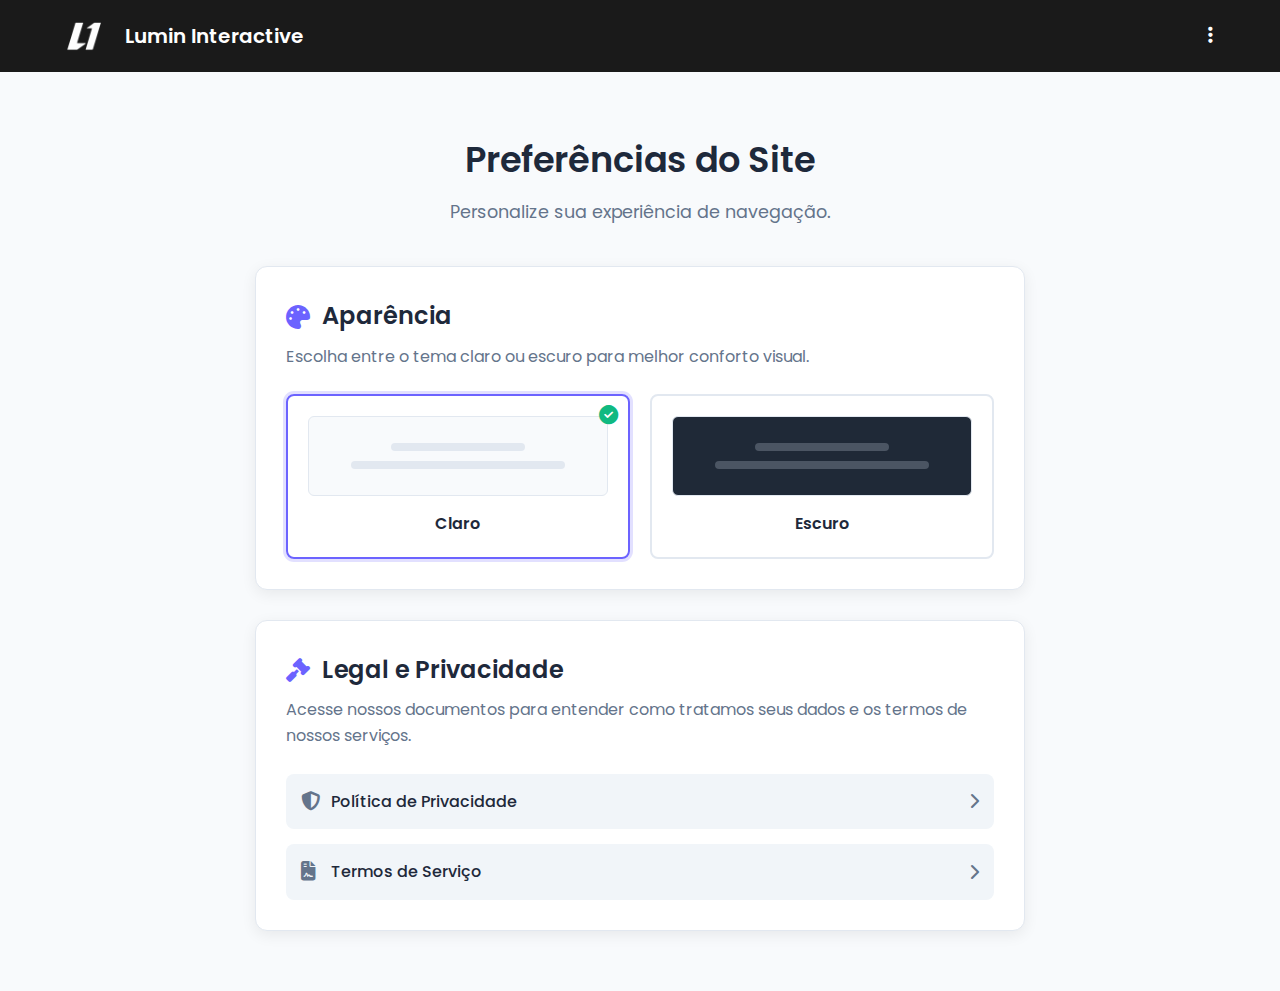
<file: public/config.html>
<!DOCTYPE html>
<html lang="pt-BR">
<head>

<!-- Google tag (gtag.js) -->
<script async src="https://www.googletagmanager.com/gtag/js?id=G-43JY2MX5EN"></script>
<script>
  window.dataLayer = window.dataLayer || [];
  function gtag(){dataLayer.push(arguments);}
  gtag('js', new Date());

  gtag('config', 'G-43JY2MX5EN');
</script>

    <!-- Metadados Essenciais -->
    <meta charset="UTF-8">
    <meta name="viewport" content="width=device-width, initial-scale=1.0">
    <title>Preferências do Site | Lumin Interactive</title>

    <!-- SEO -->
    <meta name="description" content="Ajuste as preferências de visualização e acesse nossas políticas de privacidade.">
    <meta name="robots" content="noindex, nofollow"> <!-- Impede a indexação desta página -->

    <!-- Favicons -->
    <link rel="icon" href="imagens/luminazul.webp" type="image.webp">
    <link rel="apple-touch-icon" href="imagens/luminazul.webp" sizes="180x180">

    <!-- Fontes e Ícones -->
    <link rel="preconnect" href="https://fonts.googleapis.com">
    <link rel="preconnect" href="https://fonts.gstatic.com" crossorigin>
    <link href="https://fonts.googleapis.com/css2?family=Poppins:wght@400;500;600;700&display=swap" rel="stylesheet">
    <link rel="stylesheet" href="https://cdnjs.cloudflare.com/ajax/libs/font-awesome/6.4.0/css/all.min.css">
    
    <!-- CSS da Página -->
    <link rel="stylesheet" href="css/config.css">
    <link rel="stylesheet" href="css/cookies.css">

    <!-- Script para aplicar o tema escuro antes do carregamento -->
    <script>
        (function() {
            const theme = localStorage.getItem('theme');
            if (theme === 'dark') {
                document.documentElement.classList.add('dark-mode');
            }
        })();
    </script>
</head>
<body>

    <!-- Cabeçalho Padrão (igual ao de privacidade.html) -->
    <header class="header" id="header">
        <div class="container">
            <div class="header-inner">
                <a href="index.html" class="logo">
                    <img src="imagens/logobrancalumin.webp" alt="Lumin Interactive Logo" class="logo-image" style="height: 60px;">
                    <span class="logo-text">Lumin Interactive</span>
                </a>
                
                <div class="options-menu" id="options-menu">
                    <button class="options-toggle" id="options-toggle" aria-label="Abrir menu de opções">
                        <i class="fas fa-ellipsis-v"></i>
                    </button>
                    <div class="options-dropdown">
                        <a href="index.html" class="dropdown-item"><i class="fas fa-home"></i> Voltar ao Início</a>
                    </div>
                </div>
            </div>
        </div>
    </header>
    
    <main class="settings-container">
        <div class="container">
            
            <div class="settings-header">
                <h1>Preferências do Site</h1>
                <p class="settings-subtitle">Personalize sua experiência de navegação.</p>
            </div>
            
            <div class="settings-content">
                <!-- Seção de Aparência -->
                <div class="settings-card">
                    <h2 class="section-title"><i class="fas fa-palette"></i> Aparência</h2>
                    <p class="section-description">Escolha entre o tema claro ou escuro para melhor conforto visual.</p>
                    <div class="theme-selector">
                        <!-- Opção Tema Claro -->
                        <label class="theme-option" for="theme-light">
                            <input type="radio" name="theme" id="theme-light" value="light">
                            <div class="theme-card">
                                <div class="theme-preview light-preview">
                                    <div class="preview-line-sm"></div>
                                    <div class="preview-line-lg"></div>
                                </div>
                                <span>Claro</span>
                                <i class="fas fa-check-circle checkmark"></i>
                            </div>
                        </label>
                        <!-- Opção Tema Escuro -->
                        <label class="theme-option" for="theme-dark">
                            <input type="radio" name="theme" id="theme-dark" value="dark">
                            <div class="theme-card">
                                <div class="theme-preview dark-preview">
                                      <div class="preview-line-sm"></div>
                                    <div class="preview-line-lg"></div>
                                </div>
                                <span>Escuro</span>
                                <i class="fas fa-check-circle checkmark"></i>
                            </div>
                        </label>
                    </div>
                </div>

                <!-- Seção Legal e Privacidade -->
                <div class="settings-card">
                    <h2 class="section-title"><i class="fas fa-gavel"></i> Legal e Privacidade</h2>
                    <p class="section-description">Acesse nossos documentos para entender como tratamos seus dados e os termos de nossos serviços.</p>
                    <div class="legal-links">
                        <a href="privacidade.html" class="legal-link">
                            <i class="fas fa-shield-alt"></i>
                            <span>Política de Privacidade</span>
                            <i class="fas fa-chevron-right arrow"></i>
                        </a>
                        <a href="termos.html" class="legal-link">
                            <i class="fas fa-file-contract"></i>
                            <span>Termos de Serviço</span>
                            <i class="fas fa-chevron-right arrow"></i>
                        </a>
                    </div>
                </div>
            </div>

        </div>
    </main>


       <!-- Banner de Cookies Simplificado -->
    <div id="cookie-banner-container" class="cookie-banner-container" role="dialog" aria-labelledby="cookie-title" aria-modal="true" hidden>
        <div class="cookie-banner-content">
            <div class="cookie-banner-text">
                <h2 id="cookie-title">Aviso de Cookies</h2>
                <p>
                    Nosso site usa cookies essenciais e de análise para melhorar sua experiência. Ao clicar em "Entendi", você concorda com o uso de ambos. Para mais detalhes, consulte nossa <a href="privacidade.html" target="_blank" rel="noopener noreferrer">Política de Privacidade</a>.
                </p>
            </div>
            <div class="cookie-banner-actions">
                <button id="cookie-acknowledge-btn" class="cookie-btn-primary">Entendi</button>
            </div>
        </div>
    </div>

    <script src="js/config.js" defer></script>
    <script src="js/global.js" defer></script>
    <script src="js/cookies.js" defer></script>
    
    
    <!-- REGISTRO DO SERVICE WORKER (PARA CACHE E OFFLINE) -->
    <script>
        if ('serviceWorker' in navigator) {
            window.addEventListener('load', () => {
                navigator.serviceWorker.register('/sw.js')
                    .then(registration => {
                        console.log('Service Worker registrado com sucesso:', registration.scope);
                    })
                    .catch(error => {
                        console.log('Falha ao registrar o Service Worker:', error);
                    });
            });
        }
    </script>
</body>
</html>
</file>
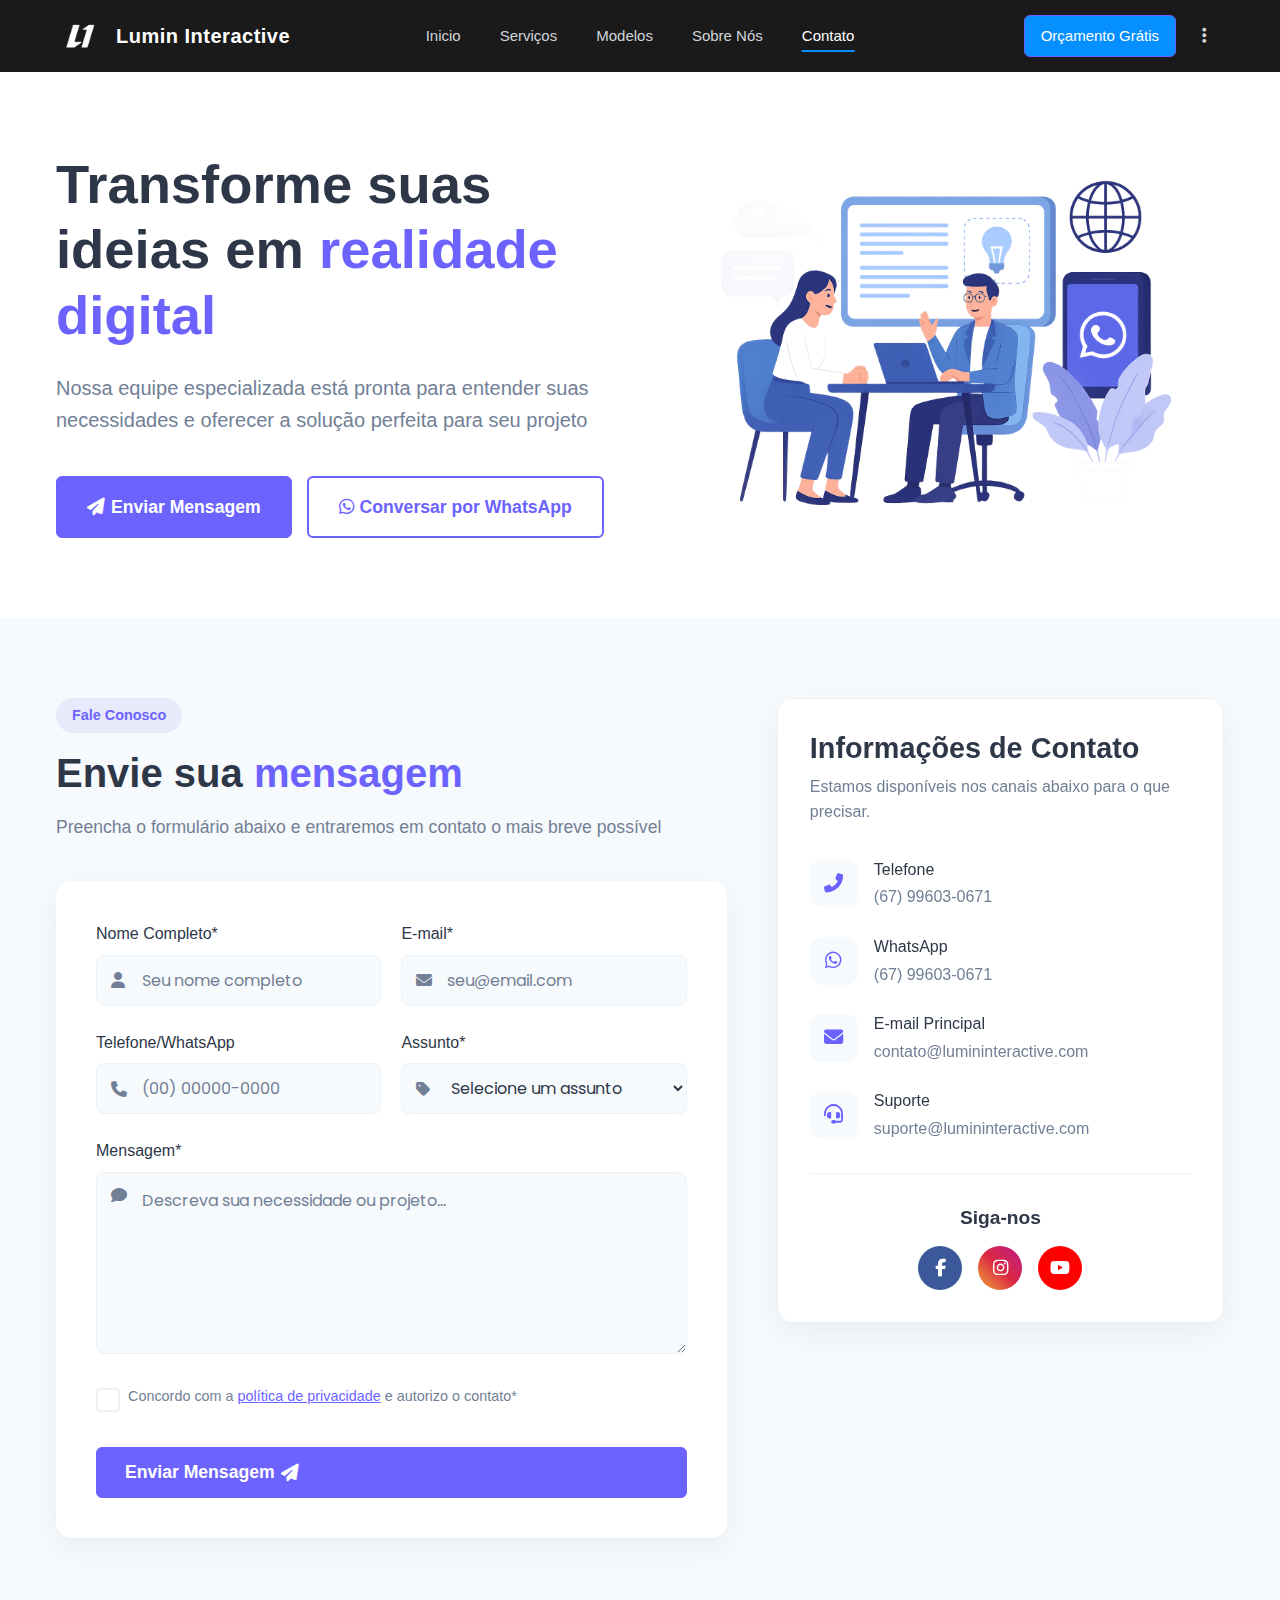
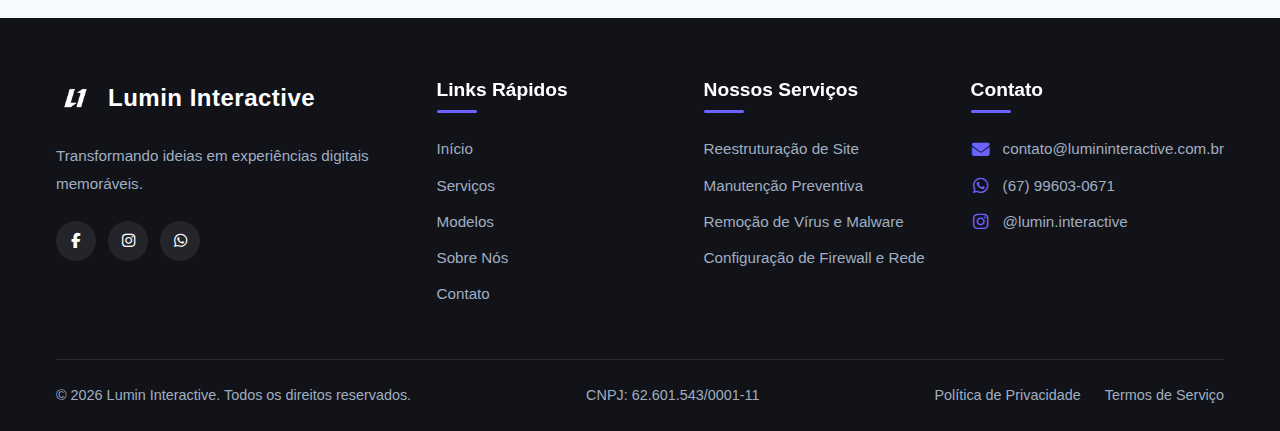
<file: public/contato.html>
<!DOCTYPE html>
<html lang="pt-BR">
<head>
    <!-- Google Consent Mode - Default Settings -->
    <script>
        window.dataLayer = window.dataLayer || [];
        function gtag() { dataLayer.push(arguments); }
        gtag('consent', 'default', {
            'ad_storage': 'denied',
            'ad_user_data': 'denied',
            'ad_personalization': 'denied',
            'analytics_storage': 'denied'
        });
    </script>

    <!-- Google tag (gtag.js) -->
    <script async src="https://www.googletagmanager.com/gtag/js?id=G-43JY2MX5EN"></script>
    <script>
      window.dataLayer = window.dataLayer || [];
      function gtag(){dataLayer.push(arguments);}
      gtag('js', new Date());

      gtag('config', 'G-43JY2MX5EN');
    </script>

    <!-- Metadados Essenciais -->
    <meta charset="UTF-8">
    <meta name="viewport" content="width=device-width, initial-scale=1.0">
    <title>Contato | Lumin Interactive</title>

    <!-- SEO -->
    <meta name="description" content="Entre em contato com a Lumin Interactive para tirar dúvidas, solicitar orçamentos ou conhecer nossos serviços de desenvolvimento web.">
    <meta name="author" content="Lumin Interactive">
    <link rel="canonical" href="https://www.lumininteractive.com.br/contato/"> <!-- URL específica da página de contato -->

    <!-- Open Graph (para Facebook, LinkedIn, WhatsApp, etc.) -->
    <meta property="og:title" content="Contato | Lumin Interactive">
    <meta property="og:description" content="Entre em contato com a Lumin Interactive para tirar dúvidas, solicitar orçamentos ou conhecer nossos serviços de desenvolvimento web.">
    <meta property="og:type" content="website">
    <meta property="og:url" content="https://www.lumininteractive.com.br/contato/"> <!-- URL específica -->
    <meta property="og:image" content="imagens/logobrancalumin.webp"> <!-- Imagem de compartilhamento -->
    <meta property="og:locale" content="pt_BR">

    <!-- Twitter Card -->
    <meta name="twitter:card" content="summary_large_image">
    <meta name="twitter:title" content="Contato | Lumin Interactive">
    <meta name="twitter:description" content="Entre em contato com a Lumin Interactive para tirar dúvidas, solicitar orçamentos ou conhecer nossos serviços de desenvolvimento web.">
    <meta name="twitter:image" content="imagens/logobrancalumin.webp"> <!-- Mesma imagem -->

    <!-- Favicons -->
    <link rel="icon" href="imagens/luminazul.webp" type="image.webp">
    <link rel="apple-touch-icon" href="imagens/luminazul.webp" sizes="180x180">

    <!-- Cor da Barra de Endereço (Mobile) -->
    <meta name="theme-color" content="#1a1a1a">

    <!-- Fontes e Ícones -->
    <link rel="preconnect" href="https://fonts.googleapis.com">
    <link rel="preconnect" href="https://fonts.gstatic.com" crossorigin>
    <link href="https://fonts.googleapis.com/css2?family=Poppins:wght@300;400;500;600;700&display=swap" rel="stylesheet">
    <link rel="stylesheet" href="https://cdnjs.cloudflare.com/ajax/libs/font-awesome/6.4.0/css/all.min.css">
    
    <!-- Seus Arquivos CSS -->
    <link rel="stylesheet" href="css/contato.css">
    <link rel="stylesheet" href="css/footer.css">
    <link rel="stylesheet" href="css/header.css"> 
    <link rel="stylesheet" href="css/cookies.css">
    
    <!-- SCRIPT ANTI-FLICKER (ESSENCIAL PARA TEMA E DADOS DO USUÁRIO) -->
    <script>
        (function() {
            // 1. Aplica o tema (Modo Escuro) antes da renderização
            const theme = localStorage.getItem('theme');
            if (theme === 'dark') {
                document.documentElement.classList.add('dark-mode');
            }

            // 2. Prepara para a atualização dos dados do usuário
            // Este estilo esconde os elementos de usuário até que o global.js os atualize.
            const style = document.createElement('style');
            style.textContent = `
                #user-avatar-header, 
                #user-shortname-header,
                .mobile-user-avatar,
                .mobile-user-toggle span {
                    visibility: hidden; /* Esconde para evitar o "flash" de conteúdo antigo */
                }
            `;
            document.head.appendChild(style);
        })(); 
    </script>

</head>
<body>
    
<header class="header" id="header">
    <div class="container">
        <div class="header-inner">
            <!-- Logo à esquerda -->
            <a href="/" class="logo" onclick="gtag('event', 'click', {'event_category': 'navigation', 'event_label': 'header_logo_contato'});">
                <img src="imagens/logobrancalumin.webp" alt="Lumin Interactive Logo" class="logo-image" style="height: 60px;">
                <span class="logo-text">Lumin Interactive</span>
            </a>

            <!-- Navegação central (visível apenas no desktop) -->
            <nav class="nav-center" id="main-nav">
                <ul class="nav-menu">
                    <li><a href="index.html" class="nav-link" onclick="gtag('event', 'click', {'event_category': 'navigation', 'event_label': 'header_nav_inicio_contato'});">Inicio</a></li>
                    <li><a href="servicos.html" class="nav-link" onclick="gtag('event', 'click', {'event_category': 'navigation', 'event_label': 'header_nav_servicos_contato'});">Serviços</a></li>
                    <li><a href="portfolio.html" class="nav-link" onclick="gtag('event', 'click', {'event_category': 'navigation', 'event_label': 'header_nav_modelos_contato'});">Modelos</a></li>
                    <li><a href="sobre.html" class="nav-link" onclick="gtag('event', 'click', {'event_category': 'navigation', 'event_label': 'header_nav_sobre_contato'});">Sobre Nós</a></li>
                    <li><a href="contato.html" class="nav-link active" onclick="gtag('event', 'click', {'event_category': 'navigation', 'event_label': 'header_nav_contato_contato'});">Contato</a></li>
                </ul>
            </nav>

            <!-- Ações e Menu à Direita (Desktop) -->
            <div class="header-right-side">
                <a href="orcamento.html" class="btn btn-primary free-quote-btn" onclick="gtag('event', 'click', {'event_category': 'cta_click', 'event_label': 'header_orcamento_gratis_contato'});">Orçamento Grátis</a>
                <div class="settings-menu" id="settings-menu">
                    <button class="settings-toggle" id="settings-toggle" aria-label="Abrir opções">
                        <i class="fas fa-ellipsis-v"></i>
                    </button>
                    <div class="settings-dropdown">
                        <a href="#" class="dropdown-item" id="dark-mode-toggle" onclick="gtag('event', 'click', {'event_category': 'ui_interaction', 'event_label': 'toggle_dark_mode_desktop_contato'});">
                            <i class="fas fa-adjust"></i>
                            <span id="dark-mode-text">Modo Escuro</span>
                        </a>
                        <a href="config.html" class="dropdown-item" onclick="gtag('event', 'click', {'event_category': 'navigation', 'event_label': 'header_configuracoes_contato'});">
                            <i class="fas fa-cog"></i>
                            <span>Configurações</span>
                        </a>
                    </div>
                </div>
            </div>

            <!-- Botão do Menu Mobile -->
            <button class="nav-toggle" aria-expanded="false" aria-controls="mobile-nav" id="mobile-toggle">
                <span class="hamburger"></span>
            </button>
        </div>
    </div>

    <!-- Menu Mobile (conteúdo) -->
    <div class="mobile-nav" id="mobile-nav">
        <div class="mobile-nav-content">
            <ul class="mobile-menu">
                <li><a href="index.html" class="mobile-link" onclick="gtag('event', 'click', {'event_category': 'navigation', 'event_label': 'mobile_nav_inicio_contato'});"><i class="fas fa-home"></i>Inicio</a></li>
                <li><a href="servicos.html" class="mobile-link" onclick="gtag('event', 'click', {'event_category': 'navigation', 'event_label': 'mobile_nav_servicos_contato'});"><i class="fas fa-briefcase"></i>Serviços</a></li>
                <li><a href="portfolio.html" class="mobile-link" onclick="gtag('event', 'click', {'event_category': 'navigation', 'event_label': 'mobile_nav_modelos_contato'});"><i class="fas fa-layer-group"></i>Modelos</a></li>
                <li><a href="sobre.html" class="mobile-link" onclick="gtag('event', 'click', {'event_category': 'navigation', 'event_label': 'mobile_nav_sobre_contato'});"><i class="fas fa-users"></i>Sobre Nós</a></li>
                <li><a href="contato.html" class="mobile-link active" onclick="gtag('event', 'click', {'event_category': 'navigation', 'event_label': 'mobile_nav_contato_contato'});"><i class="fas fa-envelope"></i>Contato</a></li>
                <li><a href="orcamento.html" class="btn btn-primary mobile-btn" onclick="gtag('event', 'click', {'event_category': 'cta_click', 'event_label': 'mobile_orcamento_gratis_contato'});">Orçamento Grátis</a></li>
            </ul>
            <div class="mobile-nav-divider"></div>
            <ul class="mobile-menu">
                <li><a href="#" class="mobile-link" id="mobile-dark-mode-toggle" onclick="gtag('event', 'click', {'event_category': 'ui_interaction', 'event_label': 'toggle_dark_mode_mobile_contato'});"><i class="fas fa-adjust"></i><span id="mobile-dark-mode-text">Modo Escuro</span></a></li>
                <li><a href="config.html" class="mobile-link" onclick="gtag('event', 'click', {'event_category': 'navigation', 'event_label': 'mobile_configuracoes_contato'});"><i class="fas fa-cog"></i>Configurações</a></li>
            </ul>
        </div>
    </div>
</header>

    <!-- Hero Section -->
    <section class="contact-hero">
        <div class="container">
            <div class="hero-content fade-in-element">
                <div class="hero-text">
                    <h1>Transforme suas ideias em <span class="highlight">realidade digital</span></h1>
                    <p class="subtitle">Nossa equipe especializada está pronta para entender suas necessidades e oferecer a solução perfeita para seu projeto</p>
                    <div class="hero-cta">
                        <a href="#contact-form" class="btn btn-primary btn-lg" onclick="gtag('event', 'click', {'event_category': 'cta_click', 'event_label': 'hero_enviar_mensagem_contato'});">
                            <i class="fas fa-paper-plane"></i> Enviar Mensagem
                        </a>
                        <a href="https://wa.me/5567996030671" target="_blank" rel="noopener noreferrer" class="btn btn-outline btn-lg" onclick="gtag('event', 'click', {'event_category': 'cta_click', 'event_label': 'hero_whatsapp_contato'});">
                            <i class="fab fa-whatsapp"></i> Conversar por WhatsApp
                        </a>
                    </div>
                </div>
                <div class="hero-image">
                    <img src="imagens/imagem-contato.webp" alt="Equipe de desenvolvimento digital" loading="lazy">
                </div>
            </div>
        </div>
    </section>

    <!-- Conteúdo Principal -->
    <main class="contact-main">
        <div class="container">
            <div class="contact-grid">
                <section class="contact-form-section fade-in-element" id="contact-form">
                    <div class="section-header">
                        <span class="section-tag">Fale Conosco</span>
                        <h2 class="section-title">Envie sua <span class="highlight">mensagem</span></h2>
                        <p class="section-subtitle">Preencha o formulário abaixo e entraremos em contato o mais breve possível</p>
                    </div>
                    <form id="contactForm" class="contact-form">
                        <div class="form-row">
                            <div class="form-group">
                                <label for="name">Nome Completo*</label>
                                <div class="input-wrapper">
                                    <i class="fas fa-user"></i>
                                    <input type="text" id="name" name="name" placeholder="Seu nome completo" required>
                                </div>
                                <span class="error-message" id="name-error"></span>
                            </div>
                            <div class="form-group">
                                <label for="email">E-mail*</label>
                                <div class="input-wrapper">
                                    <i class="fas fa-envelope"></i>
                                    <input type="email" id="email" name="email" placeholder="seu@email.com" required>
                                </div>
                                <span class="error-message" id="email-error"></span>
                            </div>
                        </div>
                        <div class="form-row">
                            <div class="form-group">
                                <label for="phone">Telefone/WhatsApp</label>
                                <div class="input-wrapper">
                                    <i class="fas fa-phone"></i>
                                    <input type="tel" id="phone" name="phone" placeholder="(00) 00000-0000">
                                </div>
                                <span class="error-message" id="phone-error"></span>
                            </div>
                            <div class="form-group">
                                <label for="subject">Assunto*</label>
                                <div class="input-wrapper">
                                    <i class="fas fa-tag"></i>
                                    <select id="subject" name="subject" required>
                                        <option value="" disabled selected>Selecione um assunto</option>
                                        <option value="orcamento">Solicitar Orçamento</option>
                                        <option value="suporte">Suporte Técnico</option>
                                        <option value="parceria">Proposta de Parceria</option>
                                        <option value="duvida">Dúvida sobre Serviços</option>
                                        <option value="outro">Outro Assunto</option>
                                    </select>
                                </div>
                                <span class="error-message" id="subject-error"></span>
                            </div>
                        </div>
                        <div class="form-group">
                            <label for="message">Mensagem*</label>
                            <div class="input-wrapper">
                                <i class="fas fa-comment"></i>
                                <textarea id="message" name="message" rows="6" placeholder="Descreva sua necessidade ou projeto..." required></textarea>
                            </div>
                            <span class="error-message" id="message-error"></span>
                        </div>
                        <div class="form-group checkbox-group">
                            <input type="checkbox" id="consent" name="consent" required>
                            <label for="consent">Concordo com a <a href="privacidade.html" class="privacy-link" onclick="gtag('event', 'click', {'event_category': 'navigation', 'event_label': 'form_politica_privacidade_contato'});">política de privacidade</a> e autorizo o contato*</label>
                        </div>
                        <span class="error-message" id="consent-error"></span>
                        <button type="submit" class="btn btn-primary submit-btn" onclick="gtag('event', 'generate_lead', {'event_category': 'lead_generation', 'event_label': 'contact_form_submit'});">
                            <span class="submit-text">Enviar Mensagem</span>
                            <span class="loading-icon"><i class="fas fa-spinner fa-spin"></i></span>
                            <i class="fas fa-paper-plane submit-icon"></i>
                        </button>
                        <div id="formSuccess" class="success-message">
                            <div class="success-icon">
                                <i class="fas fa-check-circle"></i>
                            </div>
                            <div class="success-content">
                                <h3>Tudo pronto para enviar!</h3>
                                <p>Estamos abrindo seu WhatsApp para que você possa nos enviar a mensagem.</p>
                            </div>
                        </div>
                    </form>
                </section>
                <aside class="contact-info fade-in-element">
                    <div class="info-block">
                        <h3 class="info-title">Informações de Contato</h3>
                        <p class="info-subtitle">Estamos disponíveis nos canais abaixo para o que precisar.</p>
                        
                        <div class="info-group">
                            <div class="info-item">
                                <i class="fas fa-phone-alt"></i>
                                <div class="info-text">
                                    <strong>Telefone</strong>
                                    <a href="tel:+5567996030671" onclick="gtag('event', 'click', {'event_category': 'contact', 'event_label': 'info_telefone_contato'});">(67) 99603-0671</a>
                                </div>
                            </div>
                            <div class="info-item">
                                <i class="fab fa-whatsapp"></i>
                                <div class="info-text">
                                    <strong>WhatsApp</strong>
                                    <a href="https://wa.me/5567996030671" target="_blank" rel="noopener noreferrer" onclick="gtag('event', 'click', {'event_category': 'contact', 'event_label': 'info_whatsapp_contato'});">(67) 99603-0671</a>
                                </div>
                            </div>
                            <div class="info-item">
                                <i class="fas fa-envelope"></i>
                                <div class="info-text">
                                    <strong>E-mail Principal</strong>
                                    <a href="mailto:contato@lumininteractive.com" onclick="gtag('event', 'click', {'event_category': 'contact', 'event_label': 'info_email_principal_contato'});">contato@lumininteractive.com</a>
                                </div>
                            </div>
                            <div class="info-item">
                                <i class="fas fa-headset"></i>
                                <div class="info-text">
                                    <strong>Suporte</strong>
                                    <a href="mailto:suporte@lumininteractive.com" onclick="gtag('event', 'click', {'event_category': 'contact', 'event_label': 'info_suporte_contato'});">suporte@lumininteractive.com</a>
                                </div>
                            </div>
                        </div>

                        <hr class="info-divider">

                        <h4 class="social-title">Siga-nos</h4>
                        <div class="social-links">
                            <a href="#" class="social-link facebook" aria-label="Facebook" onclick="gtag('event', 'click', {'event_category': 'social_media', 'event_label': 'social_facebook_contato'});"><i class="fab fa-facebook-f"></i></a>
                            <a href="#" class="social-link instagram" aria-label="Instagram" onclick="gtag('event', 'click', {'event_category': 'social_media', 'event_label': 'social_instagram_contato'});"><i class="fab fa-instagram"></i></a>
                            
                            <a href="#" class="social-link youtube" aria-label="YouTube" onclick="gtag('event', 'click', {'event_category': 'social_media', 'event_label': 'social_youtube_contato'});"><i class="fab fa-youtube"></i></a>
                        </div>
                    </div>
                </aside>
            </div>
        </div>
    </main>

 <!-- ================= FOOTER ================= -->
    <footer class="footer">
        <div class="container">
            <div class="footer-grid">
                <div class="footer-about">
                    <a href="index.html" class="footer-logo" onclick="gtag('event', 'click', {'event_category': 'navigation', 'event_label': 'footer_logo_contato'});">
                        <img src="imagens/logobrancalumin.webp" alt="Lumin Interactive Logo" class="footer-logo-img">
                        <span class="logo-text">Lumin Interactive</span>
                    </a>
                    <p>Transformando ideias em experiências digitais memoráveis.</p>
                    <div class="footer-social">
                        <a href="#" aria-label="Facebook" onclick="gtag('event', 'click', {'event_category': 'social_media', 'event_label': 'footer_facebook_contato'});"><i class="fab fa-facebook-f"></i></a>
                        <a href="https://www.instagram.com/lumin.interactive/" target="_blank" rel="noopener noreferrer" aria-label="Instagram" onclick="gtag('event', 'click', {'event_category': 'social_media', 'event_label': 'footer_instagram_contato'});"><i class="fab fa-instagram"></i></a>
                        <a href="https://wa.me/5567996030671" target="_blank" rel="noopener noreferrer" aria-label="WhatsApp" onclick="gtag('event', 'click', {'event_category': 'social_media', 'event_label': 'footer_whatsapp_contato'});"><i class="fab fa-whatsapp"></i></a>
                    </div>
                </div>
                <div class="footer-links">
                    <h3>Links Rápidos</h3>
                    <ul>
                        <li><a href="index.html" onclick="gtag('event', 'click', {'event_category': 'navigation', 'event_label': 'footer_nav_inicio_contato'});">Início</a></li>
                        <li><a href="servicos.html" onclick="gtag('event', 'click', {'event_category': 'navigation', 'event_label': 'footer_nav_servicos_contato'});">Serviços</a></li>
                        <li><a href="portfolio.html" onclick="gtag('event', 'click', {'event_category': 'navigation', 'event_label': 'footer_nav_modelos_contato'});">Modelos</a></li>
                        <li><a href="sobre.html" onclick="gtag('event', 'click', {'event_category': 'navigation', 'event_label': 'footer_nav_sobre_contato'});">Sobre Nós</a></li>
                        <li><a href="contato.html" onclick="gtag('event', 'click', {'event_category': 'navigation', 'event_label': 'footer_nav_contato_contato'});">Contato</a></li>
                    </ul>
                </div>
                <div class="footer-services">
                    <h3>Nossos Serviços</h3>
                    <ul>
                        <li><a href="servicos.html" onclick="gtag('event', 'click', {'event_category': 'navigation', 'event_label': 'footer_servico_reestruturacao_contato'});">Reestruturação de Site</a></li>
                        <li><a href="servicos.html" onclick="gtag('event', 'click', {'event_category': 'navigation', 'event_label': 'footer_servico_manutencao_contato'});">Manutenção Preventiva</a></li>
                        <li><a href="servicos.html" onclick="gtag('event', 'click', {'event_category': 'navigation', 'event_label': 'footer_servico_remocao_virus_contato'});">Remoção de Vírus e Malware</a></li>
                        <li><a href="servicos.html" onclick="gtag('event', 'click', {'event_category': 'navigation', 'event_label': 'footer_servico_firewall_contato'});">Configuração de Firewall e Rede</a></li>
                    </ul>
                </div>
                <div class="footer-contact">
                    <h3>Contato</h3>
                    <ul>
                        <li><i class="fas fa-envelope"></i> <a href="mailto:contato@lumininteractive.com.br" onclick="gtag('event', 'click', {'event_category': 'contact', 'event_label': 'footer_email_contato'});">contato@lumininteractive.com.br</a></li>
                        <li><i class="fab fa-whatsapp"></i> <a href="https://wa.me/5567996030671" target="_blank" rel="noopener noreferrer" onclick="gtag('event', 'click', {'event_category': 'contact', 'event_label': 'footer_whatsapp_contato_contato'});">(67) 99603-0671</a></li>
                        <li><i class="fab fa-instagram"></i> <a href="https://www.instagram.com/lumin.interactive/" target="_blank" rel="noopener noreferrer" onclick="gtag('event', 'click', {'event_category': 'contact', 'event_label': 'footer_instagram_contato_contato'});">@lumin.interactive</a></li>
                    </ul>
                </div>
            </div>
            <div class="footer-bottom">
                <p>&copy; <span id="current-year">2025</span> Lumin Interactive. Todos os direitos reservados.</p>
                <p>CNPJ: 62.601.543/0001-11</p>
                <div class="footer-legal">
                    <a href="privacidade.html" onclick="gtag('event', 'click', {'event_category': 'navigation', 'event_label': 'footer_politica_privacidade_contato'});">Política de Privacidade</a>
                    <a href="termos.html" onclick="gtag('event', 'click', {'event_category': 'navigation', 'event_label': 'footer_termos_servico_contato'});">Termos de Serviço</a>
                </div>
            </div>
        </div>
    </footer>


    <!-- Botão Voltar ao Topo -->
    <a href="#" class="back-to-top" id="back-to-top" aria-label="Voltar ao topo" onclick="gtag('event', 'click', {'event_category': 'navigation', 'event_label': 'back_to_top_contato'});">
        <i class="fas fa-arrow-up"></i>
    </a>


       <!-- Banner de Cookies Simplificado -->
    <div id="cookie-banner-container" class="cookie-banner-container" role="dialog" aria-labelledby="cookie-title" aria-modal="true" hidden>
        <div class="cookie-banner-content">
            <div class="cookie-banner-text">
                <h2 id="cookie-title">Aviso de Cookies</h2>
                <p>
                    Nosso site usa cookies essenciais e de análise para melhorar sua experiência. Ao clicar em "Entendi", você concorda com o uso de ambos. Para mais detalhes, consulte nossa <a href="privacidade.html" target="_blank" rel="noopener noreferrer">Política de Privacidade</a>.
                </p>
            </div>
            <div class="cookie-banner-actions">
                <button id="cookie-acknowledge-btn" class="cookie-btn-primary" onclick="gtag('event', 'click', {'event_category': 'cookie_consent', 'event_label': 'cookie_banner_acknowledged_contato'});">Entendi</button>
            </div>
        </div>
    </div>

    <!-- JavaScript Externo -->
    <script src="js/contato.js" defer></script>
    <script src="js/global.js" defer></script> 
    <script src="js/cookies.js" defer></script>

<!-- REGISTRO DO SERVICE WORKER (PARA CACHE E OFFLINE) -->
    <script>
        if ('serviceWorker' in navigator) {
            window.addEventListener('load', () => {
                navigator.serviceWorker.register('/sw.js')
                    .then(registration => {
                        console.log('Service Worker registrado com sucesso:', registration.scope);
                    })
                    .catch(error => {
                        console.log('Falha ao registrar o Service Worker:', error);
                    });
            });
        }
    </script>
    
</body>
</html>
</file>
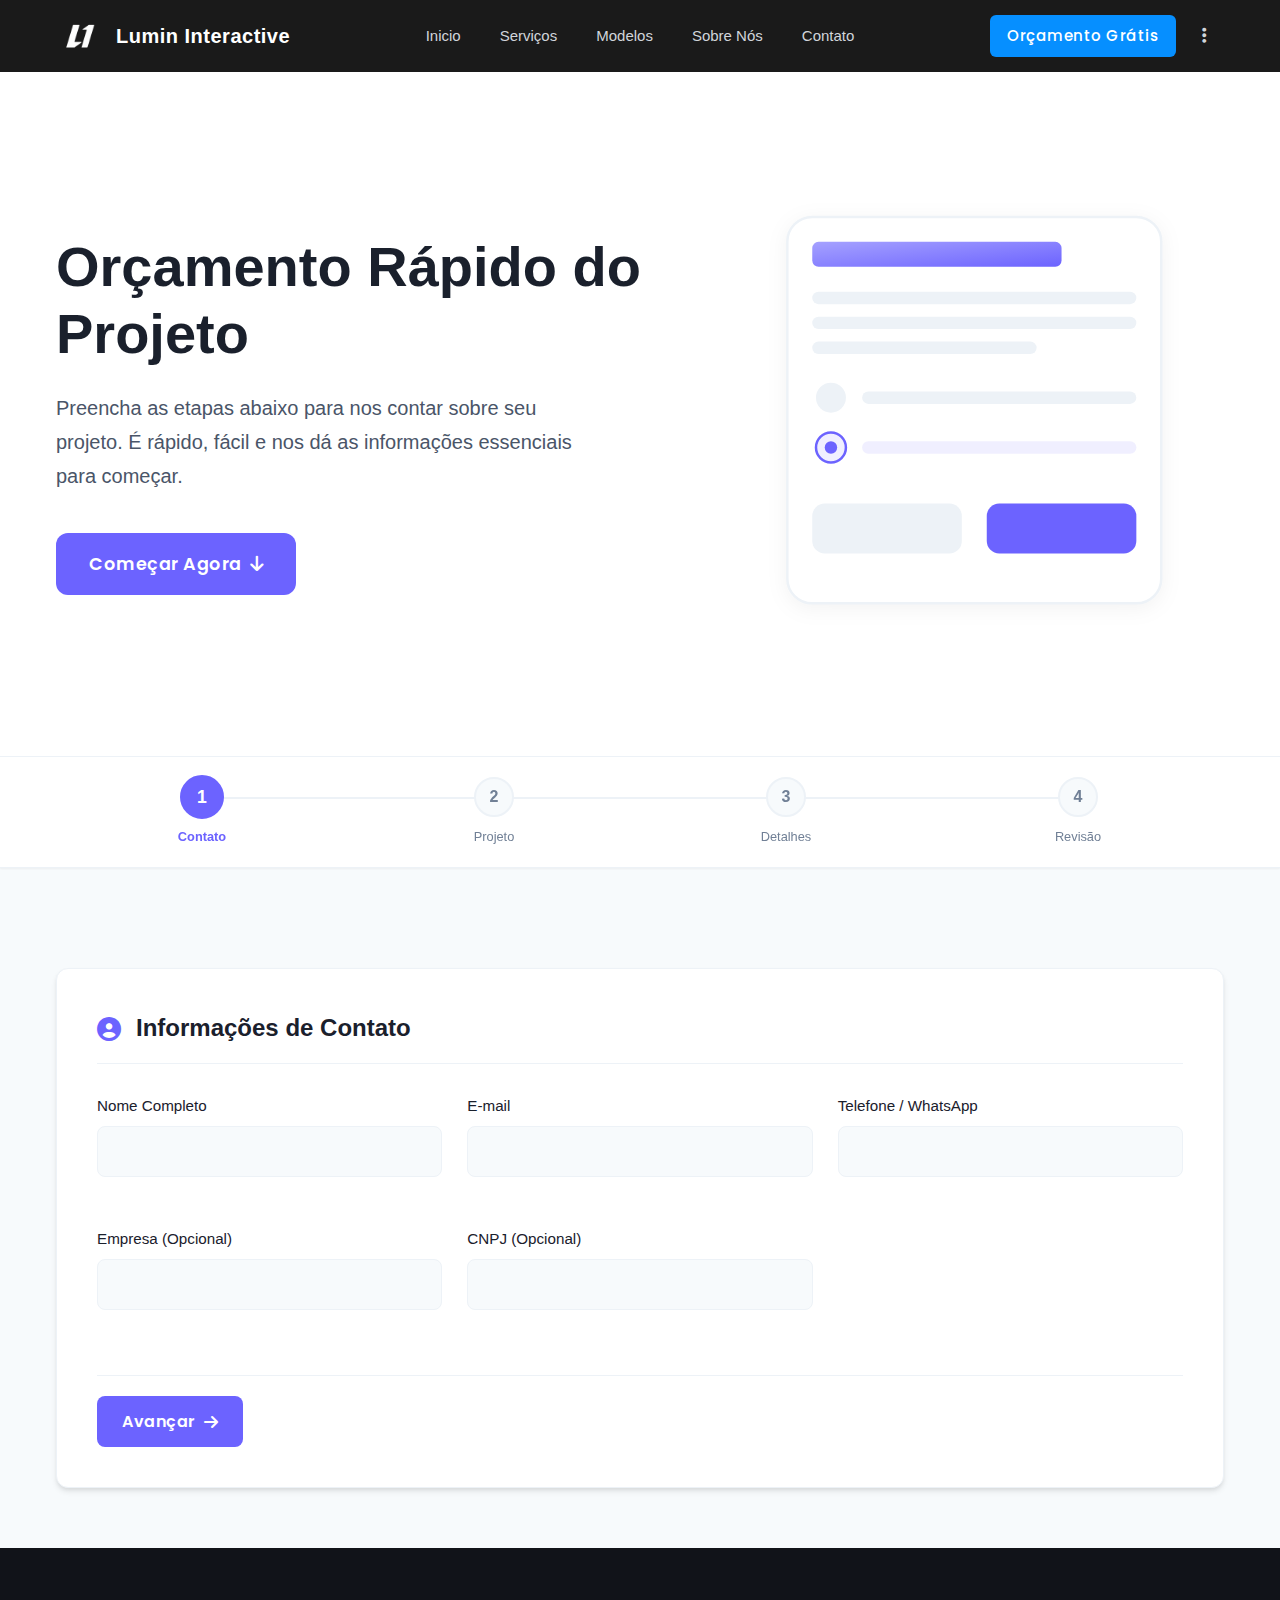
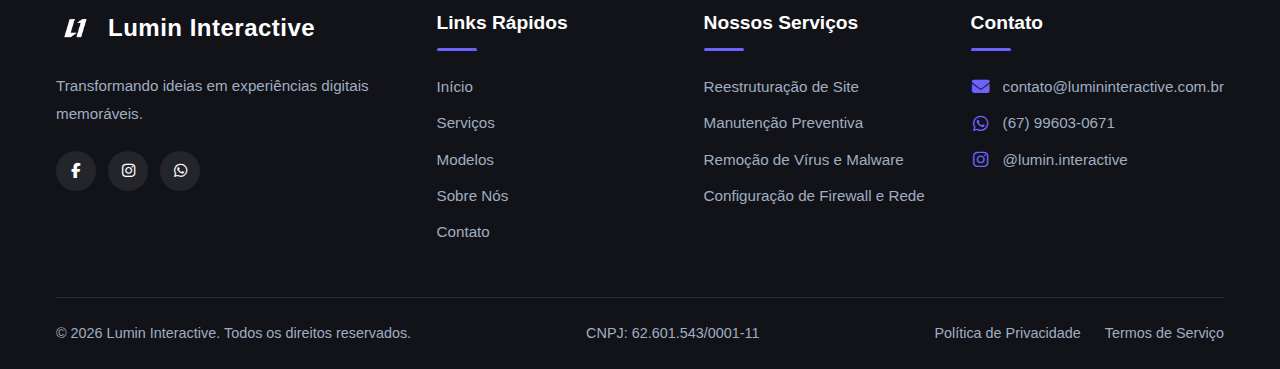
<file: public/orcamento.html>
<!DOCTYPE html>
<html lang="pt-BR">
<head>
    <!-- Google Consent Mode - Default Settings -->
    <script>
        window.dataLayer = window.dataLayer || [];
        function gtag() { dataLayer.push(arguments); }
        gtag('consent', 'default', {
            'ad_storage': 'denied',
            'ad_user_data': 'denied',
            'ad_personalization': 'denied',
            'analytics_storage': 'denied'
        });
    </script>

    <!-- Google tag (gtag.js) -->
    <script async src="https://www.googletagmanager.com/gtag/js?id=G-43JY2MX5EN"></script>
    <script>
      window.dataLayer = window.dataLayer || [];
      function gtag(){dataLayer.push(arguments);}
      gtag('js', new Date());

      gtag('config', 'G-43JY2MX5EN');
    </script>

    <!-- Metadados Essenciais -->
    <meta charset="UTF-8">
    <meta name="viewport" content="width=device-width, initial-scale=1.0">
    <title>Orçamento Rápido | Lumin Interactive</title>

    <!-- SEO -->
    <meta name="description" content="Solicite um orçamento rápido e simplificado para seu projeto. Na Lumin Interactive, oferecemos soluções digitais sob medida para o seu negócio.">
    <meta name="author" content="Lumin Interactive">
    <link rel="canonical" href="https://www.lumininteractive.com.br/orcamento/">

    <!-- Open Graph -->
    <meta property="og:title" content="Orçamento Rápido | Lumin Interactive">
    <meta property="og:description" content="Solicite um orçamento rápido e simplificado para seu projeto.">
    <meta property="og:type" content="website">
    <meta property="og:url" content="https://www.lumininteractive.com.br/orcamento/">
    <meta property="og:image" content="imagens/logobrancalumin.webp">
    <meta property="og:locale" content="pt_BR">

    <!-- Twitter Card -->
    <meta name="twitter:card" content="summary_large_image">
    <meta name="twitter:title" content="Orçamento Rápido | Lumin Interactive">
    <meta name="twitter:description" content="Solicite um orçamento rápido e simplificado para seu projeto.">
    <meta name="twitter:image" content="imagens/logobrancalumin.webp">

    <!-- Favicons -->
    <link rel="icon" href="imagens/luminazul.webp" type="image.webp">
    <link rel="apple-touch-icon" href="imagens/luminazul.webp" sizes="180x180">

    <!-- Meta Tags Visuais -->
    <meta name="theme-color" content="#1a1a1a">

    <!-- Fontes e Ícones -->
    <link rel="preconnect" href="https://fonts.googleapis.com">
    <link rel="preconnect" href="https://fonts.gstatic.com" crossorigin>
    <link href="https://fonts.googleapis.com/css2?family=Poppins:wght@300;400;500;600;700&display=swap" rel="stylesheet">
    <link rel="stylesheet" href="https://cdnjs.cloudflare.com/ajax/libs/font-awesome/6.4.0/css/all.min.css">
    
    <!-- CSS -->
    <link rel="stylesheet" href="css/orcamento.css">
    <link rel="stylesheet" href="css/footer.css">
    <link rel="stylesheet" href="css/header.css"> 
    <link rel="stylesheet" href="css/cookies.css">

    <!-- Script Anti-Flicker -->
    <script>
        (function() {
            const theme = localStorage.getItem('theme');
            if (theme === 'dark') {
                document.documentElement.classList.add('dark-mode');
            }
        })();
    </script>
</head>
<body>


<header class="header" id="header">
    <div class="container">
        <div class="header-inner">
            <!-- Logo à esquerda -->
            <a href="/" class="logo" onclick="gtag('event', 'click', {'event_category': 'navigation', 'event_label': 'header_logo_orcamento'});">
                <img src="imagens/logobrancalumin.webp" alt="Lumin Interactive Logo" class="logo-image" style="height: 60px;">
                <span class="logo-text">Lumin Interactive</span>
            </a>

            <!-- Navegação central (visível apenas no desktop) -->
            <nav class="nav-center" id="main-nav">
                <ul class="nav-menu">
                    <li><a href="index.html" class="nav-link" onclick="gtag('event', 'click', {'event_category': 'navigation', 'event_label': 'header_nav_inicio_orcamento'});">Inicio</a></li>
                    <li><a href="servicos.html" class="nav-link" onclick="gtag('event', 'click', {'event_category': 'navigation', 'event_label': 'header_nav_servicos_orcamento'});">Serviços</a></li>
                    <li><a href="portfolio.html" class="nav-link" onclick="gtag('event', 'click', {'event_category': 'navigation', 'event_label': 'header_nav_modelos_orcamento'});">Modelos</a></li>
                    <li><a href="sobre.html" class="nav-link" onclick="gtag('event', 'click', {'event_category': 'navigation', 'event_label': 'header_nav_sobre_orcamento'});">Sobre Nós</a></li>
                    <li><a href="contato.html" class="nav-link" onclick="gtag('event', 'click', {'event_category': 'navigation', 'event_label': 'header_nav_contato_orcamento'});">Contato</a></li>
                </ul>
            </nav>

            <!-- Ações e Menu à Direita (Desktop) -->
            <div class="header-right-side">
                <a href="orcamento.html" class="btn btn-primary free-quote-btn" onclick="gtag('event', 'click', {'event_category': 'cta_click', 'event_label': 'header_orcamento_gratis_orcamento_page'});">Orçamento Grátis</a>
                <div class="settings-menu" id="settings-menu">
                    <button class="settings-toggle" id="settings-toggle" aria-label="Abrir opções">
                        <i class="fas fa-ellipsis-v"></i>
                    </button>
                    <div class="settings-dropdown">
                        <a href="#" class="dropdown-item" id="dark-mode-toggle" onclick="gtag('event', 'click', {'event_category': 'ui_interaction', 'event_label': 'toggle_dark_mode_desktop_orcamento'});">
                            <i class="fas fa-adjust"></i>
                            <span id="dark-mode-text">Modo Escuro</span>
                        </a>
                        <a href="config.html" class="dropdown-item" onclick="gtag('event', 'click', {'event_category': 'navigation', 'event_label': 'header_configuracoes_orcamento'});">
                            <i class="fas fa-cog"></i>
                            <span>Configurações</span>
                        </a>
                    </div>
                </div>
            </div>

            <!-- Botão do Menu Mobile -->
            <button class="nav-toggle" aria-expanded="false" aria-controls="mobile-nav" id="mobile-toggle">
                <span class="hamburger"></span>
            </button>
        </div>
    </div>

    <!-- Menu Mobile (conteúdo) -->
    <div class="mobile-nav" id="mobile-nav">
        <div class="mobile-nav-content">
            <ul class="mobile-menu">
                <li><a href="index.html" class="mobile-link" onclick="gtag('event', 'click', {'event_category': 'navigation', 'event_label': 'mobile_nav_inicio_orcamento'});"><i class="fas fa-home"></i>Inicio</a></li>
                <li><a href="servicos.html" class="mobile-link" onclick="gtag('event', 'click', {'event_category': 'navigation', 'event_label': 'mobile_nav_servicos_orcamento'});"><i class="fas fa-briefcase"></i>Serviços</a></li>
                <li><a href="portfolio.html" class="mobile-link" onclick="gtag('event', 'click', {'event_category': 'navigation', 'event_label': 'mobile_nav_modelos_orcamento'});"><i class="fas fa-layer-group"></i>Modelos</a></li>
                <li><a href="sobre.html" class="mobile-link" onclick="gtag('event', 'click', {'event_category': 'navigation', 'event_label': 'mobile_nav_sobre_orcamento'});"><i class="fas fa-users"></i>Sobre Nós</a></li>
                <li><a href="contato.html" class="mobile-link" onclick="gtag('event', 'click', {'event_category': 'navigation', 'event_label': 'mobile_nav_contato_orcamento'});"><i class="fas fa-envelope"></i>Contato</a></li>
                <li><a href="orcamento.html" class="btn btn-primary mobile-btn" onclick="gtag('event', 'click', {'event_category': 'cta_click', 'event_label': 'mobile_orcamento_gratis_orcamento_page'});">Orçamento Grátis</a></li>
            </ul>
            <div class="mobile-nav-divider"></div>
            <ul class="mobile-menu">
                <li><a href="#" class="mobile-link" id="mobile-dark-mode-toggle" onclick="gtag('event', 'click', {'event_category': 'ui_interaction', 'event_label': 'toggle_dark_mode_mobile_orcamento'});"><i class="fas fa-adjust"></i><span id="mobile-dark-mode-text">Modo Escuro</span></a></li>
                <li><a href="config.html" class="mobile-link" onclick="gtag('event', 'click', {'event_category': 'navigation', 'event_label': 'mobile_configuracoes_orcamento'});"><i class="fas fa-cog"></i>Configurações</a></li>
            </ul>
        </div>
    </div>
</header>

    <!-- ================= MAIN ================= -->
    <main>
        <!-- Hero Section -->
        <section class="hero-section fade-in-element">
            <div class="container hero-container">
                <div class="hero-content">
                    <h1><span class="highlight">Orçamento Rápido</span> do Projeto</h1>
                    <p>Preencha as etapas abaixo para nos contar sobre seu projeto. É rápido, fácil e nos dá as informações essenciais para começar.</p>
                    <a href="#budgetForm" class="btn btn-primary hero-cta" onclick="gtag('event', 'click', {'event_category': 'cta_click', 'event_label': 'hero_comecar_agora_orcamento'});">Começar Agora <i class="fas fa-arrow-down"></i></a>
                </div>
                <div class="hero-image">
                    <svg width="100%" height="100%" viewBox="0 0 400 350" xmlns="http://www.w3.org/2000/svg" preserveAspectRatio="xMidYMid meet">
                        <defs>
                            <linearGradient id="grad1" x1="0%" y1="0%" x2="100%" y2="100%">
                                <stop offset="0%" style="stop-color:var(--primary-light);stop-opacity:1" />
                                <stop offset="100%" style="stop-color:var(--primary);stop-opacity:1" />
                            </linearGradient>
                        </defs>
                        <g>
                            <rect x="50" y="20" width="300" height="310" rx="20" ry="20" fill="var(--surface-primary)" stroke="var(--border-primary)" stroke-width="2"/>
                            
                            <rect x="70" y="40" width="200" height="20" rx="5" ry="5" fill="url(#grad1)"/>
                            
                            <rect x="70" y="80" width="260" height="10" rx="5" ry="5" fill="var(--border-primary)"/>
                            <rect x="70" y="100" width="260" height="10" rx="5" ry="5" fill="var(--border-primary)"/>
                            <rect x="70" y="120" width="180" height="10" rx="5" ry="5" fill="var(--border-primary)"/>
                            
                            <circle cx="85" cy="165" r="12" fill="var(--border-primary)"/>
                            <rect x="110" y="160" width="220" height="10" rx="5" ry="5" fill="var(--border-primary)"/>
                            
                            <circle cx="85" cy="205" r="12" fill="var(--primary-light-rgba)" stroke="var(--primary)" stroke-width="2"/>
                            <circle cx="85" cy="205" r="5" fill="var(--primary)"/>
                            <rect x="110" y="200" width="220" height="10" rx="5" ry="5" fill="var(--primary-light-rgba)"/>
                            
                            <rect x="70" y="250" width="120" height="40" rx="10" ry="10" fill="var(--border-primary)"/>
                            <rect x="210" y="250" width="120" height="40" rx="10" ry="10" fill="var(--primary)"/>
                        </g>
                    </svg>
                </div>
            </div>
        </section>

        <!-- Progress Steps -->
        <section class="progress-steps fade-in-element">
            <div class="container">
                <div class="steps-container">
                    <div class="step active" data-step="1"><div class="step-number">1</div><div class="step-text">Contato</div></div>
                    <div class="step" data-step="2"><div class="step-number">2</div><div class="step-text">Projeto</div></div>
                    <div class="step" data-step="3"><div class="step-number">3</div><div class="step-text">Detalhes</div></div>
                    <div class="step" data-step="4"><div class="step-number">4</div><div class="step-text">Revisão</div></div>
                </div>
            </div>
        </section>

        <!-- Form Section -->
        <section class="form-section fade-in-element">
            <div class="container">
                <form id="budgetForm" novalidate>
                    
                    <!-- Etapa 1: Informações de Contato -->
                    <div class="form-step active" data-step="1">
                        <h2><i class="fas fa-user-circle"></i>Informações de Contato</h2>
                        <div class="form-grid">
                            <div class="form-group">
                                <label for="fullName">Nome Completo</label>
                                <input type="text" id="fullName" name="fullName" required>
                            </div>
                            <div class="form-group">
                                <label for="email">E-mail</label>
                                <input type="email" id="email" name="email" required>
                            </div>
                            <div class="form-group">
                                <label for="phone">Telefone / WhatsApp</label>
                                <input type="tel" id="phone" name="phone" required>
                            </div>
                            <div class="form-group">
                                <label for="company">Empresa (Opcional)</label>
                                <input type="text" id="company" name="company">
                            </div>
                             <div class="form-group">
                                <label for="cnpj">CNPJ (Opcional)</label>
                                <input type="text" id="cnpj" name="cnpj">
                            </div>
                        </div>
                        <div class="form-actions">
                            <button type="button" class="btn btn-primary btn-next" data-next="2" onclick="gtag('event', 'click', {'event_category': 'form_interaction', 'event_label': 'form_step1_next'});">Avançar <i class="fas fa-arrow-right"></i></button>
                            <button type="button" class="btn btn-primary btn-back-review" data-goto="4" onclick="gtag('event', 'click', {'event_category': 'form_interaction', 'event_label': 'form_step1_back_to_review'});">Voltar para Revisão</button>
                        </div>
                    </div>

                    <!-- Etapa 2: Sobre o Projeto -->
                    <div class="form-step" data-step="2">
                        <h2><i class="fas fa-lightbulb"></i>Sobre o Projeto</h2>
                        <div class="form-group">
                            <label for="projectName">Que tipo de projeto você precisa?</label>
                            <input type="text" id="projectName" name="projectName" placeholder="Ex: Site Institucional, Loja Virtual, Landing Page" required>
                        </div>
                        <div class="form-group">
                            <label for="projectDescription">Descreva brevemente o seu projeto</label>
                            <textarea id="projectDescription" name="projectDescription" placeholder="Fale sobre seu negócio, seus objetivos e o que espera do projeto." required></textarea>
                        </div>
                        <div class="form-group">
                            <label for="mainAction">Qual é a principal ação que você quer que o usuário realize?</label>
                            <select id="mainAction" name="mainAction" required>
                                <option value="" disabled selected>Selecione uma opção</option>
                                <option value="Entrar em contato / Pedir orçamento">Entrar em contato / Pedir orçamento</option>
                                <option value="Comprar um produto">Comprar um produto</option>
                                <option value="Agendar um serviço">Agendar um serviço</option>
                                <option value="Se inscrever em uma newsletter">Se inscrever em uma newsletter</option>
                                <option value="Outro">Outro</option>
                            </select>
                        </div>
                        <div class="form-actions">
                            <button type="button" class="btn btn-secondary btn-prev" data-prev="1" onclick="gtag('event', 'click', {'event_category': 'form_interaction', 'event_label': 'form_step2_prev'});"><i class="fas fa-arrow-left"></i> Voltar</button>
                            <button type="button" class="btn btn-primary btn-next" data-next="3" onclick="gtag('event', 'click', {'event_category': 'form_interaction', 'event_label': 'form_step2_next'});">Avançar <i class="fas fa-arrow-right"></i></button>
                            <button type="button" class="btn btn-primary btn-back-review" data-goto="4" onclick="gtag('event', 'click', {'event_category': 'form_interaction', 'event_label': 'form_step2_back_to_review'});">Voltar para Revisão</button>
                        </div>
                    </div>

                    <!-- Etapa 3: Detalhes e Referências -->
                    <div class="form-step" data-step="3">
                        <h2><i class="fas fa-cogs"></i>Detalhes e Referências</h2>
                        <div class="form-group">
                            <label>Você já possui um site?</label>
                            <div class="radio-group">
                                <label><input type="radio" name="hasWebsite" value="Sim"><span>Sim</span></label>
                                <label><input type="radio" name="hasWebsite" value="Não" checked><span>Não</span></label>
                            </div>
                        </div>
                        <div class="conditional" data-condition="hasWebsite" data-value="Sim">
                            <div class="form-group">
                                <label for="websiteUrl">Qual o link do seu site atual?</label>
                                <input type="url" id="websiteUrl" name="websiteUrl" placeholder="https://www.seusite.com.br">
                            </div>
                        </div>
                        <div class="form-group">
                            <label for="likedSites">Cite alguns sites que você gosta (referências de design ou funcionalidade)</label>
                            <textarea id="likedSites" name="likedSites" placeholder="Cole os links aqui."></textarea>
                        </div>
                        <div class="form-group">
                            <label for="features">Existe alguma funcionalidade essencial que seu projeto precisa ter?</label>
                            <textarea id="features" name="features" placeholder="Ex: Integração com sistema de pagamentos, blog, área de membros, etc."></textarea>
                        </div>
                        <div class="form-group">
                            <label for="deliveryDeadline">Qual é o prazo ideal para a entrega?</label>
                            <select id="deliveryDeadline" name="deliveryDeadline">
                                <option value="" disabled selected>Selecione o prazo</option>
                                <option value="Urgente (1-2 semanas)">Urgente (1-2 semanas)</option>
                                <option value="Padrão (3-4 semanas)">Padrão (3-4 semanas)</option>
                                <option value="Flexível (Acima de 1 mês)">Flexível (Acima de 1 mês)</option>
                                <option value="Ainda estou planejando">Ainda estou planejando</option>
                            </select>
                        </div>
                        <div class="form-group">
                            <label>Desejam agendar uma reunião conosco para falar sobre o projeto?</label>
                             <div class="radio-group">
                                <label><input type="radio" name="scheduleMeeting" value="Sim, gostaria de agendar"><span>Sim, gostaria de agendar</span></label>
                                <label><input type="radio" name="scheduleMeeting" value="Não, prefiro contato por texto" checked><span>Não, prefiro contato por texto</span></label>
                            </div>
                        </div>
                        <div class="form-group">
                            <label for="estimatedBudget">Qual sua faixa de orçamento para este projeto?</label>
                            <select id="estimatedBudget" name="estimatedBudget" required>
                                <option value="" disabled selected>Selecione uma faixa de valor</option>
                                <option value="Até R$1.000">Até R$1.000</option>
                                <option value="R$1.000 - R$2.500">R$1.000 - R$2.500</option>
                                <option value="R$2.500 - R$5.000">R$2.500 - R$5.000</option>
                                <option value="Acima de R$5.000">Acima de R$5.000</option>
                                <option value="Prefiro não informar">Prefiro não informar</option>
                            </select>
                        </div>
                        <div class="form-actions">
                            <button type="button" class="btn btn-secondary btn-prev" data-prev="2" onclick="gtag('event', 'click', {'event_category': 'form_interaction', 'event_label': 'form_step3_prev'});"><i class="fas fa-arrow-left"></i> Voltar</button>
                            <button type="button" class="btn btn-primary btn-next" data-next="4" onclick="gtag('event', 'click', {'event_category': 'form_interaction', 'event_label': 'form_step3_next_review'});">Revisar Informações <i class="fas fa-check"></i></button>
                             <button type="button" class="btn btn-primary btn-back-review" data-goto="4" onclick="gtag('event', 'click', {'event_category': 'form_interaction', 'event_label': 'form_step3_back_to_review'});">Voltar para Revisão</button>
                        </div>
                    </div>
                    
                    <!-- Etapa 4: Revisão e Envio -->
                    <div class="form-step" data-step="4">
                        <h2><i class="fas fa-clipboard-check"></i>Revisão e Envio</h2>
                        <div class="review-container">
                            <div class="review-header">
                                <h3>Confira se todas as informações estão corretas.</h3>
                                <p>Você pode editar qualquer seção antes de enviar.</p>
                            </div>

                            <div class="review-section">
                                <div class="review-section-header">
                                    <h4><i class="fas fa-user-circle"></i>Contato</h4>
                                    <button class="btn-edit" data-goto="1" onclick="gtag('event', 'click', {'event_category': 'form_interaction', 'event_label': 'form_review_edit_contato'});"><i class="fas fa-pen"></i> Editar</button>
                                </div>
                                <div class="review-content" id="review-contact-info"></div>
                            </div>

                            <div class="review-section">
                                <div class="review-section-header">
                                    <h4><i class="fas fa-lightbulb"></i>Projeto</h4>
                                    <button class="btn-edit" data-goto="2" onclick="gtag('event', 'click', {'event_category': 'form_interaction', 'event_label': 'form_review_edit_projeto'});"><i class="fas fa-pen"></i> Editar</button>
                                </div>
                                <div class="review-content" id="review-project-info"></div>
                            </div>

                            <div class="review-section">
                                <div class="review-section-header">
                                    <h4><i class="fas fa-cogs"></i>Detalhes</h4>
                                    <button class="btn-edit" data-goto="3" onclick="gtag('event', 'click', {'event_category': 'form_interaction', 'event_label': 'form_review_edit_detalhes'});"><i class="fas fa-pen"></i> Editar</button>
                                </div>
                                <div class="review-content" id="review-details-info"></div>
                            </div>

                            <div class="terms-group">
                                <label>
                                    <input type="checkbox" id="terms" name="terms" required>
                                    <span>Estou ciente de que este é um pedido de orçamento e não um contrato fechado.</span>
                                </label>
                            </div>
                        </div>

                        <div class="form-actions">
                            <button type="button" class="btn btn-secondary btn-prev" data-prev="3" onclick="gtag('event', 'click', {'event_category': 'form_interaction', 'event_label': 'form_step4_review_prev'});"><i class="fas fa-arrow-left"></i> Voltar</button>
                            <button type="submit" class="btn btn-primary btn-submit" onclick="gtag('event', 'generate_lead', {'event_category': 'lead_generation', 'event_label': 'orcamento_form_submit'});">
                                <i class="fab fa-whatsapp"></i> Enviar Pedido de Orçamento
                            </button>
                        </div>
                    </div>
                </form>
            </div>
        </section>
    </main>

 <!-- ================= FOOTER ================= -->
    <footer class="footer">
        <div class="container">
            <div class="footer-grid">
                <div class="footer-about">
                    <a href="index.html" class="footer-logo" onclick="gtag('event', 'click', {'event_category': 'navigation', 'event_label': 'footer_logo_orcamento'});">
                        <img src="imagens/logobrancalumin.webp" alt="Lumin Interactive Logo" class="footer-logo-img">
                        <span class="logo-text">Lumin Interactive</span>
                    </a>
                    <p>Transformando ideias em experiências digitais memoráveis.</p>
                    <div class="footer-social">
                        <a href="#" aria-label="Facebook" onclick="gtag('event', 'click', {'event_category': 'social_media', 'event_label': 'footer_facebook_orcamento'});"><i class="fab fa-facebook-f"></i></a>
                        <a href="https://www.instagram.com/lumin.interactive/" target="_blank" rel="noopener noreferrer" aria-label="Instagram" onclick="gtag('event', 'click', {'event_category': 'social_media', 'event_label': 'footer_instagram_orcamento'});"><i class="fab fa-instagram"></i></a>
                        <a href="https://wa.me/5567996030671" target="_blank" rel="noopener noreferrer" aria-label="WhatsApp" onclick="gtag('event', 'click', {'event_category': 'social_media', 'event_label': 'footer_whatsapp_orcamento'});"><i class="fab fa-whatsapp"></i></a>
                    </div>
                </div>
                <div class="footer-links">
                    <h3>Links Rápidos</h3>
                    <ul>
                        <li><a href="index.html" onclick="gtag('event', 'click', {'event_category': 'navigation', 'event_label': 'footer_nav_inicio_orcamento'});">Início</a></li>
                        <li><a href="servicos.html" onclick="gtag('event', 'click', {'event_category': 'navigation', 'event_label': 'footer_nav_servicos_orcamento'});">Serviços</a></li>
                        <li><a href="portfolio.html" onclick="gtag('event', 'click', {'event_category': 'navigation', 'event_label': 'footer_nav_modelos_orcamento'});">Modelos</a></li>
                        <li><a href="sobre.html" onclick="gtag('event', 'click', {'event_category': 'navigation', 'event_label': 'footer_nav_sobre_orcamento'});">Sobre Nós</a></li>
                        <li><a href="contato.html" onclick="gtag('event', 'click', {'event_category': 'navigation', 'event_label': 'footer_nav_contato_orcamento'});">Contato</a></li>
                    </ul>
                </div>
                <div class="footer-services">
                    <h3>Nossos Serviços</h3>
                    <ul>
                        <li><a href="servicos.html" onclick="gtag('event', 'click', {'event_category': 'navigation', 'event_label': 'footer_servico_reestruturacao_orcamento'});">Reestruturação de Site</a></li>
                        <li><a href="servicos.html" onclick="gtag('event', 'click', {'event_category': 'navigation', 'event_label': 'footer_servico_manutencao_orcamento'});">Manutenção Preventiva</a></li>
                        <li><a href="servicos.html" onclick="gtag('event', 'click', {'event_category': 'navigation', 'event_label': 'footer_servico_remocao_virus_orcamento'});">Remoção de Vírus e Malware</a></li>
                        <li><a href="servicos.html" onclick="gtag('event', 'click', {'event_category': 'navigation', 'event_label': 'footer_servico_firewall_orcamento'});">Configuração de Firewall e Rede</a></li>
                    </ul>
                </div>
                <div class="footer-contact">
                    <h3>Contato</h3>
                    <ul>
                        <li><i class="fas fa-envelope"></i> <a href="mailto:contato@lumininteractive.com.br" onclick="gtag('event', 'click', {'event_category': 'contact', 'event_label': 'footer_email_orcamento'});">contato@lumininteractive.com.br</a></li>
                        <li><i class="fab fa-whatsapp"></i> <a href="https://wa.me/5567996030671" target="_blank" rel="noopener noreferrer" onclick="gtag('event', 'click', {'event_category': 'contact', 'event_label': 'footer_whatsapp_contato_orcamento'});">(67) 99603-0671</a></li>
                        <li><i class="fab fa-instagram"></i> <a href="https://www.instagram.com/lumin.interactive/" target="_blank" rel="noopener noreferrer" onclick="gtag('event', 'click', {'event_category': 'contact', 'event_label': 'footer_instagram_contato_orcamento'});">@lumin.interactive</a></li>
                    </ul>
                </div>
            </div>
            <div class="footer-bottom">
                <p>&copy; <span id="current-year">2025</span> Lumin Interactive. Todos os direitos reservados.</p>
                <p>CNPJ: 62.601.543/0001-11</p>
                <div class="footer-legal">
                    <a href="privacidade.html" onclick="gtag('event', 'click', {'event_category': 'navigation', 'event_label': 'footer_politica_privacidade_orcamento'});">Política de Privacidade</a>
                    <a href="termos.html" onclick="gtag('event', 'click', {'event_category': 'navigation', 'event_label': 'footer_termos_servico_orcamento'});">Termos de Serviço</a>
                </div>
            </div>
        </div>
    </footer>


    <!-- Back To Top -->
    <a href="#" class="back-to-top" id="backToTop" aria-label="Voltar ao topo" onclick="gtag('event', 'click', {'event_category': 'navigation', 'event_label': 'back_to_top_orcamento'});"><i class="fas fa-arrow-up"></i></a>
    
       <!-- Banner de Cookies Simplificado -->
    <div id="cookie-banner-container" class="cookie-banner-container" role="dialog" aria-labelledby="cookie-title" aria-modal="true" hidden>
        <div class="cookie-banner-content">
            <div class="cookie-banner-text">
                <h2 id="cookie-title">Aviso de Cookies</h2>
                <p>
                    Nosso site usa cookies essenciais e de análise para melhorar sua experiência. Ao clicar em "Entendi", você concorda com o uso de ambos. Para mais detalhes, consulte nossa <a href="privacidade.html" target="_blank" rel="noopener noreferrer">Política de Privacidade</a>.
                </p>
            </div>
            <div class="cookie-banner-actions">
                <button id="cookie-acknowledge-btn" class="cookie-btn-primary" onclick="gtag('event', 'click', {'event_category': 'cookie_consent', 'event_label': 'cookie_banner_acknowledged_orcamento'});">Entendi</button>
            </div>
        </div>
    </div>
    
    <!-- Scripts -->
    <script src="js/orcamento.js" defer></script>
    <script src="js/global.js" defer></script> 
    <script src="js/cookies.js" defer></script>

     <!-- REGISTRO DO SERVICE WORKER (PARA CACHE E OFFLINE) -->
    <script>
        if ('serviceWorker' in navigator) {
            window.addEventListener('load', () => {
                navigator.serviceWorker.register('/sw.js')
                    .then(registration => {
                        console.log('Service Worker registrado com sucesso:', registration.scope);
                    })
                    .catch(error => {
                        console.log('Falha ao registrar o Service Worker:', error);
                    });
            });
        }
    </script>
</body>
</html>
</file>
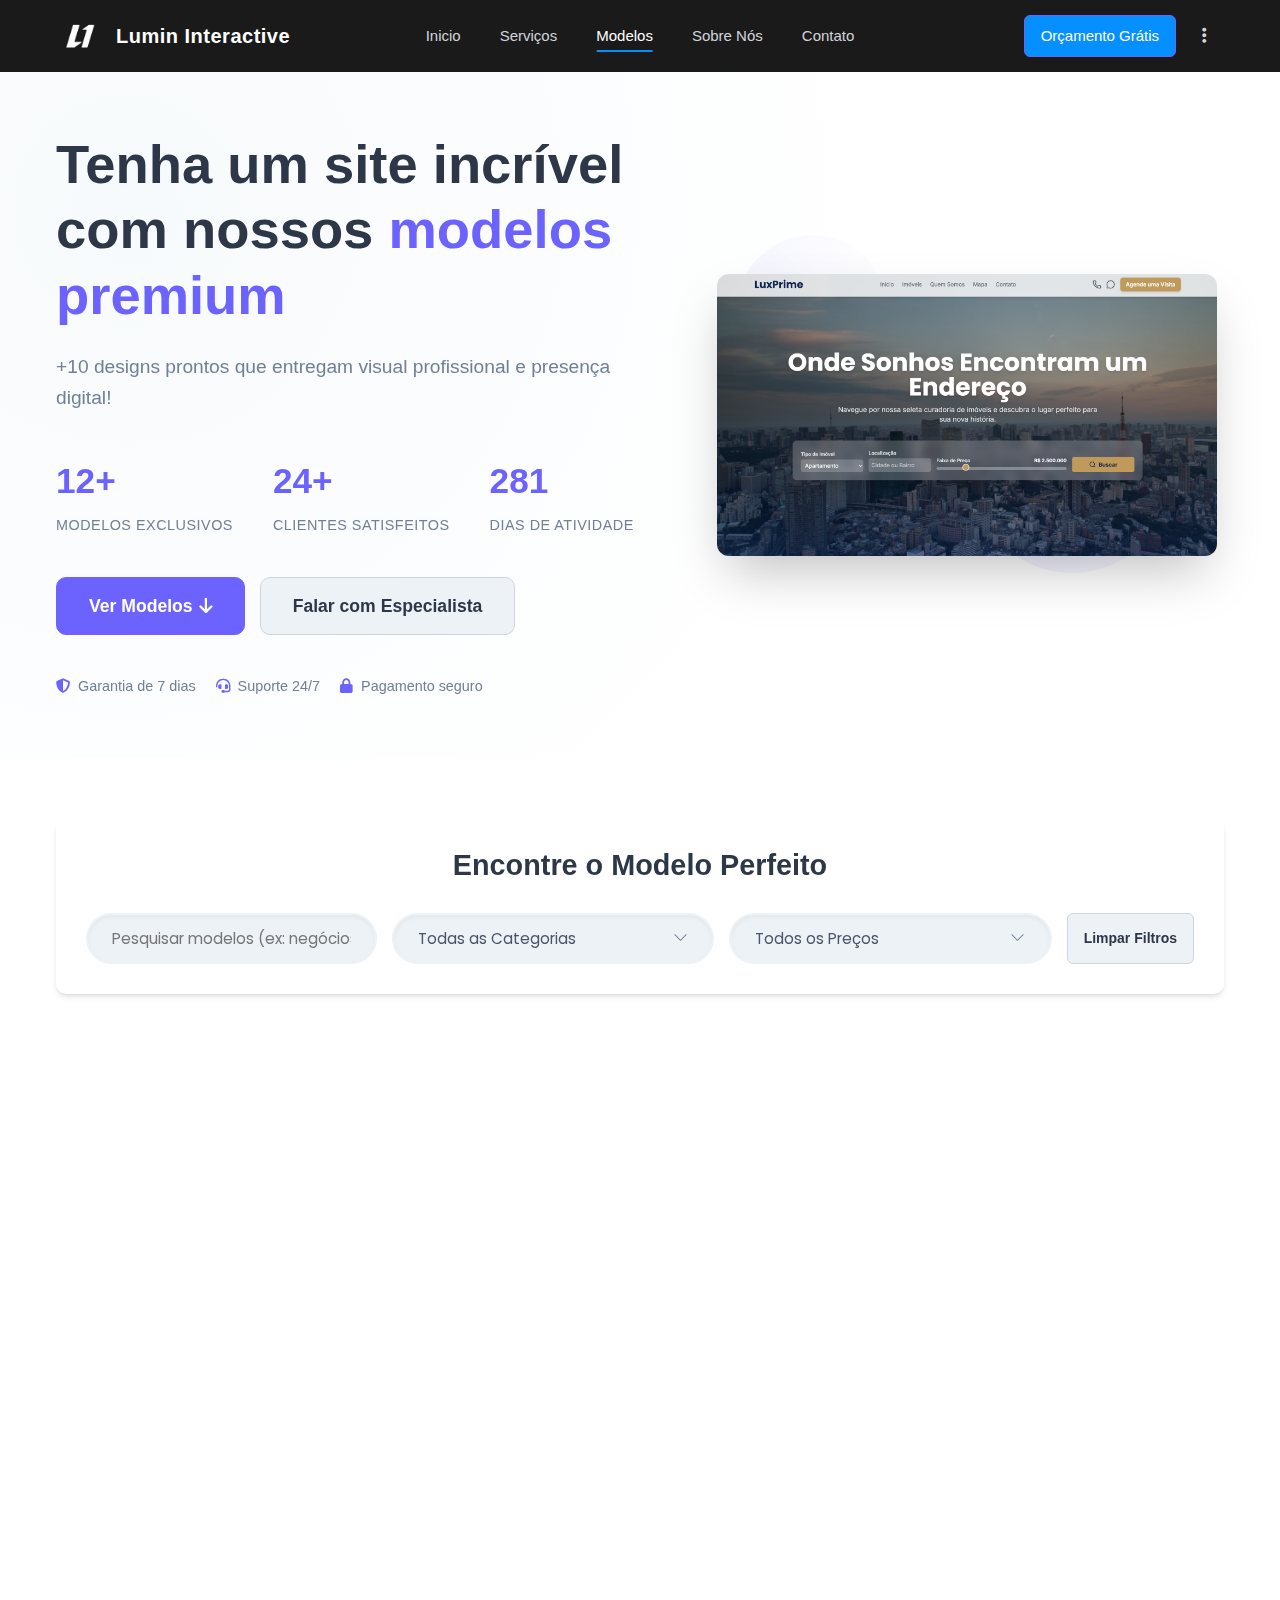
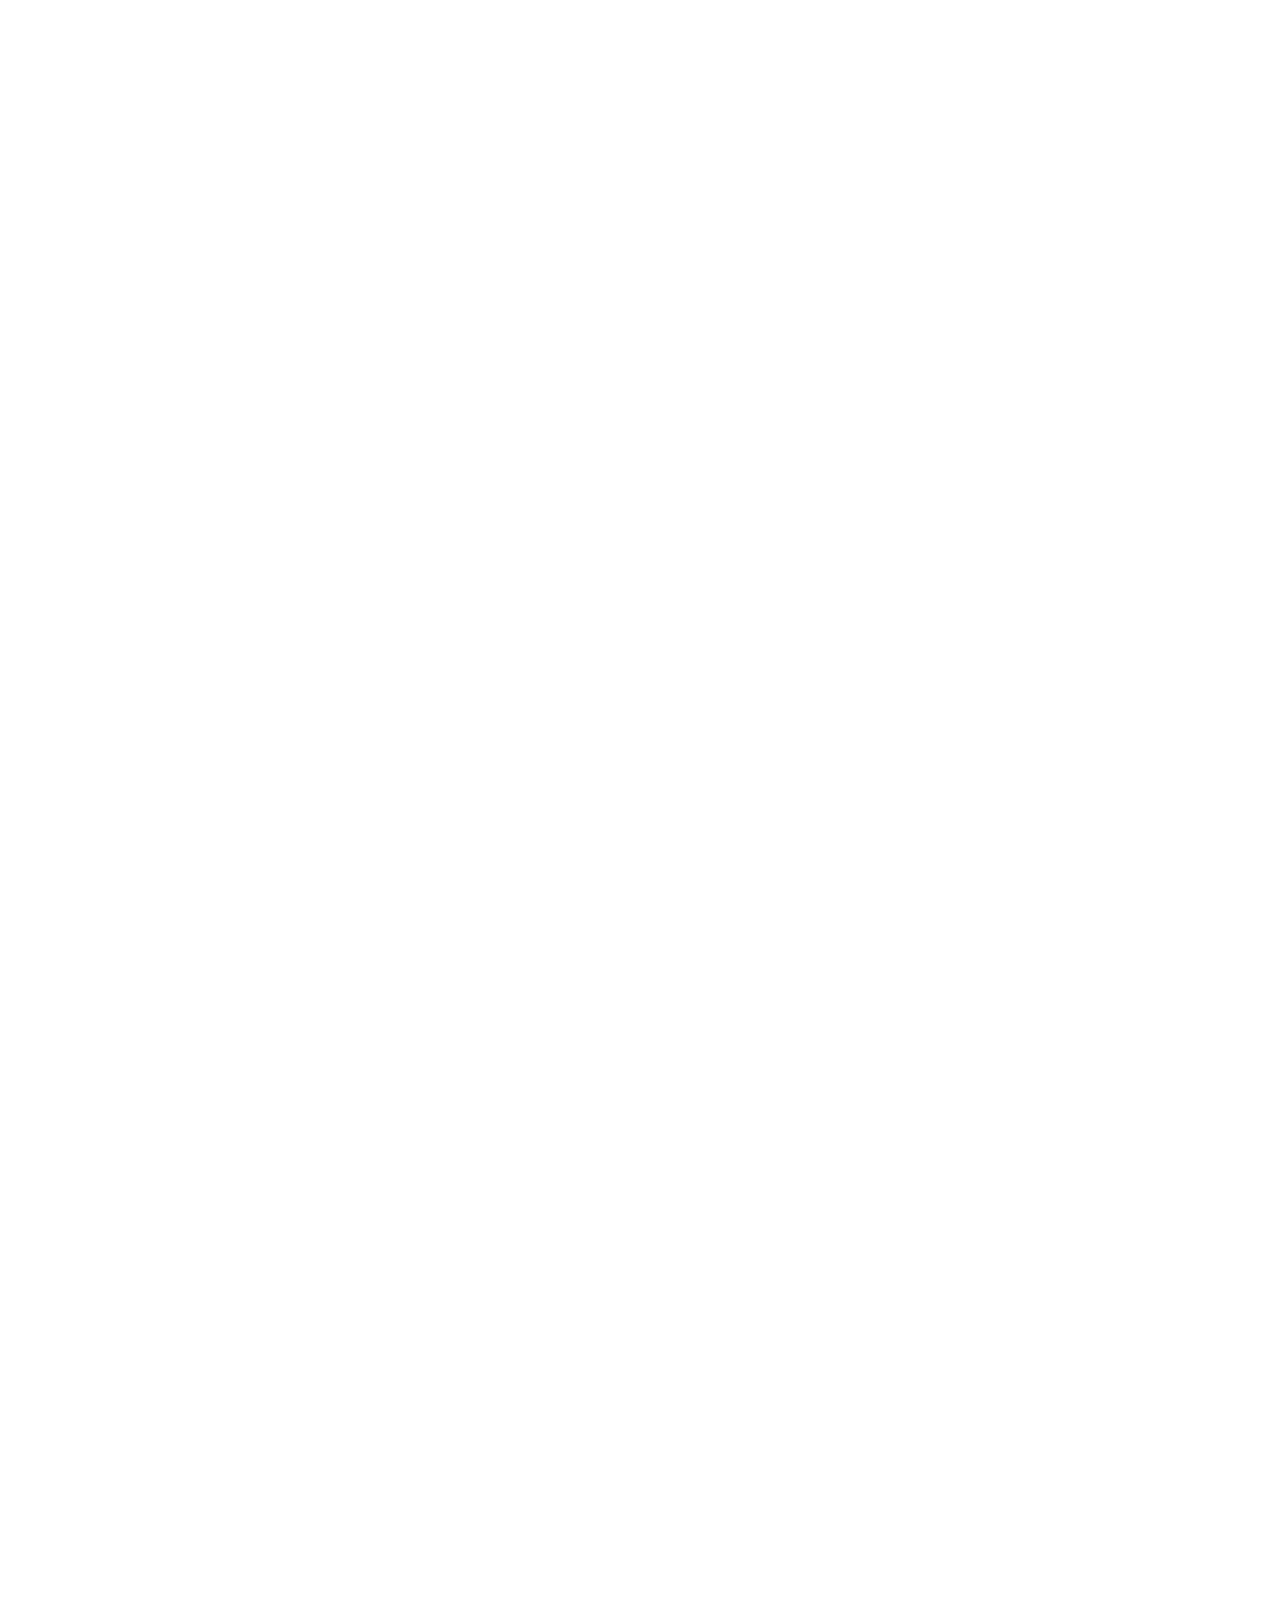
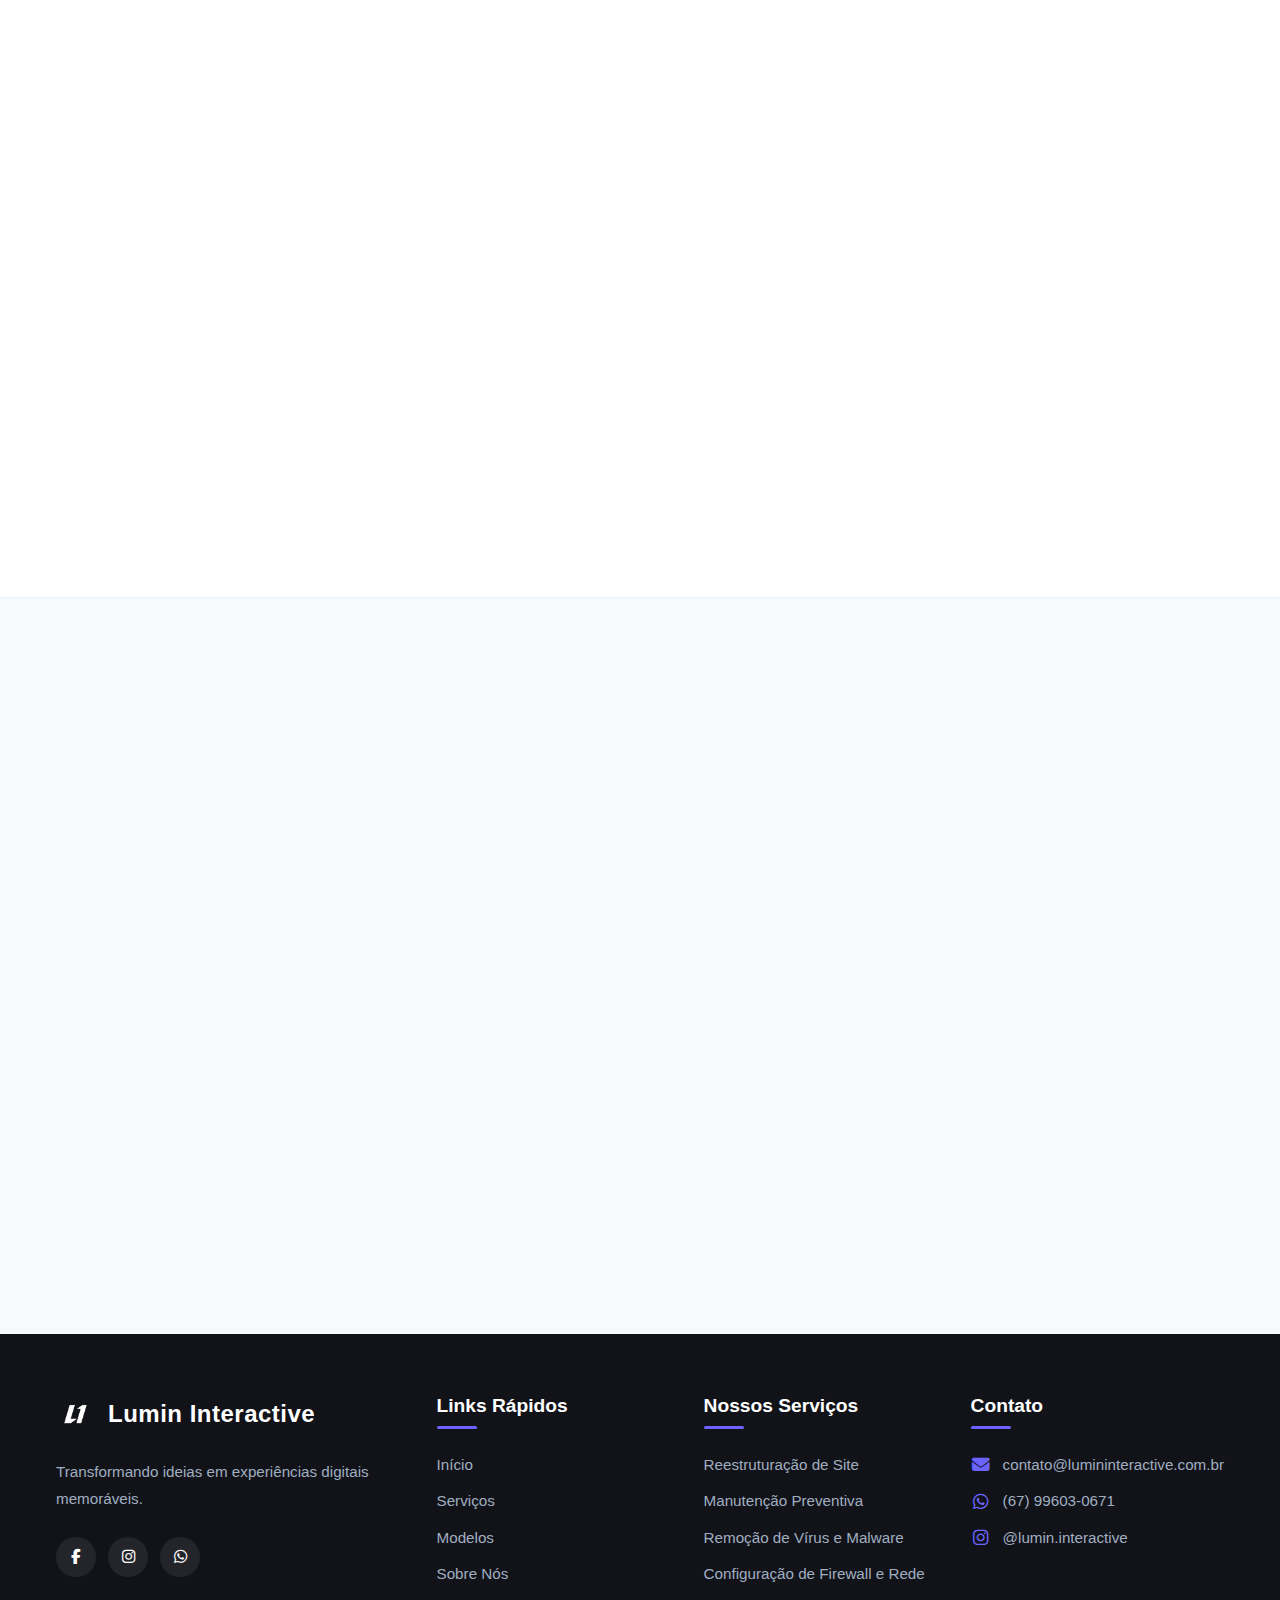
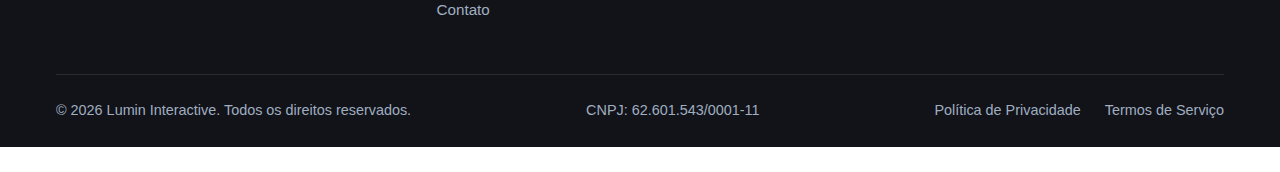
<file: public/portfolio.html>
<!DOCTYPE html>
<html lang="pt-BR">
<head>
    <!-- Google Consent Mode - Default Settings -->
    <script>
        window.dataLayer = window.dataLayer || [];
        function gtag() { dataLayer.push(arguments); }
        gtag('consent', 'default', {
            'ad_storage': 'denied',
            'ad_user_data': 'denied',
            'ad_personalization': 'denied',
            'analytics_storage': 'denied'
        });
    </script>

    <!-- Google tag (gtag.js) -->
    <script async src="https://www.googletagmanager.com/gtag/js?id=G-43JY2MX5EN"></script>
    <script>
      window.dataLayer = window.dataLayer || [];
      function gtag(){dataLayer.push(arguments);}
      gtag('js', new Date());

      gtag('config', 'G-43JY2MX5EN');
    </script>

    <!-- Metadados Essenciais -->
    <meta charset="UTF-8">
    <meta name="viewport" content="width=device-width, initial-scale=1.0">
    <title>+20 Modelos de Sites Prontos | Lumin Interactive</title>

    <!-- SEO -->
    <meta name="description" content="Escolha entre mais de 10 modelos de sites profissionais prontos para lançar seu negócio online. Designs modernos, responsivos e com alta conversão.">
    <meta name="author" content="Lumin Interactive">
    <link rel="canonical" href="https://www.lumininteractive.com.br/portfolio/">

    <!-- Open Graph (para Facebook, LinkedIn, WhatsApp, etc.) -->
    <meta property="og:title" content="+10 Modelos de Sites Prontos | Lumin Interactive">
    <meta property="og:description" content="Designs modernos, responsivos e prontos para o seu negócio.">
    <meta property="og:type" content="website">
    <meta property="og:url" content="https://www.lumininteractive.com.br/portfolio/">
    <meta property="og:image" content="imagens/logobrancalumin.webp">
    <meta property="og:locale" content="pt_BR">

    <!-- Twitter Card -->
    <meta name="twitter:card" content="summary_large_image">
    <meta name="twitter:title" content="+10 Modelos de Sites Prontos | Lumin Interactive">
    <meta name="twitter:description" content="Designs modernos, responsivos e prontos para o seu negócio.">
    <meta name="twitter:image" content="imagens/logobrancalumin.webp">

    <!-- Favicons -->
    <link rel="icon" href="imagens/luminazul.webp" type="image.webp">
    <link rel="apple-touch-icon" href="imagens/luminazul.webp" sizes="180x180">

    <!-- Cor da Barra de Endereço (Mobile) -->
    <meta name="theme-color" content="#1a1a1a">
    
    <!-- Fontes e Ícones -->
    <link rel="preconnect" href="https://fonts.googleapis.com">
    <link rel="preconnect" href="https://fonts.gstatic.com" crossorigin>
    <link href="https://fonts.googleapis.com/css2?family=Poppins:wght@300;400;500;600;700&family=Montserrat:wght@700;800;900&display=swap" rel="stylesheet">
    <link rel="stylesheet" href="https://cdnjs.cloudflare.com/ajax/libs/font-awesome/6.4.0/css/all.min.css">
    
    <!-- CSS Externo -->
    <link rel="stylesheet" href="css/portfolio.css">
    <link rel="stylesheet" href="css/header.css">
    <link rel="stylesheet" href="css/footer.css">
    <link rel="stylesheet" href="css/cookies.css">


    <!-- SCRIPT ANTI-FLICKER (ESSENCIAL PARA TEMA E DADOS DO USUÁRIO) -->
    <script>
      (function() {
        // 1. Aplica o tema (Modo Escuro) antes da renderização
        const theme = localStorage.getItem('theme');
        if (theme === 'dark') {
          document.documentElement.classList.add('dark-mode');
        }
    
        // 2. Prepara para a atualização dos dados do usuário
        // Este estilo esconde os elementos de usuário até que o global.js os atualize.
        const style = document.createElement('style');
        style.textContent = `
          #user-avatar-header, 
          #user-shortname-header,
          .mobile-user-avatar,
          .mobile-user-toggle span {
            visibility: hidden; /* Esconde para evitar o "flash" de conteúdo antigo */
          }
        `;
        document.head.appendChild(style);
      })(); 
    </script>
</head>
<body>
    <!-- HEADER -->
    <header class="header" id="header">
        <div class="container">
            <div class="header-inner">
                <a href="/" class="logo" onclick="gtag('event', 'click', {'event_category': 'navigation', 'event_label': 'header_logo_portfolio'});">
                    <img src="imagens/logobrancalumin.webp" alt="Lumin Interactive Logo" class="logo-image" style="height: 60px;">
                    <span class="logo-text">Lumin Interactive</span>
                </a>
                <nav class="nav-center" id="main-nav">
                    <ul class="nav-menu">
                        <li><a href="index.html" class="nav-link" onclick="gtag('event', 'click', {'event_category': 'navigation', 'event_label': 'header_nav_inicio_portfolio'});">Inicio</a></li>
                        <li><a href="servicos.html" class="nav-link" onclick="gtag('event', 'click', {'event_category': 'navigation', 'event_label': 'header_nav_servicos_portfolio'});">Serviços</a></li>
                        <li><a href="portfolio.html" class="nav-link active" onclick="gtag('event', 'click', {'event_category': 'navigation', 'event_label': 'header_nav_modelos_portfolio'});">Modelos</a></li>
                        <li><a href="sobre.html" class="nav-link" onclick="gtag('event', 'click', {'event_category': 'navigation', 'event_label': 'header_nav_sobre_portfolio'});">Sobre Nós</a></li>
                        <li><a href="contato.html" class="nav-link" onclick="gtag('event', 'click', {'event_category': 'navigation', 'event_label': 'header_nav_contato_portfolio'});">Contato</a></li>
                    </ul>
                </nav>
                <div class="header-right-side">
                    <a href="orcamento.html" class="btn btn-primary free-quote-btn" onclick="gtag('event', 'click', {'event_category': 'cta_click', 'event_label': 'header_orcamento_gratis_portfolio'});">Orçamento Grátis</a>
                    <div class="settings-menu" id="settings-menu">
                        <button class="settings-toggle" id="settings-toggle" aria-label="Abrir opções">
                            <i class="fas fa-ellipsis-v"></i>
                        </button>
                        <div class="settings-dropdown">
                            <a href="#" class="dropdown-item" id="dark-mode-toggle" onclick="gtag('event', 'click', {'event_category': 'ui_interaction', 'event_label': 'toggle_dark_mode_desktop_portfolio'});">
                                <i class="fas fa-adjust"></i>
                                <span id="dark-mode-text">Modo Escuro</span>
                            </a>
                            <a href="config.html" class="dropdown-item" onclick="gtag('event', 'click', {'event_category': 'navigation', 'event_label': 'header_configuracoes_portfolio'});">
                                <i class="fas fa-cog"></i>
                                <span>Configurações</span>
                            </a>
                        </div>
                    </div>
                </div>
                <button class="nav-toggle" aria-expanded="false" aria-controls="mobile-nav" id="mobile-toggle">
                    <span class="hamburger"></span>
                </button>
            </div>
        </div>
        <div class="mobile-nav" id="mobile-nav">
            <div class="mobile-nav-content">
                <ul class="mobile-menu">
                    <li><a href="index.html" class="mobile-link" onclick="gtag('event', 'click', {'event_category': 'navigation', 'event_label': 'mobile_nav_inicio_portfolio'});"><i class="fas fa-home"></i>Inicio</a></li>
                    <li><a href="servicos.html" class="mobile-link" onclick="gtag('event', 'click', {'event_category': 'navigation', 'event_label': 'mobile_nav_servicos_portfolio'});"><i class="fas fa-briefcase"></i>Serviços</a></li>
                    <li><a href="portfolio.html" class="mobile-link active" onclick="gtag('event', 'click', {'event_category': 'navigation', 'event_label': 'mobile_nav_modelos_portfolio'});"><i class="fas fa-layer-group"></i>Modelos</a></li>
                    <li><a href="sobre.html" class="mobile-link" onclick="gtag('event', 'click', {'event_category': 'navigation', 'event_label': 'mobile_nav_sobre_portfolio'});"><i class="fas fa-users"></i>Sobre Nós</a></li>
                    <li><a href="contato.html" class="mobile-link" onclick="gtag('event', 'click', {'event_category': 'navigation', 'event_label': 'mobile_nav_contato_portfolio'});"><i class="fas fa-envelope"></i>Contato</a></li>
                    <li><a href="orcamento.html" class="btn btn-primary mobile-btn" onclick="gtag('event', 'click', {'event_category': 'cta_click', 'event_label': 'mobile_orcamento_gratis_portfolio'});">Orçamento Grátis</a></li>
                </ul>
                <div class="mobile-nav-divider"></div>
                <ul class="mobile-menu">
                    <li><a href="#" class="mobile-link" id="mobile-dark-mode-toggle" onclick="gtag('event', 'click', {'event_category': 'ui_interaction', 'event_label': 'toggle_dark_mode_mobile_portfolio'});"><i class="fas fa-adjust"></i><span id="mobile-dark-mode-text">Modo Escuro</span></a></li>
                    <li><a href="config.html" class="mobile-link" onclick="gtag('event', 'click', {'event_category': 'navigation', 'event_label': 'mobile_configuracoes_portfolio'});"><i class="fas fa-cog"></i>Configurações</a></li>
                </ul>
            </div>
        </div>
    </header>

    <!-- Conteúdo Principal -->
    <main class="portfolio-main">
        <section class="portfolio-hero">
            <div class="container">
                <div class="hero-content reveal-on-scroll">
                    <h1 class="hero-title">Tenha um site incrível com nossos <span class="highlight">modelos premium</span></h1>
                    <p class="hero-subtitle">+10 designs prontos que entregam visual profissional e presença digital!</p>                                           
                    <div class="hero-stats">
                        <div class="stat-item"><div class="stat-number">14+</div><div class="stat-label">Modelos Exclusivos</div></div>
                        <div class="stat-item"><div class="stat-number">28+</div><div class="stat-label">Clientes Satisfeitos</div></div>
                        <div class="stat-item"><div class="stat-number" id="days-active-counter">5</div><div class="stat-label">Dias de Atividade</div></div>
                    </div>
                    <div class="hero-buttons">
                        <a href="#portfolio-grid" class="btn btn-primary btn-lg pulse" onclick="gtag('event', 'click', {'event_category': 'navigation', 'event_label': 'hero_ver_modelos'});">Ver Modelos <i class="fas fa-arrow-down"></i></a>
                        <a href="contato.html" class="btn btn-secondary btn-lg" onclick="gtag('event', 'click', {'event_category': 'cta_click', 'event_label': 'hero_falar_especialista'});">Falar com Especialista</a>
                    </div>
                    <div class="trust-badges">
                        <div class="badge-item"><i class="fas fa-shield-alt"></i> Garantia de 7 dias</div>
                        <div class="badge-item"><i class="fas fa-headset"></i> Suporte 24/7</div>
                        <div class="badge-item"><i class="fas fa-lock"></i> Pagamento seguro</div>
                    </div>
                </div>
                <div class="hero-image-container reveal-on-scroll">
                    <div class="hero-image-carousel">
                        <!-- Imagens serão inseridas aqui pelo JS -->
                    </div>
                    <div class="hero-shapes">
                        <div class="shape shape1"></div>
                        <div class="shape shape2"></div>
                    </div>
                </div>
            </div>
        </section>

        <!-- Seção de Filtros -->
        <section class="portfolio-filter-section reveal-on-scroll">
            <div class="container">
                <div class="filter-container">
                    <h2 class="filter-title">Encontre o Modelo Perfeito</h2>
                    <div class="filter-controls">
                        <input type="text" id="search-input" placeholder="Pesquisar modelos (ex: negócios, ecommerce...)" class="filter-input">
                        <select id="category-filter" class="filter-select">
                            <option value="all">Todas as Categorias</option>
                            <option value="business">Negócios</option>
                            <option value="portfolio">Portfólio</option>
                            <option value="ecommerce">E-commerce</option>
                            <option value="startup">Startup</option>
                            <option value="restaurant">Restaurante</option>
                            <option value="health">Saúde</option>
                            <option value="event">Evento</option>
                            <option value="services">Serviços</option>
                        </select>
                        <select id="price-filter" class="filter-select">
                            <option value="all">Todos os Preços</option>
                            <option value="0-1000">Até R$ 1.000</option>
                            <option value="1000-2000">R$ 1.000 - R$ 2.000</option>
                            <option value="2000+">Acima de R$ 2.000</option>
                        </select>
                        <button id="reset-filters" class="btn btn-secondary" onclick="gtag('event', 'click', {'event_category': 'ui_interaction', 'event_label': 'limpar_filtros_portfolio'});">Limpar Filtros</button>
                    </div>
                </div>
            </div>
        </section>

        <!-- Grade de Modelos -->
        <section class="portfolio-grid-section" id="portfolio-grid">
            <div class="container">
                <!-- O JS vai inserir os cards dos modelos aqui -->
                <div class="grid-container" id="models-grid"></div>
                
                <!-- Mensagem para quando não houver resultados -->
                <div id="no-results-message" style="display: none; text-align: center; padding: 40px; font-size: 1.2rem; color: var(--gray);">
                    <p>Nenhum modelo encontrado com os filtros selecionados.</p>
                </div>
            </div>
        </section>

        <!-- SEÇÃO DE DEPOIMENTOS -->
        <section class="testimonials-section">
            <div class="container">
                <h2 class="section-title reveal-on-scroll">O que nossos clientes dizem</h2>
                <p class="section-subtitle reveal-on-scroll">Resultados reais de parcerias de sucesso que geram confiança e credibilidade.</p>
                <div class="testimonials-grid">
                    <!-- Depoimento 1 -->
                    <div class="testimonial-card reveal-on-scroll">
                        <div class="testimonial-header">
                            <i class="fas fa-quote-left"></i>
                            <div class="testimonial-rating">
                                <i class="fas fa-star"></i><i class="fas fa-star"></i><i class="fas fa-star"></i><i class="fas fa-star"></i><i class="fas fa-star"></i>
                            </div>
                        </div>
                        <h3 class="testimonial-service">Startup Vision</h3>
                        <p class="testimonial-quote">“Com a área de imprensa integrada e SEO avançado, conseguimos centralizar todas as nossas publicações e aumentar nossa visibilidade digital”</p>
                        <div class="testimonial-author">
                            <span class="author-name">Emily Clarke – Head of Communications</span>
                            <span class="author-title">The Guardian Business (Reino Unido)</span>
                        </div>
                    </div>
                    <!-- Depoimento 2 -->
                    <div class="testimonial-card reveal-on-scroll">
                        <div class="testimonial-header">
                            <i class="fas fa-quote-left"></i>
                            <div class="testimonial-rating">
                                <i class="fas fa-star"></i><i class="fas fa-star"></i><i class="fas fa-star"></i><i class="fas fa-star"></i><i class="fas fa-star"></i>
                            </div>
                        </div>
                        <h3 class="testimonial-service">E-commerce Pro</h3>
                        <p class="testimonial-quote">“O checkout simplificado e o painel admin ajudaram muito. Hoje conseguimos gerenciar pedidos e estoque com muito mais agilidade.”</p>
                        <div class="testimonial-author">
                            <span class="author-name">Marcos Fischer</span>
                            <span class="author-title">TechHouse Store</span>
                        </div>
                    </div>
                    <!-- Depoimento 3 -->
                    <div class="testimonial-card reveal-on-scroll">
                        <div class="testimonial-header">
                            <i class="fas fa-quote-left"></i>
                            <div class="testimonial-rating">
                                <i class="fas fa-star"></i><i class="fas fa-star"></i><i class="fas fa-star"></i><i class="fas fa-star"></i><i class="fas fa-star"></i>
                            </div>
                        </div>
                        <h3 class="testimonial-service">Network Model</h3>
                        <p class="testimonial-quote">“A landing desenvolvida pela Lumin transformou nossa presença digital: tivemos melhoria perceptível na qualificação de leads e a jornada do usuário ficou muito mais direta. O design sóbrio, combinado com CTAs estratégicos e carregamento ágil, deixou nossa comunicação pronta para escalar.”</p>
                        <div class="testimonial-author">
                            <span class="author-name">Leandro Tedesco — CEO</span>
                            <span class="author-title">Otis Network</span>
                        </div>
                    </div>
                </div>
            </div>
        </section>
    </main>

    <!-- FOOTER -->
    <footer class="footer">
        <div class="container">
            <div class="footer-grid">
                <div class="footer-about">
                    <a href="index.html" class="footer-logo" onclick="gtag('event', 'click', {'event_category': 'navigation', 'event_label': 'footer_logo_portfolio'});">
                        <img src="imagens/logobrancalumin.webp" alt="Lumin Interactive Logo" class="footer-logo-img">
                        <span class="logo-text">Lumin Interactive</span>
                    </a>
                    <p>Transformando ideias em experiências digitais memoráveis.</p>
                    <div class="footer-social">
                        <a href="#" aria-label="Facebook" onclick="gtag('event', 'click', {'event_category': 'social_media', 'event_label': 'footer_facebook_portfolio'});"><i class="fab fa-facebook-f"></i></a>
                        <a href="https://www.instagram.com/lumin.interactive/" target="_blank" rel="noopener noreferrer" aria-label="Instagram" onclick="gtag('event', 'click', {'event_category': 'social_media', 'event_label': 'footer_instagram_portfolio'});"><i class="fab fa-instagram"></i></a>
                        <a href="https://wa.me/5567996030671" target="_blank" rel="noopener noreferrer" aria-label="WhatsApp" onclick="gtag('event', 'click', {'event_category': 'social_media', 'event_label': 'footer_whatsapp_portfolio'});"><i class="fab fa-whatsapp"></i></a>
                    </div>
                </div>
                <div class="footer-links">
                    <h3>Links Rápidos</h3>
                    <ul>
                        <li><a href="index.html" onclick="gtag('event', 'click', {'event_category': 'navigation', 'event_label': 'footer_nav_inicio_portfolio'});">Início</a></li>
                        <li><a href="servicos.html" onclick="gtag('event', 'click', {'event_category': 'navigation', 'event_label': 'footer_nav_servicos_portfolio'});">Serviços</a></li>
                        <li><a href="portfolio.html" onclick="gtag('event', 'click', {'event_category': 'navigation', 'event_label': 'footer_nav_modelos_portfolio'});">Modelos</a></li>
                        <li><a href="sobre.html" onclick="gtag('event', 'click', {'event_category': 'navigation', 'event_label': 'footer_nav_sobre_portfolio'});">Sobre Nós</a></li>
                        <li><a href="contato.html" onclick="gtag('event', 'click', {'event_category': 'navigation', 'event_label': 'footer_nav_contato_portfolio'});">Contato</a></li>
                    </ul>
                </div>
                <div class="footer-services">
                    <h3>Nossos Serviços</h3>
                    <ul>
                        <li><a href="servicos.html" onclick="gtag('event', 'click', {'event_category': 'navigation', 'event_label': 'footer_servico_reestruturacao_portfolio'});">Reestruturação de Site</a></li>
                        <li><a href="servicos.html" onclick="gtag('event', 'click', {'event_category': 'navigation', 'event_label': 'footer_servico_manutencao_portfolio'});">Manutenção Preventiva</a></li>
                        <li><a href="servicos.html" onclick="gtag('event', 'click', {'event_category': 'navigation', 'event_label': 'footer_servico_remocao_virus_portfolio'});">Remoção de Vírus e Malware</a></li>
                        <li><a href="servicos.html" onclick="gtag('event', 'click', {'event_category': 'navigation', 'event_label': 'footer_servico_firewall_portfolio'});">Configuração de Firewall e Rede</a></li>
                    </ul>
                </div>
                <div class="footer-contact">
                    <h3>Contato</h3>
                    <ul>
                        <li><i class="fas fa-envelope"></i> <a href="mailto:contato@lumininteractive.com.br" onclick="gtag('event', 'click', {'event_category': 'contact', 'event_label': 'footer_email_portfolio'});">contato@lumininteractive.com.br</a></li>
                        <li><i class="fab fa-whatsapp"></i> <a href="https://wa.me/5567996030671" target="_blank" rel="noopener noreferrer" onclick="gtag('event', 'click', {'event_category': 'contact', 'event_label': 'footer_whatsapp_contato_portfolio'});">(67) 99603-0671</a></li>
                        <li><i class="fab fa-instagram"></i> <a href="https://www.instagram.com/lumin.interactive/" target="_blank" rel="noopener noreferrer" onclick="gtag('event', 'click', {'event_category': 'contact', 'event_label': 'footer_instagram_contato_portfolio'});">@lumin.interactive</a></li>
                    </ul>
                </div>
            </div>
            <div class="footer-bottom">
                <p>&copy; <span id="current-year">2025</span> Lumin Interactive. Todos os direitos reservados.</p>
                <p>CNPJ: 62.601.543/0001-11</p>
                <div class="footer-legal">
                    <a href="privacidade.html" onclick="gtag('event', 'click', {'event_category': 'navigation', 'event_label': 'footer_politica_privacidade_portfolio'});">Política de Privacidade</a>
                    <a href="termos.html" onclick="gtag('event', 'click', {'event_category': 'navigation', 'event_label': 'footer_termos_servico_portfolio'});">Termos de Serviço</a>
                </div>
            </div>
        </div>
    </footer>


    <!-- Modal de Visualização -->
    <div class="modal-overlay" id="model-modal-overlay">
        <div class="modal-content">
            <button class="modal-close-btn" id="modal-close-btn" aria-label="Fechar modal"><i class="fas fa-times"></i></button>
            
            <!-- Coluna da Esquerda: Preview -->
            <div class="modal-preview">
                <div class="modal-view-controls">
                    <button id="view-desktop-btn" class="view-btn active" aria-label="Visualização Desktop"><i class="fas fa-desktop"></i></button>
                    <button id="view-mobile-btn" class="view-btn" aria-label="Visualização Celular"><i class="fas fa-mobile-alt"></i></button>
                </div>
                <div class="preview-viewport is-desktop" id="preview-viewport">
                    <div class="modal-gallery">
                        <img id="modal-main-image" alt="Pré-visualização do modelo de site">
                        <button class="gallery-nav prev" id="gallery-prev" aria-label="Imagem anterior"><i class="fas fa-chevron-left"></i></button>
                        <button class="gallery-nav next" id="gallery-next" aria-label="Próxima imagem"><i class="fas fa-chevron-right"></i></button>
                    </div>
                </div>
                <div class="modal-thumbnails" id="modal-thumbnails">
                    <!-- Thumbnails geradas pelo JS -->
                </div>
            </div>

            <!-- Coluna da Direita: Detalhes -->
            <div class="modal-details">
                <div class="details-header">
                    <span class="modal-category" id="modal-category"></span>
                    <h2 class="modal-title" id="modal-title"></h2>
                </div>
                <p class="modal-description" id="modal-description"></p>
                <div class="modal-tabs">
                    <nav class="tab-nav">
                        <button class="tab-btn active" data-tab="features">Destaques</button>
                        <button class="tab-btn" data-tab="specs">O Que Você Recebe</button>
                    </nav>
                    <div class="tab-content">
                        <div class="tab-pane active" id="tab-features"><ul class="modal-features-list"></ul></div>
                        <div class="tab-pane" id="tab-specs"><ul class="modal-features-list"></ul></div>
                    </div>
                </div>
                <div class="details-footer">
                    <div class="price-container">
                        <span class="price-label">PIX ou 12x no Cartão</span>
                        <div class="modal-price">
                            <span class="price-currency">R$</span>
                            <span class="price-amount" id="modal-price"></span>
                        </div>
                    </div>
                    <a href="#" id="modal-quote-btn" class="btn btn-primary btn-lg" onclick="gtag('event', 'generate_lead', {'event_category': 'lead_generation', 'event_label': 'adquirir_modelo_whatsapp_modal'});">
                        Adquirir este Modelo <i class="fas fa-rocket"></i>
                    </a>
                </div>
            </div>
        </div>
    </div>
    
    <!-- Botão Voltar ao Topo -->
    <a href="#" class="back-to-top" id="back-to-top" aria-label="Voltar ao topo" onclick="gtag('event', 'click', {'event_category': 'navigation', 'event_label': 'back_to_top_portfolio'});"><i class="fas fa-arrow-up"></i></a>    


       <!-- Banner de Cookies Simplificado -->
    <div id="cookie-banner-container" class="cookie-banner-container" role="dialog" aria-labelledby="cookie-title" aria-modal="true" hidden>
        <div class="cookie-banner-content">
            <div class="cookie-banner-text">
                <h2 id="cookie-title">Aviso de Cookies</h2>
                <p>
                    Nosso site usa cookies essenciais e de análise para melhorar sua experiência. Ao clicar em "Entendi", você concorda com o uso de ambos. Para mais detalhes, consulte nossa <a href="privacidade.html" target="_blank" rel="noopener noreferrer">Política de Privacidade</a>.
                </p>
            </div>
            <div class="cookie-banner-actions">
                <button id="cookie-acknowledge-btn" class="cookie-btn-primary" onclick="gtag('event', 'click', {'event_category': 'cookie_consent', 'event_label': 'cookie_banner_acknowledged_portfolio'});">Entendi</button>
            </div>
        </div>
    </div>


    <!-- Scripts -->
    <script src="js/portfolio.js" defer></script>
    <script src="js/global.js" defer></script>
    <script src="js/cookies.js" defer></script>

    <!-- REGISTRO DO SERVICE WORKER (PARA CACHE E OFFLINE) -->
    <script>
      if ('serviceWorker' in navigator) {
        window.addEventListener('load', () => {
          navigator.serviceWorker.register('/sw.js')
            .then(registration => {
              console.log('Service Worker registrado com sucesso:', registration.scope);
            })
            .catch(error => {
              console.log('Falha ao registrar o Service Worker:', error);
            });
        });
      }
    </script>
</body>
</html>
</file>
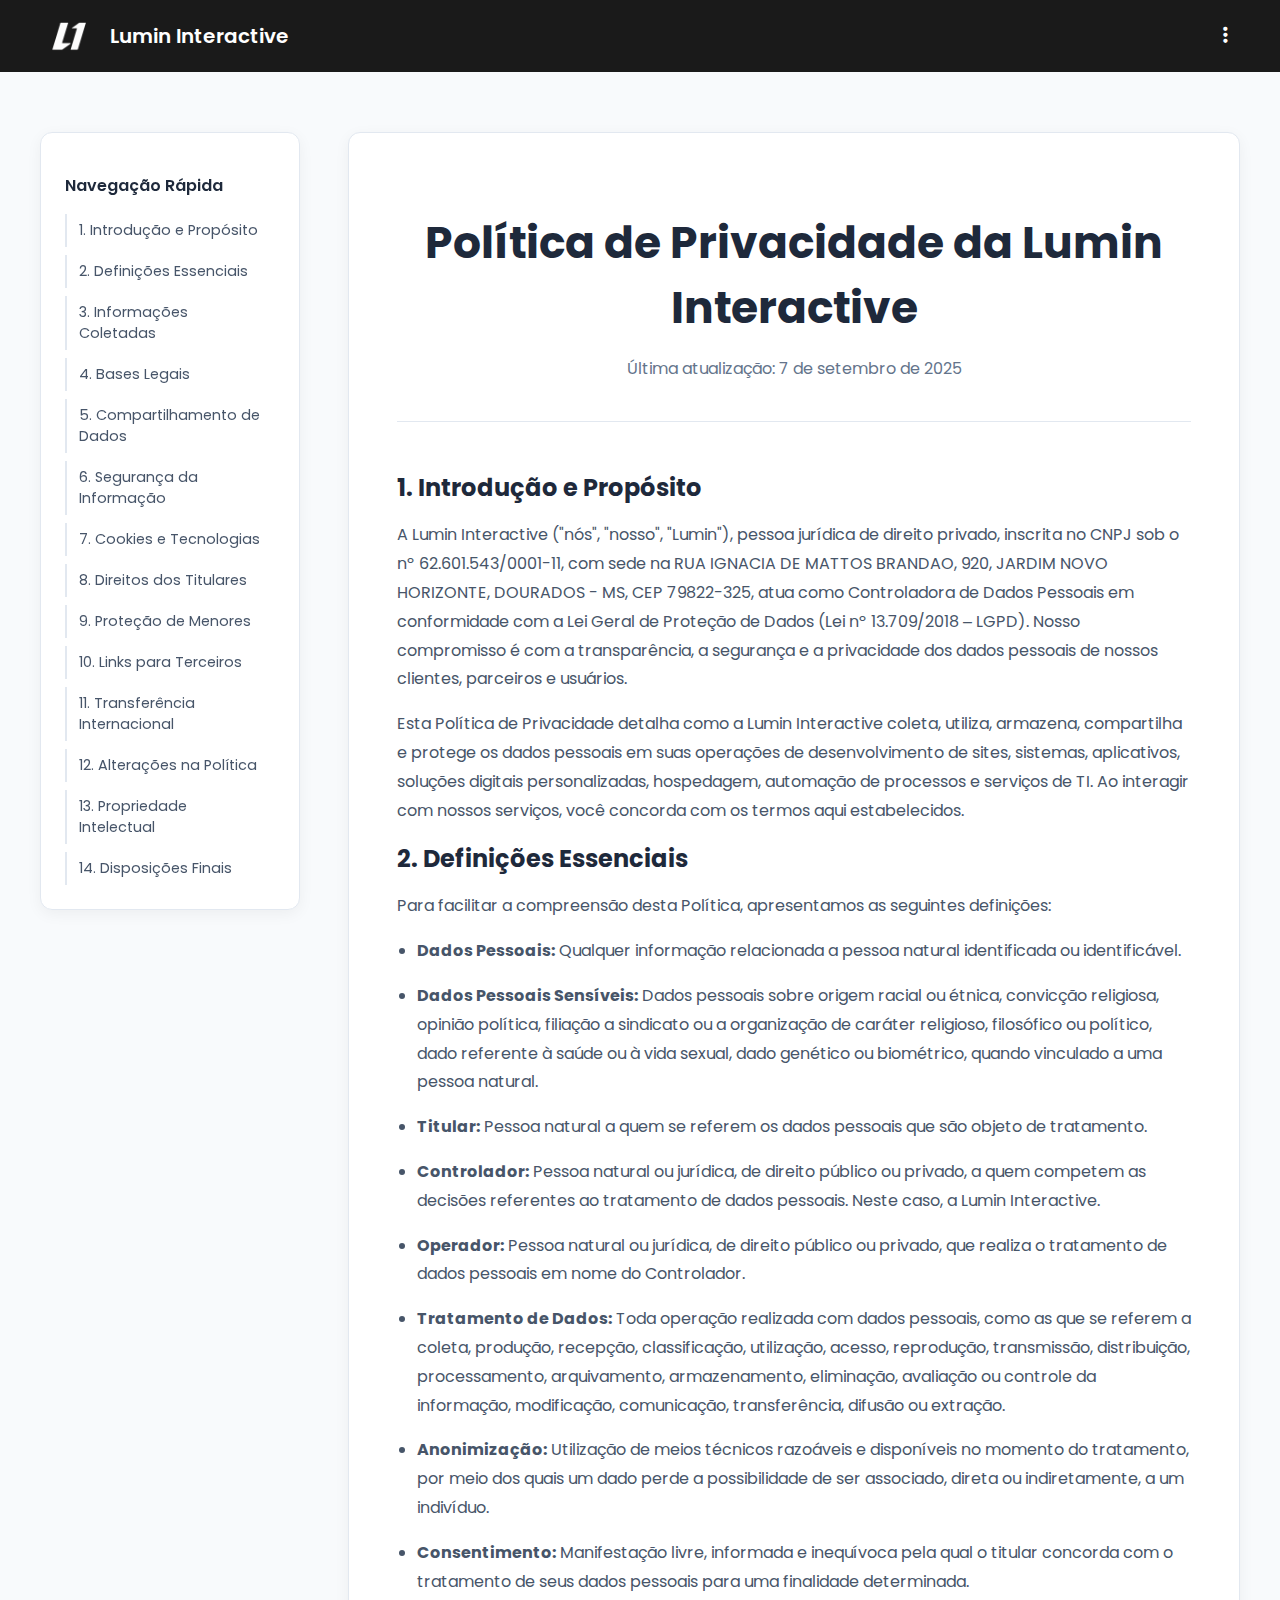
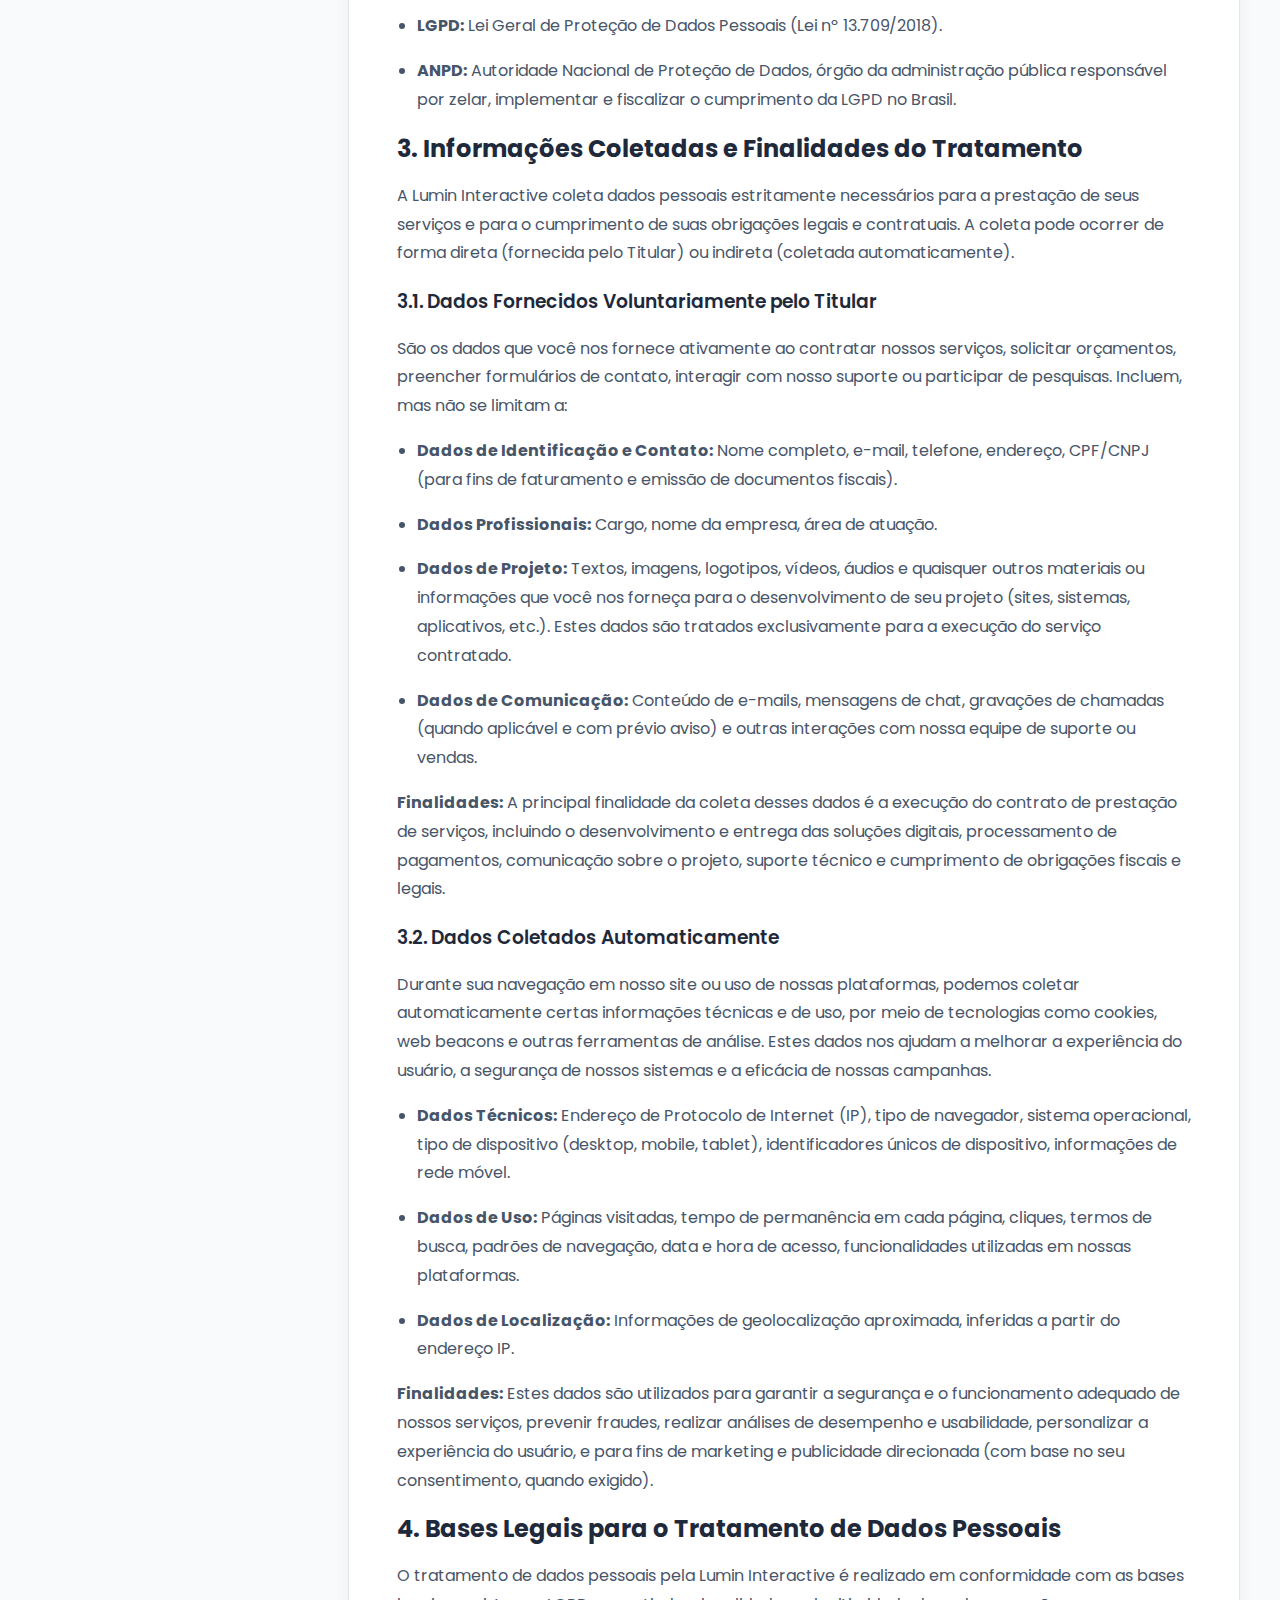
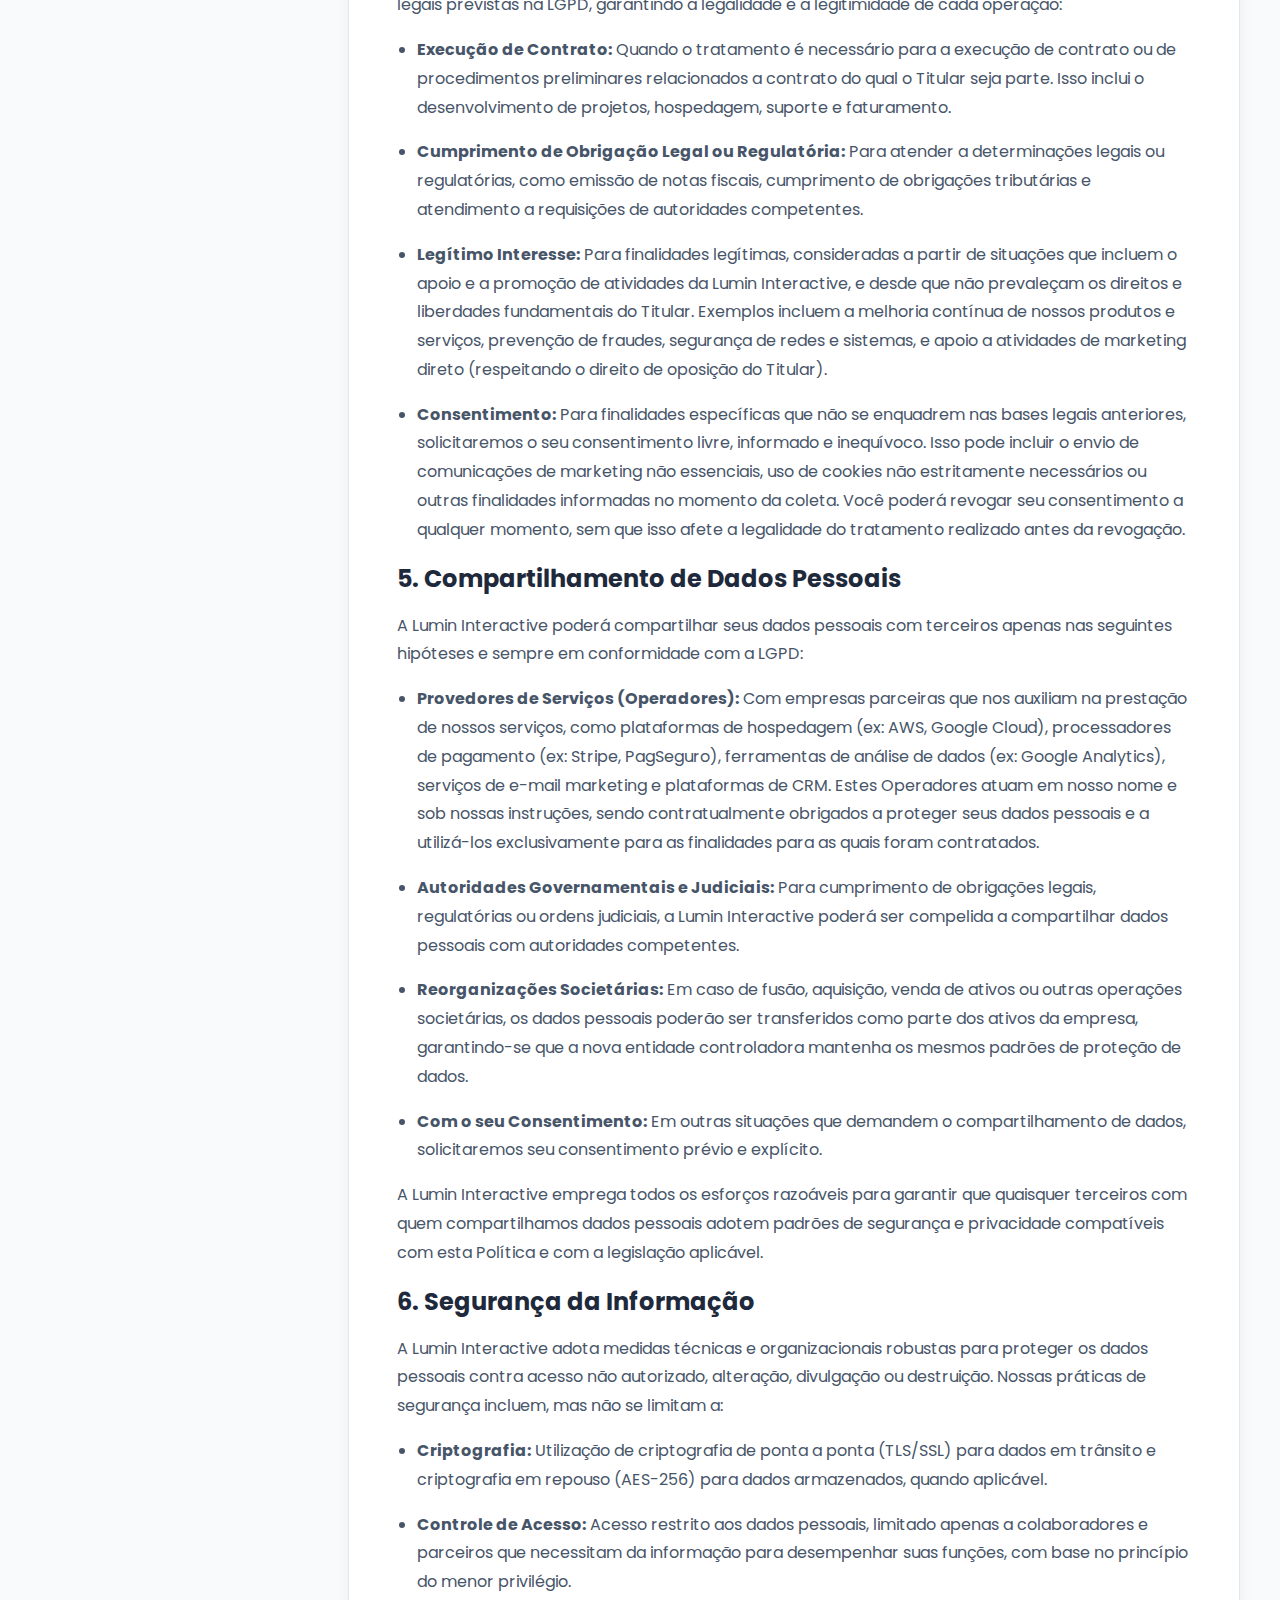
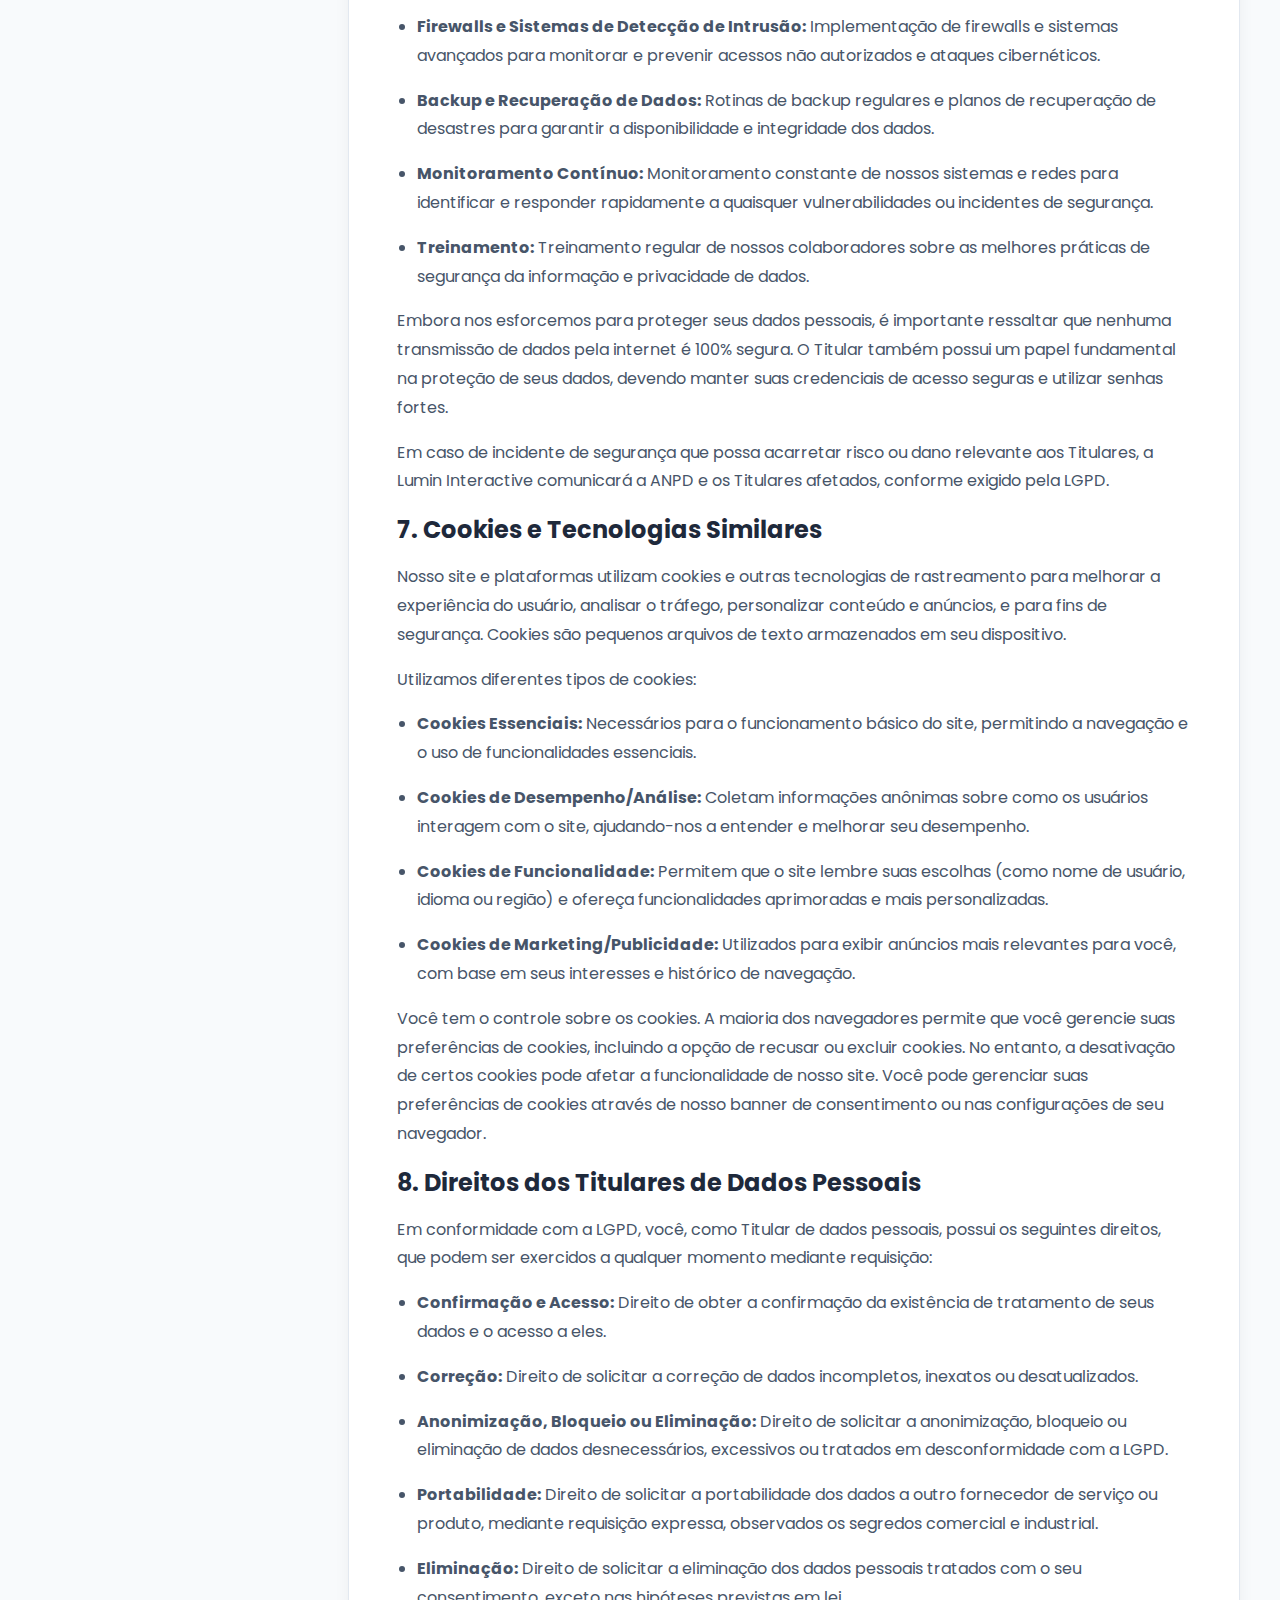
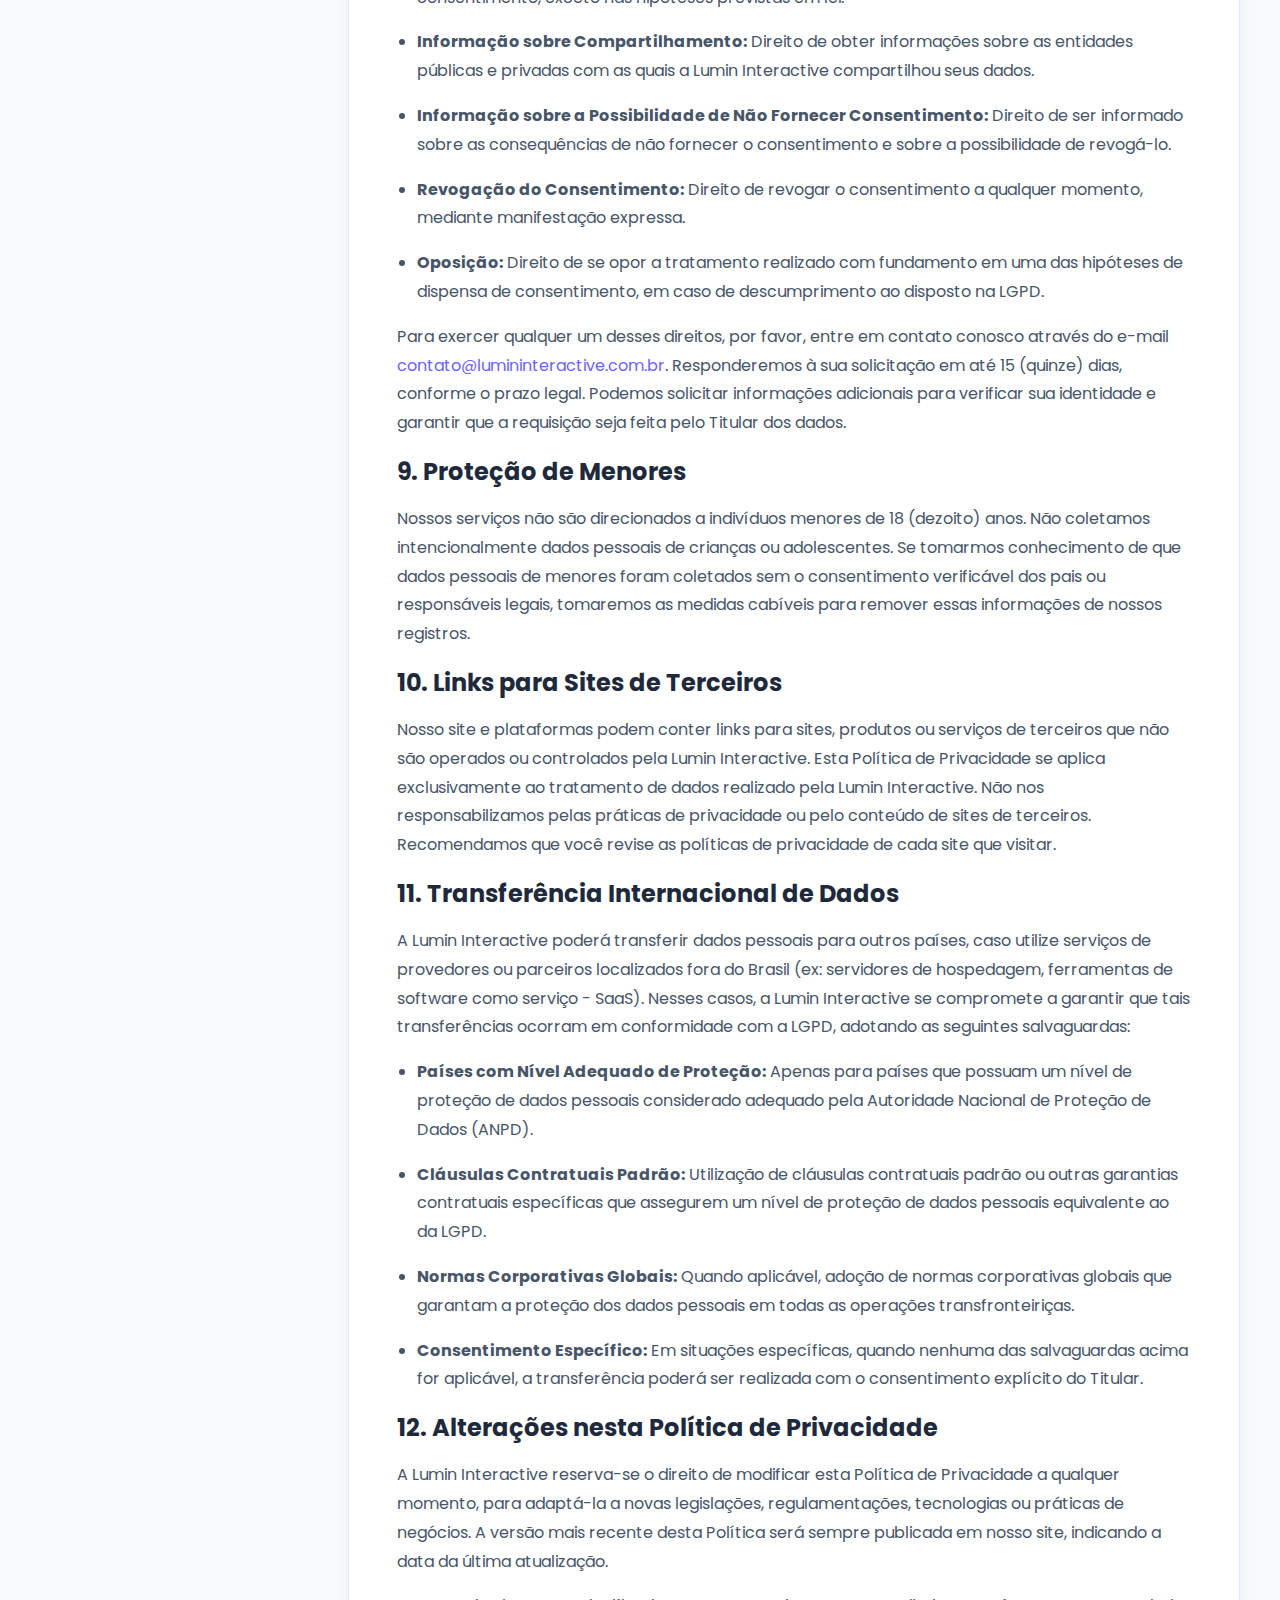
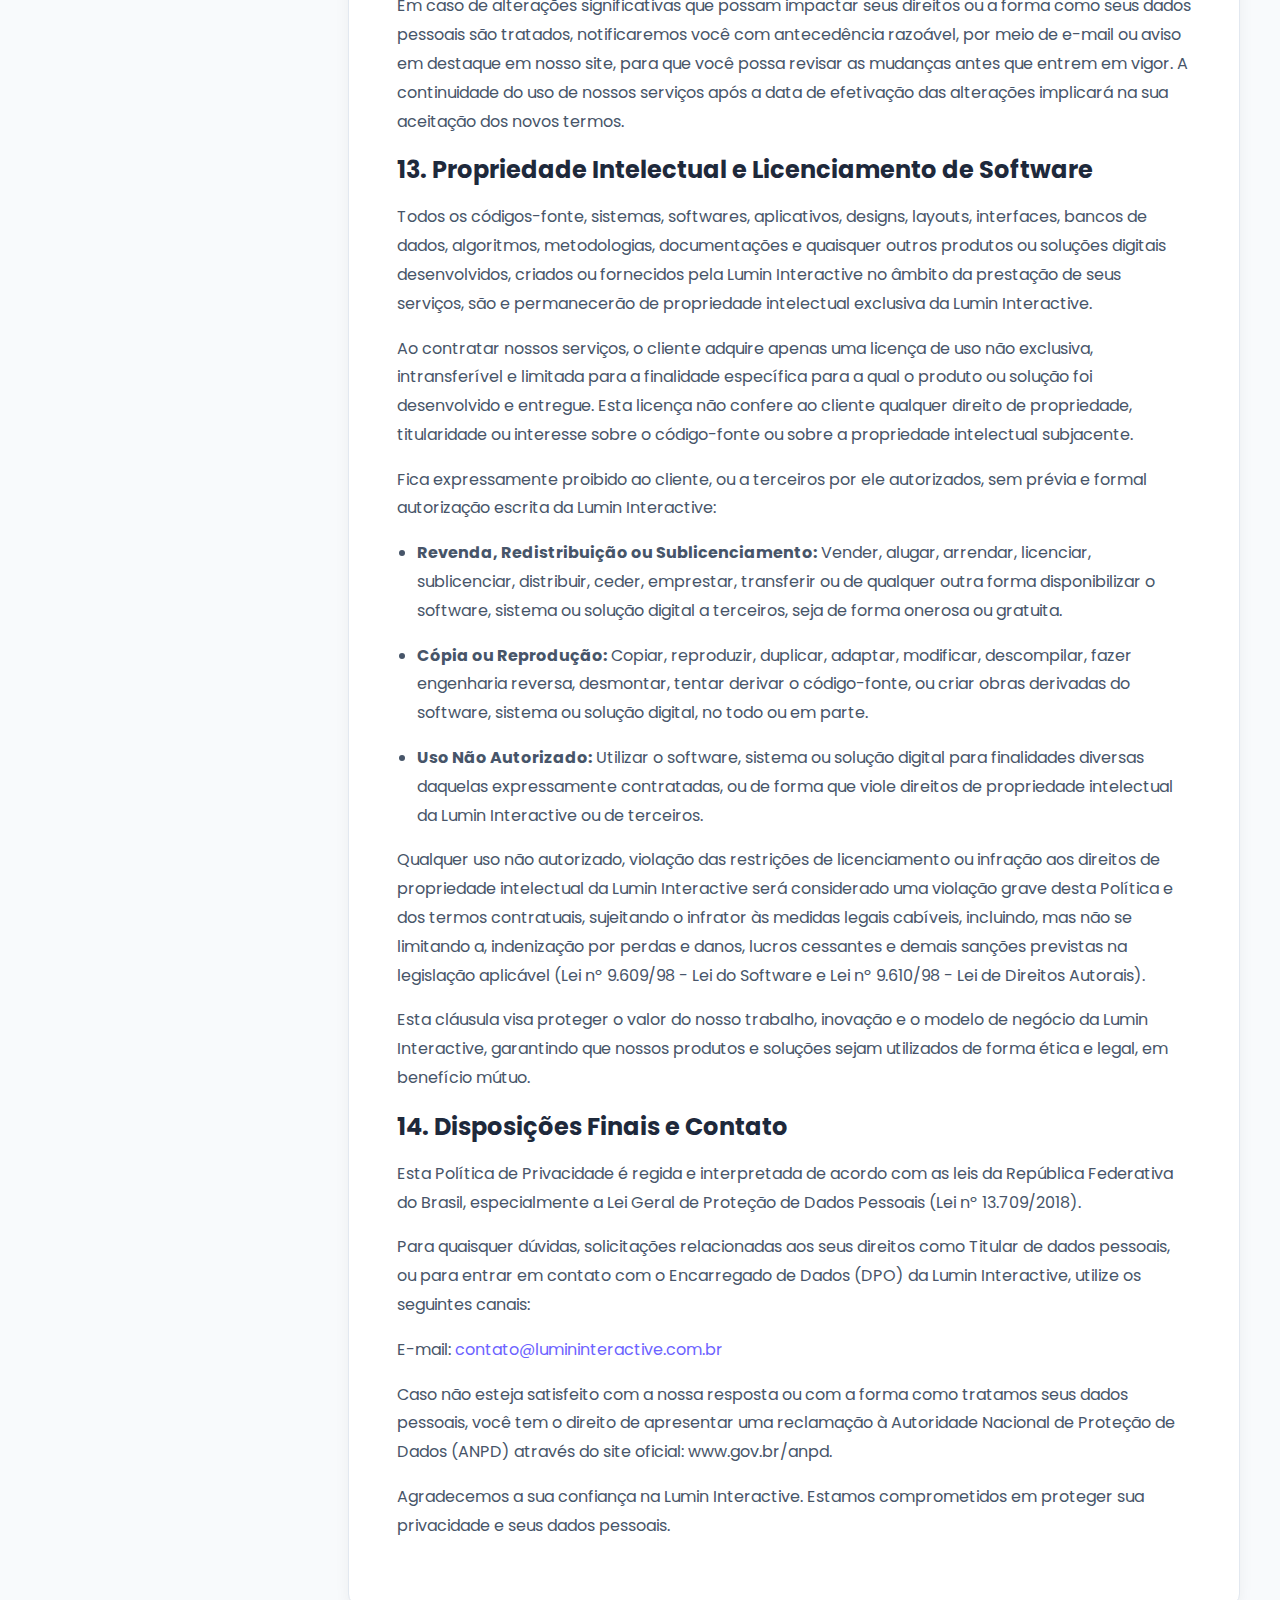
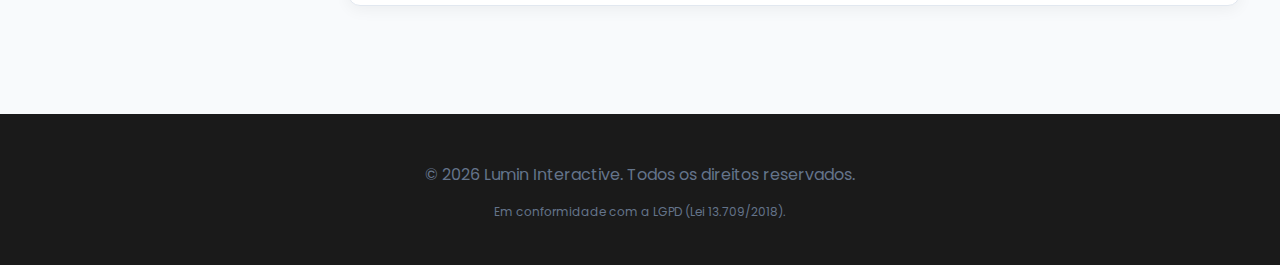
<file: public/privacidade.html>
<!DOCTYPE html>
<html lang="pt-BR" class="scroll-smooth">
<head>

    <!-- Google tag (gtag.js) -->
<script async src="https://www.googletagmanager.com/gtag/js?id=G-43JY2MX5EN"></script>
<script>
  window.dataLayer = window.dataLayer || [];
  function gtag(){dataLayer.push(arguments);}
  gtag('js', new Date());

  gtag('config', 'G-43JY2MX5EN');
</script>

    <!-- Metadados Essenciais -->
    <meta charset="UTF-8">
    <meta name="viewport" content="width=device-width, initial-scale=1.0">
    <title>Política de Privacidade - Lumin Interactive</title>

    <!-- SEO -->
    <meta name="description" content="Leia a Política de Privacidade da Lumin Interactive e entenda como tratamos seus dados com segurança e transparência.">
    <meta name="author" content="Lumin Interactive">
    <link rel="canonical" href="https://www.lumininteractive.com.br/privacidade/">

    <!-- Favicons -->
    <link rel="icon" href="imagens/luminazul.webp" type="image.webp">
    <link rel="apple-touch-icon" href="imagens/luminazul.webp" sizes="180x180">

    <!-- Fontes e Ícones -->
    <link rel="preconnect" href="https://fonts.googleapis.com">
    <link rel="preconnect" href="https://fonts.gstatic.com" crossorigin>
    <link href="https://fonts.googleapis.com/css2?family=Poppins:wght@400;500;600;700;800&display=swap" rel="stylesheet">
    <link rel="stylesheet" href="https://cdnjs.cloudflare.com/ajax/libs/font-awesome/6.5.1/css/all.min.css">

    <!-- CSS da Página -->
    <link rel="stylesheet" href="css/privacidade.css">
    <link rel="stylesheet" href="css/cookies.css">

    <!-- Script para aplicar o tema escuro antes do carregamento -->
    <script>
        (function() {
            const theme = localStorage.getItem('theme');
            if (theme === 'dark') document.documentElement.classList.add('dark-mode');
        })();
    </script>
</head>

<body>
    <!-- Cabeçalho Simplificado -->
    <header class="header" id="header">
        <div class="container">
            <div class="header-inner">
                <a href="index.html" class="logo">
                    <img src="imagens/logobrancalumin.webp" alt="Lumin Interactive Logo" class="logo-image" style="height: 60px;">
                    <span class="logo-text">Lumin Interactive</span>
                </a>
                
                <div class="options-menu" id="options-menu">
                    <button class="options-toggle" id="options-toggle" aria-label="Abrir menu de opções">
                        <i class="fas fa-ellipsis-v"></i>
                    </button>
                    <div class="options-dropdown">
                        <a href="index.html" class="dropdown-item"><i class="fas fa-home"></i> Voltar ao Início</a>
                        <a href="config.html" class="dropdown-item"><i class="fas fa-cog"></i> Configurações</a>
                    </div>
                </div>
            </div>
        </div>
    </header>

    <!-- Conteúdo Principal -->
    <main class="container main-content">
        <div class="content-grid">
            
            <!-- Navegação Lateral -->
            <aside class="sidebar fade-in-element">
                <nav id="table-of-contents" class="sidebar-nav">
                    <h3 class="nav-title">Navegação Rápida</h3>
                    <ul class="nav-list">
                        <li><a href="#section-1" class="toc-link">1. Introdução e Propósito</a></li>
                        <li><a href="#section-2" class="toc-link">2. Definições Essenciais</a></li>
                        <li><a href="#section-3" class="toc-link">3. Informações Coletadas</a></li>
                        <li><a href="#section-4" class="toc-link">4. Bases Legais</a></li>
                        <li><a href="#section-5" class="toc-link">5. Compartilhamento de Dados</a></li>
                        <li><a href="#section-6" class="toc-link">6. Segurança da Informação</a></li>
                        <li><a href="#section-7" class="toc-link">7. Cookies e Tecnologias</a></li>
                        <li><a href="#section-8" class="toc-link">8. Direitos dos Titulares</a></li>
                        <li><a href="#section-9" class="toc-link">9. Proteção de Menores</a></li>
                        <li><a href="#section-10" class="toc-link">10. Links para Terceiros</a></li>
                        <li><a href="#section-11" class="toc-link">11. Transferência Internacional</a></li>
                        <li><a href="#section-12" class="toc-link">12. Alterações na Política</a></li>
                        <li><a href="#section-13" class="toc-link">13. Propriedade Intelectual</a></li>
                        <li><a href="#section-14" class="toc-link">14. Disposições Finais</a></li>
                    </ul>
                </nav>
            </aside>

            <!-- Conteúdo da Política -->
            <div class="policy-card fade-in-element">
                <div class="policy-header">
                    <h1 class="main-title">Política de Privacidade da Lumin Interactive</h1>
                    <p id="last-updated" class="subtitle">Última atualização: 7 de setembro de 2025</p>
                </div>

                <article class="prose">
                    <section id="section-1" class="privacy-section">
                        <h2>1. Introdução e Propósito</h2>
                        <p>A Lumin Interactive ("nós", "nosso", "Lumin"), pessoa jurídica de direito privado, inscrita no CNPJ sob o nº 62.601.543/0001-11, com sede na RUA IGNACIA DE MATTOS BRANDAO, 920, JARDIM NOVO HORIZONTE, DOURADOS - MS, CEP 79822-325, atua como Controladora de Dados Pessoais em conformidade com a Lei Geral de Proteção de Dados (Lei nº 13.709/2018 ‒ LGPD). Nosso compromisso é com a transparência, a segurança e a privacidade dos dados pessoais de nossos clientes, parceiros e usuários.</p>
                        <p>Esta Política de Privacidade detalha como a Lumin Interactive coleta, utiliza, armazena, compartilha e protege os dados pessoais em suas operações de desenvolvimento de sites, sistemas, aplicativos, soluções digitais personalizadas, hospedagem, automação de processos e serviços de TI. Ao interagir com nossos serviços, você concorda com os termos aqui estabelecidos.</p>
                    </section>
                    <section id="section-2" class="privacy-section">
                        <h2>2. Definições Essenciais</h2>
                        <p>Para facilitar a compreensão desta Política, apresentamos as seguintes definições:</p>
                        <ul>
                            <li><strong>Dados Pessoais:</strong> Qualquer informação relacionada a pessoa natural identificada ou identificável.</li>
                            <li><strong>Dados Pessoais Sensíveis:</strong> Dados pessoais sobre origem racial ou étnica, convicção religiosa, opinião política, filiação a sindicato ou a organização de caráter religioso, filosófico ou político, dado referente à saúde ou à vida sexual, dado genético ou biométrico, quando vinculado a uma pessoa natural.</li>
                            <li><strong>Titular:</strong> Pessoa natural a quem se referem os dados pessoais que são objeto de tratamento.</li>
                            <li><strong>Controlador:</strong> Pessoa natural ou jurídica, de direito público ou privado, a quem competem as decisões referentes ao tratamento de dados pessoais. Neste caso, a Lumin Interactive.</li>
                            <li><strong>Operador:</strong> Pessoa natural ou jurídica, de direito público ou privado, que realiza o tratamento de dados pessoais em nome do Controlador.</li>
                            <li><strong>Tratamento de Dados:</strong> Toda operação realizada com dados pessoais, como as que se referem a coleta, produção, recepção, classificação, utilização, acesso, reprodução, transmissão, distribuição, processamento, arquivamento, armazenamento, eliminação, avaliação ou controle da informação, modificação, comunicação, transferência, difusão ou extração.</li>
                            <li><strong>Anonimização:</strong> Utilização de meios técnicos razoáveis e disponíveis no momento do tratamento, por meio dos quais um dado perde a possibilidade de ser associado, direta ou indiretamente, a um indivíduo.</li>
                            <li><strong>Consentimento:</strong> Manifestação livre, informada e inequívoca pela qual o titular concorda com o tratamento de seus dados pessoais para uma finalidade determinada.</li>
                            <li><strong>LGPD:</strong> Lei Geral de Proteção de Dados Pessoais (Lei nº 13.709/2018).</li>
                            <li><strong>ANPD:</strong> Autoridade Nacional de Proteção de Dados, órgão da administração pública responsável por zelar, implementar e fiscalizar o cumprimento da LGPD no Brasil.</li>
                        </ul>
                    </section>
                    <section id="section-3" class="privacy-section">
                        <h2>3. Informações Coletadas e Finalidades do Tratamento</h2>
                        <p>A Lumin Interactive coleta dados pessoais estritamente necessários para a prestação de seus serviços e para o cumprimento de suas obrigações legais e contratuais. A coleta pode ocorrer de forma direta (fornecida pelo Titular) ou indireta (coletada automaticamente).</p>
                        <h3>3.1. Dados Fornecidos Voluntariamente pelo Titular</h3>
                        <p>São os dados que você nos fornece ativamente ao contratar nossos serviços, solicitar orçamentos, preencher formulários de contato, interagir com nosso suporte ou participar de pesquisas. Incluem, mas não se limitam a:</p>
                        <ul>
                            <li><strong>Dados de Identificação e Contato:</strong> Nome completo, e-mail, telefone, endereço, CPF/CNPJ (para fins de faturamento e emissão de documentos fiscais).</li>
                            <li><strong>Dados Profissionais:</strong> Cargo, nome da empresa, área de atuação.</li>
                            <li><strong>Dados de Projeto:</strong> Textos, imagens, logotipos, vídeos, áudios e quaisquer outros materiais ou informações que você nos forneça para o desenvolvimento de seu projeto (sites, sistemas, aplicativos, etc.). Estes dados são tratados exclusivamente para a execução do serviço contratado.</li>
                            <li><strong>Dados de Comunicação:</strong> Conteúdo de e-mails, mensagens de chat, gravações de chamadas (quando aplicável e com prévio aviso) e outras interações com nossa equipe de suporte ou vendas.</li>
                        </ul>
                        <p><strong>Finalidades:</strong> A principal finalidade da coleta desses dados é a execução do contrato de prestação de serviços, incluindo o desenvolvimento e entrega das soluções digitais, processamento de pagamentos, comunicação sobre o projeto, suporte técnico e cumprimento de obrigações fiscais e legais.</p>
                        <h3>3.2. Dados Coletados Automaticamente</h3>
                        <p>Durante sua navegação em nosso site ou uso de nossas plataformas, podemos coletar automaticamente certas informações técnicas e de uso, por meio de tecnologias como cookies, web beacons e outras ferramentas de análise. Estes dados nos ajudam a melhorar a experiência do usuário, a segurança de nossos sistemas e a eficácia de nossas campanhas.</p>
                        <ul>
                            <li><strong>Dados Técnicos:</strong> Endereço de Protocolo de Internet (IP), tipo de navegador, sistema operacional, tipo de dispositivo (desktop, mobile, tablet), identificadores únicos de dispositivo, informações de rede móvel.</li>
                            <li><strong>Dados de Uso:</strong> Páginas visitadas, tempo de permanência em cada página, cliques, termos de busca, padrões de navegação, data e hora de acesso, funcionalidades utilizadas em nossas plataformas.</li>
                            <li><strong>Dados de Localização:</strong> Informações de geolocalização aproximada, inferidas a partir do endereço IP.</li>
                        </ul>
                        <p><strong>Finalidades:</strong> Estes dados são utilizados para garantir a segurança e o funcionamento adequado de nossos serviços, prevenir fraudes, realizar análises de desempenho e usabilidade, personalizar a experiência do usuário, e para fins de marketing e publicidade direcionada (com base no seu consentimento, quando exigido).</p>
                    </section>
                    <section id="section-4" class="privacy-section">
                        <h2>4. Bases Legais para o Tratamento de Dados Pessoais</h2>
                        <p>O tratamento de dados pessoais pela Lumin Interactive é realizado em conformidade com as bases legais previstas na LGPD, garantindo a legalidade e a legitimidade de cada operação:</p>
                        <ul>
                            <li><strong>Execução de Contrato:</strong> Quando o tratamento é necessário para a execução de contrato ou de procedimentos preliminares relacionados a contrato do qual o Titular seja parte. Isso inclui o desenvolvimento de projetos, hospedagem, suporte e faturamento.</li>
                            <li><strong>Cumprimento de Obrigação Legal ou Regulatória:</strong> Para atender a determinações legais ou regulatórias, como emissão de notas fiscais, cumprimento de obrigações tributárias e atendimento a requisições de autoridades competentes.</li>
                            <li><strong>Legítimo Interesse:</strong> Para finalidades legítimas, consideradas a partir de situações que incluem o apoio e a promoção de atividades da Lumin Interactive, e desde que não prevaleçam os direitos e liberdades fundamentais do Titular. Exemplos incluem a melhoria contínua de nossos produtos e serviços, prevenção de fraudes, segurança de redes e sistemas, e apoio a atividades de marketing direto (respeitando o direito de oposição do Titular).</li>
                            <li><strong>Consentimento:</strong> Para finalidades específicas que não se enquadrem nas bases legais anteriores, solicitaremos o seu consentimento livre, informado e inequívoco. Isso pode incluir o envio de comunicações de marketing não essenciais, uso de cookies não estritamente necessários ou outras finalidades informadas no momento da coleta. Você poderá revogar seu consentimento a qualquer momento, sem que isso afete a legalidade do tratamento realizado antes da revogação.</li>
                        </ul>
                    </section>
                    <section id="section-5" class="privacy-section">
                        <h2>5. Compartilhamento de Dados Pessoais</h2>
                        <p>A Lumin Interactive poderá compartilhar seus dados pessoais com terceiros apenas nas seguintes hipóteses e sempre em conformidade com a LGPD:</p>
                        <ul>
                            <li><strong>Provedores de Serviços (Operadores):</strong> Com empresas parceiras que nos auxiliam na prestação de nossos serviços, como plataformas de hospedagem (ex: AWS, Google Cloud), processadores de pagamento (ex: Stripe, PagSeguro), ferramentas de análise de dados (ex: Google Analytics), serviços de e-mail marketing e plataformas de CRM. Estes Operadores atuam em nosso nome e sob nossas instruções, sendo contratualmente obrigados a proteger seus dados pessoais e a utilizá-los exclusivamente para as finalidades para as quais foram contratados.</li>
                            <li><strong>Autoridades Governamentais e Judiciais:</strong> Para cumprimento de obrigações legais, regulatórias ou ordens judiciais, a Lumin Interactive poderá ser compelida a compartilhar dados pessoais com autoridades competentes.</li>
                            <li><strong>Reorganizações Societárias:</strong> Em caso de fusão, aquisição, venda de ativos ou outras operações societárias, os dados pessoais poderão ser transferidos como parte dos ativos da empresa, garantindo-se que a nova entidade controladora mantenha os mesmos padrões de proteção de dados.</li>
                            <li><strong>Com o seu Consentimento:</strong> Em outras situações que demandem o compartilhamento de dados, solicitaremos seu consentimento prévio e explícito.</li>
                        </ul>
                        <p>A Lumin Interactive emprega todos os esforços razoáveis para garantir que quaisquer terceiros com quem compartilhamos dados pessoais adotem padrões de segurança e privacidade compatíveis com esta Política e com a legislação aplicável.</p>
                    </section>
                    <section id="section-6" class="privacy-section">
                        <h2>6. Segurança da Informação</h2>
                        <p>A Lumin Interactive adota medidas técnicas e organizacionais robustas para proteger os dados pessoais contra acesso não autorizado, alteração, divulgação ou destruição. Nossas práticas de segurança incluem, mas não se limitam a:</p>
                        <ul>
                            <li><strong>Criptografia:</strong> Utilização de criptografia de ponta a ponta (TLS/SSL) para dados em trânsito e criptografia em repouso (AES-256) para dados armazenados, quando aplicável.</li>
                            <li><strong>Controle de Acesso:</strong> Acesso restrito aos dados pessoais, limitado apenas a colaboradores e parceiros que necessitam da informação para desempenhar suas funções, com base no princípio do menor privilégio.</li>
                            <li><strong>Firewalls e Sistemas de Detecção de Intrusão:</strong> Implementação de firewalls e sistemas avançados para monitorar e prevenir acessos não autorizados e ataques cibernéticos.</li>
                            <li><strong>Backup e Recuperação de Dados:</strong> Rotinas de backup regulares e planos de recuperação de desastres para garantir a disponibilidade e integridade dos dados.</li>
                            <li><strong>Monitoramento Contínuo:</strong> Monitoramento constante de nossos sistemas e redes para identificar e responder rapidamente a quaisquer vulnerabilidades ou incidentes de segurança.</li>
                            <li><strong>Treinamento:</strong> Treinamento regular de nossos colaboradores sobre as melhores práticas de segurança da informação e privacidade de dados.</li>
                        </ul>
                        <p>Embora nos esforcemos para proteger seus dados pessoais, é importante ressaltar que nenhuma transmissão de dados pela internet é 100% segura. O Titular também possui um papel fundamental na proteção de seus dados, devendo manter suas credenciais de acesso seguras e utilizar senhas fortes.</p>
                        <p>Em caso de incidente de segurança que possa acarretar risco ou dano relevante aos Titulares, a Lumin Interactive comunicará a ANPD e os Titulares afetados, conforme exigido pela LGPD.</p>
                    </section>
                    <section id="section-7" class="privacy-section">
                        <h2>7. Cookies e Tecnologias Similares</h2>
                        <p>Nosso site e plataformas utilizam cookies e outras tecnologias de rastreamento para melhorar a experiência do usuário, analisar o tráfego, personalizar conteúdo e anúncios, e para fins de segurança. Cookies são pequenos arquivos de texto armazenados em seu dispositivo.</p>
                        <p>Utilizamos diferentes tipos de cookies:</p>
                        <ul>
                            <li><strong>Cookies Essenciais:</strong> Necessários para o funcionamento básico do site, permitindo a navegação e o uso de funcionalidades essenciais.</li>
                            <li><strong>Cookies de Desempenho/Análise:</strong> Coletam informações anônimas sobre como os usuários interagem com o site, ajudando-nos a entender e melhorar seu desempenho.</li>
                            <li><strong>Cookies de Funcionalidade:</strong> Permitem que o site lembre suas escolhas (como nome de usuário, idioma ou região) e ofereça funcionalidades aprimoradas e mais personalizadas.</li>
                            <li><strong>Cookies de Marketing/Publicidade:</strong> Utilizados para exibir anúncios mais relevantes para você, com base em seus interesses e histórico de navegação.</li>
                        </ul>
                        <p>Você tem o controle sobre os cookies. A maioria dos navegadores permite que você gerencie suas preferências de cookies, incluindo a opção de recusar ou excluir cookies. No entanto, a desativação de certos cookies pode afetar a funcionalidade de nosso site. Você pode gerenciar suas preferências de cookies através de nosso banner de consentimento ou nas configurações de seu navegador.</p>
                    </section>
                    <section id="section-8" class="privacy-section">
                        <h2>8. Direitos dos Titulares de Dados Pessoais</h2>
                        <p>Em conformidade com a LGPD, você, como Titular de dados pessoais, possui os seguintes direitos, que podem ser exercidos a qualquer momento mediante requisição:</p>
                        <ul>
                            <li><strong>Confirmação e Acesso:</strong> Direito de obter a confirmação da existência de tratamento de seus dados e o acesso a eles.</li>
                            <li><strong>Correção:</strong> Direito de solicitar a correção de dados incompletos, inexatos ou desatualizados.</li>
                            <li><strong>Anonimização, Bloqueio ou Eliminação:</strong> Direito de solicitar a anonimização, bloqueio ou eliminação de dados desnecessários, excessivos ou tratados em desconformidade com a LGPD.</li>
                            <li><strong>Portabilidade:</strong> Direito de solicitar a portabilidade dos dados a outro fornecedor de serviço ou produto, mediante requisição expressa, observados os segredos comercial e industrial.</li>
                            <li><strong>Eliminação:</strong> Direito de solicitar a eliminação dos dados pessoais tratados com o seu consentimento, exceto nas hipóteses previstas em lei.</li>
                            <li><strong>Informação sobre Compartilhamento:</strong> Direito de obter informações sobre as entidades públicas e privadas com as quais a Lumin Interactive compartilhou seus dados.</li>
                            <li><strong>Informação sobre a Possibilidade de Não Fornecer Consentimento:</strong> Direito de ser informado sobre as consequências de não fornecer o consentimento e sobre a possibilidade de revogá-lo.</li>
                            <li><strong>Revogação do Consentimento:</strong> Direito de revogar o consentimento a qualquer momento, mediante manifestação expressa.</li>
                            <li><strong>Oposição:</strong> Direito de se opor a tratamento realizado com fundamento em uma das hipóteses de dispensa de consentimento, em caso de descumprimento ao disposto na LGPD.</li>
                        </ul>
                        <p>Para exercer qualquer um desses direitos, por favor, entre em contato conosco através do e-mail <a href="mailto:contato@lumininteractive.com.br">contato@lumininteractive.com.br</a>. Responderemos à sua solicitação em até 15 (quinze) dias, conforme o prazo legal. Podemos solicitar informações adicionais para verificar sua identidade e garantir que a requisição seja feita pelo Titular dos dados.</p>
                    </section>
                    <section id="section-9" class="privacy-section">
                        <h2>9. Proteção de Menores</h2>
                        <p>Nossos serviços não são direcionados a indivíduos menores de 18 (dezoito) anos. Não coletamos intencionalmente dados pessoais de crianças ou adolescentes. Se tomarmos conhecimento de que dados pessoais de menores foram coletados sem o consentimento verificável dos pais ou responsáveis legais, tomaremos as medidas cabíveis para remover essas informações de nossos registros.</p>
                    </section>
                    <section id="section-10" class="privacy-section">
                        <h2>10. Links para Sites de Terceiros</h2>
                        <p>Nosso site e plataformas podem conter links para sites, produtos ou serviços de terceiros que não são operados ou controlados pela Lumin Interactive. Esta Política de Privacidade se aplica exclusivamente ao tratamento de dados realizado pela Lumin Interactive. Não nos responsabilizamos pelas práticas de privacidade ou pelo conteúdo de sites de terceiros. Recomendamos que você revise as políticas de privacidade de cada site que visitar.</p>
                    </section>
                    <section id="section-11" class="privacy-section">
                        <h2>11. Transferência Internacional de Dados</h2>
                        <p>A Lumin Interactive poderá transferir dados pessoais para outros países, caso utilize serviços de provedores ou parceiros localizados fora do Brasil (ex: servidores de hospedagem, ferramentas de software como serviço - SaaS). Nesses casos, a Lumin Interactive se compromete a garantir que tais transferências ocorram em conformidade com a LGPD, adotando as seguintes salvaguardas:</p>
                        <ul>
                            <li><strong>Países com Nível Adequado de Proteção:</strong> Apenas para países que possuam um nível de proteção de dados pessoais considerado adequado pela Autoridade Nacional de Proteção de Dados (ANPD).</li>
                            <li><strong>Cláusulas Contratuais Padrão:</strong> Utilização de cláusulas contratuais padrão ou outras garantias contratuais específicas que assegurem um nível de proteção de dados pessoais equivalente ao da LGPD.</li>
                            <li><strong>Normas Corporativas Globais:</strong> Quando aplicável, adoção de normas corporativas globais que garantam a proteção dos dados pessoais em todas as operações transfronteiriças.</li>
                            <li><strong>Consentimento Específico:</strong> Em situações específicas, quando nenhuma das salvaguardas acima for aplicável, a transferência poderá ser realizada com o consentimento explícito do Titular.</li>
                        </ul>
                    </section>
                    <section id="section-12" class="privacy-section">
                        <h2>12. Alterações nesta Política de Privacidade</h2>
                        <p>A Lumin Interactive reserva-se o direito de modificar esta Política de Privacidade a qualquer momento, para adaptá-la a novas legislações, regulamentações, tecnologias ou práticas de negócios. A versão mais recente desta Política será sempre publicada em nosso site, indicando a data da última atualização.</p>
                        <p>Em caso de alterações significativas que possam impactar seus direitos ou a forma como seus dados pessoais são tratados, notificaremos você com antecedência razoável, por meio de e-mail ou aviso em destaque em nosso site, para que você possa revisar as mudanças antes que entrem em vigor. A continuidade do uso de nossos serviços após a data de efetivação das alterações implicará na sua aceitação dos novos termos.</p>
                    </section>
                    <section id="section-13" class="privacy-section">
                        <h2>13. Propriedade Intelectual e Licenciamento de Software</h2>
                        <p>Todos os códigos-fonte, sistemas, softwares, aplicativos, designs, layouts, interfaces, bancos de dados, algoritmos, metodologias, documentações e quaisquer outros produtos ou soluções digitais desenvolvidos, criados ou fornecidos pela Lumin Interactive no âmbito da prestação de seus serviços, são e permanecerão de propriedade intelectual exclusiva da Lumin Interactive.</p>
                        <p>Ao contratar nossos serviços, o cliente adquire apenas uma licença de uso não exclusiva, intransferível e limitada para a finalidade específica para a qual o produto ou solução foi desenvolvido e entregue. Esta licença não confere ao cliente qualquer direito de propriedade, titularidade ou interesse sobre o código-fonte ou sobre a propriedade intelectual subjacente.</p>
                        <p>Fica expressamente proibido ao cliente, ou a terceiros por ele autorizados, sem prévia e formal autorização escrita da Lumin Interactive:</p>
                        <ul>
                            <li><strong>Revenda, Redistribuição ou Sublicenciamento:</strong> Vender, alugar, arrendar, licenciar, sublicenciar, distribuir, ceder, emprestar, transferir ou de qualquer outra forma disponibilizar o software, sistema ou solução digital a terceiros, seja de forma onerosa ou gratuita.</li>
                            <li><strong>Cópia ou Reprodução:</strong> Copiar, reproduzir, duplicar, adaptar, modificar, descompilar, fazer engenharia reversa, desmontar, tentar derivar o código-fonte, ou criar obras derivadas do software, sistema ou solução digital, no todo ou em parte.</li>
                            <li><strong>Uso Não Autorizado:</strong> Utilizar o software, sistema ou solução digital para finalidades diversas daquelas expressamente contratadas, ou de forma que viole direitos de propriedade intelectual da Lumin Interactive ou de terceiros.</li>
                        </ul>
                        <p>Qualquer uso não autorizado, violação das restrições de licenciamento ou infração aos direitos de propriedade intelectual da Lumin Interactive será considerado uma violação grave desta Política e dos termos contratuais, sujeitando o infrator às medidas legais cabíveis, incluindo, mas não se limitando a, indenização por perdas e danos, lucros cessantes e demais sanções previstas na legislação aplicável (Lei nº 9.609/98 - Lei do Software e Lei nº 9.610/98 - Lei de Direitos Autorais).</p>
                        <p>Esta cláusula visa proteger o valor do nosso trabalho, inovação e o modelo de negócio da Lumin Interactive, garantindo que nossos produtos e soluções sejam utilizados de forma ética e legal, em benefício mútuo.</p>
                    </section>
                    <section id="section-14" class="privacy-section">
                        <h2>14. Disposições Finais e Contato</h2>
                        <p>Esta Política de Privacidade é regida e interpretada de acordo com as leis da República Federativa do Brasil, especialmente a Lei Geral de Proteção de Dados Pessoais (Lei nº 13.709/2018).</p>
                        <p>Para quaisquer dúvidas, solicitações relacionadas aos seus direitos como Titular de dados pessoais, ou para entrar em contato com o Encarregado de Dados (DPO) da Lumin Interactive, utilize os seguintes canais:</p>
                        <p>E-mail: <a href="mailto:contato@lumininteractive.com.br">contato@lumininteractive.com.br</a></p>
                        <p>Caso não esteja satisfeito com a nossa resposta ou com a forma como tratamos seus dados pessoais, você tem o direito de apresentar uma reclamação à Autoridade Nacional de Proteção de Dados (ANPD) através do site oficial: www.gov.br/anpd.</p>
                        <p>Agradecemos a sua confiança na Lumin Interactive. Estamos comprometidos em proteger sua privacidade e seus dados pessoais.</p>
                    </section>
                </article>
            </div>
        </div>
    </main>

    <!-- Rodapé -->
    <footer class="footer">
        <div class="container footer-container">
            <p>&copy; <span id="current-year">2025</span> Lumin Interactive. Todos os direitos reservados.</p>
            <p class="footer-note">Em conformidade com a LGPD (Lei 13.709/2018).</p>
        </div>
    </footer>

    <!-- Banner de Cookies Simplificado -->
    <div id="cookie-banner-container" class="cookie-banner-container" role="dialog" aria-labelledby="cookie-title" aria-modal="true" hidden>
        <div class="cookie-banner-content">
            <div class="cookie-banner-text">
                <h2 id="cookie-title">Aviso de Cookies</h2>
                <p>
                    Nosso site usa cookies essenciais e de análise para melhorar sua experiência. Ao clicar em "Entendi", você concorda com o uso de ambos. Para mais detalhes, consulte nossa <a href="privacidade.html" target="_blank" rel="noopener noreferrer">Política de Privacidade</a>.
                </p>
            </div>
            <div class="cookie-banner-actions">
                <button id="cookie-acknowledge-btn" class="cookie-btn-primary">Entendi</button>
            </div>
        </div>
    </div>

    <!-- Botão Voltar ao Topo -->
    <button id="back-to-top" class="back-to-top-btn"><i class="fas fa-arrow-up"></i></button>

    <!-- Scripts -->
    <script src="js/privacidade.js" defer></script> 
    <script src="js/cookies.js" defer></script>


      <!-- REGISTRO DO SERVICE WORKER (PARA CACHE E OFFLINE) -->
    <script>
        if ('serviceWorker' in navigator) {
            window.addEventListener('load', () => {
                navigator.serviceWorker.register('/sw.js')
                    .then(registration => {
                        console.log('Service Worker registrado com sucesso:', registration.scope);
                    })
                    .catch(error => {
                        console.log('Falha ao registrar o Service Worker:', error);
                    });
            });
        }
    </script>
</body>
</html>
</file>
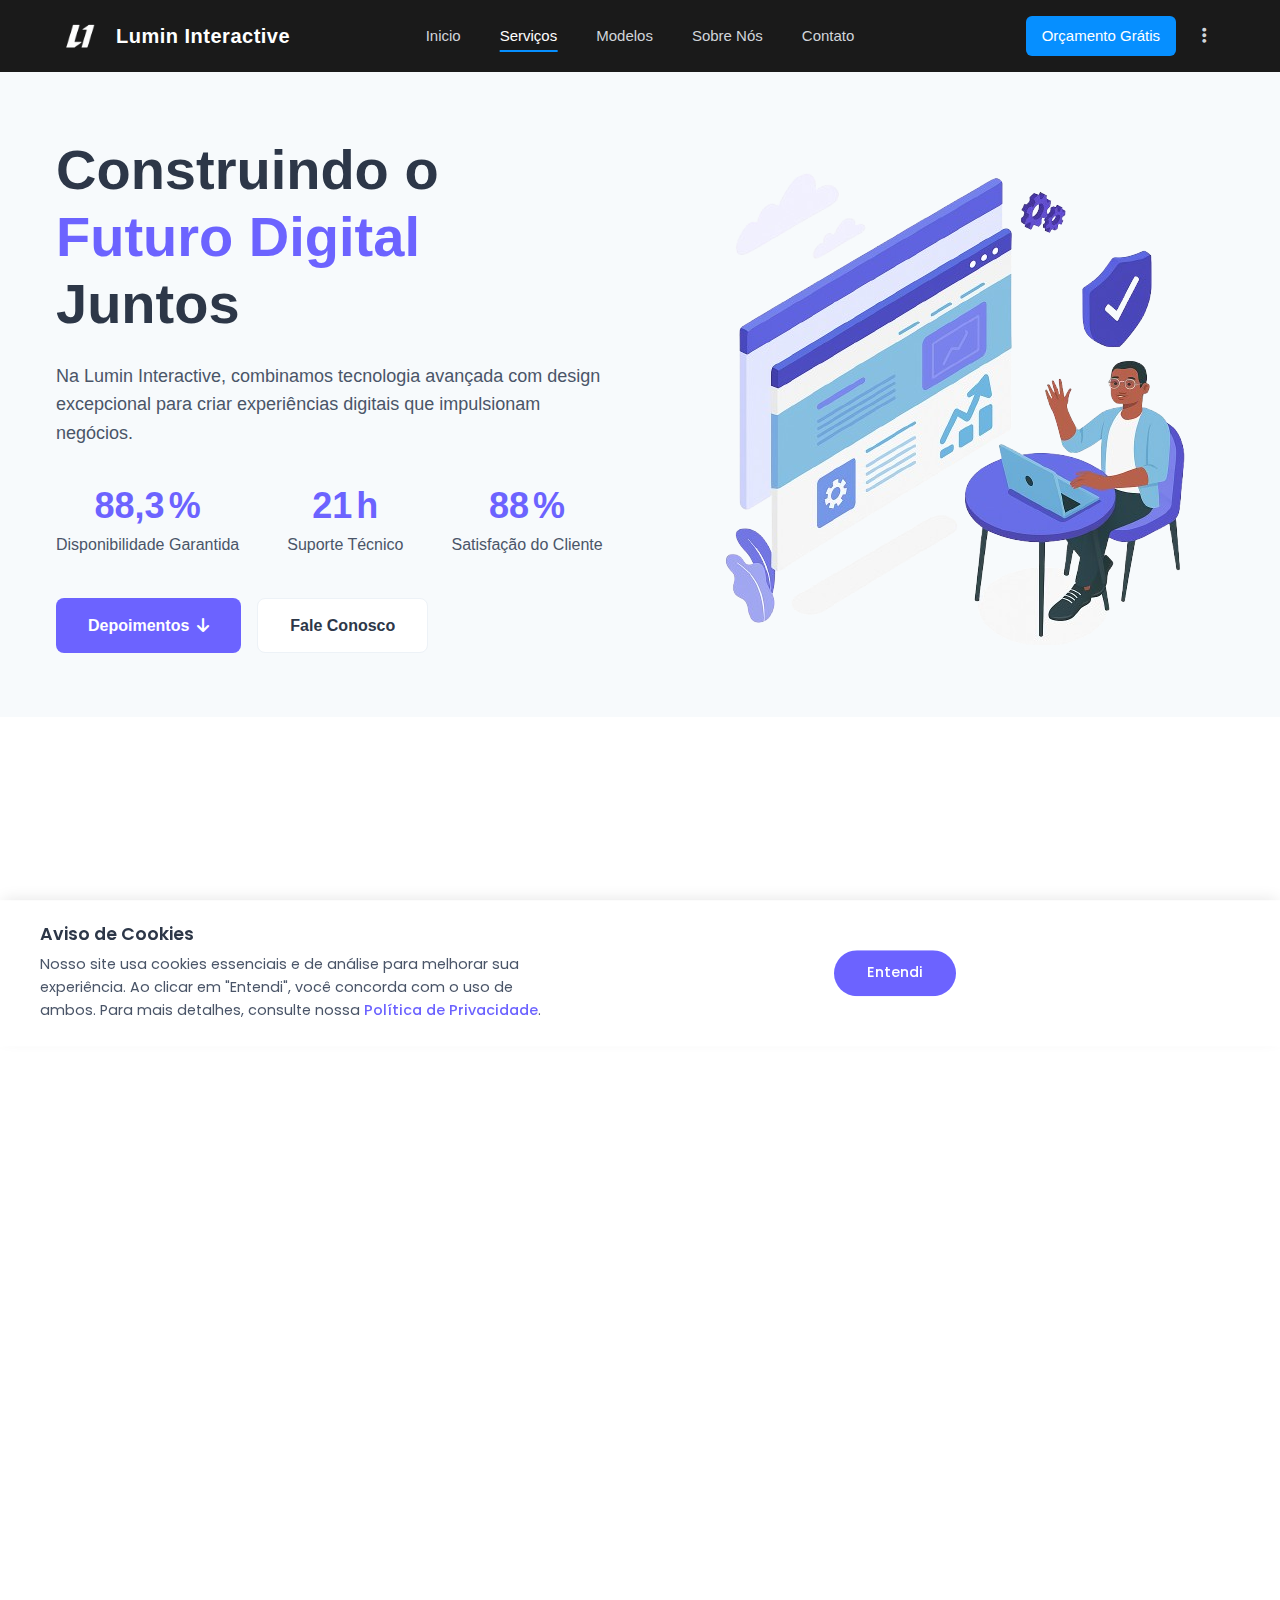
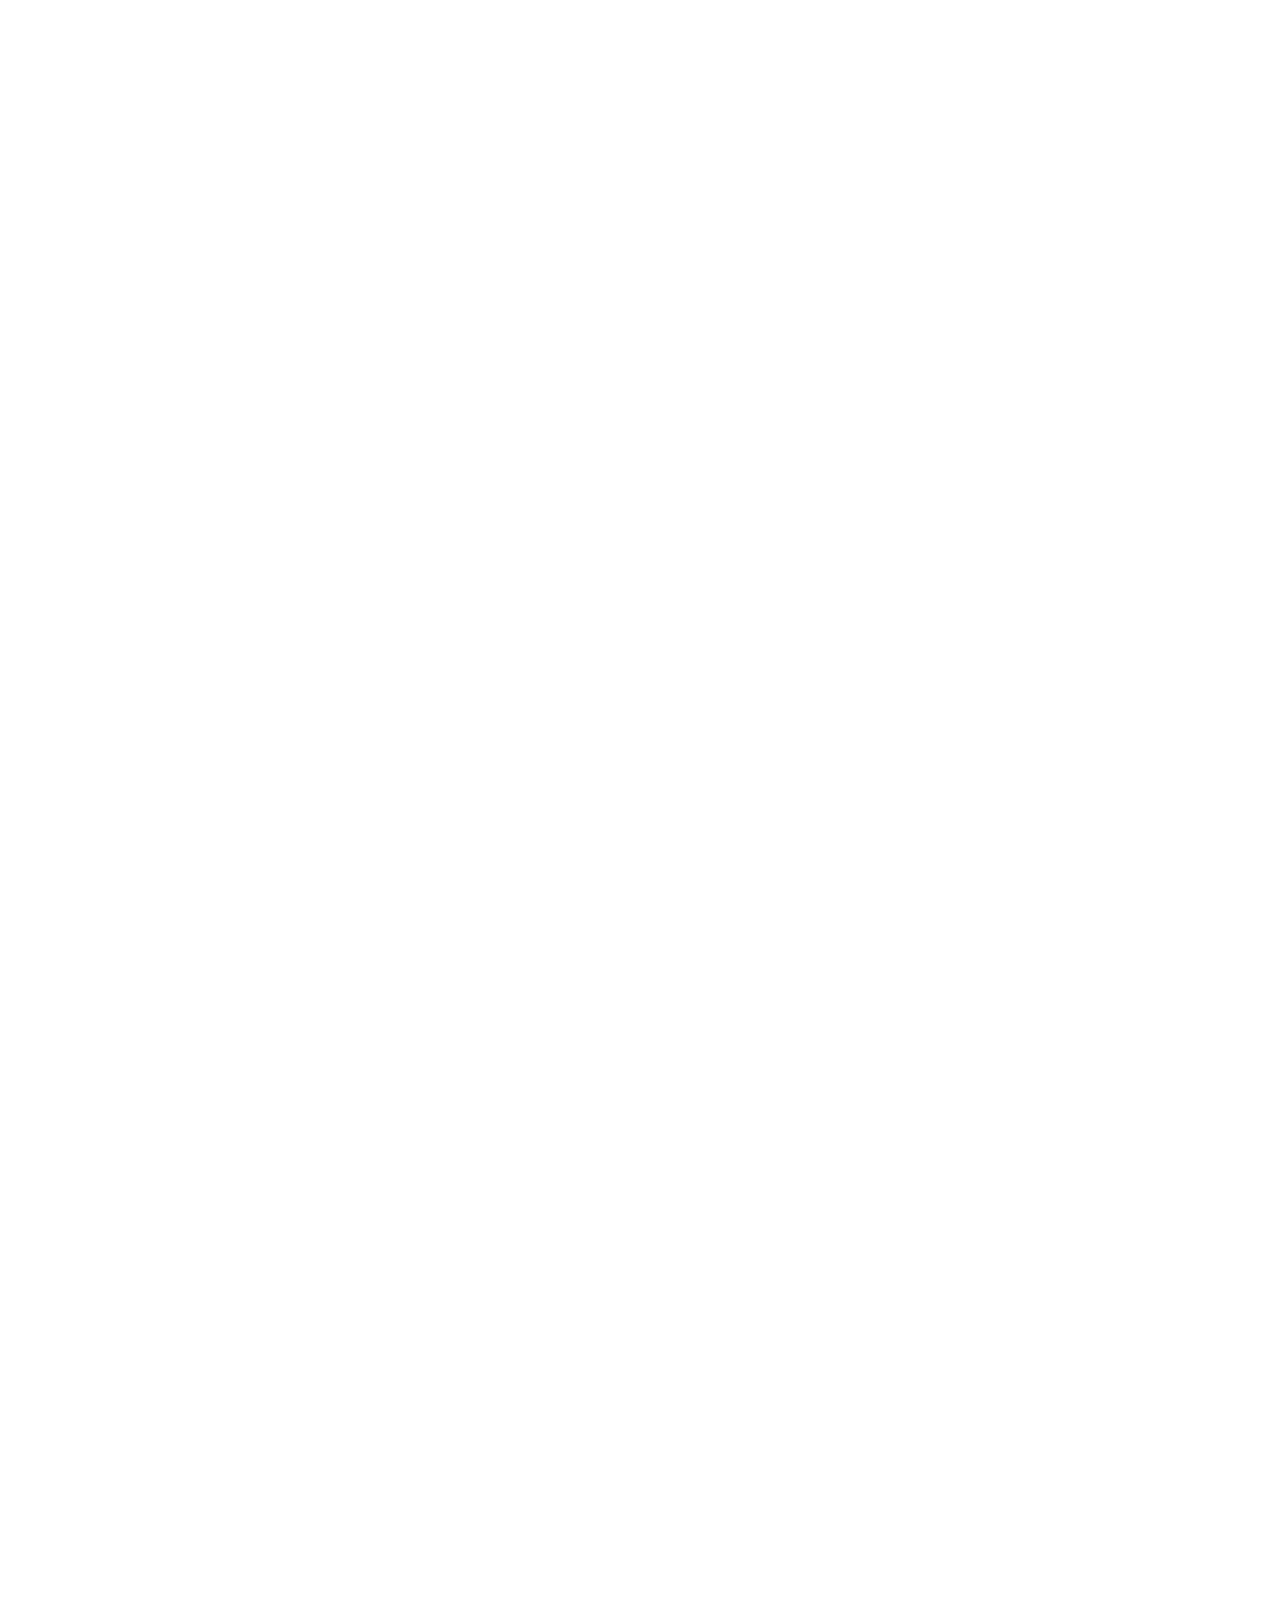
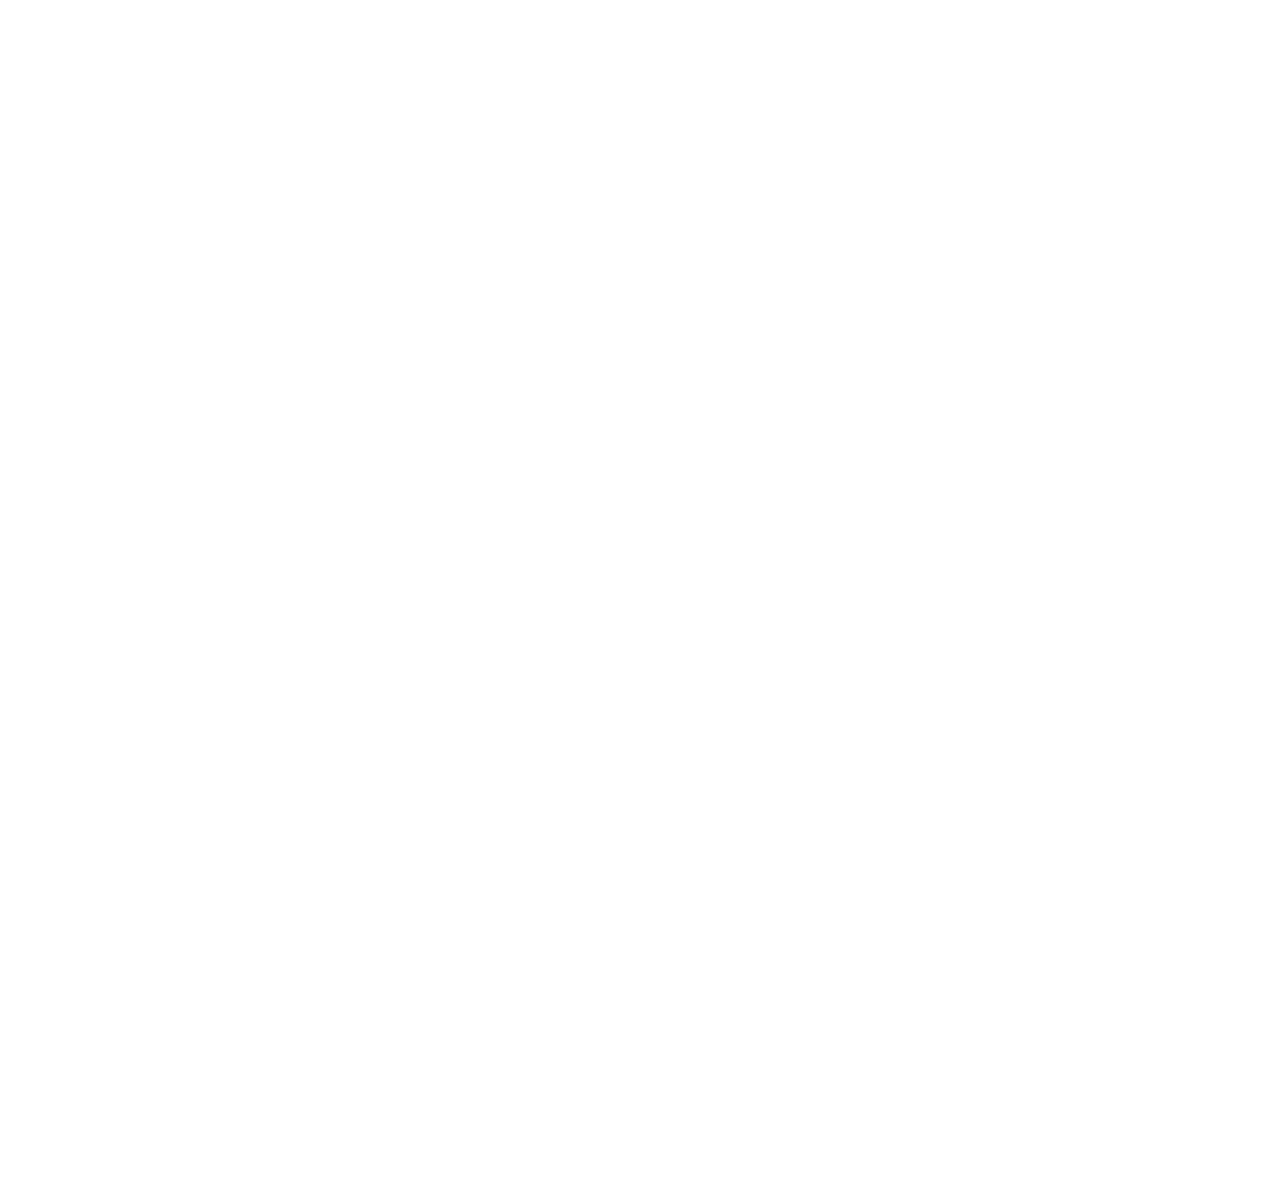
<file: public/servicos.html>
<!DOCTYPE html>
<html lang="pt-BR">
<head>
    <!-- Google Consent Mode - Default Settings -->
    <script>
        window.dataLayer = window.dataLayer || [];
        function gtag() { dataLayer.push(arguments); }
        gtag('consent', 'default', {
            'ad_storage': 'denied',
            'ad_user_data': 'denied',
            'ad_personalization': 'denied',
            'analytics_storage': 'denied'
        });
    </script>

    <!-- Google tag (gtag.js) -->
    <script async src="https://www.googletagmanager.com/gtag/js?id=G-43JY2MX5EN"></script>
    <script>
      window.dataLayer = window.dataLayer || [];
      function gtag(){dataLayer.push(arguments);}
      gtag('js', new Date());
      gtag('config', 'G-43JY2MX5EN');
    </script>

    <!-- Metadados Essenciais -->
    <meta charset="UTF-8">
    <meta name="viewport" content="width=device-width, initial-scale=1.0">
    <title>Nossos Serviços | Lumin Interactive</title>

    <!-- SEO -->
    <meta name="description" content="Descubra nossos serviços especializados em desenvolvimento web, TI, e soluções digitais personalizadas para o seu negócio.">
    <meta name="author" content="Lumin Interactive">
    <link rel="canonical" href="https://www.lumininteractive.com.br/servicos/">

    <!-- Open Graph (para Facebook, LinkedIn, WhatsApp, etc.) -->
    <meta property="og:title" content="Nossos Serviços | Lumin Interactive">
    <meta property="og:description" content="Descubra nossos serviços especializados em desenvolvimento web, TI, e soluções digitais.">
    <meta property="og:type" content="website">
    <meta property="og:url" content="https://www.lumininteractive.com.br/servicos/">
    <meta property="og:image" content="imagens/logobrancalumin.webp">
    <meta property="og:locale" content="pt_BR">

    <!-- Twitter Card -->
    <meta name="twitter:card" content="summary_large_image">
    <meta name="twitter:title" content="Nossos Serviços | Lumin Interactive">
    <meta name="twitter:description" content="Descubra nossos serviços especializados em desenvolvimento web, TI, e soluções digitais.">
    <meta name="twitter:image" content="imagens/logobrancalumin.webp">

    <!-- Favicons -->
    <link rel="icon" href="imagens/luminazul.webp" type="image.webp">
    <link rel="apple-touch-icon" href="imagens/luminazul.webp" sizes="180x180">

    <!-- Cor da Barra de Endereço (Mobile) -->
    <meta name="theme-color" content="#1a1a1a">

    <!-- Fontes e Ícones -->
    <link rel="preconnect" href="https://fonts.googleapis.com">
    <link rel="preconnect" href="https://fonts.gstatic.com" crossorigin>
    <link href="https://fonts.googleapis.com/css2?family=Poppins:wght@400;500;600;700&display=swap" rel="stylesheet">
    <link rel="stylesheet" href="https://cdnjs.cloudflare.com/ajax/libs/font-awesome/6.4.0/css/all.min.css">
    
    <!-- Seus Arquivos CSS -->
    <link rel="stylesheet" href="css/servicos.css">
    <link rel="stylesheet" href="css/footer.css">
    <link rel="stylesheet" href="css/header.css">
    <link rel="stylesheet" href="css/cookies.css">

    <!-- SCRIPT ANTI-FLICKER (ESSENCIAL PARA TEMA E DADOS DO USUÁRIO) -->
    <script>
        (function() {
            // 1. Aplica o tema (Modo Escuro) antes da renderização
            const theme = localStorage.getItem('theme');
            if (theme === 'dark') {
                document.documentElement.classList.add('dark-mode');
            }

            // 2. Prepara para a atualização dos dados do usuário
            const style = document.createElement('style');
            style.textContent = `
                #user-avatar-header, 
                #user-shortname-header,
                .mobile-user-avatar,
                .mobile-user-toggle span {
                    visibility: hidden;
                }
            `;
            document.head.appendChild(style);
        })();
    </script>
</head>
<body>

<header class="header" id="header">
    <div class="container">
        <div class="header-inner">
            <!-- Logo à esquerda -->
            <a href="/" class="logo" onclick="gtag('event', 'click', {'event_category': 'navigation', 'event_label': 'header_logo_servicos'});">
                <img src="imagens/logobrancalumin.webp" alt="Lumin Interactive Logo" class="logo-image" style="height: 60px;">
                <span class="logo-text">Lumin Interactive</span>
            </a>

            <!-- Navegação central (visível apenas no desktop) -->
            <nav class="nav-center" id="main-nav">
                <ul class="nav-menu">
                    <li><a href="index.html" class="nav-link" onclick="gtag('event', 'click', {'event_category': 'navigation', 'event_label': 'header_nav_inicio_servicos_page'});">Inicio</a></li>
                    <li><a href="servicos.html" class="nav-link active" onclick="gtag('event', 'click', {'event_category': 'navigation', 'event_label': 'header_nav_servicos_servicos_page'});">Serviços</a></li>
                    <li><a href="portfolio.html" class="nav-link" onclick="gtag('event', 'click', {'event_category': 'navigation', 'event_label': 'header_nav_modelos_servicos_page'});">Modelos</a></li>
                    <li><a href="sobre.html" class="nav-link" onclick="gtag('event', 'click', {'event_category': 'navigation', 'event_label': 'header_nav_sobre_servicos_page'});">Sobre Nós</a></li>
                    <li><a href="contato.html" class="nav-link" onclick="gtag('event', 'click', {'event_category': 'navigation', 'event_label': 'header_nav_contato_servicos_page'});">Contato</a></li>
                </ul>
            </nav>

            <!-- Ações e Menu à Direita (Desktop) -->
            <div class="header-right-side">
                <a href="orcamento.html" class="btn btn-primary free-quote-btn" onclick="gtag('event', 'click', {'event_category': 'cta_click', 'event_label': 'header_orcamento_gratis_servicos'});">Orçamento Grátis</a>
                <div class="settings-menu" id="settings-menu">
                    <button class="settings-toggle" id="settings-toggle" aria-label="Abrir opções">
                        <i class="fas fa-ellipsis-v"></i>
                    </button>
                    <div class="settings-dropdown">
                        <a href="#" class="dropdown-item" id="dark-mode-toggle" onclick="gtag('event', 'click', {'event_category': 'ui_interaction', 'event_label': 'toggle_dark_mode_desktop_servicos'});">
                            <i class="fas fa-adjust"></i>
                            <span id="dark-mode-text">Modo Escuro</span>
                        </a>
                        <a href="config.html" class="dropdown-item" onclick="gtag('event', 'click', {'event_category': 'navigation', 'event_label': 'header_configuracoes_servicos'});">
                            <i class="fas fa-cog"></i>
                            <span>Configurações</span>
                        </a>
                    </div>
                </div>
            </div>

            <!-- Botão do Menu Mobile -->
            <button class="nav-toggle" aria-expanded="false" aria-controls="mobile-nav" id="mobile-toggle">
                <span class="hamburger"></span>
            </button>
        </div>
    </div>

    <!-- Menu Mobile (conteúdo) -->
    <div class="mobile-nav" id="mobile-nav">
        <div class="mobile-nav-content">
            <ul class="mobile-menu">
                <li><a href="index.html" class="mobile-link" onclick="gtag('event', 'click', {'event_category': 'navigation', 'event_label': 'mobile_nav_inicio_servicos_page'});"><i class="fas fa-home"></i>Inicio</a></li>
                <li><a href="servicos.html" class="mobile-link active" onclick="gtag('event', 'click', {'event_category': 'navigation', 'event_label': 'mobile_nav_servicos_servicos_page'});"><i class="fas fa-briefcase"></i>Serviços</a></li>
                <li><a href="portfolio.html" class="mobile-link" onclick="gtag('event', 'click', {'event_category': 'navigation', 'event_label': 'mobile_nav_modelos_servicos_page'});"><i class="fas fa-layer-group"></i>Modelos</a></li>
                <li><a href="sobre.html" class="mobile-link" onclick="gtag('event', 'click', {'event_category': 'navigation', 'event_label': 'mobile_nav_sobre_servicos_page'});"><i class="fas fa-users"></i>Sobre Nós</a></li>
                <li><a href="contato.html" class="mobile-link" onclick="gtag('event', 'click', {'event_category': 'navigation', 'event_label': 'mobile_nav_contato_servicos_page'});"><i class="fas fa-envelope"></i>Contato</a></li>
                <li><a href="orcamento.html" class="btn btn-primary mobile-btn" onclick="gtag('event', 'click', {'event_category': 'cta_click', 'event_label': 'mobile_orcamento_gratis_servicos'});">Orçamento Grátis</a></li>
            </ul>
            <div class="mobile-nav-divider"></div>
            <ul class="mobile-menu">
                <li><a href="#" class="mobile-link" id="mobile-dark-mode-toggle" onclick="gtag('event', 'click', {'event_category': 'ui_interaction', 'event_label': 'toggle_dark_mode_mobile_servicos'});"><i class="fas fa-adjust"></i><span id="mobile-dark-mode-text">Modo Escuro</span></a></li>
                <li><a href="config.html" class="mobile-link" onclick="gtag('event', 'click', {'event_category': 'navigation', 'event_label': 'mobile_configuracoes_servicos'});"><i class="fas fa-cog"></i>Configurações</a></li>
            </ul>
        </div>
    </div>
</header>

<!-- ============================================ 
    Seção Hero (Layout com Imagem) 
    ============================================ -->
<section class="services-hero fade-in-element">
    <div class="container">

        <!-- Coluna da Esquerda: Todo o conteúdo de texto -->
        <div class="hero-content-wrapper">
            <h1>Construindo o <span class="highlight">Futuro Digital</span> Juntos</h1>
            <p class="subtitle">Na Lumin Interactive, combinamos tecnologia avançada com design excepcional para criar experiências digitais que impulsionam negócios.</p>
            
            <div class="hero-stats">
                <div class="stat-item">
                    <div class="stat-number-wrapper">
                        <span class="stat-number" data-target="99.9">0</span><span class="stat-suffix">%</span>
                    </div>
                    <div class="stat-label">Disponibilidade Garantida</div>
                </div>
                <div class="stat-item">
                    <div class="stat-number-wrapper">
                        <span class="stat-number" data-target="24">0</span><span class="stat-suffix">h</span>
                    </div>
                    <div class="stat-label">Suporte Técnico</div>
                </div>
                <div class="stat-item">
                    <div class="stat-number-wrapper">
                        <span class="stat-number" data-target="100">0</span><span class="stat-suffix">%</span>
                    </div>
                    <div class="stat-label">Satisfação do Cliente</div>
                </div>
            </div>

            <div class="hero-cta">
                <a href="#depoimentos" class="btn btn-primary" onclick="gtag('event', 'click', {'event_category': 'navigation', 'event_label': 'hero_depoimentos_servicos'});">Depoimentos <i class="fa-solid fa-arrow-down"></i></a>
                <a href="contato.html" class="btn btn-secondary" onclick="gtag('event', 'click', {'event_category': 'cta_click', 'event_label': 'hero_fale_conosco_servicos'});">Fale Conosco</a>
            </div>
        </div>

        <!-- Coluna da Direita: Imagem -->
        <div class="hero-image">
            <img src="imagens/serviçoimagesemfundo.webp" alt="Ilustração da equipe construindo o futuro digital" class="hero-img">
        </div>

    </div>
</section>


<!-- Serviços Principais -->
<section class="main-services fade-in-element" id="servicos">
    <div class="container">
        <div class="section-header">
            <h2 class="section-title">Nossos <span class="highlight">Serviços</span> com Preços</h2>
            <p class="section-subtitle">Soluções profissionais para todas as suas necessidades digitais e de TI</p>
        </div>
        
        <div class="services-grid">
            <!-- Serviço 1: Reestruturação de Site -->
            <div class="service-card" data-service-id="restructuring" onclick="gtag('event', 'view_item', {'event_category': 'service_engagement', 'event_label': 'view_service_reestruturacao'});">
                <div class="service-icon"><i class="fas fa-globe"></i></div>
                <h3>Reestruturação de Site</h3>
                <p>Transforme seu site antigo em uma máquina de conversão moderna e responsiva.</p>
                <ul class="service-features">
                    <li><i class="fas fa-check"></i> Redesign completo</li>
                    <li><i class="fas fa-check"></i> Otimização para mobile</li>
                    <li><i class="fas fa-check"></i> Melhoria de velocidade</li>
                    <li><i class="fas fa-check"></i> SEO básico incluído</li>
                </ul>
                <div class="service-price">
                    <div class="price-header">
                        <span class="price-old">De R$ 1.865,00</span>
                        <div class="discount-badge">25% OFF</div>
                    </div>
                    <span class="price-prefix">A partir de</span>
                    <span class="price-current" data-target="1399.90">R$ 0,00</span>
                    <div class="payment-methods">
                        <span><i class="fa-brands fa-pix"></i> via PIX</span>
                        <span><i class="fas fa-credit-card"></i> em até 12x</span>
                    </div>
                </div>
                <a href="#" class="btn btn-primary service-request-btn" onclick="gtag('event', 'click', {'event_category': 'service_interaction', 'event_label': 'ver_detalhes_reestruturacao'});">Ver Detalhes</a>
            </div>
            
            <!-- Serviço 2: Landing Page Premium -->
            <div class="service-card" data-service-id="landing-page" onclick="gtag('event', 'view_item', {'event_category': 'service_engagement', 'event_label': 'view_service_landing_page'});">
                <div class="service-icon"><i class="fas fa-rocket"></i></div>
                <h3>Landing Page Premium</h3>
                <p>Página de alta conversão para suas campanhas de marketing e lançamentos.</p>
                <ul class="service-features">
                    <li><i class="fas fa-check"></i> Design exclusivo</li>
                    <li><i class="fas fa-check"></i> Formulários otimizados</li>
                    <li><i class="fas fa-check"></i> Integração com CRM</li>
                    <li><i class="fas fa-check"></i> Testes A/B incluídos</li>
                </ul>
                <div class="service-price">
                    <div class="price-header">
                        <span class="price-old">De R$ 1299,00</span>
                        <div class="discount-badge">20% OFF</div>
                    </div>
                    <span class="price-prefix">A partir de</span>
                    <span class="price-current" data-target="1039.20">R$ 0,00</span>
                    <div class="payment-methods">
                        <span><i class="fa-brands fa-pix"></i> via PIX</span>
                        <span><i class="fas fa-credit-card"></i> em até 12x</span>
                    </div>
                </div>
                <a href="#" class="btn btn-primary service-request-btn" onclick="gtag('event', 'click', {'event_category': 'service_interaction', 'event_label': 'ver_detalhes_landing_page'});">Ver Detalhes</a>
            </div>
            
            <!-- Serviço 3: Otimização SEO Express -->
            <div class="service-card" data-service-id="seo" onclick="gtag('event', 'view_item', {'event_category': 'service_engagement', 'event_label': 'view_service_seo'});">
                <div class="service-icon"><i class="fas fa-chart-line"></i></div>
                <h3>Otimização SEO Express</h3>
                <p>Aumente sua visibilidade no Google com nosso pacote de otimização rápida.</p>
                <ul class="service-features">
                    <li><i class="fas fa-check"></i> Análise técnica</li>
                    <li><i class="fas fa-check"></i> Otimização de conteúdo</li>
                    <li><i class="fas fa-check"></i> Meta tags e schema</li>
                    <li><i class="fas fa-check"></i> Relatório completo</li>
                </ul>
                <div class="service-price">
                    <div class="price-header">
                        <span class="price-old">De R$ 875,00</span>
                        <div class="discount-badge">20% OFF</div>
                    </div>
                    <span class="price-prefix">A partir de</span>
                    <span class="price-current" data-target="699.00">R$ 0,00</span>
                    <div class="payment-methods">
                        <span><i class="fa-brands fa-pix"></i> via PIX</span>
                        <span><i class="fas fa-credit-card"></i> em até 12x</span>
                    </div>
                </div>
                <a href="#" class="btn btn-primary service-request-btn" onclick="gtag('event', 'click', {'event_category': 'service_interaction', 'event_label': 'ver_detalhes_seo'});">Ver Detalhes</a>
            </div>
            
            <!-- Serviço 4: Manutenção Preventiva -->
            <div class="service-card" data-service-id="maintenance" onclick="gtag('event', 'view_item', {'event_category': 'service_engagement', 'event_label': 'view_service_manutencao'});">
                <div class="service-icon"><i class="fas fa-tools"></i></div>
                <h3>Manutenção Preventiva</h3>
                <p>Mantenha seu site seguro, atualizado e funcionando perfeitamente.</p>
                <ul class="service-features">
                    <li><i class="fas fa-check"></i> Atualizações de segurança</li>
                    <li><i class="fas fa-check"></i> Monitoramento 24h</li>
                    <li><i class="fas fa-check"></i> Correções emergenciais</li>
                    <li><i class="fas fa-check"></i> Relatório mensal</li>
                </ul>
                <div class="service-price">
                    <div class="price-header">
                        <span class="price-old">De R$ 249,00/mês</span>
                        <div class="discount-badge">20% OFF</div>
                    </div>
                    <span class="price-prefix">A partir de</span>
                    <span class="price-current" data-target="199.90">R$ 0,00</span>
                    <div class="payment-methods">
                        <span><i class="fa-brands fa-pix"></i> via PIX</span>
                        <span><i class="fas fa-credit-card"></i> em até 12x</span>
                    </div>
                </div>
                <a href="#" class="btn btn-primary service-request-btn" onclick="gtag('event', 'click', {'event_category': 'service_interaction', 'event_label': 'ver_detalhes_manutencao'});">Ver Detalhes</a>
            </div>
            
            <!-- Serviço 5: Formatação e Otimização -->
            <div class="service-card" data-service-id="formatting" onclick="gtag('event', 'view_item', {'event_category': 'service_engagement', 'event_label': 'view_service_formatacao'});">
                <div class="service-icon"><i class="fas fa-laptop-code"></i></div>
                <h3>Formatação e Otimização</h3>
                <p>Deixe seu computador ou notebook mais rápido e seguro com uma formatação limpa.</p>
                <ul class="service-features">
                    <li><i class="fas fa-check"></i> Backup de arquivos importantes</li>
                    <li><i class="fas fa-check"></i> Instalação do sistema operacional</li>
                    <li><i class="fas fa-check"></i> Instalação de drivers e softwares</li>
                    <li><i class="fas fa-check"></i> Otimização de performance</li>
                </ul>
                <div class="service-price">
                    <div class="price-header">
                        <span class="price-old">De R$ 199,00</span>
                        <div class="discount-badge">25% OFF</div>
                    </div>
                    <span class="price-prefix">A partir de</span>
                    <span class="price-current" data-target="149.90">R$ 0,00</span>
                    <div class="payment-methods">
                        <span><i class="fa-brands fa-pix"></i> via PIX</span>
                        <span><i class="fas fa-credit-card"></i> em até 12x</span>
                    </div>
                </div>
                <a href="#" class="btn btn-primary service-request-btn" onclick="gtag('event', 'click', {'event_category': 'service_interaction', 'event_label': 'ver_detalhes_formatacao'});">Ver Detalhes</a>
            </div>

            <!-- Serviço 6: Remoção de Vírus e Malware -->
            <div class="service-card" data-service-id="virus-removal" onclick="gtag('event', 'view_item', {'event_category': 'service_engagement', 'event_label': 'view_service_remocao_virus'});">
                <div class="service-icon"><i class="fas fa-shield-virus"></i></div>
                <h3>Remoção de Vírus e Malware</h3>
                <p>Proteja seus dados e recupere o desempenho do seu computador.</p>
                <ul class="service-features">
                    <li><i class="fas fa-check"></i> Varredura completa do sistema</li>
                    <li><i class="fas fa-check"></i> Remoção de ameaças</li>
                    <li><i class="fas fa-check"></i> Instalação de antivírus</li>
                    <li><i class="fas fa-check"></i> Dicas de segurança</li>
                </ul>
                <div class="service-price">
                    <div class="price-header">
                        <span class="price-old">De R$ 172,00</span>
                        <div class="discount-badge">25% OFF</div>
                    </div>
                    <span class="price-prefix">A partir de</span>
                    <span class="price-current" data-target="129.00">R$ 0,00</span>
                    <div class="payment-methods">
                        <span><i class="fa-brands fa-pix"></i> via PIX</span>
                        <span><i class="fas fa-credit-card"></i> em até 12x</span>
                    </div>
                </div>
                <a href="#" class="btn btn-primary service-request-btn" onclick="gtag('event', 'click', {'event_category': 'service_interaction', 'event_label': 'ver_detalhes_remocao_virus'});">Ver Detalhes</a>
            </div>

            <!-- Serviço 7: Configuração de Firewall e Rede -->
            <div class="service-card" data-service-id="firewall" onclick="gtag('event', 'view_item', {'event_category': 'service_engagement', 'event_label': 'view_service_firewall'});">
                <div class="service-icon"><i class="fas fa-network-wired"></i></div>
                <h3>Configuração de Firewall e Rede</h3>
                <p>Proteja sua rede contra ameaças externas e otimize a comunicação interna.</p>
                <ul class="service-features">
                    <li><i class="fas fa-check"></i> Instalação e configuração de firewall</li>
                    <li><i class="fas fa-check"></i> Definição de regras de segurança</li>
                    <li><i class="fas fa-check"></i> Segmentação de rede (VLANs)</li>
                    <li><i class="fas fa-check"></i> Monitoramento de tráfego</li>
                </ul>
                <div class="service-price">
                    <div class="price-header">
                        <span class="price-old">De R$ 932,00</span>
                        <div class="discount-badge">25% OFF</div>
                    </div>
                    <span class="price-prefix">A partir de</span>
                    <span class="price-current" data-target="699.00">R$ 0,00</span>
                    <div class="payment-methods">
                        <span><i class="fa-brands fa-pix"></i> via PIX</span>
                        <span><i class="fas fa-credit-card"></i> em até 12x</span>
                    </div>
                </div>
                <a href="#" class="btn btn-primary service-request-btn" onclick="gtag('event', 'click', {'event_category': 'service_interaction', 'event_label': 'ver_detalhes_firewall'});">Ver Detalhes</a>
            </div>

            <!-- Serviço 8: Gestão de Servidores (AD & Proxy) -->
            <div class="service-card" data-service-id="server" onclick="gtag('event', 'view_item', {'event_category': 'service_engagement', 'event_label': 'view_service_servidores'});">
                <div class="service-icon"><i class="fas fa-server"></i></div>
                <h3>Gestão de Servidores (AD & Proxy)</h3>
                <p>Centralize a gestão de usuários e controle o acesso à internet na sua empresa.</p>
                <ul class="service-features">
                    <li><i class="fas fa-check"></i> Implantação de Active Directory</li>
                    <li><i class="fas fa-check"></i> Gerenciamento de usuários e permissões</li>
                    <li><i class="fas fa-check"></i> Configuração de servidor Proxy</li>
                    <li><i class="fas fa-check"></i> Filtros de conteúdo web</li>
                </ul>
                <div class="service-price">
                    <div class="price-header">
                        <span class="price-old">De R$ 1.187,00</span>
                        <div class="discount-badge">20% OFF</div>
                    </div>
                    <span class="price-prefix">A partir de</span>
                    <span class="price-current" data-target="950.00">R$ 0,00</span>
                    <div class="payment-methods">
                        <span><i class="fa-brands fa-pix"></i> via PIX</span>
                        <span><i class="fas fa-credit-card"></i> em até 12x</span>
                    </div>
                </div>
                <a href="#" class="btn btn-primary service-request-btn" onclick="gtag('event', 'click', {'event_category': 'service_interaction', 'event_label': 'ver_detalhes_servidores'});">Ver Detalhes</a>
            </div>

            <!-- Serviço 9: Consultoria de TI Estratégica -->
            <div class="service-card" data-service-id="consulting" onclick="gtag('event', 'view_item', {'event_category': 'service_engagement', 'event_label': 'view_service_consultoria'});">
                <div class="service-icon"><i class="fas fa-lightbulb"></i></div>
                <h3>Consultoria de TI Estratégica</h3>
                <p>Alinhe a tecnologia aos seus objetivos de negócio para crescer com segurança.</p>
                <ul class="service-features">
                    <li><i class="fas fa-check"></i> Diagnóstico da infraestrutura atual</li>
                    <li><i class="fas fa-check"></i> Planejamento de investimentos em TI</li>
                    <li><i class="fas fa-check"></i> Recomendação de novas tecnologias</li>
                    <li><i class="fas fa-check"></i> Desenvolvimento de políticas de segurança</li>
                </ul>
                <div class="service-price price-consult">
                    <span class="price-current">Sob Consulta</span>
                </div>
                <a href="#" class="btn btn-primary service-request-btn" onclick="gtag('event', 'click', {'event_category': 'service_interaction', 'event_label': 'ver_detalhes_consultoria'});">Ver Detalhes</a>
            </div>
        </div> 
    </div> 
</section> 

<!-- NOVA SEÇÃO DE DEPOIMENTOS -->
<section class="testimonials-section fade-in-element" id="depoimentos">
    <div class="container">
        <div class="section-header">
            <h2 class="section-title">O que nossos <span class="highlight">clientes dizem</span></h2>
            <p class="section-subtitle">Resultados reais de parcerias de sucesso que geram confiança e credibilidade.</p>
        </div>
        <div class="testimonials-grid">
            <!-- Depoimento 1 -->
            <div class="testimonial-card">
                <div class="testimonial-header">
                    <i class="fas fa-quote-left"></i>
                    <div class="testimonial-rating">
                        <i class="fas fa-star"></i><i class="fas fa-star"></i><i class="fas fa-star"></i><i class="fas fa-star"></i><i class="fas fa-star"></i>
                    </div>
                </div>
                <h3 class="testimonial-service">Reestruturação de Site</h3>
                <p class="testimonial-quote">“Nosso site estava ultrapassado e não convertia. Depois da reestruturação feita pela Lumin Interactive, tivemos um aumento de 40% nas vendas online em apenas dois meses. O design ficou moderno e a navegação muito mais rápida.”</p>
                <div class="testimonial-author">
                    <span class="author-name">Mariana Souza</span>
                    <span class="author-title">Gerente de E-commerce</span>
                </div>
            </div>
            <!-- Depoimento 2 -->
            <div class="testimonial-card">
                <div class="testimonial-header">
                    <i class="fas fa-quote-left"></i>
                    <div class="testimonial-rating">
                        <i class="fas fa-star"></i><i class="fas fa-star"></i><i class="fas fa-star"></i><i class="fas fa-star"></i><i class="fas fa-star"></i>
                    </div>
                </div>
                <h3 class="testimonial-service">Landing Page Premium</h3>
                <p class="testimonial-quote">“Precisávamos de uma página de alta conversão para uma campanha de lançamento. A equipe entregou uma landing page incrível, com integração ao nosso CRM. O resultado foi acima da média: taxa de conversão de 12%.”</p>
                <div class="testimonial-author">
                    <span class="author-name">Ricardo Alves</span>
                    <span class="author-title">Coordenador de Marketing</span>
                </div>
            </div>
            <!-- Depoimento 3 -->
            <div class="testimonial-card">
                <div class="testimonial-header">
                    <i class="fas fa-quote-left"></i>
                    <div class="testimonial-rating">
                        <i class="fas fa-star"></i><i class="fas fa-star"></i><i class="fas fa-star"></i><i class="fas fa-star"></i><i class="fas fa-star"></i>
                    </div>
                </div>
                <h3 class="testimonial-service">Otimização SEO Express</h3>
                <p class="testimonial-quote">“Estávamos invisíveis no Google. Com o pacote de SEO da Lumin, passamos da 8ª para a 2ª posição em buscas locais em apenas 3 semanas. Um investimento pequeno que trouxe grande retorno.”</p>
                <div class="testimonial-author">
                    <span class="author-name">Juliana Ferreira</span>
                    <span class="author-title">Diretora Administrativa</span>
                </div>
            </div>
        </div>
    </div>
</section>

<!-- ================= FOOTER ================= -->
<footer class="footer fade-in-element">
    <div class="container">
        <div class="footer-grid">
            <div class="footer-about">
                <a href="index.html" class="footer-logo" onclick="gtag('event', 'click', {'event_category': 'navigation', 'event_label': 'footer_logo_servicos_page'});">
                    <img src="imagens/logobrancalumin.webp" alt="Lumin Interactive Logo" class="footer-logo-img">
                    <span class="logo-text">Lumin Interactive</span>
                </a>
                <p>Transformando ideias em experiências digitais memoráveis.</p>
                <div class="footer-social">
                    <a href="#" aria-label="Facebook" onclick="gtag('event', 'click', {'event_category': 'social_media', 'event_label': 'footer_facebook_servicos_page'});"><i class="fab fa-facebook-f"></i></a>
                    <a href="https://www.instagram.com/lumin.interactive/" target="_blank" rel="noopener noreferrer" aria-label="Instagram" onclick="gtag('event', 'click', {'event_category': 'social_media', 'event_label': 'footer_instagram_servicos_page'});"><i class="fab fa-instagram"></i></a>
                    <a href="https://wa.me/5567996030671" target="_blank" rel="noopener noreferrer" aria-label="WhatsApp" onclick="gtag('event', 'click', {'event_category': 'social_media', 'event_label': 'footer_whatsapp_servicos_page'});"><i class="fab fa-whatsapp"></i></a>
                </div>
            </div>
            <div class="footer-links">
                <h3>Links Rápidos</h3>
                <ul>
                    <li><a href="index.html" onclick="gtag('event', 'click', {'event_category': 'navigation', 'event_label': 'footer_nav_inicio_servicos_page'});">Início</a></li>
                    <li><a href="servicos.html" onclick="gtag('event', 'click', {'event_category': 'navigation', 'event_label': 'footer_nav_servicos_servicos_page'});">Serviços</a></li>
                    <li><a href="portfolio.html" onclick="gtag('event', 'click', {'event_category': 'navigation', 'event_label': 'footer_nav_modelos_servicos_page'});">Modelos</a></li>
                    <li><a href="sobre.html" onclick="gtag('event', 'click', {'event_category': 'navigation', 'event_label': 'footer_nav_sobre_servicos_page'});">Sobre Nós</a></li>
                    <li><a href="contato.html" onclick="gtag('event', 'click', {'event_category': 'navigation', 'event_label': 'footer_nav_contato_servicos_page'});">Contato</a></li>
                </ul>
            </div>
            <div class="footer-services">
                <h3>Nossos Serviços</h3>
                <ul>
                    <li><a href="servicos.html" onclick="gtag('event', 'click', {'event_category': 'navigation', 'event_label': 'footer_servico_reestruturacao_servicos_page'});">Reestruturação de Site</a></li>
                    <li><a href="servicos.html" onclick="gtag('event', 'click', {'event_category': 'navigation', 'event_label': 'footer_servico_manutencao_servicos_page'});">Manutenção Preventiva</a></li>
                    <li><a href="servicos.html" onclick="gtag('event', 'click', {'event_category': 'navigation', 'event_label': 'footer_servico_remocao_virus_servicos_page'});">Remoção de Vírus e Malware</a></li>
                    <li><a href="servicos.html" onclick="gtag('event', 'click', {'event_category': 'navigation', 'event_label': 'footer_servico_firewall_servicos_page'});">Configuração de Firewall e Rede</a></li>
                </ul>
            </div>
            <div class="footer-contact">
                <h3>Contato</h3>
                <ul>
                    <li><i class="fas fa-envelope"></i> <a href="mailto:contato@lumininteractive.com.br" onclick="gtag('event', 'click', {'event_category': 'contact', 'event_label': 'footer_email_servicos_page'});">contato@lumininteractive.com.br</a></li>
                    <li><i class="fab fa-whatsapp"></i> <a href="https://wa.me/5567996030671" target="_blank" rel="noopener noreferrer" onclick="gtag('event', 'click', {'event_category': 'contact', 'event_label': 'footer_whatsapp_contato_servicos_page'});">(67) 99603-0671</a></li>
                    <li><i class="fab fa-instagram"></i> <a href="https://www.instagram.com/lumin.interactive/" target="_blank" rel="noopener noreferrer" onclick="gtag('event', 'click', {'event_category': 'contact', 'event_label': 'footer_instagram_contato_servicos_page'});">@lumin.interactive</a></li>
                </ul>
            </div>
        </div>
        <div class="footer-bottom">
            <p>&copy; <span id="current-year">2025</span> Lumin Interactive. Todos os direitos reservados.</p>
            <p>CNPJ: 62.601.543/0001-11</p>
            <div class="footer-legal">
                <a href="privacidade.html" onclick="gtag('event', 'click', {'event_category': 'navigation', 'event_label': 'footer_politica_privacidade_servicos_page'});">Política de Privacidade</a>
                <a href="termos.html" onclick="gtag('event', 'click', {'event_category': 'navigation', 'event_label': 'footer_termos_servico_servicos_page'});">Termos de Serviço</a>
            </div>
        </div>
    </div>
</footer>

<!-- Botão Voltar ao Topo -->
<a href="#header" class="back-to-top" id="back-to-top" onclick="gtag('event', 'click', {'event_category': 'navigation', 'event_label': 'back_to_top_servicos'});">
    <i class="fas fa-arrow-up"></i>
</a>

<!-- Modal de Serviço -->
<div class="modal-overlay" id="service-modal-overlay">
    <div class="modal" id="service-modal">
        <div class="modal-content-wrapper">
            <div class="modal-details-column">
                <div class="modal-header">
                    <div class="modal-header-content">
                        <i id="modal-service-icon" class="fas fa-globe"></i>
                        <h3 id="modal-service-title">Nome do Serviço</h3>
                    </div>
                    <button class="close-button" id="service-modal-close-btn">&times;</button>
                </div>
                <div class="modal-body">
                    <p id="modal-service-description" class="modal-intro-description"></p>
                    <div class="modal-grid">
                        <div class="modal-section">
                            <h4 class="modal-section-title"><i class="fas fa-check-circle"></i> O que está incluído</h4>
                            <ul class="modal-list" id="modal-service-includes"></ul>
                        </div>
                        <div class="modal-section">
                            <h4 class="modal-section-title"><i class="fas fa-bullseye"></i> Ideal para quem</h4>
                            <ul class="modal-list" id="modal-service-ideal-for"></ul>
                        </div>
                    </div>
                    <div class="modal-section">
                        <h4 class="modal-section-title"><i class="fas fa-project-diagram"></i> Nosso Processo</h4>
                        <ol class="modal-process-list" id="modal-service-process"></ol>
                    </div>
                </div>
                <div class="modal-footer">
                    <div class="modal-footer-price" id="modal-price-container">
                        <!-- O conteúdo do preço será inserido aqui pelo JavaScript -->
                    </div>
                    <a href="#" id="modal-hire-btn" target="_blank" class="btn btn-primary btn-lg" onclick="gtag('event', 'generate_lead', {'event_category': 'lead_generation', 'event_label': 'contratar_servico_whatsapp_modal_servicos'});">
                        <i class="fab fa-whatsapp"></i> Contratar Serviço
                    </a>
                </div>
            </div>
        </div>
    </div>
</div>

    <!-- Banner de Cookies Simplificado -->
    <div id="cookie-banner-container" class="cookie-banner-container" role="dialog" aria-labelledby="cookie-title" aria-modal="true" hidden>
        <div class="cookie-banner-content">
            <div class="cookie-banner-text">
                <h2 id="cookie-title">Aviso de Cookies</h2>
                <p>
                    Nosso site usa cookies essenciais e de análise para melhorar sua experiência. Ao clicar em "Entendi", você concorda com o uso de ambos. Para mais detalhes, consulte nossa <a href="privacidade.html" target="_blank" rel="noopener noreferrer">Política de Privacidade</a>.
                </p>
            </div>
            <div class="cookie-banner-actions">
                <button id="cookie-acknowledge-btn" class="cookie-btn-primary" onclick="gtag('event', 'click', {'event_category': 'cookie_consent', 'event_label': 'cookie_banner_acknowledged_servicos'});">Entendi</button>
            </div>
        </div>
    </div>

<!-- ================= SCRIPTS ================= -->
<script src="js/global.js" defer></script> 
<script src="js/servicos.js" defer></script> 

<!-- Lógica do Banner de Cookies -->
<script>
document.addEventListener('DOMContentLoaded', () => {
    const banner = document.getElementById('cookie-banner-container');
    if (!banner) return;

    const acknowledgeBtn = document.getElementById('cookie-acknowledge-btn');
    const consentLocalStorageKey = 'lumin_cookie_consent_v2'; 

    const hideBanner = () => {
        banner.setAttribute('hidden', true);
    };

    const handleConsent = (consentStatus) => {
        gtag('consent', 'update', {
            'analytics_storage': consentStatus
        });
        localStorage.setItem(consentLocalStorageKey, JSON.stringify({
            analytics_storage: consentStatus,
            timestamp: new Date().getTime()
        }));
        hideBanner();
    };
    
    acknowledgeBtn.addEventListener('click', () => {
        handleConsent('granted');
    });

    const savedConsent = localStorage.getItem(consentLocalStorageKey);
    if (!savedConsent) {
        banner.removeAttribute('hidden');
    } else {
        const parsedConsent = JSON.parse(savedConsent);
        gtag('consent', 'update', {
             'analytics_storage': parsedConsent.analytics_storage || 'denied'
        });
    }
});
</script>

<!-- REGISTRO DO SERVICE WORKER (PARA CACHE E OFFLINE) -->
<script>
    if ('serviceWorker' in navigator) {
        window.addEventListener('load', () => {
            navigator.serviceWorker.register('/sw.js')
                .then(registration => {
                    console.log('Service Worker registrado com sucesso:', registration.scope);
                })
                .catch(error => {
                    console.log('Falha ao registrar o Service Worker:', error);
                });
        });
    }
</script>

</body> 
</html>
</file>
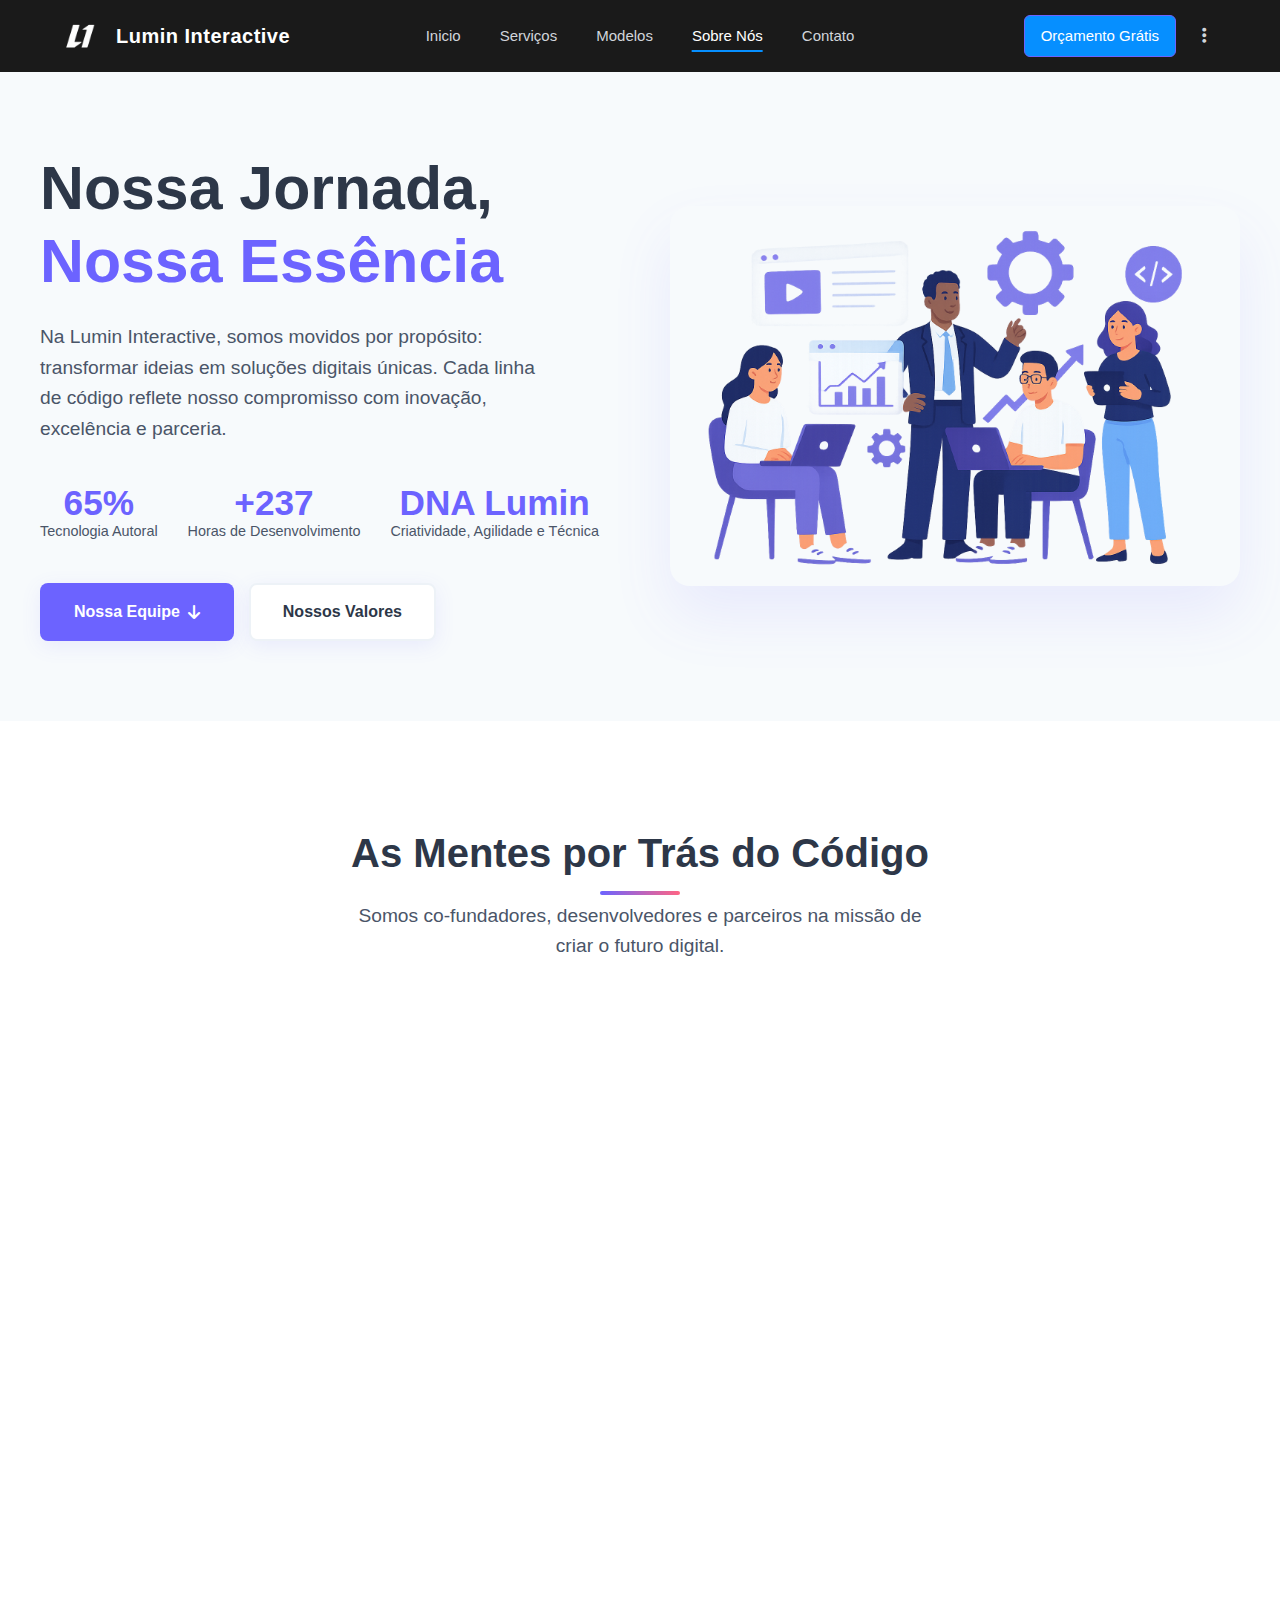
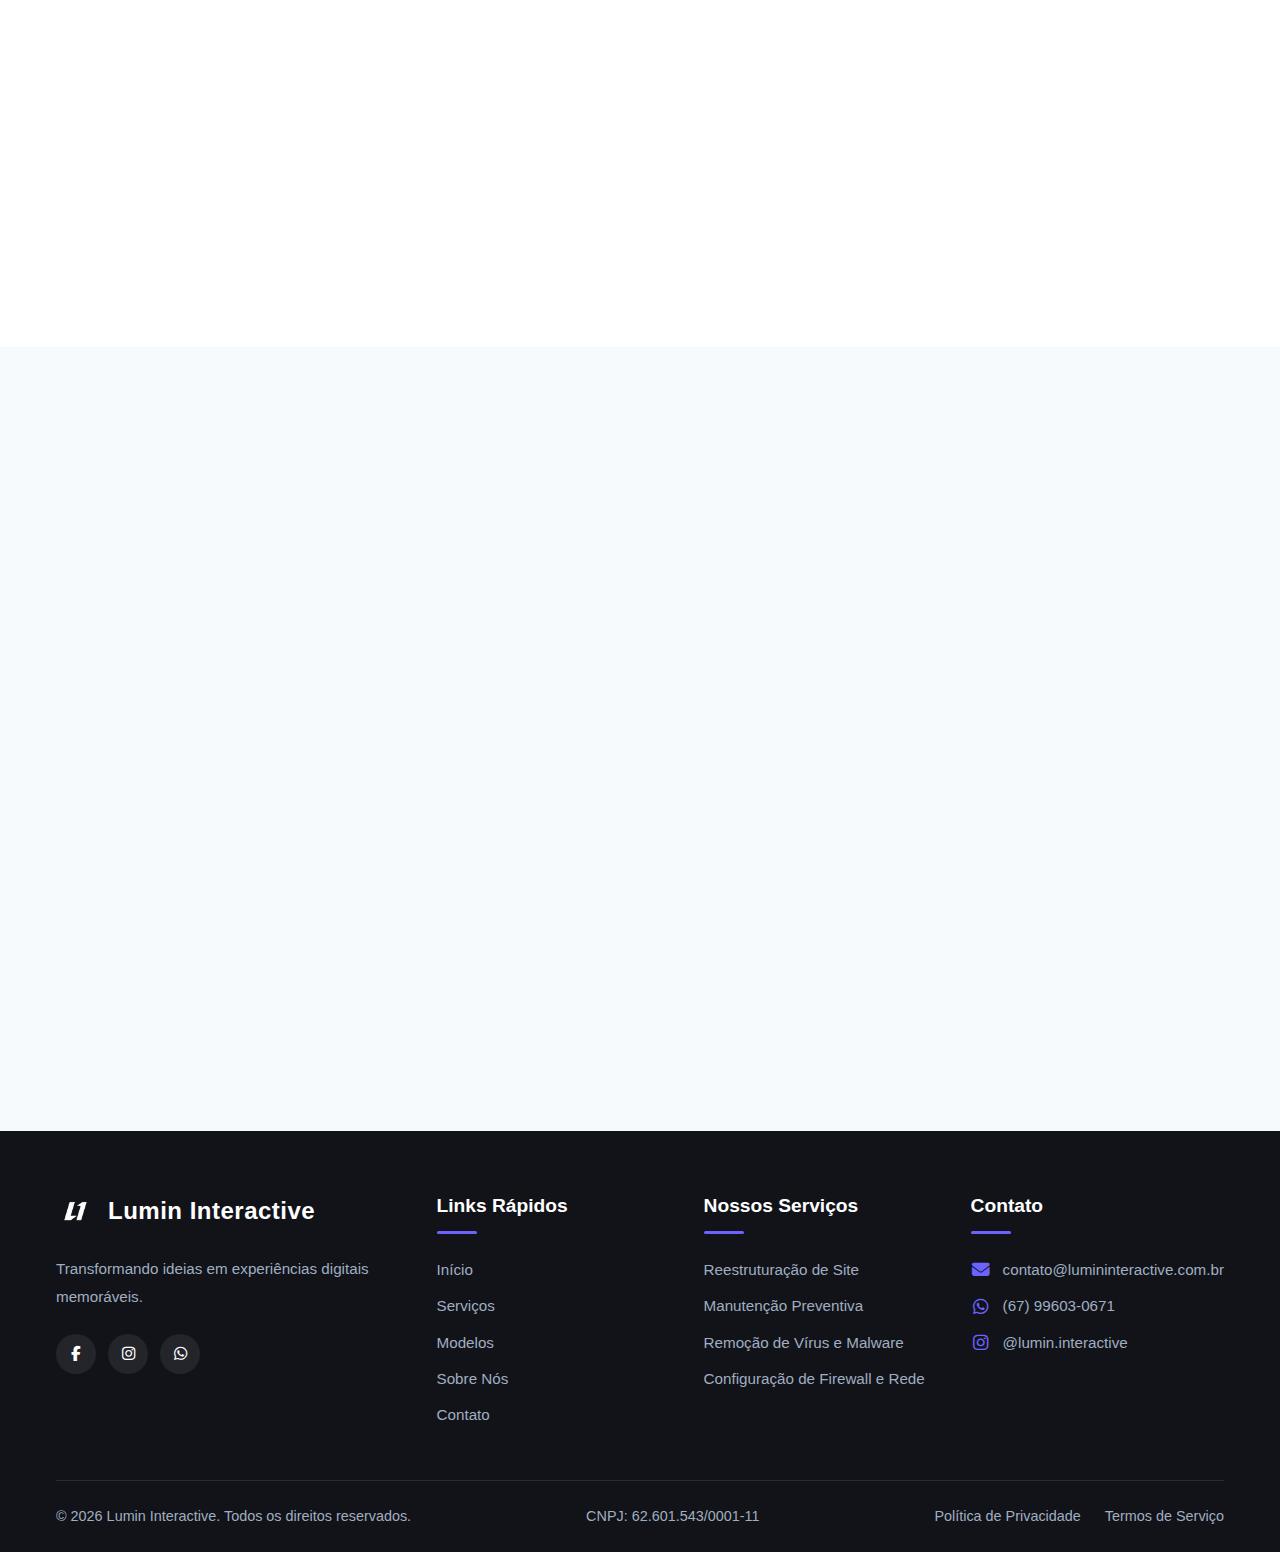
<file: public/sobre.html>
<!DOCTYPE html>
<html lang="pt-BR">
<head>
    <!-- Google Consent Mode - Default Settings -->
    <script>
        window.dataLayer = window.dataLayer || [];
        function gtag() { dataLayer.push(arguments); }
        gtag('consent', 'default', {
            'ad_storage': 'denied',
            'ad_user_data': 'denied',
            'ad_personalization': 'denied',
            'analytics_storage': 'denied'
        });
    </script>

    <!-- Google tag (gtag.js) -->
    <script async src="https://www.googletagmanager.com/gtag/js?id=G-43JY2MX5EN"></script>
    <script>
      window.dataLayer = window.dataLayer || [];
      function gtag(){dataLayer.push(arguments);}
      gtag('js', new Date());

      gtag('config', 'G-43JY2MX5EN');
    </script>

    <!-- Metadados Essenciais -->
    <meta charset="UTF-8">
    <meta name="viewport" content="width=device-width, initial-scale=1.0">
    <title>Sobre Nós | Lumin Interactive</title>

    <!-- SEO -->
    <meta name="description" content="Conheça a história e a equipe da Lumin Interactive. Somos apaixonados por tecnologia e dedicados a criar soluções digitais incríveis.">
    <meta name="author" content="Lumin Interactive">
    <link rel="canonical" href="https://www.lumininteractive.com.br/sobre/">

    <!-- Open Graph (para Facebook, LinkedIn, WhatsApp, etc.) -->
    <meta property="og:title" content="Sobre Nós | Lumin Interactive">
    <meta property="og:description" content="Conheça a história e a equipe da Lumin Interactive. Somos apaixonados por tecnologia e dedicados a criar soluções digitais incríveis.">
    <meta property="og:type" content="website">
    <meta property="og:url" content="https://www.lumininteractive.com.br/sobre/">
    <meta property="og:image" content="imagens/logobrancalumin.webp">
    <meta property="og:locale" content="pt_BR">

    <!-- Twitter Card -->
    <meta name="twitter:card" content="summary_large_image">
    <meta name="twitter:title" content="Sobre Nós | Lumin Interactive">
    <meta name="twitter:description" content="Conheça a história e a equipe da Lumin Interactive. Somos apaixonados por tecnologia e dedicados a criar soluções digitais incríveis.">
    <meta name="twitter:image" content="imagens/logobrancalumin.webp">

    <!-- Favicons -->
    <link rel="icon" href="imagens/luminazul.webp" type="image.webp">
    <link rel="apple-touch-icon" href="imagens/luminazul.webp" sizes="180x180">

    <!-- Cor da Barra de Endereço (Mobile) -->
    <meta name="theme-color" content="#1a1a1a">

    <!-- Otimização de Fontes e Ícones -->
    <link rel="preconnect" href="https://fonts.googleapis.com">
    <link rel="preconnect" href="https://fonts.gstatic.com" crossorigin>
    <link href="https://fonts.googleapis.com/css2?family=Poppins:wght@400;500;600;700&display=swap" rel="stylesheet">
    
    <!-- Carregamento assíncrono do Font Awesome para não bloquear a renderização -->
    <link rel="preload" href="https://cdnjs.cloudflare.com/ajax/libs/font-awesome/6.4.0/css/all.min.css" as="style" onload="this.onload=null;this.rel='stylesheet'">
    <noscript><link rel="stylesheet" href="https://cdnjs.cloudflare.com/ajax/libs/font-awesome/6.4.0/css/all.min.css"></noscript>
    
    <!-- Seus Arquivos CSS -->
    <link rel="stylesheet" href="css/sobre.css">
    <link rel="stylesheet" href="css/footer.css">
    <link rel="stylesheet" href="css/header.css">
    <link rel="stylesheet" href="css/cookies.css"> 


    <!-- SCRIPT PARA EVITAR FLASH DE TEMA -->
    <script>
        (function() {
            const theme = localStorage.getItem('theme');
            if (theme === 'dark') {
                document.documentElement.classList.add('dark-mode');
            }
        })();
    </script>

    <!-- SCRIPT ANTI-FLICKER (ESSENCIAL PARA TEMA E DADOS DO USUÁRIO) -->
    <script>
        (function() {
            // 1. Aplica o tema (Modo Escuro) antes da renderização
            const theme = localStorage.getItem('theme');
            if (theme === 'dark') {
                document.documentElement.classList.add('dark-mode');
            }

            // 2. Prepara para a atualização dos dados do usuário
            const style = document.createElement('style');
            style.textContent = `
                #user-avatar-header, 
                #user-shortname-header,
                .mobile-user-avatar,
                .mobile-user-toggle span {
                    visibility: hidden; /* Esconde para evitar o "flash" de conteúdo antigo */
                }
            `;
            document.head.appendChild(style);
        })(); 
    </script>

</head>
<body>

  <header class="header" id="header">
    <div class="container">
        <div class="header-inner">
            <!-- Logo à esquerda -->
            <a href="/" class="logo" onclick="gtag('event', 'click', {'event_category': 'navigation', 'event_label': 'header_logo_sobre'});">
                <!-- Otimização: Adicionado width, height e decoding="async" para a imagem do logo -->
                <img src="imagens/logobrancalumin.webp" alt="Lumin Interactive Logo" class="logo-image" style="height: 60px;" width="240" height="60" decoding="async">
                <span class="logo-text">Lumin Interactive</span>
            </a>

            <!-- Navegação central (visível apenas no desktop) -->
            <nav class="nav-center" id="main-nav">
                <ul class="nav-menu">
                    <li><a href="index.html" class="nav-link" onclick="gtag('event', 'click', {'event_category': 'navigation', 'event_label': 'header_nav_inicio_sobre'});">Inicio</a></li>
                    <li><a href="servicos.html" class="nav-link" onclick="gtag('event', 'click', {'event_category': 'navigation', 'event_label': 'header_nav_servicos_sobre'});">Serviços</a></li>
                    <li><a href="portfolio.html" class="nav-link" onclick="gtag('event', 'click', {'event_category': 'navigation', 'event_label': 'header_nav_modelos_sobre'});">Modelos</a></li>
                    <li><a href="sobre.html" class="nav-link active" onclick="gtag('event', 'click', {'event_category': 'navigation', 'event_label': 'header_nav_sobre_sobre'});">Sobre Nós</a></li>
                    <li><a href="contato.html" class="nav-link" onclick="gtag('event', 'click', {'event_category': 'navigation', 'event_label': 'header_nav_contato_sobre'});">Contato</a></li>
                </ul>
            </nav>

            <!-- Ações e Menu à Direita (Desktop) -->
            <div class="header-right-side">
                <a href="orcamento.html" class="btn btn-primary free-quote-btn" onclick="gtag('event', 'click', {'event_category': 'cta_click', 'event_label': 'header_orcamento_gratis_sobre'});">Orçamento Grátis</a>
                <div class="settings-menu" id="settings-menu">
                    <button class="settings-toggle" id="settings-toggle" aria-label="Abrir opções">
                        <i class="fas fa-ellipsis-v"></i>
                    </button>
                    <div class="settings-dropdown">
                        <a href="#" class="dropdown-item" id="dark-mode-toggle" onclick="gtag('event', 'click', {'event_category': 'ui_interaction', 'event_label': 'toggle_dark_mode_desktop_sobre'});">
                            <i class="fas fa-adjust"></i>
                            <span id="dark-mode-text">Modo Escuro</span>
                        </a>
                        <a href="config.html" class="dropdown-item" onclick="gtag('event', 'click', {'event_category': 'navigation', 'event_label': 'header_configuracoes_sobre'});">
                            <i class="fas fa-cog"></i>
                            <span>Configurações</span>
                        </a>
                    </div>
                </div>
            </div>

            <!-- Botão do Menu Mobile -->
            <button class="nav-toggle" aria-expanded="false" aria-controls="mobile-nav" id="mobile-toggle">
                <span class="hamburger"></span>
            </button>
        </div>
    </div>

    <!-- Menu Mobile (conteúdo) -->
    <div class="mobile-nav" id="mobile-nav">
        <div class="mobile-nav-content">
            <ul class="mobile-menu">
                <li><a href="index.html" class="mobile-link" onclick="gtag('event', 'click', {'event_category': 'navigation', 'event_label': 'mobile_nav_inicio_sobre'});"><i class="fas fa-home"></i>Inicio</a></li>
                <li><a href="servicos.html" class="mobile-link" onclick="gtag('event', 'click', {'event_category': 'navigation', 'event_label': 'mobile_nav_servicos_sobre'});"><i class="fas fa-briefcase"></i>Serviços</a></li>
                <li><a href="portfolio.html" class="mobile-link" onclick="gtag('event', 'click', {'event_category': 'navigation', 'event_label': 'mobile_nav_modelos_sobre'});"><i class="fas fa-layer-group"></i>Modelos</a></li>
                <li><a href="sobre.html" class="mobile-link active" onclick="gtag('event', 'click', {'event_category': 'navigation', 'event_label': 'mobile_nav_sobre_sobre'});"><i class="fas fa-users"></i>Sobre Nós</a></li>
                <li><a href="contato.html" class="mobile-link" onclick="gtag('event', 'click', {'event_category': 'navigation', 'event_label': 'mobile_nav_contato_sobre'});"><i class="fas fa-envelope"></i>Contato</a></li>
                <li><a href="orcamento.html" class="btn btn-primary mobile-btn" onclick="gtag('event', 'click', {'event_category': 'cta_click', 'event_label': 'mobile_orcamento_gratis_sobre'});">Orçamento Grátis</a></li>
            </ul>
            <div class="mobile-nav-divider"></div>
            <ul class="mobile-menu">
                <li><a href="#" class="mobile-link" id="mobile-dark-mode-toggle" onclick="gtag('event', 'click', {'event_category': 'ui_interaction', 'event_label': 'toggle_dark_mode_mobile_sobre'});"><i class="fas fa-adjust"></i><span id="mobile-dark-mode-text">Modo Escuro</span></a></li>
                <li><a href="config.html" class="mobile-link" onclick="gtag('event', 'click', {'event_category': 'navigation', 'event_label': 'mobile_configuracoes_sobre'});"><i class="fas fa-cog"></i>Configurações</a></li>
            </ul>
        </div>
    </div>
</header>

    <!-- Conteúdo da Página -->
    <main>
        <!-- Hero Section Premium - Sobre Nós -->
        <section class="about-hero">
    <div class="hero-container">
        <div class="hero-content fade-in-element">
            <h1 class="hero-title">Nossa Jornada, <span class="highlight">Nossa Essência</span></h1>
            <p class="hero-subtitle">Na Lumin Interactive, somos movidos por propósito: transformar ideias em soluções digitais únicas. Cada linha de código reflete nosso compromisso com inovação, excelência e parceria.</p>
            <div class="hero-stats fade-in-element">
                <div class="stat-item">
                    <div class="stat-number">100%</div>
                    <div class="stat-label">Tecnologia Autoral</div>
                </div>
                <div class="stat-item">
                    <div class="stat-number">+360</div>
                    <div class="stat-label">Horas de Desenvolvimento</div>
                </div>
                <div class="stat-item">
                    <div class="stat-number">DNA Lumin</div>
                    <div class="stat-label">Criatividade, Agilidade e Técnica</div>
                </div>
            </div>
                    <div class="hero-cta">
                        <a href="#nossa-equipe" class="btn btn-primary btn-lg pulse" onclick="gtag('event', 'click', {'event_category': 'navigation', 'event_label': 'hero_nossa_equipe_sobre'});">Nossa Equipe <i class="fas fa-arrow-down"></i></a>
                        <a href="#valores" class="btn btn-secondary btn-lg" onclick="gtag('event', 'click', {'event_category': 'navigation', 'event_label': 'hero_nossos_valores_sobre'});">Nossos Valores</a>
                    </div>
                </div>
                <div class="hero-media fade-in-element">
                    <div class="hero-image-wrapper">
                        <!-- Otimização: Adicionado width, height e decoding="async" para a imagem principal -->
                        <img src="imagens/sobreimagem.webp" alt="Equipe Lumin Interactive" class="hero-image" width="600" height="400" decoding="async" onerror="this.onerror=null;this.src='https://placehold.co/600x400/cccccc/FFFFFF?text=Imagem+Indisponível';">
                    </div>
                </div>
            </div>
        </section>

        <!-- Seção Nossa Equipe -->
        <section class="our-team" id="nossa-equipe">
            <div class="container">
                <div class="section-intro fade-in-element">
                    <h2 class="section-title">As Mentes por Trás do Código</h2>
                    <p class="section-subtitle">Somos co-fundadores, desenvolvedores e parceiros na missão de criar o futuro digital.</p>
                </div>

                <div class="team-founders-grid">
                    <!-- Founder 1: Luiz -->
                    <div class="founder-card fade-in-element">
                        <div class="founder-header">
                            <div class="founder-avatar">LF</div>
                            <div class="founder-title">
                                <h3>Luiz Fernando Lima</h3>
                                <span class="founder-role">CEO & Co-Fundador</span>
                            </div>
                        </div>
                        <div class="founder-body">
                            <p>Focado na experiência do usuário e no impacto visual, Luiz lidera o desenvolvimento front-end. Transforma conceitos em interfaces intuitivas e responsivas, garantindo que cada projeto não só funcione bem, mas também encante o usuário.</p>
                        </div>
                        <div class="founder-footer">
                            <div class="founder-skills">
                                <span><i class="fas fa-palette"></i> UI/UX Design</span>
                                <span><i class="fab fa-react"></i> Front-End</span>
                                <span><i class="fas fa-lightbulb"></i> Inovação</span>
                            </div>
                            <div class="founder-social">
                                 <a href="https://www.instagram.com/luizfernandolima0/" target="_blank" rel="noopener noreferrer" aria-label="Instagram" onclick="gtag('event', 'click', {'event_category': 'social_media', 'event_label': 'team_instagram_luiz_sobre'});"><i class="fab fa-instagram"></i></a>
                                <a href="#" aria-label="Github" onclick="gtag('event', 'click', {'event_category': 'social_media', 'event_label': 'team_github_luiz_sobre'});"><i class="fab fa-github"></i></a>
                            </div>
                        </div>
                    </div>

                    <!-- Founder 2: Breno -->
                    <div class="founder-card fade-in-element">
                        <div class="founder-header">
                            <div class="founder-avatar">BP</div>
                            <div class="founder-title">
                                <h3>Breno de Paula Soares</h3>
                                <span class="founder-role">CEO & Co-Fundador</span>
                            </div>
                        </div>
                        <div class="founder-body">
                            <p>Responsável pela arquitetura e lógica dos sistemas, Breno comanda o back-end. Com expertise em performance e segurança, ele constrói a base sólida que sustenta todas as nossas soluções digitais, garantindo escalabilidade e robustez.</p>
                        </div>
                        <div class="founder-footer">
                            <div class="founder-skills">
                                <span><i class="fas fa-server"></i> Back-End</span>
                                <span><i class="fas fa-shield-alt"></i> Segurança</span>
                                <span><i class="fas fa-briefcase"></i> Gestão</span>
                            </div>
                            <div class="founder-social">
                                <a href="https://www.instagram.com/breno.deps/" target="_blank" rel="noopener noreferrer" aria-label="Instagram" onclick="gtag('event', 'click', {'event_category': 'social_media', 'event_label': 'team_instagram_breno_sobre'});"><i class="fab fa-instagram"></i></a>
                                <a href="#" aria-label="Github" onclick="gtag('event', 'click', {'event_category': 'social_media', 'event_label': 'team_github_breno_sobre'});"><i class="fab fa-github"></i></a>
                            </div>
                        </div>
                    </div>
                </div>

                <!-- Citação da Filosofia -->
                <div class="philosophy-statement fade-in-element">
                        <div class="philosophy-icon"><i class="fas fa-quote-left"></i></div>
                    <p>"Unimos a lógica e a criatividade para construir o futuro digital. Acreditamos que um sistema robusto ganha vida através de interfaces bem pensadas. Nosso compromisso é tornar a tecnologia acessível, funcional e impactante para qualquer negócio."</p>
                    <span><strong>Lumin Interactive</strong> - Nossa Filosofia</span>
                </div>

            </div>
        </section>

        <!-- Seção Nossos Valores -->
        <section class="our-values" id="valores">
            <div class="container">
                <div class="section-intro fade-in-element">
                    <h2 class="section-title">Nossos Valores</h2>
                    <p class="section-subtitle">Princípios que fundamentam tudo o que fazemos na Lumin Interactive.</p>
                </div>
                <div class="values-container">
                    <!-- Itens de valores -->
                    <div class="value-item fade-in-element">
                        <div class="value-icon"><i class="fas fa-code"></i></div>
                        <div class="value-content">
                            <h3>Propriedade do Código</h3>
                            <p>Acreditamos que nossos clientes devem ter total controle sobre seus sites, por isso oferecemos acesso ao código-fonte completo para quem compra nossos modelos.</p>
                        </div>
                    </div>
                    <div class="value-item fade-in-element">
                        <div class="value-icon"><i class="fas fa-lock"></i></div>
                        <div class="value-content">
                            <h3>Segurança em Primeiro Lugar</h3>
                            <p>Nossa hospedagem VPS garante que os sites dos clientes estejam protegidos contra ameaças comuns de plataformas compartilhadas.</p>
                        </div>
                    </div>
                    <div class="value-item fade-in-element">
                        <div class="value-icon"><i class="fas fa-lightbulb"></i></div>
                        <div class="value-content">
                            <h3>Inovação Constante</h3>
                            <p>Estamos sempre explorando novas tecnologias e abordagens para oferecer as melhores soluções para nossos clientes.</p>
                        </div>
                    </div>
                    <div class="value-item fade-in-element">
                        <div class="value-icon"><i class="fas fa-hand-holding-usd"></i></div>
                        <div class="value-content">
                            <h3>Transparência Financeira</h3>
                            <p>Oferecemos planos claros e preços justos, sem custos ocultos ou surpresas desagradáveis para nossos clientes.</p>
                        </div>
                    </div>
                </div>
            </div>
        </section>


<!-- ================= FOOTER ================= -->
    <footer class="footer">
        <div class="container">
            <div class="footer-grid">
                <div class="footer-about">
                    <a href="index.html" class="footer-logo" onclick="gtag('event', 'click', {'event_category': 'navigation', 'event_label': 'footer_logo_sobre'});">
                        <img src="imagens/logobrancalumin.webp" alt="Lumin Interactive Logo" class="footer-logo-img">
                        <span class="logo-text">Lumin Interactive</span>
                    </a>
                    <p>Transformando ideias em experiências digitais memoráveis.</p>
                    <div class="footer-social">
                        <a href="#" aria-label="Facebook" onclick="gtag('event', 'click', {'event_category': 'social_media', 'event_label': 'footer_facebook_sobre'});"><i class="fab fa-facebook-f"></i></a>
                        <a href="https://www.instagram.com/lumin.interactive/" target="_blank" rel="noopener noreferrer" aria-label="Instagram" onclick="gtag('event', 'click', {'event_category': 'social_media', 'event_label': 'footer_instagram_sobre'});"><i class="fab fa-instagram"></i></a>
                        <a href="https://wa.me/5567996030671" target="_blank" rel="noopener noreferrer" aria-label="WhatsApp" onclick="gtag('event', 'click', {'event_category': 'social_media', 'event_label': 'footer_whatsapp_sobre'});"><i class="fab fa-whatsapp"></i></a>
                    </div>
                </div>
                <div class="footer-links">
                    <h3>Links Rápidos</h3>
                    <ul>
                        <li><a href="index.html" onclick="gtag('event', 'click', {'event_category': 'navigation', 'event_label': 'footer_nav_inicio_sobre'});">Início</a></li>
                        <li><a href="servicos.html" onclick="gtag('event', 'click', {'event_category': 'navigation', 'event_label': 'footer_nav_servicos_sobre'});">Serviços</a></li>
                        <li><a href="portfolio.html" onclick="gtag('event', 'click', {'event_category': 'navigation', 'event_label': 'footer_nav_modelos_sobre'});">Modelos</a></li>
                        <li><a href="sobre.html" onclick="gtag('event', 'click', {'event_category': 'navigation', 'event_label': 'footer_nav_sobre_sobre'});">Sobre Nós</a></li>
                        <li><a href="contato.html" onclick="gtag('event', 'click', {'event_category': 'navigation', 'event_label': 'footer_nav_contato_sobre'});">Contato</a></li>
                    </ul>
                </div>
                <div class="footer-services">
                    <h3>Nossos Serviços</h3>
                    <ul>
                        <li><a href="servicos.html" onclick="gtag('event', 'click', {'event_category': 'navigation', 'event_label': 'footer_servico_reestruturacao_sobre'});">Reestruturação de Site</a></li>
                        <li><a href="servicos.html" onclick="gtag('event', 'click', {'event_category': 'navigation', 'event_label': 'footer_servico_manutencao_sobre'});">Manutenção Preventiva</a></li>
                        <li><a href="servicos.html" onclick="gtag('event', 'click', {'event_category': 'navigation', 'event_label': 'footer_servico_remocao_virus_sobre'});">Remoção de Vírus e Malware</a></li>
                        <li><a href="servicos.html" onclick="gtag('event', 'click', {'event_category': 'navigation', 'event_label': 'footer_servico_firewall_sobre'});">Configuração de Firewall e Rede</a></li>
                    </ul>
                </div>
                <div class="footer-contact">
                    <h3>Contato</h3>
                    <ul>
                        <li><i class="fas fa-envelope"></i> <a href="mailto:contato@lumininteractive.com.br" onclick="gtag('event', 'click', {'event_category': 'contact', 'event_label': 'footer_email_sobre'});">contato@lumininteractive.com.br</a></li>
                        <li><i class="fab fa-whatsapp"></i> <a href="https://wa.me/5567996030671" target="_blank" rel="noopener noreferrer" onclick="gtag('event', 'click', {'event_category': 'contact', 'event_label': 'footer_whatsapp_contato_sobre'});">(67) 99603-0671</a></li>
                        <li><i class="fab fa-instagram"></i> <a href="https://www.instagram.com/lumin.interactive/" target="_blank" rel="noopener noreferrer" onclick="gtag('event', 'click', {'event_category': 'contact', 'event_label': 'footer_instagram_contato_sobre'});">@lumin.interactive</a></li>
                    </ul>
                </div>
            </div>
            <div class="footer-bottom">
                <p>&copy; <span id="current-year">2025</span> Lumin Interactive. Todos os direitos reservados.</p>
                <p>CNPJ: 62.601.543/0001-11</p>
                <div class="footer-legal">
                    <a href="privacidade.html" onclick="gtag('event', 'click', {'event_category': 'navigation', 'event_label': 'footer_politica_privacidade_sobre'});">Política de Privacidade</a>
                    <a href="termos.html" onclick="gtag('event', 'click', {'event_category': 'navigation', 'event_label': 'footer_termos_servico_sobre'});">Termos de Serviço</a>
                </div>
            </div>
        </div>
    </footer>


    <!-- Botão Voltar ao Topo -->
    <a href="#" class="back-to-top" id="back-to-top" onclick="gtag('event', 'click', {'event_category': 'navigation', 'event_label': 'back_to_top_sobre'});">
        <i class="fas fa-arrow-up"></i>
    </a>


        <!-- Banner de Cookies Simplificado -->
    <div id="cookie-banner-container" class="cookie-banner-container" role="dialog" aria-labelledby="cookie-title" aria-modal="true" hidden>
        <div class="cookie-banner-content">
            <div class="cookie-banner-text">
                <h2 id="cookie-title">Aviso de Cookies</h2>
                <p>
                    Nosso site usa cookies essenciais e de análise para melhorar sua experiência. Ao clicar em "Entendi", você concorda com o uso de ambos. Para mais detalhes, consulte nossa <a href="privacidade.html" target="_blank" rel="noopener noreferrer">Política de Privacidade</a>.
                </p>
            </div>
            <div class="cookie-banner-actions">
                <button id="cookie-acknowledge-btn" class="cookie-btn-primary" onclick="gtag('event', 'click', {'event_category': 'cookie_consent', 'event_label': 'cookie_banner_acknowledged_sobre'});">Entendi</button>
            </div>
        </div>
    </div>
    
    <script src="js/sobre.js" defer></script>
    <script src="js/global.js" defer></script> 
    <script src="js/cookies.js" defer></script>

     <!-- REGISTRO DO SERVICE WORKER (PARA CACHE E OFFLINE) -->
    <script>
        if ('serviceWorker' in navigator) {
            window.addEventListener('load', () => {
                navigator.serviceWorker.register('/sw.js')
                    .then(registration => {
                        console.log('Service Worker registrado com sucesso:', registration.scope);
                    })
                    .catch(error => {
                        console.log('Falha ao registrar o Service Worker:', error);
                    });
            });
        }
    </script>
</body>
</html>
</file>
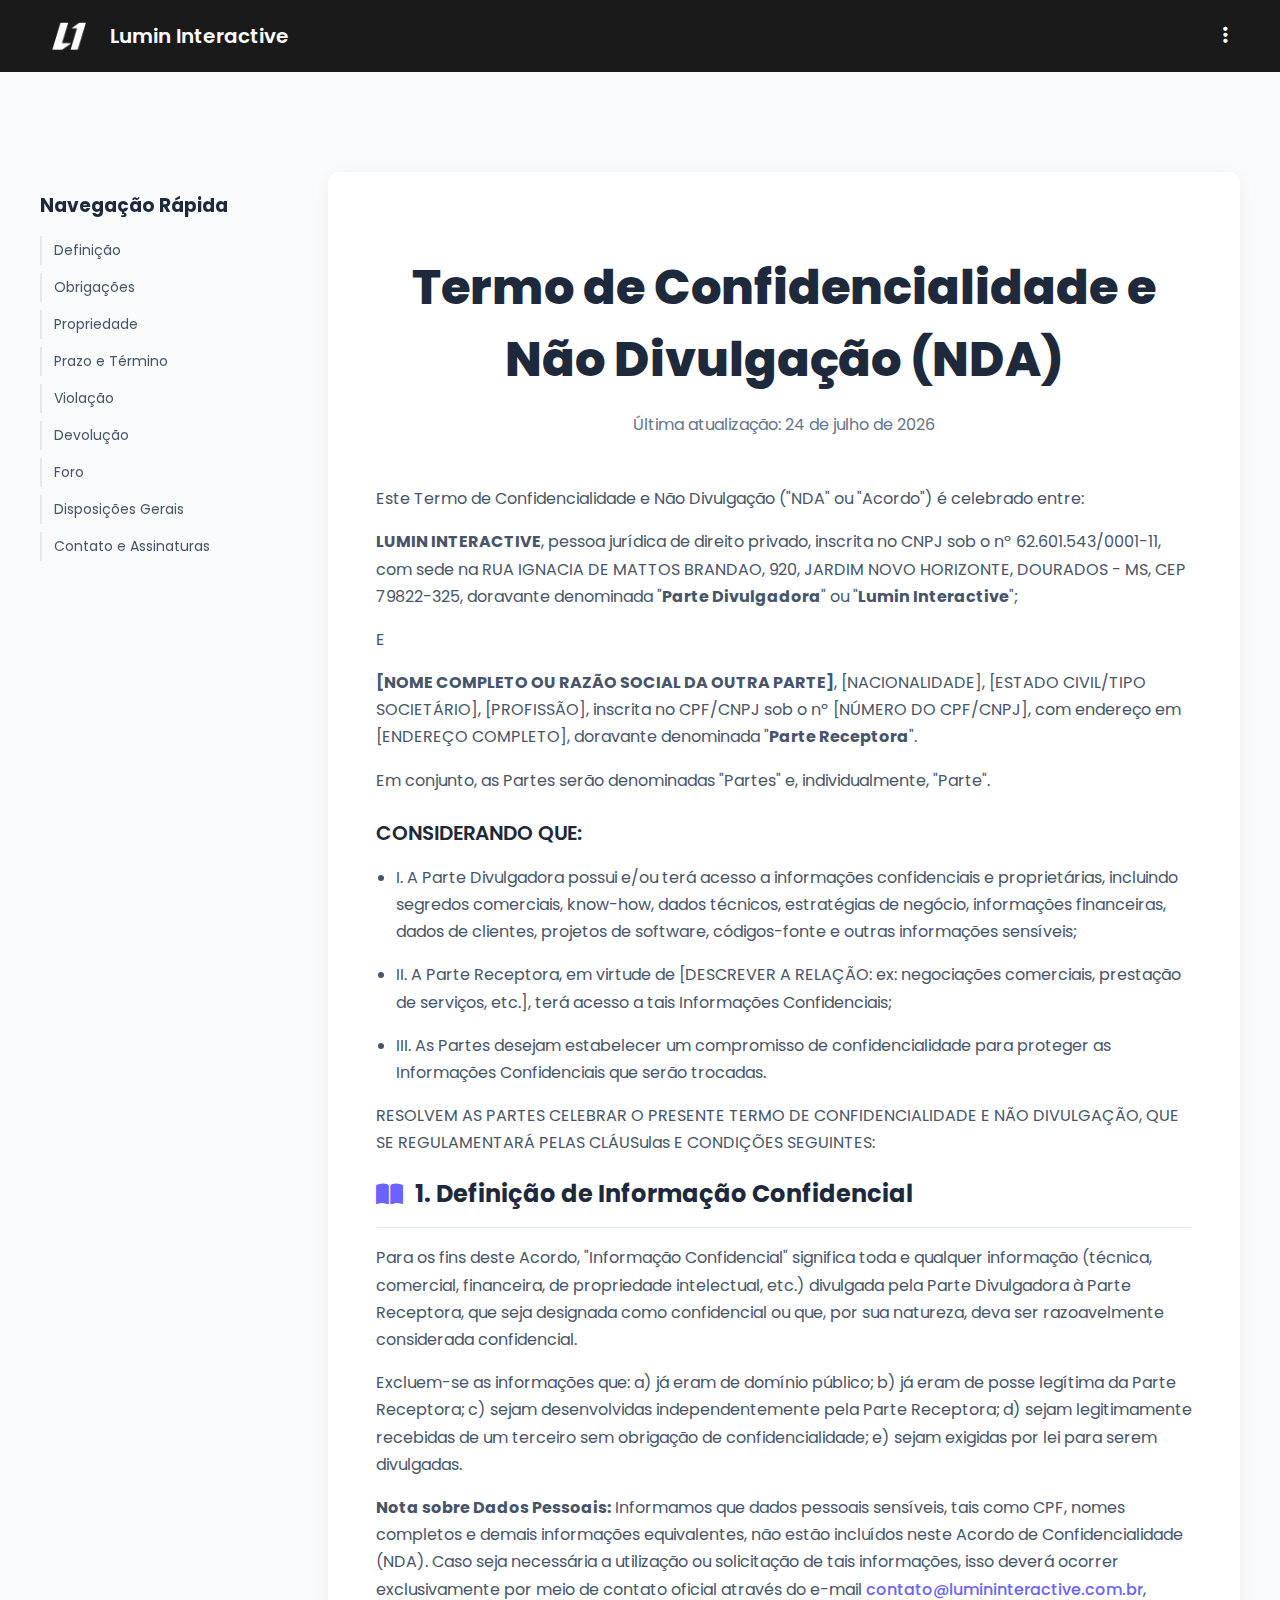
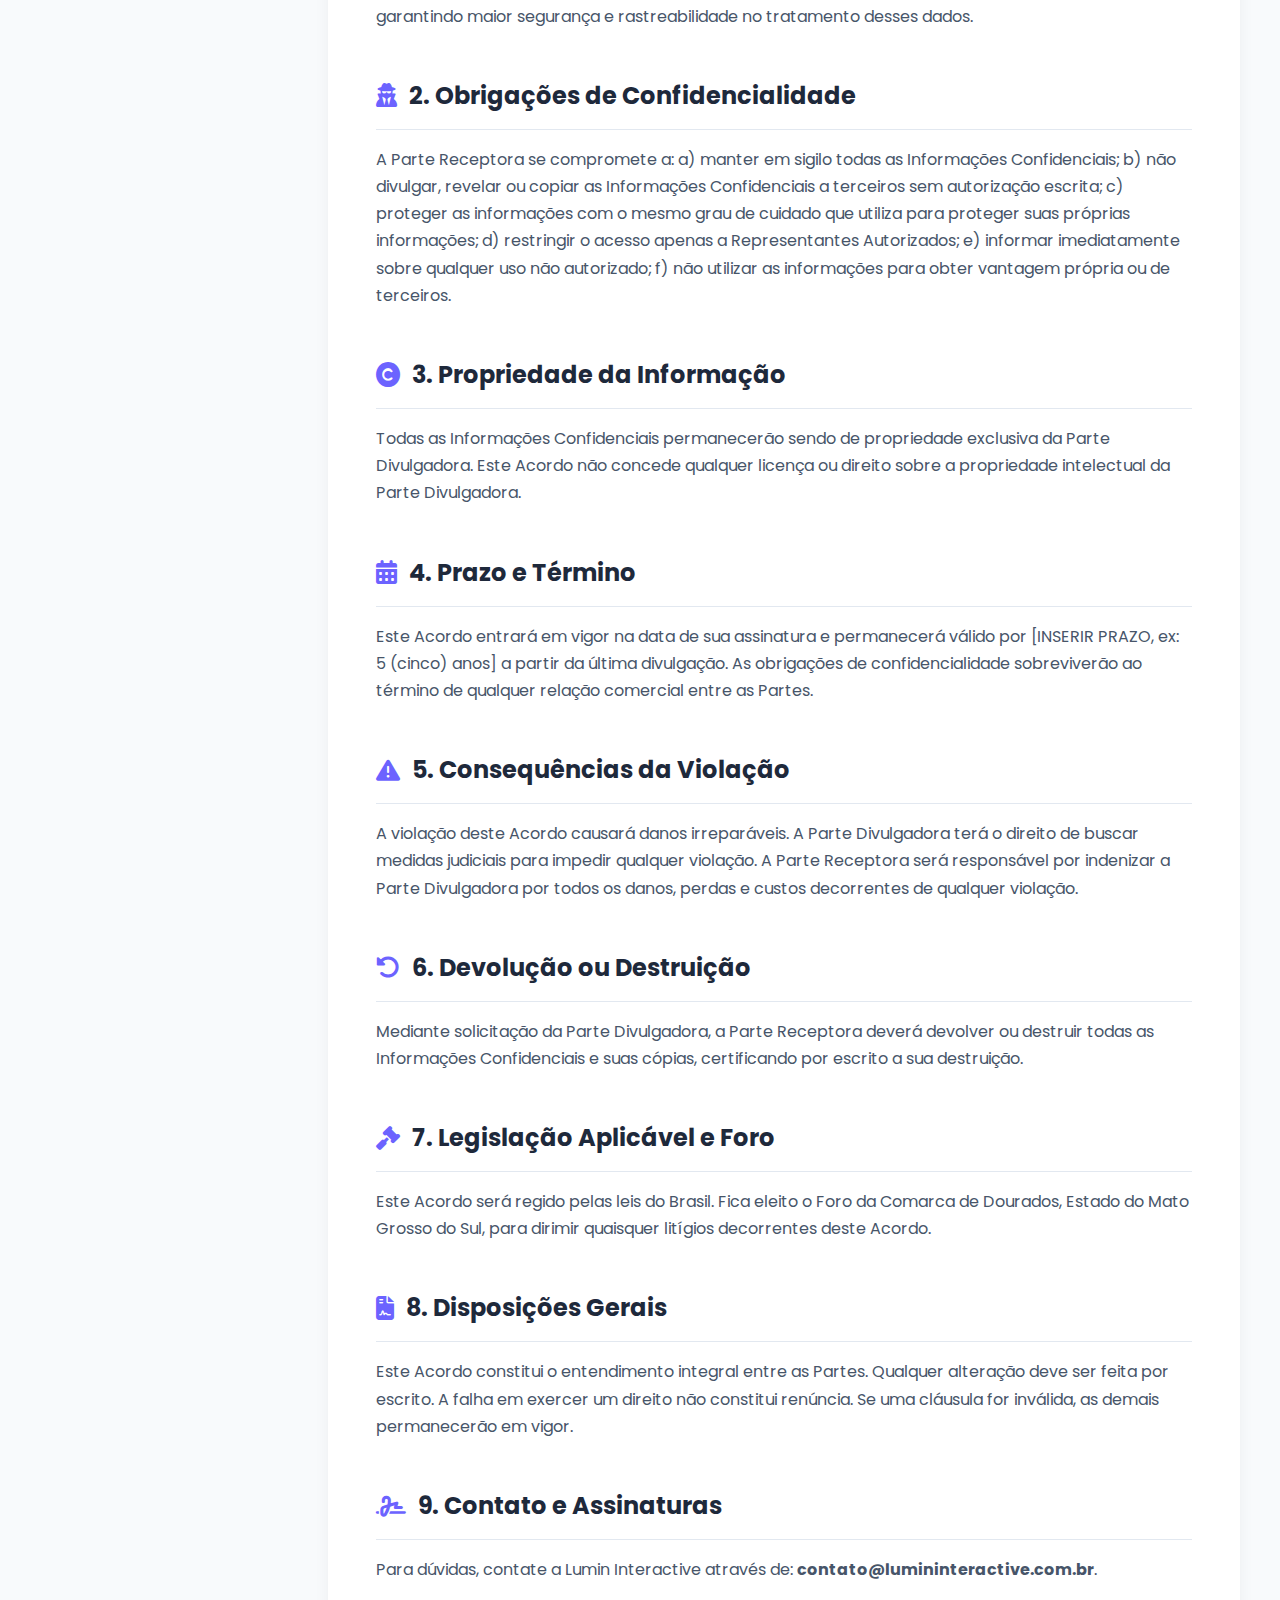
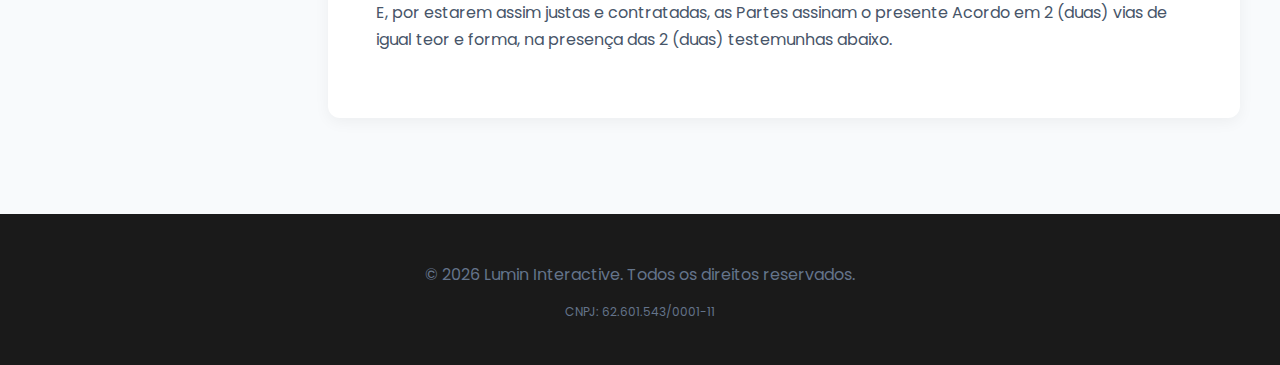
<file: public/termos.html>
<!DOCTYPE html>
<html lang="pt-BR" class="scroll-smooth">
<head>

<!-- Google tag (gtag.js) -->
<script async src="https://www.googletagmanager.com/gtag/js?id=G-43JY2MX5EN"></script>
<script>
  window.dataLayer = window.dataLayer || [];
  function gtag(){dataLayer.push(arguments);}
  gtag('js', new Date());

  gtag('config', 'G-43JY2MX5EN');
</script>

    <!-- Metadados Essenciais -->
    <meta charset="UTF-8">
    <meta name="viewport" content="width=device-width, initial-scale=1.0">
    <title>Termo de Confidencialidade (NDA) - Lumin Interactive</title>

    <!-- SEO -->
    <meta name="description" content="Termo de Confidencialidade e Não Divulgação (NDA) da Lumin Interactive para proteção de informações sensíveis.">
    <meta name="author" content="Lumin Interactive">
    <link rel="canonical" href="https://www.lumininteractive.com.br/termos/">

    <!-- Favicons -->
    <link rel="icon" href="imagens/luminazul.webp" type="image.webp">
    <link rel="apple-touch-icon" href="imagens/luminazul.webp" sizes="180x180">

    <!-- Fontes e Ícones -->
    <link rel="preconnect" href="https://fonts.googleapis.com">
    <link rel="preconnect" href="https://fonts.gstatic.com" crossorigin>
    <link href="https://fonts.googleapis.com/css2?family=Poppins:wght@400;500;600;700;800&display=swap" rel="stylesheet">
    <link rel="stylesheet" href="https://cdnjs.cloudflare.com/ajax/libs/font-awesome/6.5.1/css/all.min.css">

    <!-- CSS da Página -->
    <link rel="stylesheet" href="css/termos.css">
    <link rel="stylesheet" href="css/cookies.css">

    <!-- Scripts Iniciais -->
    <script>
        (function() {
            const theme = localStorage.getItem('theme');
            if (theme === 'dark') document.documentElement.classList.add('dark-mode');
            
            const style = document.createElement('style');
            style.textContent = `#user-avatar-header, #user-shortname-header, .mobile-user-avatar, .mobile-user-toggle span { visibility: hidden; }`;
            document.head.appendChild(style);
        })();
    </script>
</head>

<body>


       <!-- Cabeçalho Simplificado -->
    <header class="header" id="header">
        <div class="container">
            <div class="header-inner">
                <a href="index.html" class="logo">
                    <img src="imagens/logobrancalumin.webp" alt="Lumin Interactive Logo" class="logo-image" style="height: 60px;">
                    <span class="logo-text">Lumin Interactive</span>
                </a>
                
                <!-- Novo Menu de Opções -->
                <div class="options-menu" id="options-menu">
                    <button class="options-toggle" id="options-toggle" aria-label="Abrir menu de opções">
                        <i class="fas fa-ellipsis-v"></i>
                    </button>
                    <div class="options-dropdown">
                        <a href="index.html" class="dropdown-item"><i class="fas fa-home"></i> Voltar ao Início</a>
                        <a href="config.html" class="dropdown-item"><i class="fas fa-cog"></i> Configurações</a>
                    </div>
                </div>
            </div>
        </div>
    </header>

    <!-- Conteúdo Principal -->
    <main class="container main-content">
        <div class="content-grid">
            
            <!-- Navegação Lateral -->
            <aside class="sidebar">
                <nav id="table-of-contents" class="sidebar-nav">
                    <h3 class="nav-title">Navegação Rápida</h3>
                    <ul class="nav-list">
                        <li><a href="#section-1" class="toc-link">Definição</a></li>
                        <li><a href="#section-2" class="toc-link">Obrigações</a></li>
                        <li><a href="#section-3" class="toc-link">Propriedade</a></li>
                        <li><a href="#section-4" class="toc-link">Prazo e Término</a></li>
                        <li><a href="#section-5" class="toc-link">Violação</a></li>
                        <li><a href="#section-6" class="toc-link">Devolução</a></li>
                        <li><a href="#section-7" class="toc-link">Foro</a></li>
                        <li><a href="#section-8" class="toc-link">Disposições Gerais</a></li>
                        <li><a href="#section-9" class="toc-link">Contato e Assinaturas</a></li>
                    </ul>
                </nav>
            </aside>

            <!-- Conteúdo do Termo -->
            <div class="policy-content">
                <div class="policy-card">
                    <div class="policy-header">
                        <h1 class="main-title">Termo de Confidencialidade e Não Divulgação (NDA)</h1>
                        <p id="last-updated" class="subtitle">Última atualização: 7 de setembro de 2025</p>
                    </div>

                    <article class="prose">
                        <p>Este Termo de Confidencialidade e Não Divulgação ("NDA" ou "Acordo") é celebrado entre:</p>
                        <p><strong>LUMIN INTERACTIVE</strong>, pessoa jurídica de direito privado, inscrita no CNPJ sob o nº 62.601.543/0001-11, com sede na RUA IGNACIA DE MATTOS BRANDAO, 920, JARDIM NOVO HORIZONTE, DOURADOS - MS, CEP 79822-325, doravante denominada "<strong>Parte Divulgadora</strong>" ou "<strong>Lumin Interactive</strong>";</p>
                        <p>E</p>
                        <p><strong>[NOME COMPLETO OU RAZÃO SOCIAL DA OUTRA PARTE]</strong>, [NACIONALIDADE], [ESTADO CIVIL/TIPO SOCIETÁRIO], [PROFISSÃO], inscrita no CPF/CNPJ sob o nº [NÚMERO DO CPF/CNPJ], com endereço em [ENDEREÇO COMPLETO], doravante denominada "<strong>Parte Receptora</strong>".</p>
                        <p>Em conjunto, as Partes serão denominadas "Partes" e, individualmente, "Parte".</p>
                        
                        <h3>CONSIDERANDO QUE:</h3>
                        <ul>
                            <li>I. A Parte Divulgadora possui e/ou terá acesso a informações confidenciais e proprietárias, incluindo segredos comerciais, know-how, dados técnicos, estratégias de negócio, informações financeiras, dados de clientes, projetos de software, códigos-fonte e outras informações sensíveis;</li>
                            <li>II. A Parte Receptora, em virtude de [DESCREVER A RELAÇÃO: ex: negociações comerciais, prestação de serviços, etc.], terá acesso a tais Informações Confidenciais;</li>
                            <li>III. As Partes desejam estabelecer um compromisso de confidencialidade para proteger as Informações Confidenciais que serão trocadas.</li>
                        </ul>
                        <p>RESOLVEM AS PARTES CELEBRAR O PRESENTE TERMO DE CONFIDENCIALIDADE E NÃO DIVULGAÇÃO, QUE SE REGULAMENTARÁ PELAS CLÁUSulas E CONDIÇÕES SEGUINTES:</p>

                        <section id="section-1" class="terms-section">
                            <h2><i class="fas fa-book-open"></i>1. Definição de Informação Confidencial</h2>
                            <p>Para os fins deste Acordo, "Informação Confidencial" significa toda e qualquer informação (técnica, comercial, financeira, de propriedade intelectual, etc.) divulgada pela Parte Divulgadora à Parte Receptora, que seja designada como confidencial ou que, por sua natureza, deva ser razoavelmente considerada confidencial.</p>
                            <p>Excluem-se as informações que: a) já eram de domínio público; b) já eram de posse legítima da Parte Receptora; c) sejam desenvolvidas independentemente pela Parte Receptora; d) sejam legitimamente recebidas de um terceiro sem obrigação de confidencialidade; e) sejam exigidas por lei para serem divulgadas.</p>
                            <p><strong>Nota sobre Dados Pessoais:</strong> Informamos que dados pessoais sensíveis, tais como CPF, nomes completos e demais informações equivalentes, não estão incluídos neste Acordo de Confidencialidade (NDA). Caso seja necessária a utilização ou solicitação de tais informações, isso deverá ocorrer exclusivamente por meio de contato oficial através do e-mail <a href="mailto:contato@lumininteractive.com.br">contato@lumininteractive.com.br</a>, garantindo maior segurança e rastreabilidade no tratamento desses dados.</p>
                        </section>

                        <section id="section-2" class="terms-section">
                            <h2><i class="fas fa-user-secret"></i>2. Obrigações de Confidencialidade</h2>
                            <p>A Parte Receptora se compromete a: a) manter em sigilo todas as Informações Confidenciais; b) não divulgar, revelar ou copiar as Informações Confidenciais a terceiros sem autorização escrita; c) proteger as informações com o mesmo grau de cuidado que utiliza para proteger suas próprias informações; d) restringir o acesso apenas a Representantes Autorizados; e) informar imediatamente sobre qualquer uso não autorizado; f) não utilizar as informações para obter vantagem própria ou de terceiros.</p>
                        </section>

                        <section id="section-3" class="terms-section">
                            <h2><i class="fas fa-copyright"></i>3. Propriedade da Informação</h2>
                            <p>Todas as Informações Confidenciais permanecerão sendo de propriedade exclusiva da Parte Divulgadora. Este Acordo não concede qualquer licença ou direito sobre a propriedade intelectual da Parte Divulgadora.</p>
                        </section>

                        <section id="section-4" class="terms-section">
                            <h2><i class="fas fa-calendar-alt"></i>4. Prazo e Término</h2>
                            <p>Este Acordo entrará em vigor na data de sua assinatura e permanecerá válido por [INSERIR PRAZO, ex: 5 (cinco) anos] a partir da última divulgação. As obrigações de confidencialidade sobreviverão ao término de qualquer relação comercial entre as Partes.</p>
                        </section>

                        <section id="section-5" class="terms-section">
                            <h2><i class="fas fa-exclamation-triangle"></i>5. Consequências da Violação</h2>
                            <p>A violação deste Acordo causará danos irreparáveis. A Parte Divulgadora terá o direito de buscar medidas judiciais para impedir qualquer violação. A Parte Receptora será responsável por indenizar a Parte Divulgadora por todos os danos, perdas e custos decorrentes de qualquer violação.</p>
                        </section>

                        <section id="section-6" class="terms-section">
                            <h2><i class="fas fa-undo-alt"></i>6. Devolução ou Destruição</h2>
                            <p>Mediante solicitação da Parte Divulgadora, a Parte Receptora deverá devolver ou destruir todas as Informações Confidenciais e suas cópias, certificando por escrito a sua destruição.</p>
                        </section>

                        <section id="section-7" class="terms-section">
                            <h2><i class="fas fa-gavel"></i>7. Legislação Aplicável e Foro</h2>
                            <p>Este Acordo será regido pelas leis do Brasil. Fica eleito o Foro da Comarca de Dourados, Estado do Mato Grosso do Sul, para dirimir quaisquer litígios decorrentes deste Acordo.</p>
                        </section>
                        
                        <section id="section-8" class="terms-section">
                            <h2><i class="fas fa-file-contract"></i>8. Disposições Gerais</h2>
                            <p>Este Acordo constitui o entendimento integral entre as Partes. Qualquer alteração deve ser feita por escrito. A falha em exercer um direito não constitui renúncia. Se uma cláusula for inválida, as demais permanecerão em vigor.</p>
                        </section>
                        
                        <section id="section-9" class="terms-section">
                             <h2><i class="fas fa-signature"></i>9. Contato e Assinaturas</h2>
                             <p>Para dúvidas, contate a Lumin Interactive através de: <strong>contato@lumininteractive.com.br</strong>.</p>
                             <p>E, por estarem assim justas e contratadas, as Partes assinam o presente Acordo em 2 (duas) vias de igual teor e forma, na presença das 2 (duas) testemunhas abaixo.</p>
                             
                             
                        </section>

                    </article>
                </div>
            </div>
        </div>
    </main>

    <!-- Rodapé -->
    <footer class="footer">
        <div class="container footer-container">
            <p>&copy; <span id="current-year">2025</span> Lumin Interactive. Todos os direitos reservados.</p>
            <p class="footer-note">CNPJ: 62.601.543/0001-11</p>
        </div>
    </footer>

    <!-- Botão Voltar ao Topo -->
    <button id="back-to-top" class="back-to-top-btn"><i class="fas fa-arrow-up"></i></button>

     <!-- Banner de Cookies Simplificado -->
    <div id="cookie-banner-container" class="cookie-banner-container" role="dialog" aria-labelledby="cookie-title" aria-modal="true" hidden>
        <div class="cookie-banner-content">
            <div class="cookie-banner-text">
                <h2 id="cookie-title">Aviso de Cookies</h2>
                <p>
                    Nosso site usa cookies essenciais e de análise para melhorar sua experiência. Ao clicar em "Entendi", você concorda com o uso de ambos. Para mais detalhes, consulte nossa <a href="privacidade.html" target="_blank" rel="noopener noreferrer">Política de Privacidade</a>.
                </p>
            </div>
            <div class="cookie-banner-actions">
                <button id="cookie-acknowledge-btn" class="cookie-btn-primary">Entendi</button>
            </div>
        </div>
    </div>

    <!-- Scripts -->
    <script src="js/global.js" defer></script> 
    <script src="js/termos.js" defer></script> 
    <script src="js/cookies.js" defer></script>

      <!-- REGISTRO DO SERVICE WORKER (PARA CACHE E OFFLINE) -->
    <script>
        if ('serviceWorker' in navigator) {
            window.addEventListener('load', () => {
                navigator.serviceWorker.register('/sw.js')
                    .then(registration => {
                        console.log('Service Worker registrado com sucesso:', registration.scope);
                    })
                    .catch(error => {
                        console.log('Falha ao registrar o Service Worker:', error);
                    });
            });
        }
    </script>
</body>
</html>
</file>
<file: public/css/cookies.css>
:root {
  --cookie-primary: #6c63ff;
  --cookie-primary-dark: #4d44db;
  --cookie-white: #ffffff;
  --cookie-black: #1a202c;
  --cookie-dark-gray: #4a5568;
  --cookie-light-gray: #edf2f7;
  --cookie-gray: #718096;
  --cookie-background-light: var(--cookie-white);
  --cookie-text-light: var(--cookie-dark-gray);
  --cookie-background-dark: #2d3748;
  --cookie-text-dark: var(--cookie-light-gray);
  --cookie-shadow: 0 -4px 15px -3px rgba(0, 0, 0, 0.1);
  --cookie-font: 'Poppins', sans-serif;
}

/* Container principal do banner */
.cookie-banner-container {
  position: fixed;
  bottom: 0;
  left: 0;
  right: 0;
  z-index: 1000;
  background-color: var(--cookie-background-light);
  color: var(--cookie-text-light);
  box-shadow: var(--cookie-shadow);
  /* Estado inicial: escondido abaixo da tela */
  transform: translateY(100%); 
  /* Define a animação */
  transition: transform 0.5s cubic-bezier(0.25, 0.46, 0.45, 0.94);
  font-family: var(--cookie-font);
  padding: 1.5rem 2rem;
}

/* Classe para controlar a visibilidade e disparar a animação */
.cookie-banner-container.is-visible {
  transform: translateY(0);
}


.dark-mode .cookie-banner-container {
  background-color: var(--cookie-background-dark);
  color: var(--cookie-text-dark);
}

/* Conteúdo interno */
.cookie-banner-content {
  display: grid;
  grid-template-columns: 2fr 1.5fr 1fr;
  align-items: center;
  gap: 2rem;
  max-width: 1200px;
  margin: 0 auto;
}

.cookie-banner-text h2 {
  font-size: 1.1rem;
  font-weight: 600;
  margin: 0 0 0.5rem;
}
.cookie-banner-text p {
  margin: 0;
  font-size: 0.9rem;
  line-height: 1.6;
}
.cookie-banner-text a {
  color: var(--cookie-primary);
  text-decoration: none;
  font-weight: 500;
}
.cookie-banner-text a:hover {
  text-decoration: underline;
}

.cookie-banner-options {
  display: flex;
  flex-direction: column;
  gap: 0.8rem;
}

/* Estilo dos Toggles (Switches) */
.cookie-switch {
  display: flex;
  align-items: center;
  font-size: 0.9rem;
}
.cookie-switch.is-disabled {
  opacity: 0.6;
  cursor: not-allowed;
}
.cookie-switch input {
  opacity: 0;
  width: 0;
  height: 0;
}
.cookie-switch .slider {
  position: relative;
  display: inline-block;
  width: 38px;
  height: 22px;
  background-color: #ccc;
  border-radius: 22px;
  transition: background-color 0.3s;
  margin-right: 10px;
  flex-shrink: 0; /* Impede que o switch encolha */
}
.cookie-switch .slider::before {
  content: "";
  position: absolute;
  height: 16px;
  width: 16px;
  left: 3px;
  bottom: 3px;
  background-color: white;
  border-radius: 50%;
  transition: transform 0.3s;
}
.cookie-switch input:checked + .slider {
  background-color: var(--cookie-primary);
}

.cookie-switch input:checked + .slider::before {
  transform: translateX(16px);
}

.cookie-switch input:checked:disabled + .slider {
  background-color: var(--cookie-primary);
  opacity: 0.6;
}
.cookie-future-tag {
  font-size: 0.8em;
  color: var(--cookie-gray);
  margin-left: 0.5rem;
}
.dark-mode .cookie-future-tag {
  color: var(--cookie-light-gray);
  opacity: 0.7;
}

.cookie-banner-actions {
  display: flex;
  justify-content: flex-end;
}

/* Botão único */
.cookie-btn-primary {
  font-family: var(--cookie-font);
  font-weight: 500;
  padding: 0.7rem 2rem;
  border-radius: 50px;
  border: 1px solid transparent;
  cursor: pointer;
  transition: all 0.3s ease;
  font-size: 0.9rem;
  background-color: var(--cookie-primary);
  color: var(--cookie-white);
  white-space: nowrap;
}
.cookie-btn-primary:hover {
  background-color: var(--cookie-primary-dark);
  transform: translateY(-2px);
  box-shadow: 0 4px 10px rgba(108, 99, 255, 0.2);
}


/* Responsividade */
@media (max-width: 992px) {
  .cookie-banner-content {
    grid-template-columns: 1fr;
    gap: 1.5rem;
    text-align: center;
  }
   .cookie-banner-options {
    justify-content: center;
    flex-direction: row;
    flex-wrap: wrap;
  }
  .cookie-banner-actions {
    justify-content: center;
  }
}

/* === MELHORIAS PARA MOBILE === */
@media (max-width: 768px) {
  .cookie-banner-container {
    padding: 1.5rem 1rem 2rem 1rem; /* Mais espaço inferior */
  }

  .cookie-banner-content {
    gap: 1.25rem;
  }
  
  .cookie-banner-options {
    flex-direction: column;
    /* Alinha os itens à esquerda dentro de um bloco centralizado */
    align-items: flex-start; 
    margin: 0 auto;
    width: fit-content; /* Container com a largura do conteúdo */
  }

  .cookie-switch {
    width: 100%;
  }
}
</file>
<file: public/css/footer.css>
/* =======================================================
    CSS DO RODAPÉ (VERSÃO ORIGINAL COM RESPONSIVIDADE AJUSTADA)
    ======================================================= */

/* Variáveis para fácil customização (se não estiverem globais) */
:root {
    --footer-bg: #111319;
    --footer-text: #a0aec0;
    --footer-heading: #ffffff;
    --footer-border: rgba(255, 255, 255, 0.1);
    /* Adicione sua cor primária aqui para consistência */
    --primary: #6c63ff;
}

.footer {
    background-color: var(--footer-bg);
    color: var(--footer-text);
    padding: 60px 0 0;
    font-size: 0.95rem;
}

.footer-grid {
    display: grid;
    /* Layout original para desktop */
    grid-template-columns: 1.5fr 1fr 1fr 1fr;
    gap: 40px;
    padding-bottom: 40px;
}

/* Seção "Sobre" com a logo */
.footer-about .footer-logo {
    display: flex;
    align-items: center;
    gap: 12px;
    margin-bottom: 1.5rem;
    text-decoration: none;
}

.footer-logo-img {
    height: 40px;
    width: auto;
}

.footer-logo .logo-text {
    font-size: 1.5rem;
    font-weight: 700;
    color: var(--footer-heading);
}

.footer-about p {
    line-height: 1.8;
    margin-bottom: 1.5rem;
}

/* Ícones de redes sociais */
.footer-social {
    display: flex;
    gap: 12px;
}

.footer-social a {
    display: inline-flex;
    align-items: center;
    justify-content: center;
    width: 40px;
    height: 40px;
    background-color: rgba(255, 255, 255, 0.08);
    border-radius: 50%;
    color: #ffffff;
    transition: all 0.3s ease;
}

.footer-social a:hover {
    background-color: var(--primary);
    transform: translateY(-3px);
}

/* Títulos das seções do rodapé */
.footer h3 {
    font-size: 1.2rem;
    margin-bottom: 1.5rem;
    color: var(--footer-heading);
    position: relative;
    padding-bottom: 12px;
}

.footer h3::after {
    content: '';
    position: absolute;
    bottom: 0;
    left: 0;
    width: 40px;
    height: 3px;
    background-color: var(--primary);
    border-radius: 2px;
}

/* Listas de links */
.footer ul {
    list-style: none;
    padding: 0;
    margin: 0;
}

.footer ul li {
    margin-bottom: 12px;
}

.footer ul li a {
    color: var(--footer-text);
    transition: all 0.3s ease;
    text-decoration: none;
}

.footer ul li a:hover {
    color: var(--primary);
    padding-left: 5px;
}

.footer-contact ul li {
    display: flex;
    align-items: center;
    gap: 12px;
}

.footer-contact i {
    color: var(--primary);
    font-size: 1.1rem;
    width: 20px;
    text-align: center;
}

/* Parte inferior do rodapé (Copyright) */
.footer-bottom {
    padding: 24px 0;
    border-top: 1px solid var(--footer-border);
    display: flex;
    justify-content: space-between;
    align-items: center;
    flex-wrap: wrap;
    gap: 15px;
}

.footer-bottom p {
    margin: 0;
    font-size: 0.9rem;
}

.footer-legal {
    display: flex;
    justify-content: center;
    flex-wrap: wrap;
    gap: 15px 24px;
}

.footer-legal a {
    color: var(--footer-text);
    transition: color 0.3s ease;
    font-size: 0.9rem;
}

.footer-legal a:hover {
    color: var(--primary);
    text-decoration: underline;
}


/* =======================================================
    RESPONSIVIDADE PARA MOBILE (LAYOUT DA REFERÊNCIA)
    ======================================================= */

@media (max-width: 992px) {
    .footer-grid {
        /* Layout de 2 colunas para tablets e celulares */
        grid-template-columns: 1fr 1fr;
        /* A seção sobre ocupa as duas colunas */
        grid-template-areas:
            "about about"
            "links services"
            "contact contact";
    }

    .footer-about {
        grid-area: about;
    }

    .footer-links {
        grid-area: links;
    }

    .footer-services {
        grid-area: services;
    }

    .footer-contact {
        grid-area: contact;
    }

    .footer-bottom {
        flex-direction: column;
        text-align: center;
    }
}

@media (max-width: 576px) {
    .footer-grid {
         /* Layout de 1 coluna para celulares pequenos */
        grid-template-columns: 1fr;
        grid-template-areas:
            "about"
            "links"
            "services"
            "contact";
        text-align: center;
    }
    
    .footer h3::after {
        left: 50%;
        transform: translateX(-50%);
    }

    .footer-about .footer-logo, .footer-social {
        justify-content: center;
    }
}
</file>
<file: public/css/portfolio.css>
/* ============================================
        VARIÁVEIS E ESTILOS GERAIS
        ============================================ */
:root {
    --primary: #6c63ff;
    --primary-dark: #4d44db;
    --primary-light: #a5a1ff;
    --secondary: #ff6584;
    --font-primary: 'Poppins', sans-serif;
    --font-secondary: 'Montserrat', sans-serif;
    --transition: all 0.3s ease;
    --dark: #2d3748;
    --dark-gray: #4a5568;
    --gray: #718096;
    --light-gray: #edf2f7;
    --lighter-gray: #f7fafc;
    --white: #ffffff;
    --black: #1a202c;
    --success: #48bb78;
    --box-shadow: 0 4px 6px -1px rgba(0, 0, 0, 0.1), 0 2px 4px -2px rgba(0, 0, 0, 0.1);
}

* { margin: 0; padding: 0; box-sizing: border-box; }

html { scroll-behavior: smooth; }

/* Para navegadores baseados em WebKit (Chrome, Safari, Edge, Opera)*/
body::-webkit-scrollbar {
    width: 12px;
    background-color: transparent;
}

body::-webkit-scrollbar-thumb {
    background-color: var(--primary);
    border-radius: 10px;
    border: 3px solid var(--white);
}

html.dark-mode body::-webkit-scrollbar-thumb {
    border-color: var(--lighter-gray);
}

/* Para Firefox */
html {
    scrollbar-width: thin;
    scrollbar-color: var(--primary) transparent;
}

body {
    font-family: var(--font-primary);
    line-height: 1.6;
    color: var(--dark);
    background-color: var(--white);
    overflow-x: hidden;
    transition: background-color 0.5s ease, color 0.5s ease;
}
h1, h2, h3, h4 { font-weight: 700; line-height: 1.2; }
a { text-decoration: none; color: inherit; }
ul { list-style: none; }
img { max-width: 100%; height: auto; display: block; }
.container { max-width: 1280px; margin: 0 auto; padding: 0 24px; }

/* ============================================
        ANIMAÇÃO DE ROLAGEM (SCROLL REVEAL)
        ============================================ */
.reveal-on-scroll {
    opacity: 0;
    transform: translateY(30px);
    transition: opacity 0.8s ease-out, transform 0.8s ease-out;
    will-change: opacity, transform;
}

.reveal-on-scroll.is-visible {
    opacity: 1;
    transform: translateY(0);
}
/* Atraso para itens em uma grade */
.grid-container .portfolio-item, .testimonials-grid .testimonial-card {
    transition-delay: calc(0.1s * var(--i, 0));
}

/* ============================================
        COMPONENTES GERAIS (BOTÕES APRIMORADOS)
        ============================================ */
.btn {
    padding: 8px 16px;
    border-radius: 6px;
    text-decoration: none;
    font-size: 14px;
    font-weight: 600;
    display: inline-flex;
    align-items: center;
    gap: 6px;
    border: 1px solid transparent;
    cursor: pointer;
    position: relative;
    overflow: hidden;
    z-index: 1;
    transition: color 0.4s ease, transform 0.3s ease, box-shadow 0.3s ease, border-color 0.3s ease, background-color 0.3s ease;
}

.btn::before {
    content: '';
    position: absolute;
    top: 0;
    left: 0;
    width: 100%;
    height: 100%;
    z-index: -1;
    transition: transform 0.4s cubic-bezier(0.7, 0, 0.2, 1);
    transform-origin: 100% 50%;
    transform: scaleX(0);
}

.btn-primary {
    background: var(--primary);
    color: #ffffff;
    border-color: var(--primary);
}

.btn-primary::before {
    background: var(--primary-dark);
}

.btn-primary:hover::before {
    transform-origin: 0% 50%;
    transform: scaleX(1);
}

.btn-secondary {
    background: var(--light-gray);
    color: var(--dark);
    border: 1px solid #d1d5db;
}

.btn-secondary::before {
    background: var(--primary);
}

.btn-secondary:hover {
    border-color: var(--primary);
    color: #ffffff;
}

.btn-secondary:hover::before {
    transform-origin: 0% 50%;
    transform: scaleX(1);
}

.btn-lg { padding: 14px 32px; font-size: 1.1rem; border-radius: 10px; }
.highlight { color: var(--primary); }
.section-title { font-size: 2.5rem; text-align: center; margin-bottom: 1.5rem; position: relative; padding-bottom: 15px; }
.section-title::after { content: ''; position: absolute; bottom: 0; left: 50%; transform: translateX(-50%); width: 80px; height: 4px; background: linear-gradient(90deg, var(--primary), var(--primary-light)); border-radius: 2px; }
.section-subtitle { text-align: center; color: var(--gray); max-width: 700px; margin: 0 auto 3rem; font-size: 1.1rem; }

/* ============================================
SEÇÕES DA PÁGINA
============================================ */
main {
}
/* ====== HERO SECTION ====== */
.portfolio-hero {
    padding: 60px 0;
    background: radial-gradient(circle at 10% 20%, var(--lighter-gray), var(--white) 60%);
    overflow: hidden;
}
.portfolio-hero .container {
    display: flex;
    align-items: center;
    gap: 40px;
    position: relative;
}
.hero-content {
    flex: 1.2;
    z-index: 2;
}
.hero-title { font-size: 3.4rem; margin-bottom: 1.5rem; line-height: 1.2; font-weight: 700; color: var(--dark); }
.hero-subtitle { font-size: 1.2rem; color: var(--gray); margin-bottom: 2.5rem; max-width: 600px; }
.hero-stats { display: flex; gap: 40px; margin: 40px 0; }
.stat-item { text-align: left; }
.stat-number { font-size: 2.2rem; font-weight: 700; color: var(--primary); }
.stat-label {
    font-size: 0.9rem;
    color: var(--gray);
    margin-top: 4px;
    text-transform: uppercase;
    letter-spacing: 0.5px;
    font-weight: 500;
}
.hero-buttons { display: flex; gap: 15px; margin-bottom: 40px; }
.trust-badges { display: flex; gap: 20px; flex-wrap: wrap; }
.badge-item { display: flex; align-items: center; gap: 8px; font-size: 0.9rem; color: var(--gray); }
.badge-item i { color: var(--primary); }

.hero-image-container {
    flex: 1;
    position: relative;
    display: flex;
    align-items: center;
    justify-content: center;
    min-height: 450px;
}
.hero-image-carousel {
    width: 100%;
    max-width: 500px;
    aspect-ratio: 16 / 9;
    border-radius: 12px;
    overflow: hidden;
    box-shadow: 0 25px 50px -12px rgba(0,0,0,0.25);
    position: relative;
}
.hero-image-carousel img {
    position: absolute;
    top: 0;
    left: 0;
    width: 100%;
    height: 100%;
    object-fit: cover;
    opacity: 0;
    transition: opacity 1s ease-in-out;
}
.hero-image-carousel img.active {
    opacity: 1;
}

.hero-shapes {
    position: absolute;
    width: 100%;
    height: 100%;
    top: 0;
    left: 0;
    z-index: -1;
}
.shape {
    position: absolute;
    border-radius: 50%;
    background: linear-gradient(45deg, rgba(108, 99, 255, 0.1), rgba(108, 99, 255, 0));
    animation: float 8s ease-in-out infinite;
}
.shape1 {
    width: 150px;
    height: 150px;
    top: 10%;
    left: 5%;
    animation-delay: 0s;
}
.shape2 {
    width: 200px;
    height: 200px;
    bottom: 15%;
    right: 10%;
    animation-delay: 2s;
}
@keyframes float {
    0%, 100% { transform: translateY(0); }
    50% { transform: translateY(-20px); }
}

/* ====== FILTER SECTION ====== */
.portfolio-filter-section { padding: 60px 0 30px; }
.filter-container { background-color: var(--white); padding: 30px; border-radius: 10px; box-shadow: var(--box-shadow); }
.filter-title { text-align: center; margin-bottom: 30px; font-size: 1.8rem; }
.filter-controls { display: flex; gap: 15px; flex-wrap: wrap; justify-content: center; }

/* Base styles for both input and select - REVAMPED */
.filter-input, .filter-select {
    padding: 12px 24px;
    border: 2px solid transparent; /* Bordas transparentes para o efeito de gradiente */
    border-radius: 50px;
    font-family: var(--font-primary);
    font-size: 0.95rem;
    transition: all 0.3s ease;
    flex: 1;
    min-width: 200px;
    background-color: var(--light-gray);
    color: var(--dark-gray);
    -webkit-appearance: none;
    -moz-appearance: none;
    appearance: none;
    box-shadow: inset 0 2px 4px rgba(0,0,0,0.05); /* Sombra interna sutil */
}

/* Custom dropdown arrow for select - REVAMPED */
.filter-select {
    background-image: url("data:image/svg+xml,%3Csvg xmlns='http://www.w3.org/2000/svg' width='16' height='16' fill='%23718096' viewBox='0 0 16 16'%3E%3Cpath fill-rule='evenodd' d='M1.646 4.646a.5.5 0 0 1 .708 0L8 10.293l5.646-5.647a.5.5 0 0 1 .708.708l-6 6a.5.5 0 0 1-.708 0l-6-6a.5.5 0 0 1 0-.708z'/%3E%3C/svg%3E");
    background-repeat: no-repeat;
    background-position: right 1.5rem center;
    background-size: 1em;
    padding-right: 3.5rem;
    cursor: pointer;
}

/* Hover and Focus effects - REVAMPED */
.filter-input:hover, .filter-select:hover {
    border-color: var(--primary-light);
    background-color: var(--white);
}

.filter-input:focus, .filter-select:focus {
    outline: none;
    border-color: var(--primary);
    box-shadow: 0 0 0 3px rgba(108, 99, 255, 0.2), inset 0 2px 4px rgba(0,0,0,0.05);
    background-color: var(--white);
}

/* Styling for dropdown options - REVAMPED */
.filter-select option {
    background: var(--white);
    color: var(--dark);
    padding: 12px 24px;
    font-weight: 500;
}

/* ====== PORTFOLIO GRID ====== */
.portfolio-grid-section { padding: 60px 0; }
.grid-container { display: grid; grid-template-columns: repeat(auto-fill, minmax(350px, 1fr)); gap: 30px; }
.portfolio-item {
    background-color: var(--white);
    border-radius: 10px;
    overflow: hidden;
    box-shadow: var(--box-shadow);
    transition: var(--transition);
    display: flex;
    flex-direction: column;
}
.portfolio-item:hover { transform: translateY(-10px); box-shadow: 0 15px 30px -5px rgba(0, 0, 0, 0.15); }
.item-image { position: relative; overflow: hidden; height: 220px; }
.item-image img { width: 100%; height: 100%; object-fit: cover; transition: transform 0.5s ease; }
.portfolio-item:hover .item-image img { transform: scale(1.05); }
.item-badge { position: absolute; top: 15px; right: 15px; padding: 5px 15px; border-radius: 50px; font-size: 0.8rem; font-weight: 600; color: white; z-index: 2; }
.item-badge.bestseller { background-color: #f72585; }
.item-badge.new { background-color: #4cc9f0; }
.item-badge.popular { background-color: #4895ef; }
.item-badge.conversion { background-color: #3a0ca3; }
.item-content { padding: 20px; display: flex; flex-direction: column; flex-grow: 1; }
.item-content h3 { font-size: 1.3rem; margin-bottom: 5px; }
.item-category { display: inline-block; background-color: var(--lighter-gray); color: var(--gray); padding: 3px 10px; border-radius: 50px; font-size: 0.8rem; margin-bottom: 15px; }
.item-features { margin: 15px 0; display: flex; flex-wrap: wrap; gap: 10px; flex-grow: 1; }
.item-features span { display: flex; align-items: center; font-size: 0.85rem; color: var(--gray); }
.item-features i { margin-right: 5px; color: var(--primary); font-size: 0.7rem; }
.item-footer {
    display: flex;
    justify-content: space-between;
    align-items: center;
    margin-top: auto;
    border-top: 1px solid var(--light-gray);
    padding-top: 20px;
    gap: 15px;
}
.price-info { text-align: left; line-height: 1.3; display: flex; flex-direction: column; }
.price-line-1 { display: flex; align-items: baseline; gap: 10px; }
.price-original { font-size: 1rem; color: var(--gray); text-decoration: line-through; }
.promo-tag {
    background-color: var(--success);
    color: white;
    font-size: 0.8rem;
    font-weight: 700;
    padding: 4px 8px;
    border-radius: 6px;
    animation: subtle-shine 10s ease-in-out infinite;
}
.item-price {
    font-weight: 800;
    font-size: 1.8rem;
    color: var(--dark);
    line-height: 1;
    display: block;
    margin-top: 2px;
}
.price-details { font-size: 0.85rem; color: var(--gray); font-weight: 500; display: block; margin-top: 4px; }
.view-model-btn { padding: 10px 22px; font-size: 0.9rem; flex-shrink: 0; }

@keyframes subtle-shine {
    0%, 10%, 100% { transform: scale(1); box-shadow: 0 0 5px rgba(72, 187, 120, 0); }
    5% { transform: scale(1.1); box-shadow: 0 0 15px rgba(72, 187, 120, 0.7); }
}

/* ====== DEPOIMENTOS ====== */
.testimonials-section { padding: 60px 0; background-color: var(--lighter-gray); border-top: 1px solid var(--light-gray); }
.testimonials-grid { display: grid; grid-template-columns: repeat(auto-fit, minmax(320px, 1fr)); gap: 30px; margin-top: 4rem; }
.testimonial-card {
    background-color: var(--white);
    border-radius: 12px;
    padding: 30px;
    box-shadow: var(--box-shadow);
    display: flex;
    flex-direction: column;
    gap: 15px;
    transition: transform 0.3s ease, box-shadow 0.3s ease;
}
.testimonial-card:hover { transform: translateY(-8px); box-shadow: 0 10px 20px -5px rgba(0,0,0,0.1); }
.testimonial-header { display: flex; justify-content: space-between; align-items: center; margin-bottom: 5px; }
.testimonial-header .fa-quote-left { font-size: 2rem; color: var(--primary-light); }
.testimonial-rating .fa-star { color: #ffc107; font-size: 0.9rem; }
.testimonial-service { font-size: 1.1rem; font-weight: 600; color: var(--dark); }
.testimonial-quote { font-size: 0.95rem; color: var(--gray); line-height: 1.7; flex-grow: 1; }
.testimonial-author { margin-top: auto; padding-top: 15px; border-top: 1px solid var(--light-gray); }
.author-name { display: block; font-weight: 600; color: var(--dark); }
.author-title { font-size: 0.85rem; color: var(--gray); }

/* ============================================
MODAL - CORREÇÕES DE RESPONSIVIDADE
============================================ */
.modal-overlay {
    position: fixed;
    top: 0; left: 0; right: 0; bottom: 0;
    background-color: rgba(10, 10, 20, 0.7);
    -webkit-backdrop-filter: blur(10px) saturate(120%);
    backdrop-filter: blur(10px) saturate(120%);
    display: flex;
    align-items: center;
    justify-content: center;
    z-index: 2000;
    padding: 16px;
    opacity: 0;
    transition: opacity 0.5s cubic-bezier(0.4, 0, 0.2, 1);
    visibility: hidden;
}
.modal-overlay.active {
    opacity: 1;
    visibility: visible;
}

.modal-content {
    background-color: var(--white);
    border-radius: 24px;
    width: 100%;
    max-width: 1200px; 
    height: 95vh;
    max-height: 800px;
    display: grid;
    grid-template-columns: 58% 42%;
    box-shadow: 0 20px 60px -10px rgba(0, 0, 0, 0.4);
    transform: scale(0.95) translateY(30px);
    opacity: 0;
    transition: transform 0.5s cubic-bezier(0.4, 0, 0.2, 1), opacity 0.3s ease;
    will-change: transform, opacity;
    overflow: hidden;
    border: 1px solid rgba(128, 128, 128, 0.1);
    position: relative;
}
.modal-overlay.active .modal-content {
    transform: scale(1) translateY(0);
    opacity: 1;
}

.modal-close-btn {
    position: absolute;
    top: 16px; right: 16px;
    background: rgba(255, 255, 255, 0.7);
    border: none; cursor: pointer;
    color: var(--dark);
    width: 40px; height: 40px;
    font-size: 1.5rem;
    display: flex;
    align-items: center;
    justify-content: center;
    border-radius: 50%;
    z-index: 100;
    transition: all 0.3s ease;
}
.modal-close-btn:hover {
    background: var(--primary);
    color: white;
    transform: rotate(90deg) scale(1.1);
}

.modal-preview {
    background-color: var(--lighter-gray);
    padding: 24px;
    display: flex;
    flex-direction: column;
    align-items: center;
    justify-content: center;
    gap: 16px;
    min-width: 0; /* Previne que o flex item cresça demais */
    min-height: 0; /* Permite que o flex item encolha corretamente */
    overflow: hidden; /* Garante que nada dentro dele vaze */
}

.modal-view-controls {
    display: flex;
    gap: 8px;
    background-color: var(--light-gray);
    padding: 6px;
    border-radius: 10px;
    flex-shrink: 0;
}
.view-btn {
    background: none; border: none; width: 44px; height: 36px;
    border-radius: 8px; cursor: pointer; font-size: 1.1rem;
    color: var(--gray); transition: all 0.3s ease;
    display: flex; align-items: center; justify-content: center;
}
.view-btn:hover { color: var(--dark); }
.view-btn.active { background-color: var(--white); color: var(--primary); box-shadow: 0 2px 10px rgba(0,0,0,0.08); }

.preview-viewport {
    width: 100%;
    overflow: hidden;
    position: relative;
    display: flex;
    align-items: center;
    justify-content: center;
    box-shadow: 0 10px 20px rgba(0,0,0,0.1);
    background-color: var(--white);
    transition: all 0.4s cubic-bezier(0.4, 0, 0.2, 1);
}
.preview-viewport.is-desktop {
    aspect-ratio: 16 / 9;
    border-radius: 16px;
    border: 6px solid var(--light-gray);
}

/* === MELHORIA DO CELULAR === */
.preview-viewport.is-mobile {
    width: 100%;
    max-width: 320px; /* Reduzido para melhor encaixe */
    height: auto;
    max-height: 90%; /* Garante que não ultrapasse a altura do container */
    aspect-ratio: 375 / 812;
    margin: 0 auto;
    position: relative;
    border: 10px solid #1f2937;
    border-radius: 50px;
    box-shadow: 0 15px 40px -10px rgba(0,0,0,0.3), 
                inset 0 2px 5px rgba(255,255,255,0.1);
    flex-shrink: 0;
}


.preview-viewport.is-mobile::before {
    content: '';
    position: absolute;
    top: -2px;
    left: 50%;
    transform: translateX(-50%);
    width: 120px;
    height: 25px;
    background-color: #1f2937;
    border-bottom-left-radius: 15px;
    border-bottom-right-radius: 15px;
    z-index: 20;
}

html.dark-mode .preview-viewport.is-mobile,
html.dark-mode .preview-viewport.is-mobile::before {
    border-color: #111827;
    background-color: #111827;
}
/* === FIM DA MELHORIA === */


html.dark-mode .preview-viewport.is-mobile {
    border-color: #111827;
}

.modal-gallery { position: absolute; inset: 0; }
#modal-main-image {
    width: 100%; height: 100%; object-fit: cover; object-position: top center;
    transition: opacity 0.3s ease-in-out;
}

.preview-viewport.is-mobile #modal-main-image {
    border-radius: 40px; 
}

.gallery-nav {
    position: absolute; top: 50%; transform: translateY(-50%);
    background-color: rgba(0, 0, 0, 0.4); color: #fff; border: 1px solid rgba(255, 255, 255, 0.2);
    font-size: 1.5rem; cursor: pointer; width: 48px; height: 48px; border-radius: 50%;
    display: flex; justify-content: center; align-items: center;
    transition: all 0.3s ease; z-index: 10; opacity: 0;
}
.preview-viewport:hover .gallery-nav { opacity: 1; }
.gallery-nav:hover { background-color: var(--primary); transform: translateY(-50%) scale(1.1); border-color: var(--primary-light); }
.gallery-nav.prev { left: 16px; }
.gallery-nav.next { right: 16px; }

.modal-thumbnails {
    display: flex; gap: 10px; justify-content: center;
    flex-wrap: wrap; flex-shrink: 0;
    max-width: 100%;
}
.thumbnail-img {
    width: 80px; height: 50px; border-radius: 8px;
    object-fit: cover; cursor: pointer; border: 2px solid transparent;
    opacity: 0.6; transition: all 0.3s ease;
}
.thumbnail-img:hover { opacity: 1; border-color: var(--primary-light); }
.thumbnail-img.active { opacity: 1; border-color: var(--primary); transform: scale(1.05); }

.modal-details {
    display: flex;
    flex-direction: column;
    padding: 32px;
    overflow-y: auto;
    overflow-x: hidden;
    min-height: 0; /* Garante que o container possa encolher */
}
.modal-details::-webkit-scrollbar { width: 8px; }
.modal-details::-webkit-scrollbar-track { background: transparent; }
.modal-details::-webkit-scrollbar-thumb { background-color: var(--light-gray); border-radius: 10px; }

.modal-category { background-color: var(--primary-light); color: var(--primary-dark); padding: 6px 15px; border-radius: 50px; font-size: 0.8rem; font-weight: 700; margin-bottom: 16px; align-self: flex-start; }
.modal-title { font-family: var(--font-secondary); font-size: 2.5rem; font-weight: 800; margin-bottom: 12px; line-height: 1.15; color: var(--dark); }
.modal-description { font-size: 1rem; color: var(--gray); line-height: 1.7; margin-bottom: 32px; }

.tab-nav { display: flex; gap: 8px; background-color: var(--lighter-gray); padding: 6px; border-radius: 12px; margin-bottom: 24px; }
.tab-btn { flex: 1; padding: 10px 15px; border: none; background: none; cursor: pointer; font-size: 0.95rem; font-weight: 600; color: var(--gray); border-radius: 8px; transition: color 0.3s ease, background-color 0.3s ease; }
.tab-btn.active { background-color: var(--white); color: var(--primary); box-shadow: 0 2px 10px rgba(0,0,0,0.08); }

.tab-content { display: grid; }
.tab-pane {
    grid-column: 1 / -1;
    grid-row: 1 / -1;
    opacity: 0;
    visibility: hidden;
    transition: opacity 0.2s ease-in-out, visibility 0s 0.2s;
}
.tab-pane.active {
    opacity: 1;
    visibility: visible;
    transition: opacity 0.3s ease-in-out 0.1s;
}

.modal-features-list { list-style: none; padding: 0; display: flex; flex-direction: column; gap: 18px; }
.modal-features-list li { display: flex; align-items: flex-start; font-size: 0.95rem; color: var(--dark-gray); line-height: 1.6; }
.modal-features-list i { flex-shrink: 0; margin-right: 15px; color: var(--primary); font-size: 1.1rem; margin-top: 4px; width: 24px; text-align: center; }

.details-footer {
    margin-top: auto;
    padding: 24px 32px;
    display: flex;
    align-items: center;
    justify-content: space-between;
    gap: 20px;
    background: var(--white);
    border-top: 1px solid var(--light-gray);
}
.price-container { text-align: left; line-height: 1.2; }
.price-label { font-size: 0.9rem; color: var(--gray); font-weight: 500; }
.modal-price { display: flex; align-items: baseline; gap: 4px; color: var(--primary-dark); }
.price-currency { font-size: 1.5rem; font-weight: 600; }
.price-amount { font-size: 2.5rem; font-family: var(--font-secondary); font-weight: 800; }
#modal-quote-btn { padding: 16px 32px; font-size: 1rem; font-weight: 700; border-radius: 12px; flex-shrink: 0; background: linear-gradient(45deg, var(--primary-dark), var(--primary)); box-shadow: 0 4px 20px -5px rgba(108, 99, 255, 0.6); transition: all 0.3s ease; }
#modal-quote-btn:hover { transform: translateY(-3px); box-shadow: 0 7px 25px -8px rgba(108, 99, 255, 0.8); }
#modal-quote-btn i { margin-left: 10px; transition: transform 0.3s ease; }
#modal-quote-btn:hover i { transform: translateX(5px); }
        
/* ============================================
DARK MODE
============================================ */
html.dark-mode { --dark: #e2e8f0; --dark-gray: #9ca3af; --gray: #6b7280; --light-gray: #374151; --lighter-gray: #1f2937; --white: #111827; --black: #ffffff; }
html.dark-mode body { background-color: var(--white); color: var(--dark); }
html.dark-mode .portfolio-hero { background: radial-gradient(circle at 10% 20%, #1f2937, #111827 60%);}

/* CORREÇÃO PARA O MODO ESCURO */
html.dark-mode .filter-container {
    background-color: var(--lighter-gray);
    border: 1px solid var(--light-gray);
}

html.dark-mode .filter-title {
    color: var(--dark);
}

html.dark-mode .portfolio-item {
    background-color: var(--lighter-gray);
    border: 1px solid var(--light-gray);
}
/* FIM DA CORREÇÃO */

html.dark-mode .btn-secondary { background: var(--light-gray); color: var(--dark); border-color: var(--dark-gray); }
html.dark-mode .item-category { background-color: var(--light-gray); color: var(--dark-gray); }

/* Dark mode filter styles - REVAMPED */
html.dark-mode .filter-input, html.dark-mode .filter-select {
    background-color: #2d3748;
    border-color: transparent;
    color: var(--dark);
    box-shadow: inset 0 2px 4px rgba(0,0,0,0.2);
}

html.dark-mode .filter-select:hover, html.dark-mode .filter-input:hover {
    border-color: var(--gray);
    background-color: #313848;
}

html.dark-mode .filter-select:focus, html.dark-mode .filter-input:focus {
    border-color: var(--primary);
}

html.dark-mode .filter-select {
    background-image: url("data:image/svg+xml,%3Csvg xmlns='http://www.w3.org/2000/svg' width='16' height='16' fill='%239ca3af' viewBox='0 0 16 16'%3E%3Cpath fill-rule='evenodd' d='M1.646 4.646a.5.5 0 0 1 .708 0L8 10.293l5.646-5.647a.5.5 0 0 1 .708.708l-6 6a.5.5 0 0 1-.708 0l-6-6a.5.5 0 0 1 0-.708z'/%3E%3C/svg%3E");
}

html.dark-mode .filter-select option {
    background: #4a5568;
    color: var(--dark);
}

html.dark-mode .modal-content { background-color: #1f2937; border-color: rgba(255, 255, 255, 0.1); }
html.dark-mode .modal-close-btn { color: #9ca3af; background: rgba(0, 0, 0, 0.2); }
html.dark-mode .modal-preview { background-color: #111827; }
html.dark-mode .preview-viewport { border-color: #111827; background-color: #1f2937; }
html.dark-mode .modal-view-controls { background-color: #1f2937; }
html.dark-mode .view-btn.active { background-color: #374151; color: #ffffff; box-shadow: none; }
html.dark-mode .thumbnail-img { border-color: transparent; }
html.dark-mode .thumbnail-img:hover { border-color: var(--primary-light); }
html.dark-mode .thumbnail-img.active { border-color: var(--primary); }
html.dark-mode .modal-details { background-color: #1f2937; }
html.dark-mode .modal-category { background-color: rgba(165, 161, 255, 0.1); color: #c4c1ff; }
html.dark-mode .modal-title { color: #ffffff; }
html.dark-mode .modal-description { color: #a0aec0; }
html.dark-mode .tab-nav { background-color: #111827; }
html.dark-mode .tab-btn { color: #a0aec0; }
html.dark-mode .tab-btn.active { background-color: #374151; color: #ffffff; box-shadow: none; }
html.dark-mode .modal-features-list li { color: #d1d5db; }
html.dark-mode .modal-features-list i { color: #c4c1ff; }
html.dark-mode .details-footer { background: #1f2937; border-top-color: #374151; }
html.dark-mode .price-label { color: #a0aec0; }
html.dark-mode .price-amount { color: #ffffff; }
html.dark-mode .price-currency { color: #a5a1ff; }
html.dark-mode .modal-details::-webkit-scrollbar-thumb { background-color: #4a5568; }
html.dark-mode .testimonials-section { background-color: var(--white); border-top-color: var(--light-gray); }
html.dark-mode .testimonial-card { background-color: var(--lighter-gray); }
html.dark-mode .testimonial-author { border-top-color: var(--light-gray); }

/* ============================================
        RESPONSIVIDADE
        ============================================ */

@media (max-width: 1024px) {
    .portfolio-hero .container {
        flex-direction: column;
        text-align: center;
    }
    .hero-stats, .hero-buttons, .trust-badges {
        justify-content: center;
    }
    .stat-item {
        text-align: center;
    }
    .hero-image-container {
        order: -1;
        margin-bottom: 0; /* Espaço removido para aproximar do título */
        width: 100%;
        max-width: 500px;
        min-height: auto; /* Remove altura mínima que causava o espaço */
    }

    .modal-content {
        grid-template-columns: 1fr;
        grid-template-rows: min-content 1fr; /* CORREÇÃO: Força a primeira linha a ter o tamanho mínimo do seu conteúdo */
        height: 90vh;
        max-height: 850px;
        overflow: hidden;
    }
    .modal-preview {
        padding: 16px;
        gap: 10px; /* Espaçamento interno reduzido */
        border-bottom: 1px solid var(--light-gray);
        flex-shrink: 0;
    }
    html.dark-mode .modal-preview {
        border-bottom-color: var(--light-gray);
    }
    
    /* Garante que a imagem inteira seja visível no modo desktop em telas menores */
    .preview-viewport.is-desktop #modal-main-image {
        object-fit: contain;
    }
    
    .modal-details {
        padding: 24px;
        overflow-y: auto; /* Garante que os detalhes rolem */
    }
    .details-footer {
        flex-direction: column;
        align-items: stretch;
        gap: 16px;
        padding: 24px;
        margin-top: 24px;
    }
    #modal-quote-btn {
        width: 100%;
        justify-content: center;
    }
    .price-container { text-align: center; }

    .modal-price {
        justify-content: center;
    }
    
    .footer-grid { grid-template-columns: repeat(2, 1fr); }

    /* Esconde as thumbnails em telas menores e mostra as setas */
    .modal-thumbnails {
        display: none; 
    }
    .preview-viewport .gallery-nav {
        opacity: 0.7;
        width: 40px;
        height: 40px;
    }
    .gallery-nav:hover {
        opacity: 1;
    }
}

@media (max-width: 768px) {
    .portfolio-hero {
        padding: 40px 0; /* Reduz o padding vertical na seção hero */
    }
    body { padding-top: 60px; }
    main { padding-top: 60px; }
    .header-inner { height: 60px; }
    .mobile-nav { top: 60px; height: calc(100vh - 60px); }
    
    .hero-title { font-size: 2.2rem; }
    
    /* CORREÇÃO PARA FILTROS NO MOBILE */
    .filter-controls {
        display: flex;
        flex-direction: column;
        gap: 15px;
    }
    
    .grid-container { grid-template-columns: 1fr; }

    .modal-title { font-size: 1.8rem; }
    .modal-description { font-size: 0.95rem; }
    .price-amount { font-size: 2rem; }

    .footer-grid { grid-template-columns: 1fr; }
    .footer-bottom { flex-direction: column; gap: 15px; }
}

@media (max-width: 480px) {
    .item-footer {
        flex-direction: column;
        align-items: stretch;
        gap: 15px;
    }
    .price-info {
        text-align: center;
        align-items: center;
    }
    .view-model-btn {
        width: 100%;
        justify-content: center;
    }
}

/* ============================================
        BOTÃO VOLTAR AO TOPO
        ============================================ */
.back-to-top { position: fixed; bottom: 30px; right: 30px; width: 50px; height: 50px; background-color: var(--primary); color: var(--white); border-radius: 50%; display: flex; align-items: center; justify-content: center; font-size: 20px; box-shadow: 0 5px 20px rgba(67, 97, 238, 0.3); opacity: 0; visibility: hidden; transform: translateY(100px); transition: all 0.4s ease; z-index: 999; }
.back-to-top.active { opacity: 1; visibility: visible; transform: translateY(0); }
.back-to-top:hover { background-color: var(--primary-dark); transform: translateY(-3px); }

/* CORREÇÃO PARA O MODO ESCURO */
html.dark-mode .filter-container {
    background-color: var(--lighter-gray);
    border: 1px solid var(--light-gray);
}

html.dark-mode .filter-title {
    color: var(--dark);
}

html.dark-mode .portfolio-item {
    background-color: var(--lighter-gray);
    border: 1px solid var(--light-gray);
}
</file>
<file: public/css/privacidade.css>
/* =============================================== */
/* ARQUIVO DE ESTILOS: privacidade.css             */
/* =============================================== */

/* =============================================== */
/* 1. VARIÁVEIS GLOBAIS E RESET                    */
/* =============================================== */
:root {
    /* Cores */
    --primary-color: #6c63ff;
    --primary-hover: #4d44db;
    --white-color: #fff;
    --black-color: #1a1a1a;

    /* Padrões de Design */
    --font-main: 'Poppins', sans-serif;
    --radius-md: 8px;
    --radius-lg: 12px;
    --shadow-lg: 0 8px 25px rgba(0, 0, 0, 0.1);

    /* Variáveis Semânticas para Light Mode */
    --text-heading: #1e293b;
    --text-body: #475569;
    --text-muted: #64748b;
    --bg-main: #f8fafc;
    --surface-primary: #ffffff;
    --border-color: #e2e8f0;
}

/* Definição das variáveis para o Modo Escuro */
html.dark-mode {
    --text-heading: #f1f5f9;
    --text-body: #94a3b8;
    --text-muted: #64748b;
    --bg-main: #111827;
    --surface-primary: #1f2937;
    --border-color: #4b5563;
}

/* Reset e Estilos Base */
body {
    font-family: var(--font-main);
    background-color: var(--bg-main);
    color: var(--text-body);
    transition: background-color 0.3s ease, color 0.3s ease;
    margin: 0;
    padding: 0;
}
h1, h2, h3 { color: var(--text-heading); font-weight: 600; }
a { text-decoration: none; color: var(--primary-color); }
.container { max-width: 1200px; margin: 0 auto; padding: 0 15px; }


/* Para navegadores baseados em WebKit (Chrome, Safari, Edge, Opera) */
body::-webkit-scrollbar {
  width: 12px; /* Largura da barra de rolagem */
  background-color: transparent; /* Fundo da barra de rolagem (track) - transparente para se misturar ao body */
}

body::-webkit-scrollbar-thumb {
  background-color: #6c63ff; /* Cor da "thumb" (a barra que você arrasta) */
  border-radius: 10px; /* Borda arredondada da thumb */
  border: 3px solid white; /* Borda em volta da thumb, para destacá-la do fundo */
}

/* No Dark Mode, ajustar a cor da borda da thumb para contraste */
html.dark-mode body::-webkit-scrollbar-thumb {
    border-color: #edf2f7; /* Ajusta a borda no modo escuro */
}

/* Para Firefox */
html {
  scrollbar-width: thin; /* Largura da barra de rolagem (thin, auto ou none) */
  scrollbar-color: #6c63ff transparent; /* thumb track (cor da barra que rola / cor do fundo) */
}

/* =============================================== */
/* 2. CABEÇALHO SIMPLIFICADO                       */
/* =============================================== */
.header { 
    background: var(--black-color); 
    color: var(--white-color); 
    position: sticky; 
    top: 0; 
    z-index: 1000; 
}
.header-inner { 
    display: flex; 
    align-items: center; 
    justify-content: space-between; 
    height: 72px; 
}
.logo { 
    display: flex; 
    align-items: center; 
    gap: 10px; 
    text-decoration: none; 
    color: var(--white-color); 
}
.logo-text { 
    font-size: 20px; 
    font-weight: 600; 
}

/* Novo Menu de Opções */
.options-menu { 
    position: relative; 
}
.options-toggle { 
    background: none; 
    border: none; 
    cursor: pointer; 
    color: white; 
    font-size: 1.2rem;
    padding: 8px 12px; 
    border-radius: 6px; 
    transition: background 0.3s; 
}
.options-toggle:hover { 
    background: rgba(255, 255, 255, 0.1); 
}

.options-dropdown { 
    position: absolute; 
    right: 0; 
    top: 120%; 
    background: var(--black-color); 
    border-radius: var(--radius-md); 
    box-shadow: var(--shadow-lg); 
    width: 220px; 
    opacity: 0; 
    visibility: hidden; 
    transform: translateY(10px); 
    transition: all 0.3s ease; 
    z-index: 1001; 
}
.options-menu.active .options-dropdown { 
    opacity: 1; 
    visibility: visible; 
    transform: translateY(0); 
}
.dropdown-item { 
    display: flex; 
    align-items: center; 
    gap: 10px; 
    padding: 12px 15px; 
    text-decoration: none; 
    color: #d1d5db; 
    font-size: 0.9rem; 
}
.dropdown-item:hover { 
    background-color: rgba(255, 255, 255, 0.05); 
    color: var(--primary-color); 
}

/* =============================================== */
/* 3. ESTILOS DA PÁGINA DE PRIVACIDADE             */
/* =============================================== */
.main-content {
    padding-top: 60px;
    padding-bottom: 60px;
}

.content-grid {
    display: grid;
    grid-template-columns: 1fr;
    gap: 48px;
}

@media (min-width: 1024px) {
    .content-grid {
        grid-template-columns: 260px 1fr;
    }
}

.sidebar {
    position: sticky;
    top: 100px;
    align-self: start; /* Impede que a sidebar estique */
}

.sidebar-nav {
    background-color: var(--surface-primary);
    padding: 24px;
    border-radius: var(--radius-lg);
    box-shadow: 0 4px 15px rgba(0, 0, 0, 0.05);
    border: 1px solid var(--border-color);
}

.nav-title {
    font-weight: 600;
    margin-bottom: 16px;
    color: var(--text-heading);
    font-size: 1rem;
}

.nav-list {
    list-style: none;
    padding: 0;
    margin: 0;
    display: flex;
    flex-direction: column;
    gap: 8px;
}

.toc-link {
    display: block;
    border-left: 2px solid var(--border-color);
    padding: 6px 12px;
    transition: all 0.2s ease;
    color: var(--text-body);
    font-size: 0.9rem;
}

.toc-link:hover {
    color: var(--primary-color);
    border-left-color: var(--primary-color);
}

.toc-link.active {
    color: var(--primary-color);
    font-weight: 600;
    border-left-color: var(--primary-color);
    transform: translateX(4px);
}

.policy-card {
    background-color: var(--surface-primary);
    padding: 24px;
    border-radius: var(--radius-lg);
    box-shadow: 0 4px 15px rgba(0, 0, 0, 0.05);
    border: 1px solid var(--border-color);
}

@media (min-width: 768px) {
    .policy-card {
        padding: 48px;
    }
}

.policy-header {
    margin-bottom: 48px;
    padding-bottom: 24px;
    border-bottom: 1px solid var(--border-color);
    text-align: center;
}

.main-title {
    font-size: 2.25rem;
    font-weight: 700;
    margin-bottom: 12px;
}
@media (min-width: 768px) {
    .main-title {
        font-size: 2.75rem;
    }
}

.subtitle {
    color: var(--text-muted);
}

.prose h2 {
    font-size: 1.5rem;
    font-weight: 700;
    margin: 40px 0 16px;
    display: flex;
    align-items: center;
    gap: 12px;
}
.prose h2:first-of-type {
    margin-top: 0;
}

.prose h2 i {
    color: var(--primary-color);
}
.prose p, .prose li {
    line-height: 1.8;
    margin-bottom: 16px;
}
.prose ul {
    list-style-position: outside;
    padding-left: 20px;
}
.prose a:hover {
    text-decoration: underline;
}

.section-animate {
    opacity: 0;
    transform: translateY(20px);
    transition: opacity 0.5s ease-out, transform 0.5s ease-out;
}
.section-animate.visible {
    opacity: 1;
    transform: translateY(0);
}

/* Rodapé */
.footer {
    background-color: var(--black-color);
    margin-top: 48px;
}
.footer-container {
    text-align: center;
    padding: 32px 15px;
    color: var(--text-muted);
}
.footer-note {
    font-size: 12px;
    margin-top: 8px;
}

/* Botão Voltar ao Topo */
.back-to-top-btn {
    position: fixed;
    bottom: 24px;
    right: 24px;
    width: 48px;
    height: 48px;
    border-radius: 50%;
    background-color: var(--primary-color);
    color: var(--white-color);
    border: none;
    cursor: pointer;
    display: flex;
    align-items: center;
    justify-content: center;
    font-size: 1.2rem;
    box-shadow: 0 4px 15px rgba(0,0,0,0.2);
    transition: all 0.3s ease;
    z-index: 50;
    opacity: 0;
    visibility: hidden;
    transform: translateY(20px);
}
.back-to-top-btn.visible {
    opacity: 1;
    visibility: visible;
    transform: translateY(0);
}
.back-to-top-btn:hover {
    background-color: var(--primary-hover);
    transform: translateY(-3px);
}

@media (max-width: 1023px) {
    .sidebar {
        display: none;
    }
}
</file>
<file: public/css/termos.css>
/* =============================================== */
/* ARQUIVO DE ESTILOS: termos.css                   */
/* =============================================== */

/* =============================================== */
/* 1. VARIÁVEIS GLOBAIS E RESET                    */
/* =============================================== */
:root {
    /* Cores */
    --primary-color: #6c63ff;
    --primary-hover: #4d44db;
    --white-color: #fff;
    --black-color: #1a1a1a;

    /* Padrões de Design */
    --font-main: 'Poppins', sans-serif;
    --radius-md: 8px;
    --radius-lg: 12px;
    --shadow-lg: 0 8px 25px rgba(0, 0, 0, 0.1);

    /* Variáveis Semânticas para Light Mode (Modo Claro) */
    --text-heading: #1e293b;
    --text-body: #475569;
    --text-muted: #64748b;
    --bg-main: #f8fafc;
    --surface-primary: #ffffff;
    --border-color: #e2e8f0;
}

/* Definição das variáveis para o Modo Escuro */
html.dark-mode {
    --text-heading: #f1f5f9;
    --text-body: #94a3b8;
    --text-muted: #64748b;
    --bg-main: #111827;
    --surface-primary: #1f2937;
    --border-color: #4b5563;
}

/* Reset e Estilos Base */
body {
    font-family: var(--font-main);
    background-color: var(--bg-main);
    color: var(--text-body);
    transition: background-color 0.3s ease, color 0.3s ease;
    margin: 0;
    padding: 0;
    box-sizing: border-box;
}

/* Para navegadores baseados em WebKit (Chrome, Safari, Edge, Opera) */
body::-webkit-scrollbar {
  width: 12px; /* Largura da barra de rolagem */
  background-color: transparent; /* Fundo da barra de rolagem (track) - transparente para se misturar ao body */
}

body::-webkit-scrollbar-thumb {
  background-color: #6c63ff; /* Cor da "thumb" (a barra que você arrasta) */
  border-radius: 10px; /* Borda arredondada da thumb */
  border: 3px solid white; /* Borda em volta da thumb, para destacá-la do fundo */
}

/* No Dark Mode, ajustar a cor da borda da thumb para contraste */
html.dark-mode body::-webkit-scrollbar-thumb {
    border-color: #edf2f7; /* Ajusta a borda no modo escuro */
}

/* Para Firefox */
html {
  scrollbar-width: thin; /* Largura da barra de rolagem (thin, auto ou none) */
  scrollbar-color: #6c63ff transparent; /* thumb track (cor da barra que rola / cor do fundo) */
}


h1, h2, h3, h4, h5, h6 { color: var(--text-heading); font-weight: 600; }
a { text-decoration: none; color: var(--primary-color); }
.container { max-width: 1200px; margin: 0 auto; padding: 0 15px; }

/* =============================================== */
/* 2. CABEÇALHO SIMPLIFICADO                       */
/* =============================================== */
.header { 
    background: var(--black-color); 
    color: var(--white-color); 
    position: sticky; 
    top: 0; 
    z-index: 1000; 
}
.header-inner { 
    display: flex; 
    align-items: center; 
    justify-content: space-between; 
    height: 72px; 
}
.logo { 
    display: flex; 
    align-items: center; 
    gap: 10px; 
    text-decoration: none; 
    color: var(--white-color); 
}
.logo-text { 
    font-size: 20px; 
    font-weight: 600; 
}

/* Novo Menu de Opções */
.options-menu { 
    position: relative; 
}
.options-toggle { 
    background: none; 
    border: none; 
    cursor: pointer; 
    color: white; 
    font-size: 1.2rem;
    padding: 8px 12px; 
    border-radius: 6px; 
    transition: background 0.3s; 
}
.options-toggle:hover { 
    background: rgba(255, 255, 255, 0.1); 
}

.options-dropdown { 
    position: absolute; 
    right: 0; 
    top: 120%; 
    background: var(--black-color); 
    border-radius: var(--radius-md); 
    box-shadow: var(--shadow-lg); 
    width: 220px; 
    opacity: 0; 
    visibility: hidden; 
    transform: translateY(10px); 
    transition: all 0.3s ease; 
    z-index: 1001; 
}
.options-menu.active .options-dropdown { 
    opacity: 1; 
    visibility: visible; 
    transform: translateY(0); 
}
.dropdown-item { 
    display: flex; 
    align-items: center; 
    gap: 10px; 
    padding: 12px 15px; 
    text-decoration: none; 
    color: #d1d5db; 
    font-size: 0.9rem; 
}
.dropdown-item:hover { 
    background-color: rgba(255, 255, 255, 0.05); 
    color: var(--primary-color); 
}

/* =============================================== */
/* 3. ESTILOS DA PÁGINA DE TERMOS                  */
/* =============================================== */
.main-content { padding-top: 100px; padding-bottom: 48px; }
.content-grid { display: grid; grid-template-columns: 1fr; gap: 48px; }
@media (min-width: 1024px) { .content-grid { grid-template-columns: 240px 1fr; } }
.sidebar { display: none; }
@media (min-width: 1024px) { .sidebar { display: block; } }
.sidebar-nav { position: sticky; top: 100px; }
.nav-title { font-weight: 700; margin-bottom: 16px; color: var(--text-heading); }
.nav-list { list-style: none; padding: 0; margin: 0; display: flex; flex-direction: column; gap: 8px; font-size: 14px; }
.toc-link { display: block; border-left: 2px solid var(--border-color); padding: 4px 12px; transition: all 0.2s ease; color: var(--text-body); }
.toc-link:hover { color: var(--primary-color); border-left-color: var(--primary-color); }
.toc-link.active { color: var(--primary-color); font-weight: 600; border-left-color: var(--primary-color); transform: translateX(4px); }
.policy-card { background-color: var(--surface-primary); padding: 24px; border-radius: var(--radius-lg); box-shadow: 0 4px 15px rgba(0, 0, 0, 0.05); }
@media (min-width: 640px) { .policy-card { padding: 32px; } }
@media (min-width: 1024px) { .policy-card { padding: 48px; } }
.policy-header { margin-bottom: 48px; text-align: center; }
.main-title { font-size: 2.25rem; font-weight: 800; margin-bottom: 12px; }
@media (min-width: 640px) { .main-title { font-size: 3rem; } }
.subtitle { color: var(--text-muted); }
.prose h2 { font-size: 1.5rem; font-weight: 700; margin-bottom: 16px; display: flex; align-items: center; gap: 12px; padding-bottom: 16px; border-bottom: 1px solid var(--border-color); }
.prose h2 i { color: var(--primary-color); }
.prose h3 { font-size: 1.25rem; font-weight: 600; margin-top: 24px; margin-bottom: 12px; }
.prose p, .prose li { line-height: 1.7; margin-bottom: 16px; }
.prose ul { list-style: disc; padding-left: 20px; }
.prose a { font-weight: 500; }
.prose a:hover { text-decoration: underline; }
.terms-section { margin-bottom: 48px; }
.terms-section:last-child { margin-bottom: 0; }

/* =============================================== */
/* 4. SEÇÃO DE ASSINATURAS                         */
/* =============================================== */
.signature-area { margin-top: 48px; padding-top: 32px; border-top: 1px solid var(--border-color); }
.signature-location { text-align: right; margin-bottom: 48px; }
.signature-block { margin: 48px auto; max-width: 400px; text-align: center; }
.signature-line { border-bottom: 1px solid var(--text-body); height: 1px; margin-bottom: 12px; }
.signature-block p { margin: 4px 0; line-height: 1.6; font-size: 14px; }
.witnesses-section { margin-top: 48px; padding-top: 32px; border-top: 1px dashed var(--border-color); }
.witnesses-section h4 { margin-bottom: 24px; font-weight: 600; font-size: 1.1em; text-align: left; }
.witness-block { margin-bottom: 32px; text-align: left; }
.witness-block .signature-line { max-width: 350px; margin: 0; margin-bottom: 12px; }
.witness-block p { margin: 4px 0; line-height: 1.6; font-size: 14px; }

/* Rodapé */
.footer { background-color: var(--black-color); margin-top: 48px; }
.footer-container { text-align: center; padding: 32px 15px; color: var(--text-muted); }
.footer-note { font-size: 12px; margin-top: 8px; }

/* Botão Voltar ao Topo */
.back-to-top-btn { position: fixed; bottom: 24px; right: 24px; width: 48px; height: 48px; border-radius: 50%; background-color: var(--primary-color); color: var(--white-color); border: none; cursor: pointer; display: flex; align-items: center; justify-content: center; font-size: 1.2rem; box-shadow: 0 4px 15px rgba(0,0,0,0.2); transition: all 0.3s ease; z-index: 50; opacity: 0; visibility: hidden; transform: translateY(20px); }
.back-to-top-btn.visible { opacity: 1; visibility: visible; transform: translateY(0); }
.back-to-top-btn:hover { background-color: var(--primary-hover); transform: translateY(-3px); }
</file>
<file: public/css/config.css>
/* =============================================== */
/* 1. VARIÁVEIS GLOBAIS E RESET                  */
/* =============================================== */
:root {
    /* Cores */
    --primary-color: #6c63ff;
    --primary-hover: #4d44db;
    --success-color: #10b981;
    --white-color: #fff;
    --black-color: #1a1a1a;

    /* Padrões de Design */
    --font-main: 'Poppins', sans-serif;
    --transition: all 0.3s ease;
    --radius-md: 8px;
    --radius-lg: 12px;
    --shadow-md: 0 4px 15px rgba(0, 0, 0, 0.07);
    --shadow-lg: 0 8px 25px rgba(0, 0, 0, 0.1);

    /* Variáveis Semânticas para Light Mode (Modo Claro) */
    --text-heading: #1e293b;
    --text-body: #475569;
    --text-muted: #64748b;
    --bg-main: #f8fafc;
    --surface-primary: #ffffff;
    --surface-secondary: #f1f5f9;
    --border-color: #e2e8f0;
}

/* Definição das variáveis para o Modo Escuro */
html.dark-mode {
    --text-heading: #f1f5f9;
    --text-body: #94a3b8;
    --text-muted: #64748b;
    --bg-main: #111827;
    --surface-primary: #1f2937;
    --surface-secondary: #374151;
    --border-color: #4b5563;
}

/* Reset básico */
* { margin: 0; padding: 0; box-sizing: border-box; }
html { scroll-behavior: smooth; }
body {
    font-family: var(--font-main);
    line-height: 1.6;
    background-color: var(--bg-main);
    color: var(--text-body);
    transition: background-color 0.3s ease, color 0.3s ease;
}
.container { max-width: 800px; margin: 0 auto; padding: 0 15px; }
h1, h2 { color: var(--text-heading); font-weight: 600; }
a { text-decoration: none; color: var(--primary-color); transition: var(--transition); }


/* Para navegadores baseados em WebKit (Chrome, Safari, Edge, Opera) */
body::-webkit-scrollbar {
  width: 12px; /* Largura da barra de rolagem */
  background-color: transparent; /* Fundo da barra de rolagem (track) - transparente para se misturar ao body */
}

body::-webkit-scrollbar-thumb {
  background-color: #6c63ff; /* Cor da "thumb" (a barra que você arrasta) */
  border-radius: 10px; /* Borda arredondada da thumb */
  border: 3px solid white; /* Borda em volta da thumb, para destacá-la do fundo */
}

/* No Dark Mode, ajustar a cor da borda da thumb para contraste */
html.dark-mode body::-webkit-scrollbar-thumb {
    border-color: #edf2f7; /* Ajusta a borda no modo escuro */
}

/* Para Firefox */
html {
  scrollbar-width: thin; /* Largura da barra de rolagem (thin, auto ou none) */
  scrollbar-color: #6c63ff transparent; /* thumb track (cor da barra que rola / cor do fundo) */
}


/* =============================================== */
/* 2. CABEÇALHO (NOVO)                           */
/* =============================================== */
.header { 
    background: var(--black-color); 
    color: var(--white-color); 
    position: sticky; 
    top: 0; 
    z-index: 1000; 
}
.header-inner { 
    display: flex; 
    align-items: center; 
    justify-content: space-between; 
    height: 72px; 
}

/* Aumenta a largura do container do cabeçalho para melhor espaçamento em telas maiores */
.header .container {
    max-width: 1200px;
}

.logo { 
    display: flex; 
    align-items: center; 
    gap: 10px; 
    text-decoration: none; 
    color: var(--white-color); 
}
.logo-text { 
    font-size: 20px; 
    font-weight: 600; 
}

/* Novo Menu de Opções */
.options-menu { 
    position: relative; 
}
.options-toggle { 
    background: none; 
    border: none; 
    cursor: pointer; 
    color: white; 
    font-size: 1.2rem;
    padding: 8px 12px; 
    border-radius: 6px; 
    transition: background 0.3s; 
}
.options-toggle:hover { 
    background: rgba(255, 255, 255, 0.1); 
}

.options-dropdown { 
    position: absolute; 
    right: 0; 
    top: 120%; 
    background: var(--black-color); 
    border-radius: var(--radius-md); 
    box-shadow: var(--shadow-lg); 
    width: 220px; 
    opacity: 0; 
    visibility: hidden; 
    transform: translateY(10px); 
    transition: all 0.3s ease; 
    z-index: 1001; 
}
.options-menu.active .options-dropdown { 
    opacity: 1; 
    visibility: visible; 
    transform: translateY(0); 
}
.dropdown-item { 
    display: flex; 
    align-items: center; 
    gap: 10px; 
    padding: 12px 15px; 
    text-decoration: none; 
    color: #d1d5db; 
    font-size: 0.9rem; 
}
.dropdown-item:hover { 
    background-color: rgba(255, 255, 255, 0.05); 
    color: var(--primary-color); 
}

/* =============================================== */
/* 3. LAYOUT E CONTEÚDO                          */
/* =============================================== */
.settings-container { 
    padding: 60px 0; 
    min-height: 100vh;
}

.settings-header { 
    margin-bottom: 40px; 
    text-align: center; 
}

.settings-header h1 { 
    font-size: 2.2rem; 
    margin-bottom: 10px;
}
.settings-subtitle { 
    color: var(--text-muted); 
    font-size: 1.1rem; 
}

/* =============================================== */
/* 4. CONTEÚDO E CARDS                           */
/* =============================================== */
.settings-content {
    display: flex;
    flex-direction: column;
    gap: 30px;
}

.settings-card {
    background-color: var(--surface-primary);
    border-radius: var(--radius-lg);
    padding: 30px;
    box-shadow: var(--shadow-md);
    border: 1px solid var(--border-color);
}

.section-title {
    font-size: 1.5rem;
    margin-bottom: 8px;
    display: flex;
    align-items: center;
    gap: 12px;
}
.section-title i {
    color: var(--primary-color);
}
.section-description {
    color: var(--text-muted);
    margin-bottom: 25px;
}

/* =============================================== */
/* 5. SELETOR DE TEMA                            */
/* =============================================== */
.theme-selector {
    display: grid;
    grid-template-columns: 1fr 1fr;
    gap: 20px;
}

.theme-option input {
    display: none; /* Esconde o radio button real */
}

.theme-card {
    border: 2px solid var(--border-color);
    border-radius: var(--radius-md);
    padding: 20px;
    cursor: pointer;
    transition: var(--transition);
    text-align: center;
    position: relative;
}

.theme-card:hover {
    border-color: var(--primary-color);
    transform: translateY(-3px);
}

.theme-option input:checked + .theme-card {
    border-color: var(--primary-color);
    box-shadow: 0 0 0 3px var(--primary-color-light-rgba, rgba(108, 99, 255, 0.2));
}

.theme-preview {
    height: 80px;
    border-radius: 6px;
    margin-bottom: 15px;
    border: 1px solid var(--border-color);
    display: flex;
    flex-direction: column;
    justify-content: center;
    align-items: center;
    gap: 10px;
    padding: 15px;
}
.light-preview { background-color: #f8fafc; }
.dark-preview { background-color: #1f2937; }

.preview-line-sm, .preview-line-lg {
    height: 8px;
    border-radius: 4px;
}
.preview-line-sm { width: 50%; }
.preview-line-lg { width: 80%; }
.light-preview div { background-color: #e2e8f0; }
.dark-preview div { background-color: #4b5563; }

.theme-card span {
    font-weight: 600;
    color: var(--text-heading);
}

.checkmark {
    position: absolute;
    top: 10px;
    right: 10px;
    color: var(--success-color);
    font-size: 1.2rem;
    opacity: 0;
    transform: scale(0.5);
    transition: var(--transition);
}

.theme-option input:checked + .theme-card .checkmark {
    opacity: 1;
    transform: scale(1);
}

/* =============================================== */
/* 6. SEÇÃO LEGAL                                */
/* =============================================== */
.legal-links {
    display: flex;
    flex-direction: column;
    gap: 15px;
}
.legal-link {
    display: flex;
    align-items: center;
    padding: 15px;
    background-color: var(--surface-secondary);
    border-radius: var(--radius-md);
    color: var(--text-heading);
    font-weight: 500;
}
.legal-link:hover {
    background-color: var(--border-color);
    color: var(--primary-color);
}
.legal-link i:first-child {
    font-size: 1.2rem;
    width: 30px;
    color: var(--text-muted);
}
.legal-link .arrow {
    margin-left: auto;
    color: var(--text-muted);
}
.legal-link:hover .arrow {
    color: var(--primary-color);
}

/* =============================================== */
/* 7. RESPONSIVIDADE                             */
/* =============================================== */
@media (max-width: 600px) {
    .settings-header h1 { font-size: 1.8rem; }
    .settings-subtitle { font-size: 1rem; }
    .settings-card { padding: 20px; }
    .theme-selector { grid-template-columns: 1fr; }

    /* CORREÇÃO: Esconde o texto do logo em telas menores, mantendo só o ícone */
    .logo-text {
        display: none;
    }
}
</file>
<file: public/css/contato.css>
/* ============================================
    VARIÁVEIS GLOBAIS E RESET (PADRONIZADO)
    ============================================ */
:root {
    --primary: #6c63ff;
    --primary-dark: #4d44db;
    --primary-light: #a5a1ff;
    --secondary: #ff6584;
    --dark: #2d3748;
    --dark-gray: #4a5568;
    --gray: #718096;
    --light-gray: #edf2f7;
    --lighter-gray: #f7fafc;
    --white: #ffffff;
    --black: #1a202c;
    --success: #48bb78;
    --error: #f56565;
    --warning: #ed8936;
    --transition: all 0.3s ease;
    --font-primary: 'Poppins', sans-serif;
    --shadow-color: rgba(0, 0, 0, 0.05);
}

* {
    margin: 0;
    padding: 0;
    box-sizing: border-box;
}

/* Para navegadores baseados em WebKit */
body::-webkit-scrollbar {
  width: 12px;
  background-color: transparent;
}
body::-webkit-scrollbar-thumb {
  background-color: var(--primary);
  border-radius: 10px;
  border: 3px solid var(--white);
}
html.dark-mode body::-webkit-scrollbar-thumb {
    border-color: var(--lighter-gray);
}
html {
  scrollbar-width: thin;
  scrollbar-color: var(--primary) transparent;
}

html {
    scroll-behavior: smooth;
}

body {
    font-family: 'Poppins', sans-serif;
    line-height: 1.6;
    color: var(--dark);
    background-color: var(--lighter-gray); /* Padrão de fundo */
    overflow-x: hidden;
    transition: background-color 0.3s ease, color 0.3s ease;
    padding-top: 72px;
}

h1, h2, h3, h4 {
    font-weight: 700;
    line-height: 1.2;
    color: var(--dark);
}

a { text-decoration: none; color: inherit; }
ul { list-style: none; }
img { max-width: 100%; height: auto; display: block; }
.highlight { color: var(--primary); }
.container { max-width: 1280px; margin: 0 auto; padding: 0 24px; }

/* ============================================
    ANIMAÇÃO DE SCROLL
    ============================================ */
.fade-in-element {
    opacity: 0;
    transform: translateY(30px);
    transition: opacity 0.8s ease-out, transform 0.8s ease-out;
}
.fade-in-element.is-visible {
    opacity: 1;
    transform: translateY(0);
}


/* ============================================
    COMPONENTES REUTILIZÁVEIS
    ============================================ */
.btn {
    padding: 8px 16px;
    border-radius: 6px;
    text-decoration: none;
    font-size: 14px;
    font-weight: 600;
    display: inline-flex;
    align-items: center;
    gap: 6px;
    border: 1px solid transparent;
    cursor: pointer;
    position: relative;
    overflow: hidden;
    z-index: 1;
    transition: color 0.4s ease, transform 0.3s ease, box-shadow 0.3s ease, border-color 0.3s ease, background-color 0.3s ease;
}

.btn::before {
    content: '';
    position: absolute;
    top: 0;
    left: 0;
    width: 100%;
    height: 100%;
    z-index: -1;
    transition: transform 0.4s cubic-bezier(0.7, 0, 0.2, 1);
    transform-origin: 100% 50%;
    transform: scaleX(0);
}

.btn-primary {
    background: var(--primary);
    color: #ffffff;
    border-color: var(--primary);
}

.btn-primary::before {
    background: var(--primary-dark);
}

.btn-primary:hover::before {
    transform-origin: 0% 50%;
    transform: scaleX(1);
}
.btn-lg { 
    padding: 15px 30px; 
    font-size: 1.1rem; 
}
.btn-outline { 
    background-color: transparent; 
    color: var(--primary); 
    border: 2px solid var(--primary); 
    font-weight: 600; 
}
.btn-outline:hover { 
    background-color: rgba(108, 99, 255, 0.1); 
}
.btn i {
    transition: transform 0.3s ease;
}
.btn:hover i {
    transform: translateX(3px);
}

/* ============================================
    HERO SECTION
    ============================================ */
.contact-hero {
    padding: 5rem 0; /* Diminuído o padding */
    background: var(--white);
    overflow: hidden;
}
.contact-hero .container { 
    display: flex; 
    align-items: center; 
}
.hero-content { 
    display: grid; 
    grid-template-columns: 1fr 1fr; 
    gap: 40px; 
    align-items: center; 
    width: 100%;
}
.hero-text { 
    max-width: 600px; 
}
.hero-content h1 { 
    font-size: 3.4rem; 
    margin-bottom: 1.5rem; 
    line-height: 1.2; 
    font-weight: 700; 
}
.hero-content .subtitle { 
    font-size: 1.25rem; 
    margin-bottom: 2.5rem; 
    line-height: 1.6; 
    color: var(--gray); 
}
.hero-cta { 
    display: flex; 
    gap: 15px; 
    margin-top: 2rem; 
    flex-wrap: wrap; 
}
.hero-image img { 
    width: 100%; 
    height: auto; 
    max-width: 550px; 
}

/* ============================================
    SEÇÃO PRINCIPAL DE CONTATO
    ============================================ */
.contact-main { 
    padding: 5rem 0; 
    background-color: var(--lighter-gray);
}
.contact-grid { 
    display: grid; 
    grid-template-columns: 1.5fr 1fr; 
    gap: 50px; 
    align-items: flex-start;
}
.section-header { 
    margin-bottom: 2.5rem; 
}
.section-tag {
    display: inline-block;
    padding: 6px 16px;
    background-color: rgba(108, 99, 255, 0.1);
    color: var(--primary);
    border-radius: 50px;
    font-size: 0.9rem;
    font-weight: 600;
    margin-bottom: 1rem;
}
.section-title { 
    font-size: 2.5rem; 
    margin-bottom: 1rem; 
    text-align: left; 
}
.section-subtitle { 
    font-size: 1.1rem; 
    color: var(--gray); 
    text-align: left; 
    margin: 0; 
    max-width: none; 
}

/* ============================================
    FORMULÁRIO DE CONTATO
    ============================================ */
.contact-form { 
    background-color: var(--white); 
    padding: 2.5rem; 
    border-radius: 16px; 
    box-shadow: 0 10px 30px var(--shadow-color); 
}
.form-row { 
    display: grid; 
    grid-template-columns: 1fr 1fr; 
    gap: 20px; 
}
.form-group { 
    margin-bottom: 1.5rem; 
}
.form-group label { 
    display: block; 
    margin-bottom: 8px; 
    font-weight: 500; 
    color: var(--dark); 
}
.input-wrapper { 
    position: relative; 
}
.input-wrapper i { 
    position: absolute; 
    left: 15px; 
    top: 50%; 
    transform: translateY(-50%); 
    color: var(--gray); 
    z-index: 2; 
}
.input-wrapper input, .input-wrapper select, .input-wrapper textarea { 
    width: 100%; 
    padding: 12px 15px 12px 45px; 
    border: 1px solid var(--light-gray); 
    border-radius: 8px; 
    font-family: 'Poppins', sans-serif; 
    font-size: 1rem; 
    transition: var(--transition); 
    background-color: var(--lighter-gray); 
    color: var(--dark); 
}
.input-wrapper input::placeholder, .input-wrapper textarea::placeholder { 
    color: var(--gray); 
}
.input-wrapper input:focus, .input-wrapper select:focus, .input-wrapper textarea:focus { 
    outline: none; 
    border-color: var(--primary); 
    box-shadow: 0 0 0 3px rgba(108, 99, 255, 0.2); 
}
.input-wrapper textarea { 
    padding: 15px 15px 15px 45px; 
    min-height: 150px; 
    resize: vertical; 
}
.input-wrapper .fa-comment { 
    top: 15px; 
    transform: none; 
}
.form-group input.error, .form-group select.error, .form-group textarea.error {
    border-color: var(--error);
}
.error-message {
    color: var(--error);
    font-size: 0.85rem;
    margin-top: 6px;
    min-height: 1.2em;
}

/* CHECKBOX PERSONALIZADO */
.checkbox-group {
    display: flex;
    align-items: center;
    gap: 12px;
    margin: 1.5rem 0;
}
.checkbox-group input[type="checkbox"] {
    display: none;
}
.checkbox-group label {
    cursor: pointer;
    position: relative;
    padding-left: 32px;
    font-size: 0.9rem;
    color: var(--gray);
    font-weight: 400;
    user-select: none;
    line-height: 1.5;
}
.checkbox-group label::before {
    content: '';
    position: absolute;
    left: 0;
    top: 2px;
    width: 20px;
    height: 20px;
    border: 2px solid var(--light-gray);
    border-radius: 4px;
    background-color: var(--white);
    transition: all 0.2s ease;
}
.checkbox-group label::after {
    content: '\f00c';
    font-family: 'Font Awesome 6 Free';
    font-weight: 900;
    position: absolute;
    left: 4px;
    top: 6px;
    transform: scale(0);
    font-size: 12px;
    color: var(--white);
    transition: transform 0.2s cubic-bezier(0.34, 1.56, 0.64, 1);
}
.checkbox-group input[type="checkbox"]:checked + label::before {
    background-color: var(--primary);
    border-color: var(--primary);
}
.checkbox-group input[type="checkbox"]:checked + label::after {
    transform: scale(1);
}
.checkbox-group a { 
    color: var(--primary); 
    text-decoration: underline; 
}
.checkbox-group a:hover {
    text-decoration: none;
}

/* ESTILOS DO BOTÃO DE ENVIO */
.submit-btn {
    position: relative;
    width: 100%;
    padding: 14px 28px;
    font-size: 1.1rem;
    font-weight: 600;
    margin-top: 0.5rem;
}
.submit-btn .loading-icon,
.submit-btn .submit-icon {
    transition: all 0.3s ease;
}
.submit-btn .loading-icon {
    position: absolute;
    opacity: 0;
    transform: scale(0.5);
    font-size: 1.2em;
}
.submit-btn.loading .loading-icon {
    opacity: 1;
    transform: scale(1);
}
.submit-btn.loading .submit-text,
.submit-btn.loading .submit-icon {
    opacity: 0;
}


/* MENSAGEM DE SUCESSO DO FORMULÁRIO */
.success-message {
    display: none;
    align-items: flex-start;
    gap: 1rem;
    padding: 1rem 1.5rem;
    margin-top: 1.5rem;
    border-radius: 12px;
    border: 1px solid var(--success);
    background-color: #f0fff4;
}
.success-message.show {
    display: flex;
}
.success-icon i {
    font-size: 1.5rem;
    color: var(--success);
    margin-top: 2px;
    flex-shrink: 0;
}
.success-content h3 {
    font-weight: 600;
    font-size: 1.1rem;
    margin-bottom: 2px;
    color: #2f855a;
}
.success-content p {
    font-size: 0.95rem;
    margin: 0;
    line-height: 1.5;
    color: #4a5568;
}

/* =======================================================
    INFORMAÇÕES DE CONTATO
    ======================================================= */
.contact-info {
    position: sticky;
    top: 100px;
}
.info-block {
    background-color: var(--white);
    padding: 2rem;
    border-radius: 16px;
    border: 1px solid var(--light-gray);
    box-shadow: 0 10px 30px var(--shadow-color);
}
.info-title {
    font-size: 1.8rem;
    margin-bottom: 8px;
}
.info-subtitle {
    color: var(--gray);
    margin-bottom: 2rem;
    font-size: 1rem;
}
.info-group {
    display: flex;
    flex-direction: column;
    gap: 1.5rem;
}
.info-item {
    display: flex;
    align-items: center;
    gap: 16px;
}
.info-item i {
    flex-shrink: 0;
    font-size: 1.2rem;
    color: var(--primary);
    width: 48px;
    height: 48px;
    background-color: var(--lighter-gray);
    border-radius: 12px;
    display: flex;
    align-items: center;
    justify-content: center;
    transition: all 0.3s ease;
}
.info-item:hover i {
    background-color: var(--primary);
    color: white;
    transform: scale(1.1);
}
.info-text strong {
    display: block;
    color: var(--dark);
    font-weight: 500;
    margin-bottom: 2px;
}
.info-text a {
    color: var(--gray);
    transition: color 0.3s ease;
}
.info-text a:hover {
    color: var(--primary);
}
.info-divider {
    border: 0;
    height: 1px;
    background-color: var(--light-gray);
    margin: 2rem 0;
}
.social-title {
    font-size: 1.2rem;
    text-align: center;
    margin-bottom: 1rem;
    font-weight: 600;
}
.social-links {
    display: flex;
    justify-content: center;
    gap: 1rem;
}
.social-link {
    width: 44px;
    height: 44px;
    border-radius: 50%;
    display: flex;
    align-items: center;
    justify-content: center;
    color: white;
    font-size: 1.1rem;
    transition: all 0.3s ease;
}
.social-link.facebook { background-color: #3b5998; }
.social-link.instagram { background: linear-gradient(45deg, #f09433 0%,#e6683c 25%,#dc2743 50%,#cc2366 75%,#bc1888 100%); }
.social-link.linkedin { background-color: #0077b5; }
.social-link.youtube { background-color: #ff0000; }
.social-link:hover {
    transform: translateY(-5px) scale(1.1);
    box-shadow: 0 8px 20px rgba(0,0,0,0.15);
}

/* BOTÃO VOLTAR AO TOPO */
.back-to-top {
    position: fixed;
    bottom: 30px;
    right: 30px;
    width: 50px;
    height: 50px;
    background-color: var(--primary);
    color: #ffffff;
    border-radius: 50%;
    display: flex;
    align-items: center;
    justify-content: center;
    font-size: 20px;
    box-shadow: 0 5px 20px rgba(108, 99, 255, 0.3);
    opacity: 0;
    visibility: hidden;
    transform: translateY(100px);
    transition: all 0.4s ease;
    z-index: 999;
}
.back-to-top.active {
    opacity: 1;
    visibility: visible;
    transform: translateY(0);
}
.back-to-top:hover {
    background-color: var(--primary-dark);
    transform: translateY(-3px);
}


/* ============================================
    MODO ESCURO (DARK MODE)
    ============================================ */
html.dark-mode {
    --dark: #e2e8f0;
    --dark-gray: #a0aec0;
    --gray: #718096;
    --light-gray: #374151;
    --lighter-gray: #1f2937;
    --white: #111827;
    --black: #ffffff;
    --shadow-color: rgba(0, 0, 0, 0.2);
}

html.dark-mode .checkbox-group label::before {
    background-color: var(--light-gray);
    border-color: var(--gray);
}
html.dark-mode .success-message {
    background-color: #273932;
    border-color: var(--success);
}
html.dark-mode .success-content h3 {
    color: #c6f6d5;
}
html.dark-mode .success-content p {
    color: var(--dark-gray);
}
html.dark-mode .success-icon i {
    color: var(--success);
}


/* ============================================
    RESPONSIVIDADE
    ============================================ */
@media (max-width: 1024px) {
    .contact-grid { 
        grid-template-columns: 1fr; 
        gap: 3rem;
    }
    .contact-info { 
        position: static; 
        top: auto; 
    }
}

@media (max-width: 992px) {
    .hero-content { 
        grid-template-columns: 1fr; 
        text-align: center; 
    }
    .hero-text { 
        margin: 0 auto; 
    }
    .hero-cta { 
        justify-content: center; 
    }
    .hero-image { 
        order: -1; 
        max-width: 500px; 
        margin: 0 auto 2.5rem auto; 
    }
    .form-row { 
        grid-template-columns: 1fr; 
    }
}

@media (max-width: 768px) {
    .contact-hero { 
        padding: 4rem 0; 
    }
    .hero-content h1 { 
        font-size: 2.3rem; 
    }
    .hero-content .subtitle { 
        font-size: 1.1rem; 
    }
    .hero-cta { 
        flex-direction: column; 
        gap: 10px; 
        align-items: center; 
    }
    .btn-lg { 
        width: 100%; 
        max-width: 300px; 
        justify-content: center; 
    }
    .section-title { 
        font-size: 2rem; 
    }
    .contact-form, .info-block { 
        padding: 1.5rem; 
    }
    .contact-main {
        padding: 3rem 0;
    }
}
</file>
<file: public/css/header.css>
/* --- Reset Básico e Estilos Globais --- */
body {
    margin: 0;
    font-family: -apple-system, BlinkMacSystemFont, 'Segoe UI', Roboto, Helvetica, Arial, sans-serif;
  
    padding-top: 72px; 
}

.container {
    max-width: 1200px;
    margin: 0 auto;
    padding: 0 16px;
}

/* --- Estrutura Principal do Cabeçalho --- */
.header {
    background: #1a1a1a;
    color: #ffffff;
    position: fixed;
    top: 0;
    left: 0;
    right: 0;
    z-index: 1000;
    transition: background 0.3s ease;
}

.header-inner {
    display: flex;
    align-items: center;
    justify-content: space-between;
    height: 72px;
    position: relative;
}

/* --- Logo --- */
.logo {
    display: flex;
    align-items: center;
    gap: 10px;
    text-decoration: none;
    color: #ffffff;
    z-index: 1001;
}

.logo-image {
    max-height: 40px; /* Altura para mobile */
    width: auto;
    transition: max-height 0.3s ease;
}

.logo-text {
    font-size: 18px;
    font-weight: 600;
    letter-spacing: 0.5px;
    transition: font-size 0.3s ease;
}

@media (max-width: 480px) {
    .logo-text {
        display: none;
    }
}

/* --- Navegação (Abordagem Mobile-First) --- */
.nav-center, .header-right-side {
    display: none;
}

.nav-toggle {
    display: block;
    background: none;
    border: none;
    cursor: pointer;
    padding: 10px;
    z-index: 1001;
}

.hamburger {
    display: block;
    width: 24px;
    height: 2px;
    background: #ffffff;
    position: relative;
    transition: all 0.3s ease-in-out;
}

.hamburger::before,
.hamburger::after {
    content: '';
    position: absolute;
    width: 24px;
    height: 2px;
    background: #ffffff;
    transition: all 0.3s ease-in-out;
}

.hamburger::before { top: -7px; }
.hamburger::after { top: 7px; }

/* CORREÇÃO DA ANIMAÇÃO DO HAMBÚRGUER PARA "X" */
.nav-toggle.active .hamburger {
    background: transparent;
}
.nav-toggle.active .hamburger::before {
    top: 0;
    transform: rotate(45deg);
}
.nav-toggle.active .hamburger::after {
    top: 0;
    transform: rotate(-45deg);
}

/* --- Menu de Navegação Mobile (Gaveta) --- */
.mobile-nav {
    position: fixed;
    top: 72px;
    left: 0;
    right: 0;
    bottom: 0;
    background: #1a1a1a;
    z-index: 999;
    transform: translateX(100%);
    transition: transform 0.3s ease-in-out;
    overflow-y: auto;
    padding: 24px 16px;
    display: flex;
    flex-direction: column;
}

.mobile-nav.active {
    transform: translateX(0);
}

.mobile-nav .mobile-menu {
    list-style: none;
    padding: 0;
    margin: 0;
    display: flex;
    flex-direction: column;
    gap: 8px;
}

.mobile-nav .mobile-link {
    text-decoration: none;
    color: #d1d5db;
    font-size: 18px;
    font-weight: 500;
    padding: 16px;
    display: flex;
    align-items: center;
    gap: 12px;
    border-radius: 8px;
    transition: color 0.3s, background 0.3s;
}

.mobile-nav .mobile-link:hover,
.mobile-nav .mobile-link.active {
    background: rgba(255, 255, 255, 0.05);
    color: #ffffff;
}

/* Estilo de Destaque para o Botão de Orçamento no Menu Mobile */
.mobile-nav .btn-primary {
    width: 100%;
    text-align: center;
    justify-content: center; /* Adicionado para forçar a centralização */
    padding: 14px 28px;
    font-size: 18px;
    font-weight: 600;
    margin-top: 8px;
    box-shadow: 0 4px 15px rgba(6, 143, 255, 0.2);
    background-color: #068fff;
    color: #ffffff;
}

.mobile-nav .mobile-link i {
    width: 20px;
    text-align: center;
}

.mobile-nav-divider {
    border-top: 1px solid #333;
    margin: 16px 0;
}


/* --- Media Query para Telas Maiores (Desktop) --- */
@media (min-width: 1024px) {
    .logo-image { max-height: 50px; }
    .logo-text { font-size: 20px; }
    .nav-toggle, .mobile-nav { display: none; }

    .nav-center {
        display: flex;
        justify-content: center;
        position: absolute;
        left: 50%;
        transform: translateX(-50%);
    }

    .nav-menu {
        display: flex;
        list-style: none;
        margin: 0;
        padding: 0;
        align-items: center;
        gap: 15px;
    }

    .nav-link {
        text-decoration: none;
        color: #d1d5db;
        font-size: 15px;
        font-weight: 500;
        padding: 8px 12px;
        position: relative;
        transition: color 0.3s ease;
        white-space: nowrap;
    }

    .nav-link:hover,
    .nav-link.active {
        color: #ffffff;
    }

    .nav-link::before {
        content: '';
        position: absolute;
        bottom: 0;
        left: 12px;
        width: 0;
        height: 2px;
        background: #068fff;
        transition: width 0.3s ease;
    }

    .nav-link:hover::before,
    .nav-link.active::before {
        width: calc(100% - 24px);
    }

    /* Ações do Cabeçalho (Desktop) */
    .header-right-side {
        display: flex;
        align-items: center;
        gap: 8px; /* Espaçamento entre o botão e o menu kebab */
    }

    .free-quote-btn {
        display: inline-block;
        text-decoration: none;
        padding: 8px 16px;
        border-radius: 6px;
        font-weight: 500;
        font-size: 15px;
        transition: all 0.3s ease;
        cursor: pointer;
        background-color: #068fff;
        color: #ffffff;
        white-space: nowrap;
        box-shadow: none;
    }
    
    .free-quote-btn:hover {
        background-color: #007ae5;
        transform: none;
        box-shadow: none;
    }
    
    .settings-menu {
        position: relative;
    }

    .settings-toggle {
        background: none;
        border: none;
        color: #d1d5db;
        width: 40px;
        height: 40px;
        border-radius: 50%;
        cursor: pointer;
        display: flex;
        align-items: center;
        justify-content: center;
        font-size: 18px;
        transition: color 0.3s ease, background 0.3s ease;
    }

    .settings-toggle:hover,
    .settings-menu.active .settings-toggle {
        background: rgba(255, 255, 255, 0.1);
        color: #ffffff;
    }

    /* Estilo do Menu Dropdown Melhorado */
    .settings-dropdown {
        position: absolute;
        right: 0;
        top: calc(100% + 10px);
        background: #2a2a2e; /* Nova cor de fundo */
        border-radius: 8px;
        border: 1px solid rgba(255, 255, 255, 0.1); /* Borda sutil */
        box-shadow: 0 8px 16px rgba(0, 0, 0, 0.4); /* Sombra mais suave */
        width: 220px;
        padding: 8px 0;
        opacity: 0;
        visibility: hidden;
        transform: translateY(10px);
        transition: all 0.3s ease;
        z-index: 1000;
    }

    .settings-menu.active .settings-dropdown {
        opacity: 1;
        visibility: visible;
        transform: translateY(0);
    }

    .dropdown-item {
        display: flex;
        align-items: center;
        gap: 12px; /* Aumentar espaçamento interno */
        padding: 12px 16px; /* Aumentar padding */
        color: #d1d5db;
        text-decoration: none;
        transition: all 0.2s;
    }

    .dropdown-item:hover {
        background: rgba(255, 255, 255, 0.08);
        color: white;
    }

    .dropdown-item i {
        width: 20px;
        text-align: center;
    }
}
</file>
<file: public/css/orcamento.css>
/* =============================================== */
/* 1. VARIÁVEIS GLOBAIS E RESET                      */
/* =============================================== */
:root {
    /* Cores */
    --primary: #6c63ff;
    --primary-dark: #4d44db;
    --primary-light: #a5a1ff;
    --primary-light-rgba: rgba(108, 99, 255, 0.1);
    --secondary: #ff6584;
    --success: #48bb78;
    --error: #f56565;
    --warning: #ed8936;

    /* Padrões de Design */
    --font-main: 'Poppins', sans-serif;
    --transition: all 0.3s ease;
    --radius-sm: 6px;
    --radius-md: 8px;
    --radius-lg: 12px;
    --shadow-sm: 0 1px 2px 0 rgba(0, 0, 0, 0.05);
    --shadow-md: 0 4px 6px -1px rgba(0, 0, 0, 0.1), 0 2px 4px -1px rgba(0, 0, 0, 0.06);
    --shadow-lg: 0 10px 15px -3px rgba(0, 0, 0, 0.1), 0 4px 6px -2px rgba(0, 0, 0, 0.05);

    /* Variáveis Semânticas para Light Mode */
    --text-heading: #1a202c;
    --text-body: #4a5568;
    --text-muted: #718096;
    --text-heading-inverse: #ffffff;
    --bg-main: #f7fafc; /* Alterado para um cinza claro */
    --surface-primary: #ffffff;
    --surface-secondary: #f7fafc;
    --border-primary: #edf2f7;
}

html.dark-mode {
    --text-heading: #f7fafc;
    --text-body: #a0aec0;
    --text-muted: #718096;
    --bg-main: #171923;
    --surface-primary: #1a202c;
    --surface-secondary: #2d3748;
    --border-primary: #4a5568;
}

html.dark-mode body {
    background-color: var(--bg-main) !important;
    color: var(--text-body) !important;
}

* { margin: 0; padding: 0; box-sizing: border-box; }
html { scroll-behavior: smooth; }
body {
    font-family: var(--font-main);
    line-height: 1.6;
    background-color: var(--bg-main);
    color: var(--text-body);
    overflow-x: hidden;
    transition: background-color 0.5s ease, color 0.5s ease;
    padding-top: 72px; /* Espaço para o header fixo */
}
.container { max-width: 900px; margin: 0 auto; padding: 0 24px; }
main { display: block; }
a { text-decoration: none; color: var(--primary); }
a:hover { color: var(--primary-dark); }


/* Para navegadores baseados em WebKit (Chrome, Safari, Edge, Opera) */
body::-webkit-scrollbar {
  width: 12px; /* Largura da barra de rolagem */
  background-color: transparent; /* Fundo da barra de rolagem (track) - transparente para se misturar ao body */
}

body::-webkit-scrollbar-thumb {
  background-color: var(--primary); /* Cor da "thumb" (a barra que você arrasta) */
  border-radius: 10px; /* Borda arredondada da thumb */
  border: 3px solid var(--white); /* Borda em volta da thumb, para destacá-la do fundo */
}

/* No Dark Mode, ajustar a cor da borda da thumb para contraste */
html.dark-mode body::-webkit-scrollbar-thumb {
    border-color: var(--lighter-gray); /* Ajusta a borda no modo escuro */
}

/* Para Firefox */
html {
  scrollbar-width: thin; /* Largura da barra de rolagem (thin, auto ou none) */
  scrollbar-color: var(--primary) transparent; /* thumb track (cor da barra que rola / cor do fundo) */
}


/* =============================================== */
/* 3. BOTÕES E ELEMENTOS GERAIS                    */
/* =============================================== */
.btn {
    color: white;
    background: var(--primary);
    padding: 12px 24px;
    border-radius: var(--radius-md);
    text-decoration: none;
    font-size: 1rem;
    font-weight: 600;
    transition: all 0.3s ease;
    display: inline-flex;
    align-items: center;
    justify-content: center;
    gap: 8px;
    cursor: pointer;
    border: 1px solid transparent;
    font-family: var(--font-main);
    letter-spacing: 0.5px;
}
.btn:focus-visible {
    outline: 2px solid var(--primary);
    outline-offset: 2px;
    box-shadow: 0 0 0 4px var(--primary-light-rgba);
}
.btn-primary:hover {
    background: linear-gradient(45deg, var(--primary-dark), var(--primary));
    transform: translateY(-3px);
    box-shadow: 0 6px 12px rgba(108, 99, 255, 0.25);
    color: #fff;
}
.btn-secondary {
    background-color: var(--surface-secondary);
    color: var(--text-body);
    border: 1px solid var(--border-primary);
}
.btn-secondary:hover {
    background-color: var(--primary-light-rgba);
    color: var(--primary);
    border-color: var(--primary);
    transform: translateY(-2px);
    box-shadow: var(--shadow-md);
}

/* =============================================== */
/* 4. SEÇÃO HERO (APRESENTAÇÃO)                    */
/* =============================================== */
.hero-section {
    background-color: var(--surface-primary);
    padding: clamp(60px, 15vh, 120px) 0;
    border-bottom: 1px solid var(--border-primary);
    overflow: hidden;
}
.hero-container {
    display: flex;
    align-items: center;
    justify-content: space-between;
    gap: 60px;
    max-width: 1280px;
}
.hero-content {
    flex: 1 1 55%;
    max-width: 650px;
}
.hero-content h1 {
    color: var(--text-heading);
    margin-bottom: 1.5rem;
    font-size: clamp(2.5rem, 5vw, 3.5rem);
    font-weight: 700;
    line-height: 1.2;
}
.hero-content p {
    font-size: clamp(1.1rem, 2.5vw, 1.25rem);
    margin-bottom: 2.5rem;
    max-width: 550px;
    line-height: 1.7;
}
.hero-cta {
    font-size: 1.1rem;
    padding: 16px 32px;
    border-radius: var(--radius-lg);
}
.hero-image {
    flex: 1 1 45%;
    max-width: 500px;
}
.hero-image svg {
    width: 100%;
    height: auto;
    filter: drop-shadow(0 4px 10px rgba(0,0,0,0.05));
}
html.dark-mode .hero-image svg {
    filter: drop-shadow(0 4px 10px rgba(0,0,0,0.2));
}

/* =============================================== */
/* 5. BARRA DE PROGRESSO (STEPPER)                 */
/* =============================================== */
.progress-steps {
    padding: 20px 0;
    background-color: var(--surface-primary);
    box-shadow: var(--shadow-sm);
    position: sticky;
    top: 72px; /* Altura do header */
    z-index: 900;
    border-bottom: 1px solid var(--border-primary);
}
.steps-container { display: flex; justify-content: space-between; align-items: flex-start; position: relative; }
.steps-container::before {
    content: '';
    position: absolute;
    top: 20px;
    left: 12.5%;
    width: 75%;
    height: 2px;
    background-color: var(--border-primary);
    z-index: 1;
}
.step { display: flex; flex-direction: column; align-items: center; text-align: center; position: relative; z-index: 2; flex-basis: 25%; }
.step-number {
    width: 40px;
    height: 40px;
    border-radius: 50%;
    background-color: var(--surface-secondary);
    color: var(--text-muted);
    display: flex;
    align-items: center;
    justify-content: center;
    font-weight: 600;
    margin-bottom: 10px;
    border: 2px solid var(--border-primary);
    transition: all 0.3s ease;
}
.step-text { font-size: 0.8rem; font-weight: 500; color: var(--text-muted); }
.step.active .step-number { background-color: var(--primary); color: #ffffff; border-color: var(--primary); transform: scale(1.1); }
.step.active .step-text { color: var(--primary); font-weight: 600; }

/* =============================================== */
/* 6. SEÇÃO E ESTILOS DO FORMULÁRIO                */
/* =============================================== */
.form-section { padding: 60px 0; }
.form-step {
    display: none;
    animation: fadeIn 0.5s ease-in-out;
    background-color: var(--surface-primary);
    padding: clamp(20px, 5vw, 40px);
    border-radius: var(--radius-lg);
    border: 1px solid var(--border-primary);
    box-shadow: var(--shadow-md);
    margin-top: 40px;
}
.form-step.active { display: block; }
.form-step h2 {
    display: flex;
    align-items: center;
    gap: 15px;
    margin-bottom: 30px;
    padding-bottom: 15px;
    border-bottom: 1px solid var(--border-primary);
    color: var(--text-heading);
    font-size: 1.5rem;
}
.form-step h2 i { color: var(--primary); }
@keyframes fadeIn { from { opacity: 0; transform: translateY(15px); } to { opacity: 1; transform: translateY(0); } }
.form-grid { display: grid; grid-template-columns: repeat(auto-fit, minmax(300px, 1fr)); gap: 25px; }
.form-group { margin-bottom: 25px; }
.form-group label { display: block; margin-bottom: 8px; font-weight: 500; color: var(--text-heading); font-size: 0.95rem; }
.form-group input[type="text"], .form-group input[type="email"], .form-group input[type="tel"], .form-group input[type="url"], .form-group select, .form-group textarea {
    width: 100%;
    padding: 12px 15px;
    border: 1px solid var(--border-primary);
    border-radius: var(--radius-md);
    font-family: var(--font-main);
    font-size: 1rem;
    background-color: var(--surface-secondary);
    color: var(--text-body);
    transition: all 0.2s ease;
}
.form-group input:focus, .form-group select:focus, .form-group textarea:focus {
    border-color: var(--primary);
    outline: none;
    box-shadow: 0 0 0 3px var(--primary-light-rgba);
    background-color: var(--surface-primary);
}
.form-group input.error, .form-group select.error, .form-group textarea.error { border-color: var(--error); }
.error-message { color: var(--error); font-size: 0.85rem; font-weight: 500; margin-top: 6px; display: block; }
.form-group textarea { min-height: 120px; resize: vertical; }

.radio-group { display: flex; gap: 15px; flex-wrap: wrap; }
.radio-group label {
    display: flex;
    align-items: center;
    gap: 10px;
    font-weight: 500;
    cursor: pointer;
    padding: 12px 15px;
    border-radius: var(--radius-md);
    background-color: var(--surface-secondary);
    border: 2px solid var(--border-primary);
    font-size: 0.9rem;
    transition: all 0.2s ease;
}
.radio-group label:hover { border-color: var(--primary-light); }
.radio-group input[type="radio"] { display: none; }
.radio-group input[type="radio"]:checked + span { color: var(--text-heading); font-weight: 600; }
.radio-group label.checked { border-color: var(--primary); background-color: var(--primary-light-rgba); }

.conditional { display: none; margin-top: 15px; padding: 20px; border-radius: var(--radius-md); background-color: var(--primary-light-rgba); animation: fadeIn 0.3s ease; }
.conditional.show { display: block; }
.form-actions { display: flex; justify-content: space-between; align-items: center; margin-top: 40px; padding-top: 20px; border-top: 1px solid var(--border-primary); }
.btn-submit i { font-size: 1.2rem; }
.btn-back-review { display: none; }

/* =============================================== */
/* 7. SEÇÃO DE REVISÃO                             */
/* =============================================== */
.review-container { background-color: var(--surface-secondary); border-radius: var(--radius-lg); padding: clamp(20px, 4vw, 30px); border: 1px solid var(--border-primary); }
.review-header { text-align: center; margin-bottom: 30px; }
.review-section { background-color: var(--surface-primary); border-radius: var(--radius-md); padding: 20px; margin-bottom: 20px; box-shadow: var(--shadow-sm); border: 1px solid var(--border-primary); }
.review-section-header { display: flex; justify-content: space-between; align-items: center; margin-bottom: 15px; padding-bottom: 15px; border-bottom: 1px solid var(--border-primary); }
.review-section-header h4 { display: flex; align-items: center; gap: 10px; color: var(--text-heading); }
.btn-edit { background-color: transparent; border: none; color: var(--primary); font-size: 0.9rem; cursor: pointer; display: flex; align-items: center; gap: 5px; padding: 5px 10px; border-radius: var(--radius-sm); }
.btn-edit:hover { background-color: var(--primary-light-rgba); }
.review-content { display: grid; grid-template-columns: repeat(auto-fill, minmax(250px, 1fr)); gap: 20px; }
.review-item strong { display: block; color: var(--text-muted); font-size: 0.85rem; margin-bottom: 4px; font-weight: 500; }
.review-item span { display: block; color: var(--text-heading); font-weight: 500; word-break: break-word; white-space: pre-wrap; }
.review-item .empty-value { color: var(--text-muted); font-style: italic; }
.terms-group { margin-top: 30px; }
.terms-group label { display: flex; align-items: flex-start; gap: 10px; cursor: pointer; color: var(--text-body); }
.terms-group input[type="checkbox"] { width: 18px; height: 18px; accent-color: var(--primary); flex-shrink: 0; margin-top: 4px; }

/* Botão Voltar ao Topo */
.back-to-top {
    position: fixed;
    bottom: 20px;
    right: 20px;
    width: 45px;
    height: 45px;
    background: var(--primary);
    color: #fff;
    border-radius: 50%;
    display: flex;
    align-items: center;
    justify-content: center;
    font-size: 1.2rem;
    opacity: 0;
    visibility: hidden;
    transform: translateY(20px);
    transition: all 0.3s ease;
    box-shadow: var(--shadow-lg);
    z-index: 1000;
}
.back-to-top.active {
    opacity: 1;
    visibility: visible;
    transform: translateY(0);
}
.back-to-top:hover {
    background: var(--primary-dark);
    transform: scale(1.1);
}

/* =============================================== */
/* 10. RESPONSIVIDADE                              */
/* =============================================== */
@media (max-width: 992px) {
    .step-text { display: none; }
    .steps-container::before { top: 20px; }
}

@media (max-width: 820px) {
    .hero-container { flex-direction: column; text-align: center; }
    .hero-content { max-width: 100%; }
    .hero-image { max-width: 400px; margin: 0 auto; }
}

@media (max-width: 768px) {
    .progress-steps { top: 60px; }
    .form-actions { flex-direction: column-reverse; gap: 15px; }
    .form-actions .btn { width: 100%; }
    .form-grid { grid-template-columns: 1fr; }
}

@media (max-width: 480px) {
    .hero-section { padding: 40px 0; }
    .hero-image { display: none; }
    .steps-container::before { display: none; }
    .steps-container { flex-wrap: wrap; justify-content: center; gap: 10px; }
    .step { flex-basis: auto; }
}
</file>
<file: public/css/servicos.css>
/* ============================================ 
    VARIÁVEIS GLOBAIS E RESET (ALINHADO COM INDEX.CSS) 
    ============================================ */ 
:root { 
    --primary: #6c63ff; 
    --primary-dark: #4d44db; 
    --primary-light: #a5a1ff; 
    --secondary: #ff6584; 
    --dark: #2d3748; 
    --dark-gray: #4a5568; 
    --gray: #718096; 
    --light-gray: #edf2f7; 
    --lighter-gray: #f7fafc; 
    --white: #ffffff; 
    --black: #1a202c; 
    --success: #48bb78; 
    --error: #f56565; 
    --warning: #ed8936; 
    
    --card-shadow: 0 10px 30px rgba(0, 0, 0, 0.05); 
    --transition-fast: all 0.2s ease; 
    --transition-medium: all 0.3s ease; 
    --transition-card-hover: all 0.4s ease-in-out; 
} 

* { 
    margin: 0; 
    padding: 0; 
    box-sizing: border-box; 
} 

/* Para navegadores baseados em WebKit (Chrome, Safari, Edge, Opera) */ 
body::-webkit-scrollbar { 
  width: 12px; 
  background-color: transparent; 
} 

body::-webkit-scrollbar-thumb { 
  background-color: var(--primary); 
  border-radius: 10px; 
  border: 3px solid var(--white); 
} 

html.dark-mode body::-webkit-scrollbar-thumb { 
    border-color: var(--lighter-gray); 
} 

/* Para Firefox */ 
html { 
  scrollbar-width: thin; 
  scrollbar-color: var(--primary) transparent; 
} 

html { 
    scroll-behavior: smooth; 
} 

body { 
    font-family: 'Poppins', sans-serif; 
    line-height: 1.6; 
    color: var(--dark); 
    background-color: var(--white); 
    overflow-x: hidden; 
    transition: background-color var(--transition-medium), color var(--transition-medium); 
} 

h1, h2, h3, h4 { 
    font-weight: 700; 
    line-height: 1.2; 
    color: var(--dark); 
} 

a { 
    text-decoration: none; 
    color: inherit; 
} 

ul { 
    list-style: none; 
} 

img { 
    max-width: 100%; 
    height: auto; 
    display: block; 
} 

.container { 
    max-width: 1280px; 
    margin: 0 auto; 
    padding: 0 24px; 
} 

.highlight { 
    color: var(--primary); 
} 

/* ============================================ 
    ANIMAÇÃO DE SCROLL
    ============================================ */
.fade-in-element {
    opacity: 0;
    transform: translateY(30px);
    transition: opacity 0.6s ease-out, transform 0.6s ease-out;
}

.fade-in-element.is-visible {
    opacity: 1;
    transform: translateY(0);
}


/* ============================================ 
    MODO ESCURO - VARIÁVEIS E OVERRIDES 
    ============================================ */ 
html.dark-mode { 
    --dark: #e2e8f0; 
    --dark-gray: #a0aec0; 
    --gray: #718096; 
    --light-gray: #2d3748; 
    --lighter-gray: #1a202c; 
    --white: #171923; 
    --black: #ffffff; 
    
    --card-shadow: 0 10px 30px rgba(0, 0, 0, 0.2); 
    --primary: #7b74ff; 
    --primary-dark: #6c63ff; 
} 

html.dark-mode body { 
    background-color: var(--white) !important; 
    color: var(--dark) !important; 
} 



/* ============================================ 
    COMPONENTES REUTILIZÁVEIS
    ============================================ */ 
.btn { 
    padding: 14px 32px; 
    border-radius: 8px; 
    font-size: 1rem; 
    font-weight: 600; 
    transition: all 0.4s cubic-bezier(0.25, 0.8, 0.25, 1); 
    display: inline-flex; 
    align-items: center; 
    justify-content: center; 
    gap: 8px; 
    border: none; 
    cursor: pointer; 
    position: relative; 
    overflow: hidden; 
    z-index: 1; 
} 

.btn::before { 
    content: ''; 
    position: absolute; 
    top: 0; 
    left: 0; 
    width: 100%; 
    height: 100%; 
    z-index: -1; 
    transition: transform 0.4s cubic-bezier(0.7, 0, 0.2, 1); 
    transform-origin: 100% 50%; 
    transform: scaleX(0); 
} 

.btn-primary { 
    background: var(--primary); 
    color: #ffffff; 
} 

.btn-primary::before { 
    background: var(--primary-dark); 
} 

.btn-primary:hover { 
    transform: translateY(-3px); 
    box-shadow: 0 7px 20px rgba(108, 99, 255, 0.35); 
} 

.btn-primary:hover::before { 
    transform-origin: 0% 50%; 
    transform: scaleX(1); 
} 

.btn-secondary { 
    background-color: var(--white); 
    color: var(--dark); 
    border: 1px solid var(--light-gray); 
} 

.btn-secondary::before { 
    background: var(--primary); 
} 

.btn-secondary:hover { 
    color: #ffffff; 
    border-color: var(--primary); 
    transform: translateY(-3px); 
    box-shadow: 0 7px 20px rgba(108, 99, 255, 0.2); 
} 

.btn-secondary:hover::before { 
    transform-origin: 0% 50%; 
    transform: scaleX(1); 
} 


/* ============================================ 
    HERO SECTION 
    ============================================ */ 
.services-hero { 
    background-color: var(--lighter-gray); 
    padding: 4rem 0; 
    overflow: hidden; 
} 

.services-hero .container { 
    display: flex; 
    align-items: center; 
    justify-content: space-between; 
    gap: 4rem; 
} 

.hero-content-wrapper { 
    flex: 1; 
    max-width: 600px; 
} 

.hero-content-wrapper h1 { 
    font-size: 3.5rem; 
    font-weight: 700; 
    line-height: 1.2; 
    margin-bottom: 1.5rem; 
} 

.hero-content-wrapper .subtitle { 
    font-size: 1.125rem; 
    color: var(--dark-gray); 
    line-height: 1.6; 
    margin-bottom: 2.5rem; 
} 

.hero-stats { 
    display: flex; 
    gap: 3rem; 
    margin-bottom: 2.5rem; 
} 

.stat-item { 
    text-align: center; 
} 

.stat-number-wrapper { 
    display: flex; 
    align-items: baseline; 
    justify-content: center; 
    line-height: 1; 
} 

.stat-number { 
    font-size: 2.25rem; 
    font-weight: 700; 
    color: var(--primary); 
} 

.stat-suffix { 
    font-size: 2.25rem; 
    font-weight: 700; 
    color: var(--primary); 
    margin-left: 4px; 
} 

.stat-label { 
    font-size: 1rem; 
    color: var(--dark-gray); 
    margin-top: 0.5rem; 
} 

.hero-cta { 
    display: flex; 
    gap: 1rem; 
    flex-wrap: wrap; 
} 

.hero-image { 
    flex: 1; 
    display: flex; 
    justify-content: center; 
    align-items: center; 
} 

.hero-img { 
    max-width: 100%; 
    height: auto; 
    border-radius: 12px; 
} 

/* ============================================ 
    SEÇÃO PRINCIPAL DE SERVIÇOS
    ============================================ */ 

.section-header { 
    text-align: center; 
    margin-bottom: 4rem; 
} 
.section-title { 
    font-size: 2.5rem; 
    font-weight: 700; 
    margin-bottom: 1rem; 
} 
.section-subtitle { 
    font-size: 1.1rem; 
    color: var(--dark-gray); 
    max-width: 700px; 
    margin: 0 auto; 
} 

.main-services { 
    padding: 6rem 0; 
} 

.services-grid { 
    display: grid; 
    grid-template-columns: repeat(auto-fit, minmax(300px, 1fr)); 
    gap: 2rem; 
} 

.service-card { 
    background-color: var(--white); 
    border-radius: 10px; 
    padding: 2rem; 
    box-shadow: var(--card-shadow); 
    border: 1px solid var(--light-gray); 
    display: flex; 
    flex-direction: column; 
    position: relative; 
    overflow: hidden; 
    transition: var(--transition-card-hover); 
} 

.service-card > * { 
    position: relative; 
    z-index: 1; 
} 

.service-card::after { 
    content: ''; 
    position: absolute; 
    bottom: 0; 
    left: 0; 
    right: 0; 
    height: 150px; 
    background: linear-gradient(to top, rgba(108, 99, 255, 0.1), transparent); 
    opacity: 0; 
    transition: opacity var(--transition-medium); 
    z-index: 0; 
    border-radius: 0 0 10px 10px;
} 

.service-card:hover { 
    transform: translateY(-10px); 
    box-shadow: 0 20px 40px rgba(108, 99, 255, 0.15); 
    border-color: var(--primary); 
} 

.service-card:hover::after { 
    opacity: 1; 
} 

.discount-badge {
    background-color: var(--success);
    color: var(--white); 
    padding: 4px 8px;
    border-radius: 6px;
    font-size: 0.8rem;
    font-weight: 700;
}
html.dark-mode .discount-badge {
    color: #1a202c !important; 
}

.service-icon { 
    width: 60px; 
    height: 60px; 
    background-color: rgba(108, 99, 255, 0.1); 
    border-radius: 50%; 
    display: flex; 
    align-items: center; 
    justify-content: center; 
    margin-bottom: 1.5rem; 
    color: var(--primary); 
    font-size: 24px; 
    flex-shrink: 0; 
    transition: var(--transition-medium); 
} 

.service-card:hover .service-icon { 
    background-color: var(--primary); 
    color: #ffffff; 
    transform: scale(1.1) rotate(5deg); 
} 

.service-card .btn-primary { 
    transition: var(--transition-medium);
    margin-top: 1.5rem;
} 

.service-card:hover .btn-primary { 
    background-color: var(--primary-dark); 
    transform: scale(1.05); 
    box-shadow: 0 4px 15px rgba(108, 99, 255, 0.3); 
} 

.service-card h3 { 
    font-size: 1.4rem; 
    margin-bottom: 1rem; 
} 

.service-card p { 
    color: var(--dark-gray); 
    margin-bottom: 1.5rem; 
    flex-grow: 1; 
} 

.service-features { 
    margin-bottom: 1.5rem; 
} 

.service-features li { 
    margin-bottom: 0.75rem; 
    display: flex; 
    align-items: center; 
} 

.service-features i { 
    color: var(--primary); 
    margin-right: 10px; 
    font-size: 14px; 
} 

.service-price {
    margin-top: auto;
    text-align: left;
}

.price-header {
    display: flex;
    align-items: center;
    gap: 10px;
    margin-bottom: -5px;
    flex-wrap: wrap;
}

.price-old {
    font-size: 1rem;
    font-weight: 500;
    color: var(--gray);
    text-decoration: line-through;
}

.price-prefix {
    font-size: 0.9rem;
    color: var(--dark-gray);
    font-weight: 500;
    display: block;
}

.price-current {
    font-size: 2.5rem;
    font-weight: 700;
    color: var(--primary);
    line-height: 1.1;
    display: block;
}

.payment-methods {
    margin-top: 0.75rem;
    font-size: 0.9rem;
    color: var(--dark-gray);
    display: flex;
    flex-direction: row; 
    flex-wrap: wrap;
    gap: 1rem; 
    align-items: center;
}

.payment-methods span {
    display: flex;
    align-items: center;
    gap: 8px;
}

.payment-methods i {
    color: var(--primary);
    font-size: 1.1rem;
    width: 20px;
    text-align: center;
}

.price-consult .price-current {
    font-size: 1.5rem;
    color: var(--dark-gray);
}

/* ============================================ 
    DEPOIMENTOS
    ============================================ */ 
.testimonials-section {
    padding: 6rem 0;
    background-color: var(--lighter-gray);
}
.testimonials-grid {
    display: grid;
    grid-template-columns: repeat(auto-fit, minmax(320px, 1fr));
    gap: 2rem;
}
.testimonial-card {
    background-color: var(--white);
    border-radius: 10px;
    padding: 2rem;
    box-shadow: var(--card-shadow);
    border: 1px solid var(--light-gray);
    display: flex;
    flex-direction: column;
    gap: 1rem;
    transition: var(--transition-card-hover);
}
.testimonial-card:hover {
    transform: translateY(-10px);
    box-shadow: 0 20px 40px rgba(108, 99, 255, 0.15);
    border-color: var(--primary);
}
.testimonial-header {
    display: flex;
    justify-content: space-between;
    align-items: center;
}
.testimonial-header .fa-quote-left {
    font-size: 2rem;
    color: var(--primary-light);
}
.testimonial-rating .fa-star {
    color: #ffc107; 
    font-size: 0.9rem;
}
.testimonial-service {
    font-size: 1.2rem;
    font-weight: 600;
    color: var(--dark);
}
.testimonial-quote {
    font-size: 1rem;
    color: var(--dark-gray);
    line-height: 1.7;
    flex-grow: 1; 
}
.testimonial-author {
    margin-top: auto; 
    padding-top: 1rem;
    border-top: 1px solid var(--light-gray);
}
.author-name {
    display: block;
    font-weight: 600;
    color: var(--dark);
}
.author-title {
    font-size: 0.9rem;
    color: var(--gray);
}
html.dark-mode .testimonials-section {
    background-color: var(--white); 
}
html.dark-mode .testimonial-card {
    background-color: var(--lighter-gray);
    border-color: var(--light-gray);
}
html.dark-mode .testimonial-author {
    border-top-color: var(--light-gray);
}

/* ============================================ 
    MODAL DE SERVIÇOS 
    ============================================ */ 
.modal-overlay { 
    position: fixed; 
    inset: 0; 
    background-color: rgba(18, 18, 18, 0.8); 
    display: flex; 
    justify-content: center; 
    align-items: center; 
    opacity: 0; 
    visibility: hidden; 
    transition: opacity 0.4s ease, visibility 0s 0.4s; 
    z-index: 2000; 
    padding: 1rem; 
    backdrop-filter: blur(8px); 
} 
.modal-overlay.active { 
    opacity: 1; 
    visibility: visible; 
    transition: opacity 0.4s ease; 
} 

.modal { 
    background-color: var(--white); 
    border-radius: 16px; 
    width: 100%; 
    max-width: 600px; 
    max-height: 95vh; 
    display: flex; 
    box-shadow: 0 20px 60px -10px rgba(0, 0, 0, 0.25); 
    transform: scale(0.95) translateY(20px); 
    transition: transform 0.4s cubic-bezier(0.165, 0.84, 0.44, 1), opacity 0.4s ease; 
    overflow: hidden; 
} 
.modal-overlay.active .modal { 
    transform: scale(1) translateY(0); 
} 

.modal-content-wrapper { 
    display: flex; 
    width: 100%; 
    height: 100%; 
} 

.modal-details-column { 
    flex: 1; 
    display: flex; 
    flex-direction: column; 
    max-height: 95vh; 
} 

.modal-header { 
    display: flex; 
    justify-content: space-between; 
    align-items: center; 
    padding: 1.5rem 2rem; 
    border-bottom: 1px solid var(--light-gray); 
    flex-shrink: 0; 
} 
.modal-header-content { 
    display: flex; 
    align-items: center; 
    gap: 1rem; 
} 
.modal-header-content i { 
    font-size: 1.5rem; 
    color: var(--primary); 
} 
.modal-header h3 { 
    margin: 0; 
    font-size: 1.5rem; 
} 
.close-button { 
    background: none; 
    border: none; 
    font-size: 1.5rem; 
    cursor: pointer; 
    color: var(--gray); 
    width: 40px; 
    height: 40px; 
    border-radius: 50%; 
    display: flex; 
    align-items: center; 
    justify-content: center; 
    transition: all 0.3s ease; 
} 
.close-button:hover { 
    transform: rotate(90deg); 
    color: var(--dark); 
    background-color: var(--lighter-gray); 
} 

.modal-body { 
    padding: 2rem; 
    overflow-y: auto; 
    flex-grow: 1; 
} 
.modal-intro-description { 
    font-size: 1.05rem; 
    color: var(--dark-gray); 
    margin-bottom: 2rem; 
    line-height: 1.7; 
} 
.modal-grid { 
    display: grid; 
    grid-template-columns: 1fr 1fr; 
    gap: 2rem; 
    margin-bottom: 2rem; 
} 

.modal-section-title { 
    font-size: 1.15rem; 
    font-weight: 600; 
    color: var(--dark); 
    margin-bottom: 1rem; 
    display: flex; 
    align-items: center; 
    gap: 0.75rem; 
} 
.modal-section-title i { 
    color: var(--primary); 
} 

.modal-list { 
    list-style: none; 
    padding-left: 0; 
} 
.modal-list li { 
    display: flex; 
    align-items: flex-start; 
    gap: 0.75rem; 
    margin-bottom: 0.75rem; 
    color: var(--dark-gray); 
    font-size: 0.95rem; 
} 
.modal-list li::before { 
    content: '\f058'; 
    font-family: 'Font Awesome 6 Free'; 
    font-weight: 900; 
    color: var(--success); 
    margin-top: 3px; 
} 

.modal-process-list { 
    list-style: none; 
    counter-reset: process-counter; 
    margin: 0; 
    padding: 0; 
} 
.modal-process-list li { 
    position: relative; 
    padding-left: 45px; 
    padding-bottom: 25px; 
} 
.modal-process-list li:last-child { 
    padding-bottom: 0; 
} 
.modal-process-list li:not(:last-child)::after { 
    content: ''; 
    position: absolute; 
    left: 14px; 
    top: 30px; 
    width: 2px; 
    height: 100%; 
    background-color: var(--light-gray); 
} 
.modal-process-list li::before { 
    content: counter(process-counter); 
    counter-increment: process-counter; 
    position: absolute; 
    left: 0; 
    top: 0; 
    width: 30px; 
    height: 30px; 
    border-radius: 50%; 
    background: var(--white); 
    border: 2px solid var(--primary); 
    color: var(--primary); 
    display: flex; 
    align-items: center; 
    justify-content: center; 
    font-weight: 700; 
    font-size: 0.9rem; 
    z-index: 1; 
} 
.modal-process-list li div { 
    font-size: 0.95rem; 
    color: var(--dark-gray); 
} 
.modal-process-list li strong { 
    color: var(--dark); 
    font-weight: 600; 
    display: block; 
    margin-bottom: 4px; 
} 

.modal-footer { 
    display: flex; 
    justify-content: space-between; 
    align-items: center; 
    padding: 3.5rem 2rem; 
    border-top: 1px solid var(--light-gray); 
    background-color: var(--lighter-gray); 
    flex-shrink: 0; 
    gap: 1rem; 
} 
.modal-footer-price {
    text-align: left;
    line-height: 1.2;
}
.modal-price-value-wrapper {
    display: flex;
    align-items: baseline;
    gap: 0.5rem;
}
.modal-footer-price span:not(.price-period) {
    font-size: 1rem;
    color: var(--gray);
    display: block;
}
.modal-footer-price strong {
    font-size: 2.2rem;
    color: var(--primary);
    line-height: 1.1;
    font-weight: 700;
}
.modal-footer-price .price-period {
    font-size: 1rem;
    font-weight: 500;
    color: var(--dark-gray);
}
.modal-price-consult {
    font-size: 1.75rem;
    color: var(--dark);
    font-weight: 600;
}

/* ============================================ 
    RESPONSIVIDADE 
    ============================================ */ 
@media (max-width: 1024px) { 
    .services-hero .container { 
        flex-direction: column; 
        text-align: center; 
        gap: 3rem; 
    } 

    .hero-image { 
        order: 1; 
    } 
    .hero-content-wrapper { 
        order: 2; 
    } 

    .hero-stats, .hero-cta { 
        justify-content: center; 
    } 
    .modal { 
        max-width: 90vw; 
    } 
} 

@media (max-width: 768px) { 
    .section-title { 
        font-size: 2.2rem; 
    } 
    .main-services, .testimonials-section { 
        padding: 4rem 0; 
    } 
    .services-hero { 
        padding: 4rem 0; 
    } 
    .hero-content-wrapper h1 { 
        font-size: 2.75rem; 
    } 
    .hero-cta { 
        flex-direction: column; 
        align-items: center;
        width: 100%; 
    } 
    .hero-cta .btn { 
        width: 100%; 
        max-width: 320px; 
    } 
    .services-grid { 
        grid-template-columns: 1fr; 
    } 
    .modal { 
        max-height: 90vh; 
        max-width: 95vw; 
    } 
    .modal-header h3 { 
        font-size: 1.25rem; 
    } 
    .modal-grid { 
        grid-template-columns: 1fr; 
        gap: 1.5rem; 
    } 
    .modal-footer { 
        flex-direction: column; 
        align-items: stretch; 
        text-align: center; 
    } 
    .modal-header, .modal-body, .modal-footer { 
        padding-left: 1.5rem; 
        padding-right: 1.5rem; 
    }
    
    /* CORREÇÃO PARA OS CARDS DE SERVIÇO EM TELAS MENORES */
    .fade-in-element {
        opacity: 1;
        transform: translateY(0);
    }
} 

@media (max-width: 576px) { 
    .section-title { 
        font-size: 1.8rem; 
    } 
    .hero-content-wrapper h1 { 
        font-size: 2.2rem; 
    } 
    .hero-content-wrapper .subtitle { 
        font-size: 1rem; 
    } 
    .stat-number, .stat-suffix { 
        font-size: 2rem; 
    } 
    .modal-footer-price strong { 
        font-size: 1.75rem; 
    } 
} 


/* ============================================ 
    BOTÃO VOLTAR AO TOPO 
    ============================================ */ 
.back-to-top { 
    position: fixed; 
    bottom: 30px; 
    right: 30px; 
    width: 50px; 
    height: 50px; 
    background-color: var(--primary); 
    color: #ffffff; 
    border-radius: 50%; 
    display: flex; 
    align-items: center; 
    justify-content: center; 
    font-size: 20px; 
    box-shadow: 0 5px 20px rgba(108, 99, 255, 0.3); 
    opacity: 0; 
    visibility: hidden; 
    transform: translateY(100px); 
    transition: all 0.4s ease; 
    z-index: 999; 
} 

html.dark-mode .back-to-top { 
    color: #ffffff !important; 
} 

.back-to-top.active { 
    opacity: 1; 
    visibility: visible; 
    transform: translateY(0); 
} 

.back-to-top:hover { 
    background-color: var(--primary-dark); 
    transform: translateY(-3px); 
}
</file>
<file: public/css/sobre.css>
/* ============================================
    VARIÁVEIS GLOBAIS E RESET (PADRONIZADO)
   ============================================ */
:root {
    --primary: #6c63ff;
    --primary-dark: #4d44db;
    --primary-light: #a5a1ff;
    --secondary: #ff6584;
    --dark: #2d3748;
    --dark-gray: #4a5568;
    --gray: #718096;
    --light-gray: #edf2f7;
    --lighter-gray: #f7fafc;
    --white: #ffffff;
    --black: #1a202c;
    --success: #48bb78;
    --error: #f56565;
    --warning: #ed8936;
    --transition: all 0.3s ease;
    --font-primary: 'Poppins', sans-serif;
    --shadow-color: rgba(108, 99, 255, 0.1);
}

* {
    margin: 0;
    padding: 0;
    box-sizing: border-box;
}

html {
    scroll-behavior: smooth;
}

body::-webkit-scrollbar {
  width: 12px;
  background-color: transparent;
}

body::-webkit-scrollbar-thumb {
  background-color: var(--primary);
  border-radius: 10px;
  border: 3px solid var(--white);
}

html.dark-mode body::-webkit-scrollbar-thumb {
    border-color: var(--lighter-gray);
}

html {
  scrollbar-width: thin;
  scrollbar-color: var(--primary) transparent;
}

body {
    font-family: var(--font-primary);
    line-height: 1.6;
    background-color: var(--white);
    color: var(--dark);
    overflow-x: hidden;
    transition: background-color 0.5s ease, color 0.5s ease;
    padding-top: 72px;
}

/* FIX DEFINITIVO: Desabilita TODAS as transições no carregamento para evitar qualquer tipo de "flash". */
.no-transition,
.no-transition * {
    transition: none !important;
}

.container {
    max-width: 1100px;
    margin: 0 auto;
    padding: 0 24px;
}

a {
    text-decoration: none;
    color: inherit;
    transition: var(--transition);
}

ul {
    list-style: none;
}

img {
    max-width: 100%;
    height: auto;
    display: block;
}

/* ============================================
    ANIMAÇÕES DE SCROLL
   ============================================ */
.fade-in-element {
    opacity: 0;
    transform: translateY(30px);
    transition: opacity 0.8s ease-out, transform 0.8s ease-out;
}

.fade-in-element.is-visible {
    opacity: 1;
    transform: translateY(0);
}

/* Delay escalonado para os cards */
.founder-card, .value-item {
    transition-delay: calc(0.15s * var(--i, 0));
}

/* ============================================
    COMPONENTES GERAIS
   ============================================ */
.btn {
    padding: 8px 16px;
    border-radius: 6px;
    text-decoration: none;
    font-size: 14px;
    font-weight: 600;
    display: inline-flex;
    align-items: center;
    gap: 6px;
    border: 1px solid transparent;
    cursor: pointer;
    position: relative;
    overflow: hidden;
    z-index: 1;
    transition: color 0.4s ease, transform 0.3s ease, box-shadow 0.3s ease, border-color 0.3s ease, background-color 0.3s ease;
}

.btn::before {
    content: '';
    position: absolute;
    top: 0;
    left: 0;
    width: 100%;
    height: 100%;
    z-index: -1;
    transition: transform 0.4s cubic-bezier(0.7, 0, 0.2, 1);
    transform-origin: 100% 50%;
    transform: scaleX(0);
}

.btn-primary {
    background: var(--primary);
    color: #ffffff;
    border-color: var(--primary);
}

.btn-primary::before {
    background: var(--primary-dark);
}

.btn-primary:hover::before {
    transform-origin: 0% 50%;
    transform: scaleX(1);
}

/* ============================================
    SEÇÕES DA PÁGINA
   ============================================ */
.section-intro {
    text-align: center;
    max-width: 800px;
    margin: 0 auto 60px;
}
.section-title {
    font-size: 2.5rem;
    color: var(--dark);
    margin-bottom: 1rem;
    position: relative;
    display: inline-block;
}
.section-title::after {
    content: '';
    position: absolute;
    bottom: -10px;
    left: 50%;
    transform: translateX(-50%);
    width: 80px;
    height: 4px;
    background: linear-gradient(90deg, var(--primary), var(--secondary));
    border-radius: 2px;
}
.section-subtitle {
    font-size: 1.2rem;
    color: var(--dark-gray);
    max-width: 600px;
    margin: 0 auto;
}

/* Seção Hero */
.about-hero {
    padding: 80px 0 80px;
    background: var(--lighter-gray);
    position: relative;
    overflow: hidden;
}
.hero-container {
    max-width: 1300px;
    margin: 0 auto;
    padding: 0 40px;
    display: flex;
    align-items: center;
    gap: 60px;
}
.hero-content {
    flex: 1;
    z-index: 2;
}
.hero-title {
    line-height: 1.2;
    font-size: 3.8rem;
    color: var(--dark);
}
.hero-title .highlight {
    color: var(--primary);
}
.hero-subtitle {
    font-size: 1.2rem;
    color: var(--dark-gray);
    max-width: 500px;
    margin: 1.5rem 0 2.5rem;
}
.hero-stats {
    display: flex;
    gap: 30px;
    margin-bottom: 2.5rem;
}
.stat-item {
    text-align: center;
}
.stat-number-wrapper {
    display: flex;
    align-items: baseline;
    justify-content: center;
    line-height: 1;
    margin-bottom: 5px;
}
.stat-number {
    font-size: 2.2rem;
    font-weight: 700;
    color: var(--primary);
    line-height: 1;
}
.stat-suffix {
    font-size: 2.2rem;
    font-weight: 700;
    color: var(--primary);
}
.stat-label {
    font-size: 0.9rem;
    color: var(--dark-gray);
    font-weight: 500;
}
.hero-cta {
    display: flex;
    gap: 15px;
    align-items: center;
}
.hero-cta .btn {
    padding: 14px 32px;
    font-size: 1rem;
    font-weight: 600;
    border-radius: 8px;
    text-decoration: none;
    transition: all 0.3s ease;
    cursor: pointer;
    border: 2px solid transparent;
    display: inline-flex;
    align-items: center;
    gap: 8px;
    box-shadow: 0 5px 20px var(--shadow-color);
}
.hero-cta .btn i {
    transition: transform 0.3s ease;
}
.hero-cta .btn:hover {
    transform: translateY(-3px);
    box-shadow: 0 10px 25px var(--shadow-color);
}
.hero-cta .btn:hover i {
    transform: translateX(3px);
}
.hero-cta .btn.btn-primary {
    background: var(--primary);
    color: #ffffff;
}
.hero-cta .btn.btn-primary:hover {
    background: var(--primary-dark);
}
.hero-cta .btn.btn-secondary {
    background: var(--white);
    color: var(--dark);
    border-color: var(--light-gray);
}
.hero-cta .btn.btn-secondary:hover {
    background: var(--primary);
    color: #ffffff;
    border-color: var(--primary);
}
.hero-media {
    flex: 1;
    position: relative;
}
.hero-image-wrapper {
    position: relative;
    border-radius: 20px;
    overflow: hidden;
    box-shadow: 0 30px 60px var(--shadow-color);
}

/* SEÇÃO DE EQUIPE */
.our-team {
    padding: 100px 0;
    background-color: var(--white);
}
.team-founders-grid {
    display: grid;
    grid-template-columns: 1fr 1fr;
    gap: 40px;
    margin-top: 60px;
}
.founder-card {
    background-color: var(--white);
    border: 1px solid var(--light-gray);
    border-radius: 16px;
    padding: 32px;
    display: flex;
    flex-direction: column;
    transition: all 0.4s cubic-bezier(0.175, 0.885, 0.32, 1.275);
    box-shadow: 0 4px 10px rgba(0,0,0,0.02);
}
.founder-card:hover {
    transform: translateY(-10px) scale(1.02);
    box-shadow: 0 20px 40px -15px var(--shadow-color);
    border-color: var(--primary);
}
.founder-header {
    display: flex;
    align-items: center;
    gap: 20px;
    margin-bottom: 24px;
}
.founder-avatar {
    width: 80px;
    height: 80px;
    min-width: 80px;
    border-radius: 50%;
    background: linear-gradient(135deg, var(--primary-light), var(--primary));
    color: white;
    display: flex;
    align-items: center;
    justify-content: center;
    font-size: 2.5rem;
    font-weight: 600;
}
.founder-title h3 {
    font-size: 1.75rem;
    color: var(--dark);
    margin: 0 0 4px 0;
    line-height: 1.2;
}
.founder-role {
    color: var(--primary);
    font-weight: 500;
    font-size: 0.9rem;
}
.founder-body {
    flex-grow: 1;
}
.founder-body p {
    color: var(--dark-gray);
    line-height: 1.7;
    margin-bottom: 24px;
}
.founder-footer {
    border-top: 1px solid var(--light-gray);
    padding-top: 24px;
    margin-top: auto;
    display: flex;
    justify-content: space-between;
    align-items: center;
}
.founder-skills {
    display: flex;
    flex-wrap: wrap;
    gap: 12px;
}
.founder-skills span {
    color: var(--dark-gray);
    font-size: 0.85rem;
    font-weight: 500;
    display: flex;
    align-items: center;
    gap: 6px;
}
.founder-skills i {
    color: var(--primary);
}
.founder-social {
    display: flex;
    gap: 8px;
}
.founder-social a {
    display: flex;
    align-items: center;
    justify-content: center;
    width: 36px;
    height: 36px;
    border: 1px solid var(--light-gray);
    border-radius: 50%;
    color: var(--dark-gray);
    font-size: 0.9rem;
    transition: all 0.3s ease;
}
.founder-social a:hover {
    background-color: var(--primary);
    color: #ffffff;
    border-color: var(--primary);
}
.philosophy-statement {
    margin: 80px auto 0;
    max-width: 850px;
    text-align: center;
    position: relative;
    padding: 40px;
}
.philosophy-icon {
    color: var(--primary);
    font-size: 2.5rem;
    margin-bottom: 24px;
}
.philosophy-statement p {
    font-size: 1.5rem;
    font-weight: 500;
    line-height: 1.7;
    color: var(--dark);
    margin-bottom: 24px;
    font-style: italic;
}
.philosophy-statement span {
    font-weight: 500;
    color: var(--dark-gray);
}

/* Seção Valores */
.our-values {
    padding: 100px 0;
    background-color: var(--lighter-gray);
}
.values-container {
    display: grid;
    grid-template-columns: repeat(2, 1fr);
    gap: 30px;
    margin-top: 3rem;
}
.value-item {
    background-color: var(--white);
    border: 1px solid var(--light-gray);
    border-radius: 10px;
    padding: 2rem;
    display: flex;
    gap: 20px;
    align-items: flex-start;
    transition: var(--transition);
}
.value-item:hover {
    transform: translateY(-10px);
    box-shadow: 0 10px 30px var(--shadow-color);
    border-color: var(--primary-light);
}
.value-icon {
    width: 60px;
    height: 60px;
    min-width: 60px;
    background-color: rgba(108, 99, 255, 0.1);
    border-radius: 50%;
    display: flex;
    align-items: center;
    justify-content: center;
    color: var(--primary);
    font-size: 1.5rem;
    transition: var(--transition);
}
.value-item:hover .value-icon {
    background-color: var(--primary);
    color: #ffffff;
}
.value-content h3 {
    font-size: 1.3rem;
    margin-bottom: 0.8rem;
    color: var(--dark);
}
.value-content p {
    color: var(--dark-gray);
    line-height: 1.7;
    font-size: 0.95rem;
}

/* BOTÃO VOLTAR AO TOPO */
.back-to-top {
    position: fixed;
    bottom: 30px;
    right: 30px;
    width: 50px;
    height: 50px;
    background-color: var(--primary);
    color: #ffffff;
    border-radius: 50%;
    display: flex;
    align-items: center;
    justify-content: center;
    font-size: 20px;
    box-shadow: 0 5px 20px rgba(108, 99, 255, 0.3);
    opacity: 0;
    visibility: hidden;
    transform: translateY(100px);
    transition: all 0.4s ease;
    z-index: 999;
}
.back-to-top.active {
    opacity: 1;
    visibility: visible;
    transform: translateY(0);
}
.back-to-top:hover {
    background-color: var(--primary-dark);
    transform: translateY(-3px);
}

/* ============================================
    MODO ESCURO (DARK MODE)
   ============================================ */
html.dark-mode {
    --dark: #e2e8f0;
    --dark-gray: #a0aec0;
    --gray: #718096;
    --light-gray: #2d3748;
    --lighter-gray: #1a202c;
    --white: #171923;
    --black: #ffffff;
    --shadow-color: rgba(0, 0, 0, 0.2);
}

html.dark-mode .philosophy-statement p {
    color: var(--dark-gray);
}
html.dark-mode .back-to-top {
    color: #ffffff !important;
}

/* ============================================
    RESPONSIVIDADE
   ============================================ */
@media (max-width: 1024px) {
    .hero-container {
        flex-direction: column;
        text-align: center;
    }
    .hero-media {
        order: 1;
        margin-bottom: 40px;
    }
    .hero-content {
        order: 2;
        align-items: center;
        display: flex;
        flex-direction: column;
    }
    .hero-cta {
        justify-content: center;
    }
    .values-container {
        grid-template-columns: 1fr;
    }
}

@media (max-width: 768px) {
    .section-title { font-size: 2rem; }
    .hero-title { font-size: 2.5rem; }
    .about-hero { padding: 60px 0; }
    .hero-container {
        gap: 40px;
    }
    .team-founders-grid {
        grid-template-columns: 1fr;
    }
    .founder-title h3 {
        font-size: 1.5rem;
    }
    .philosophy-statement p {
        font-size: 1.25rem;
    }
    .values-container {
        grid-template-columns: 1fr;
    }
}
</file>
